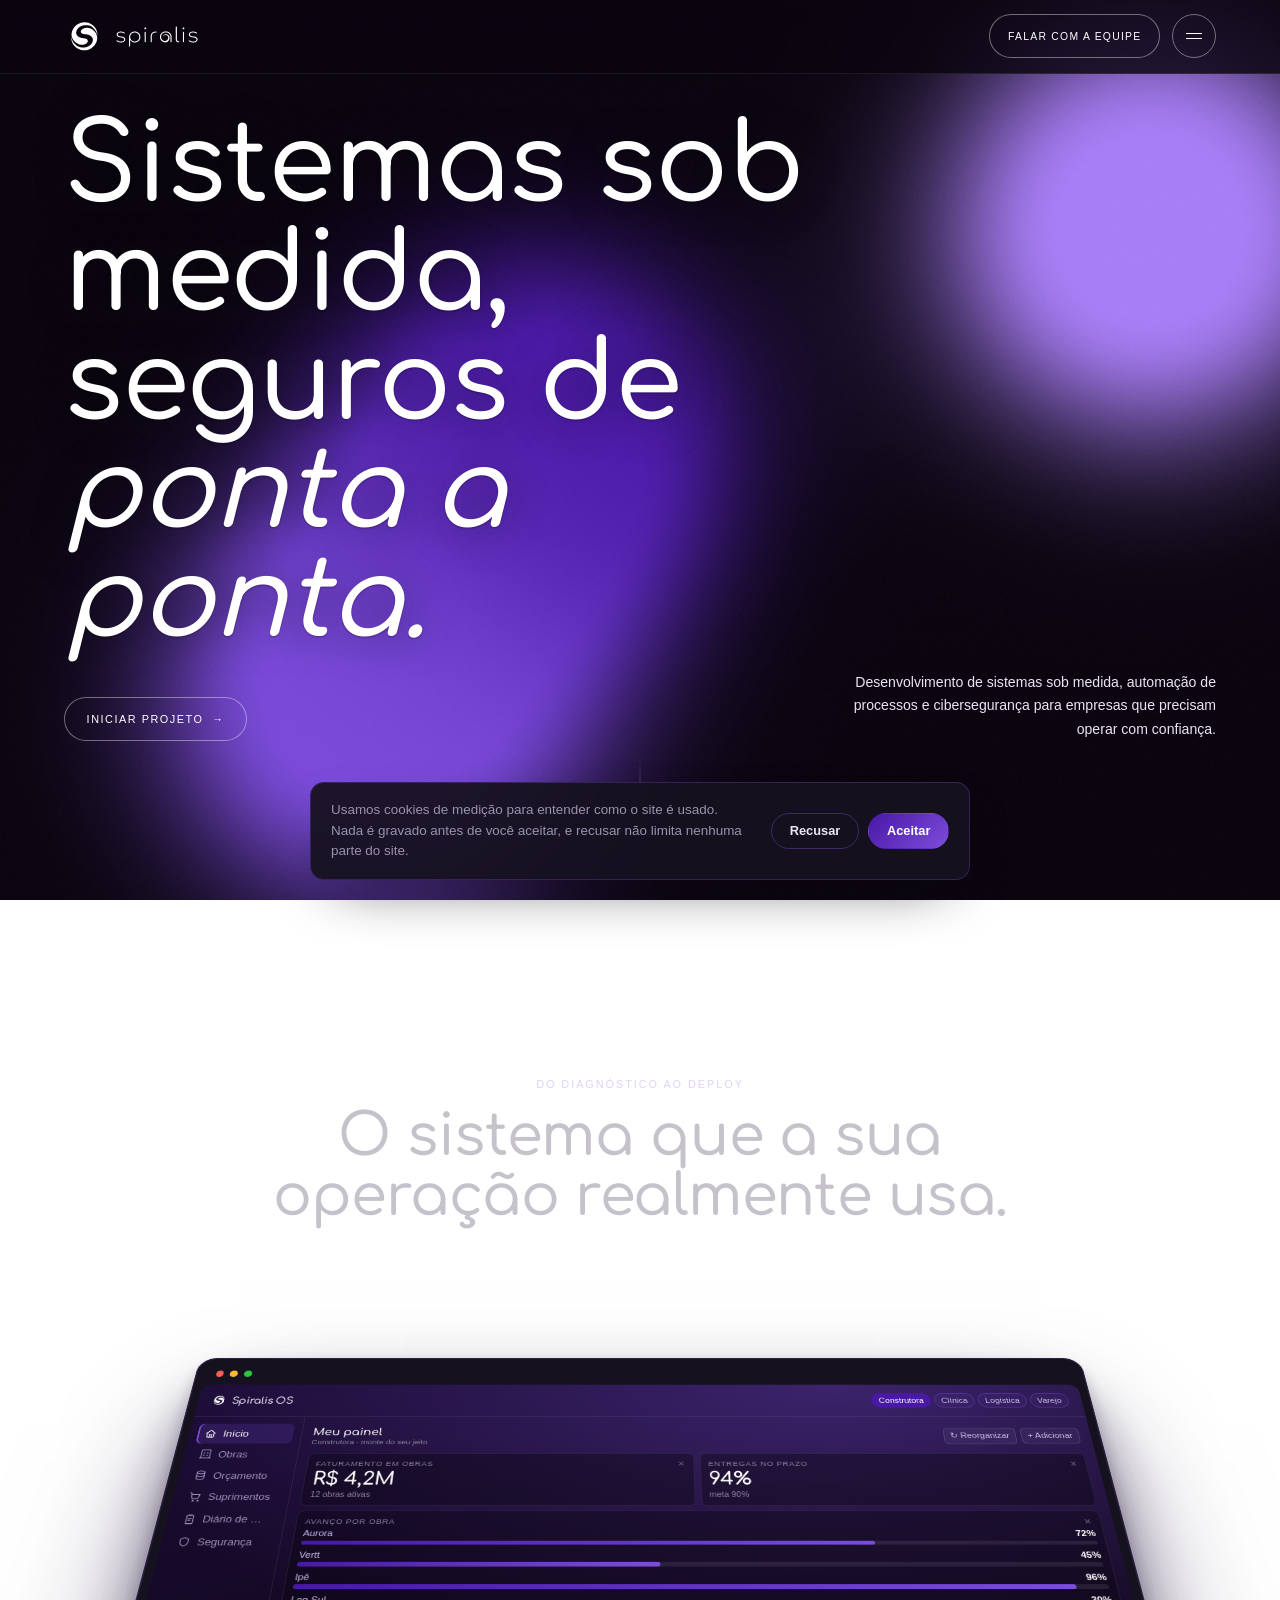
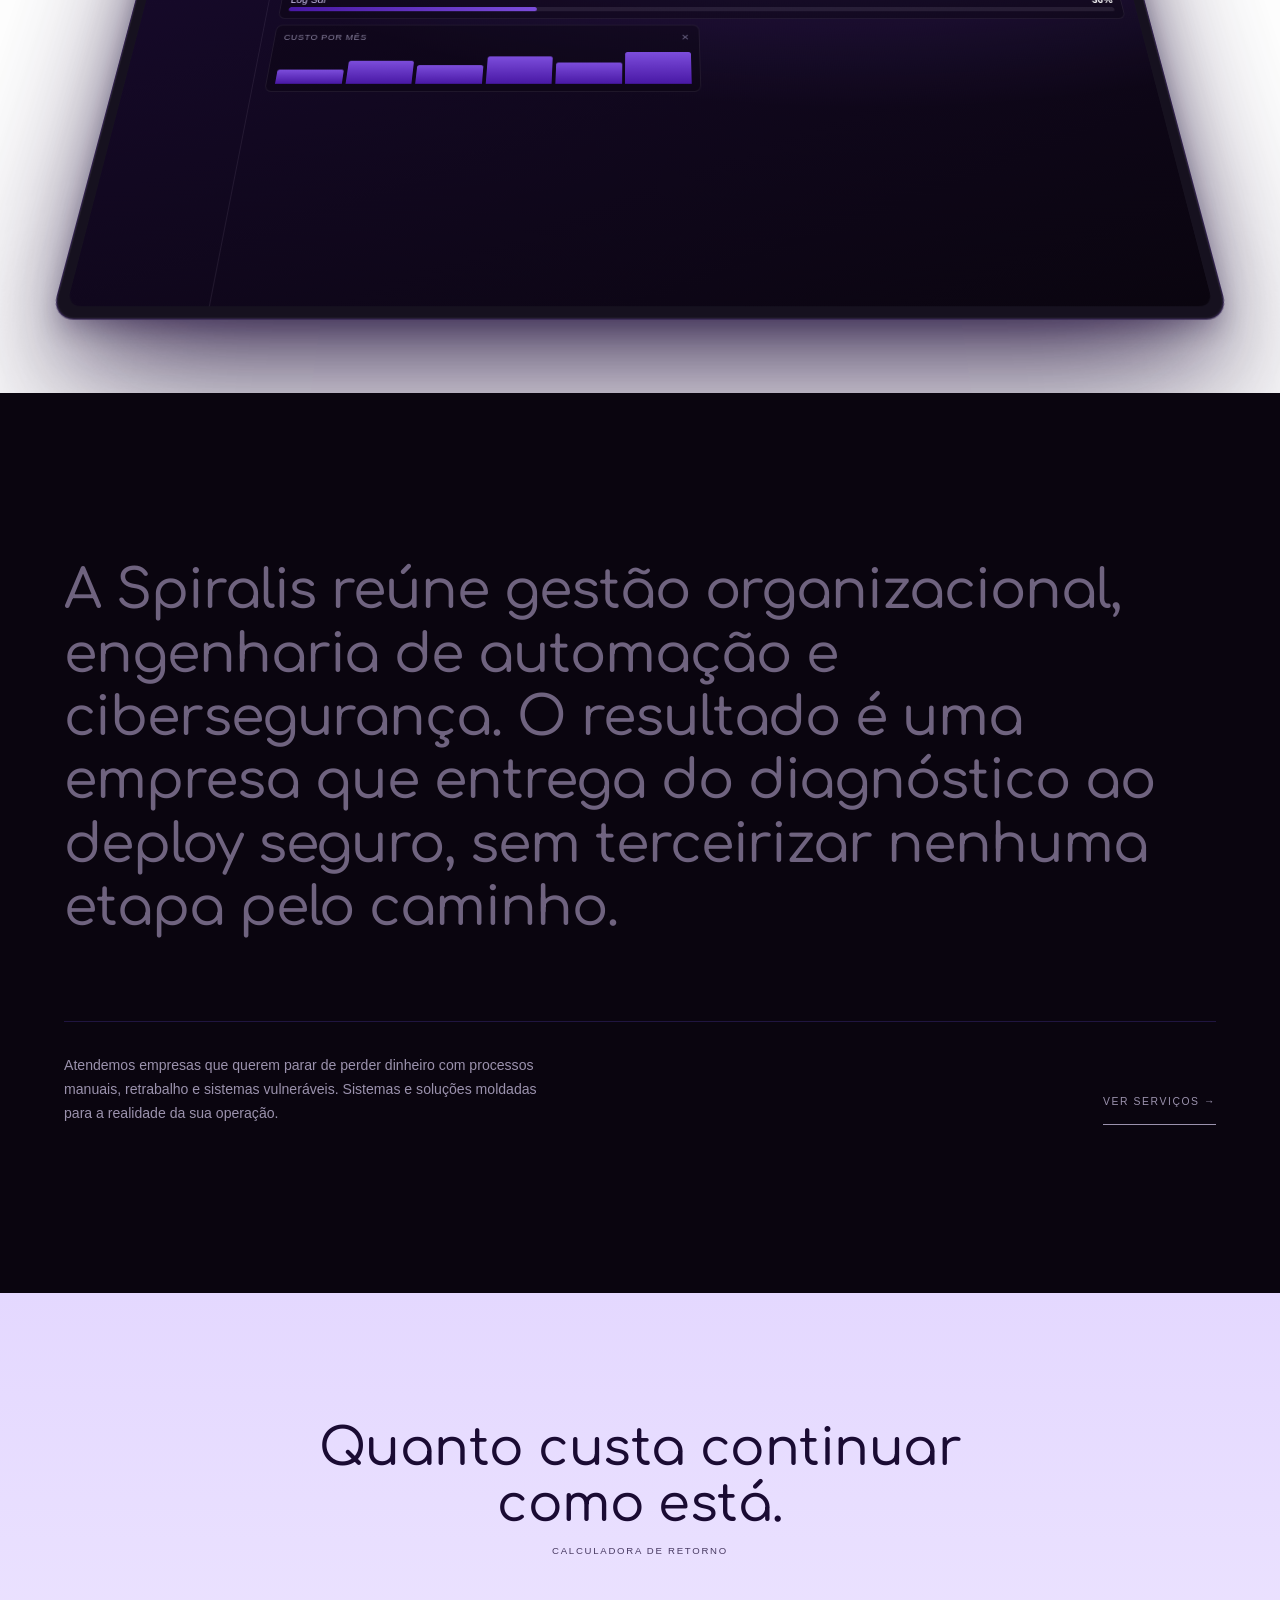
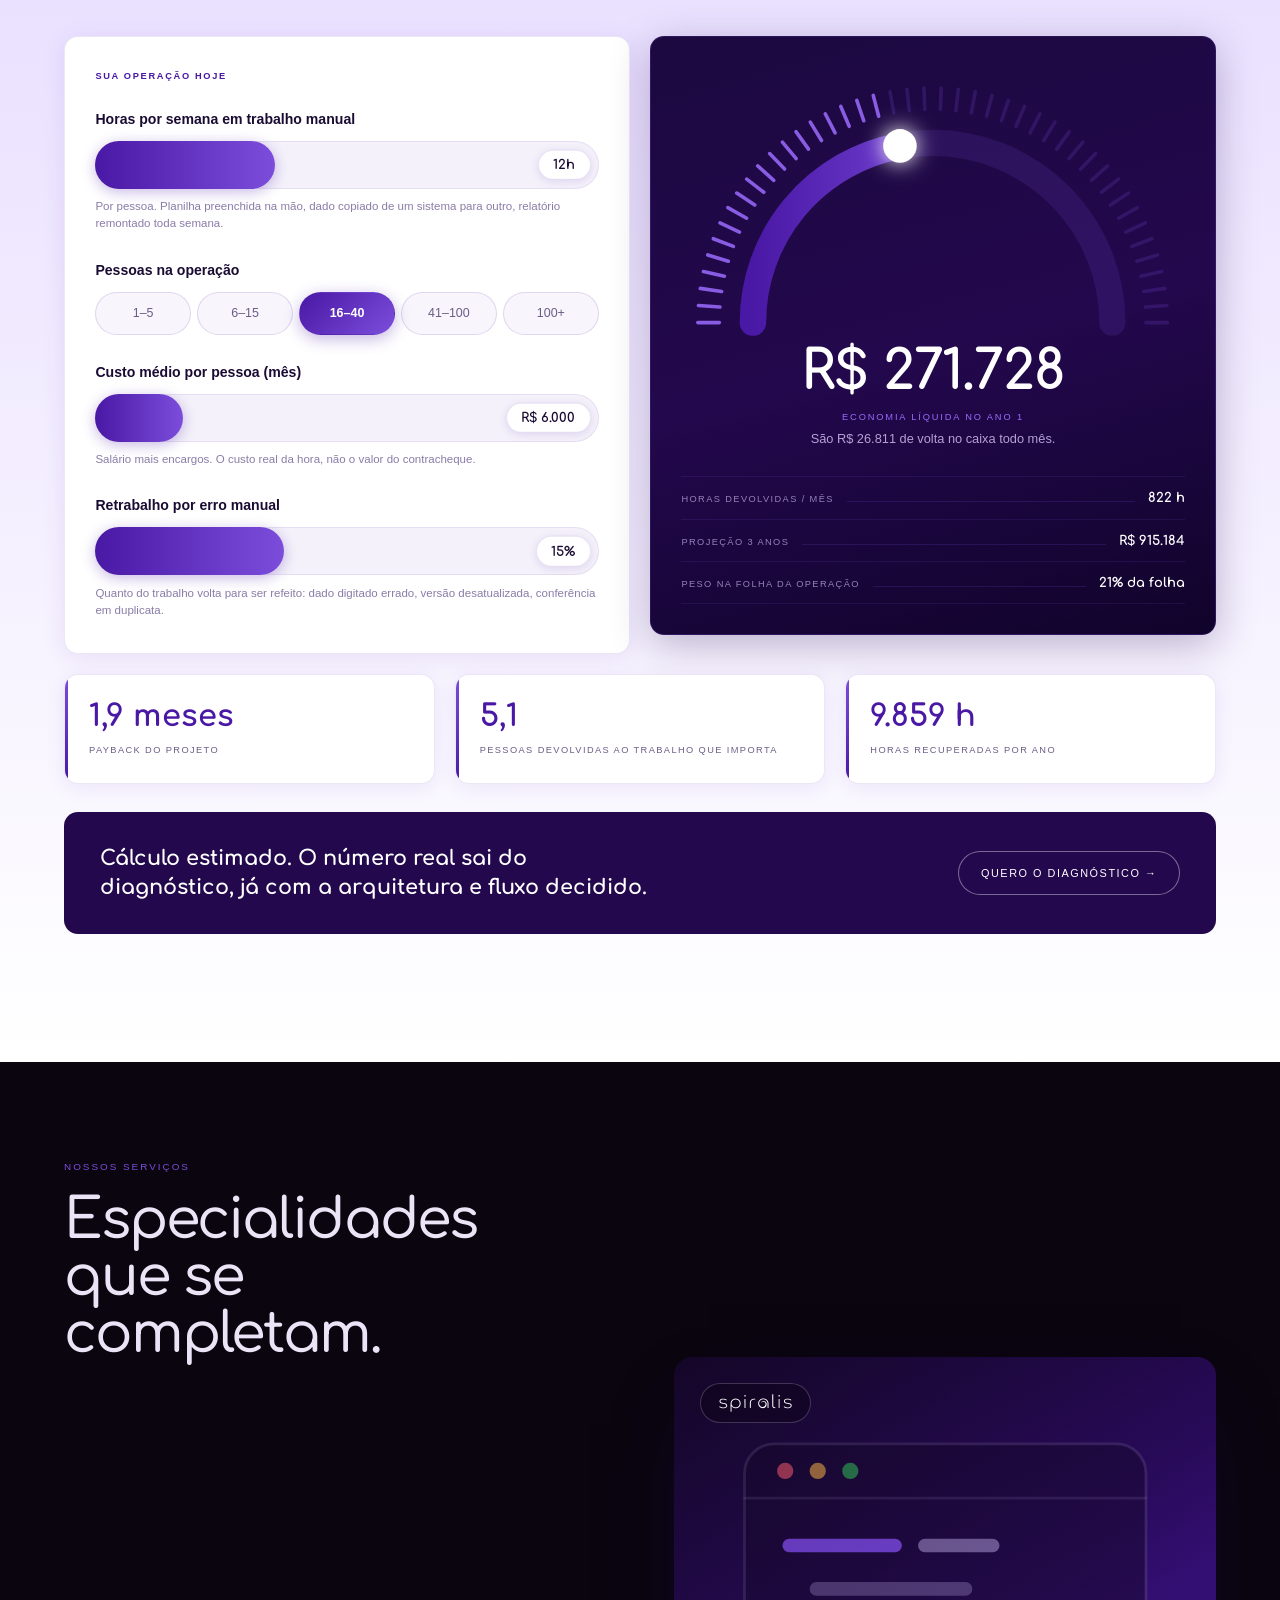
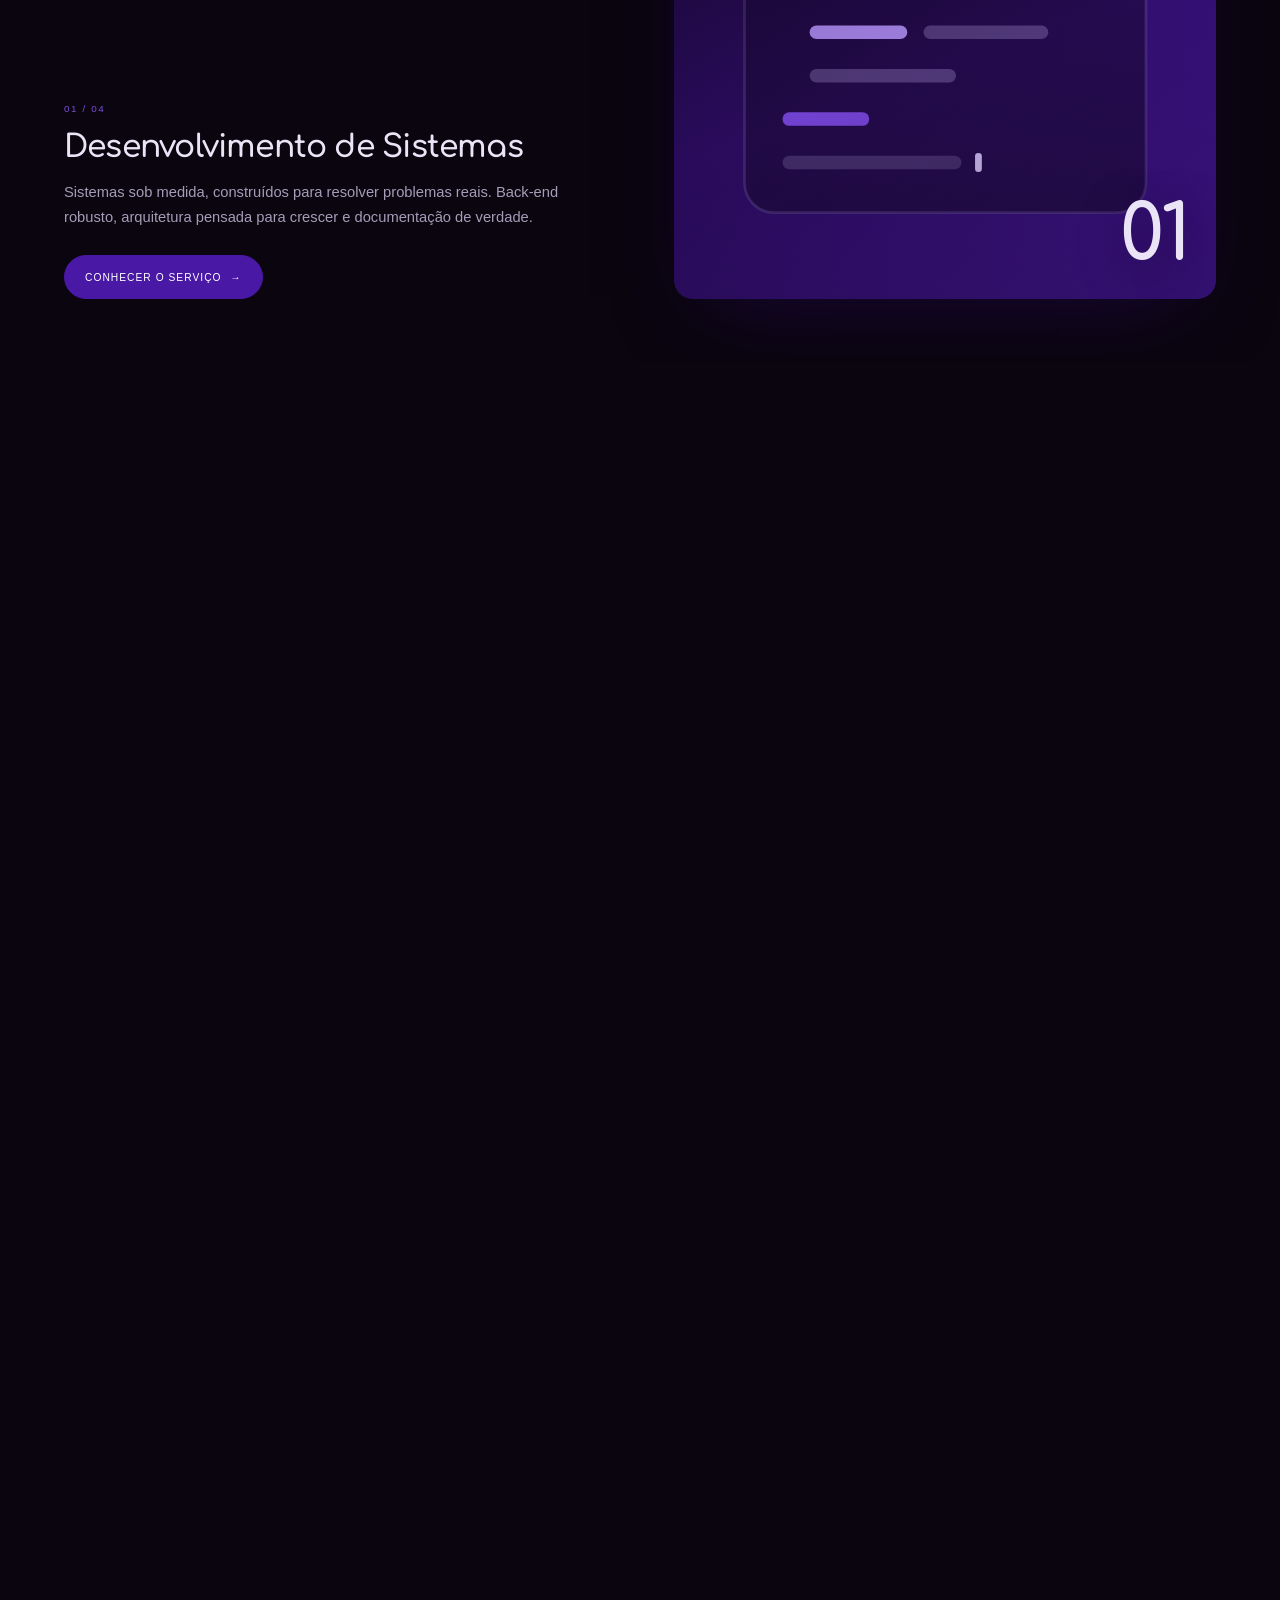
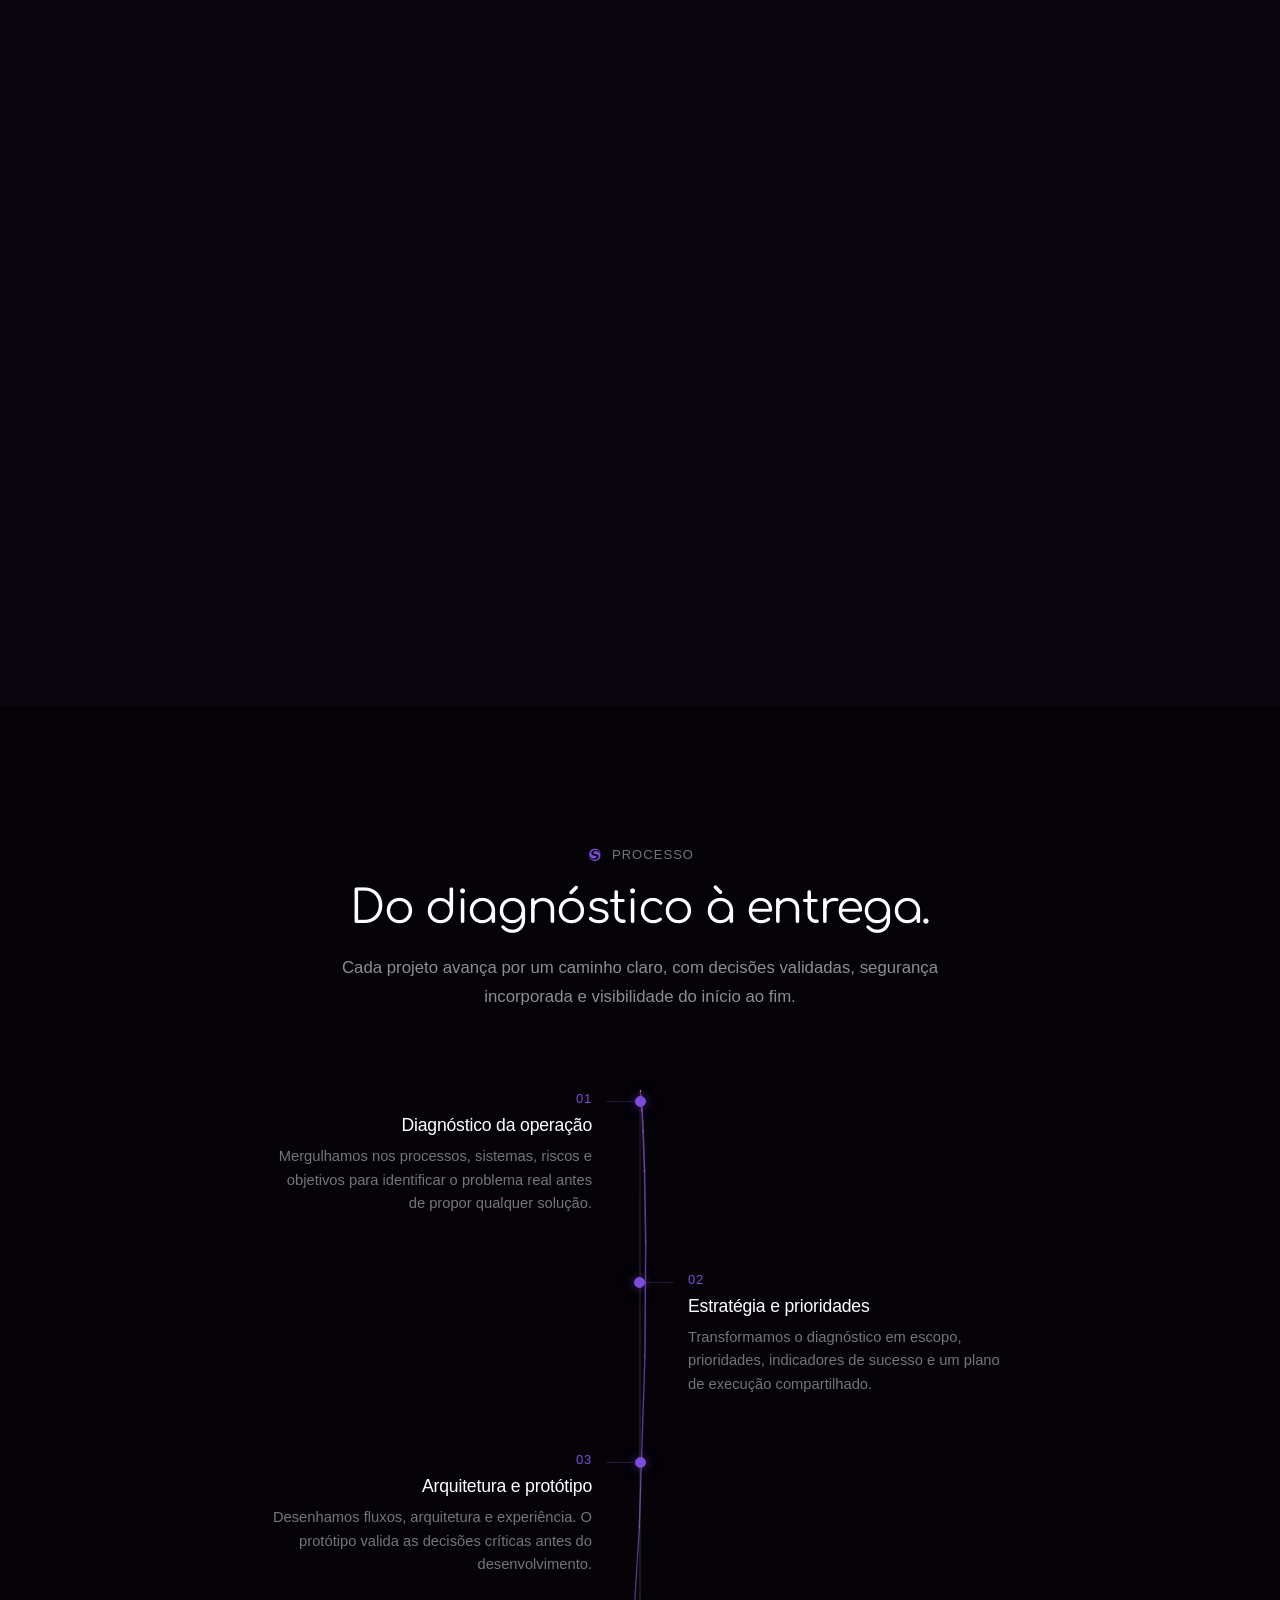
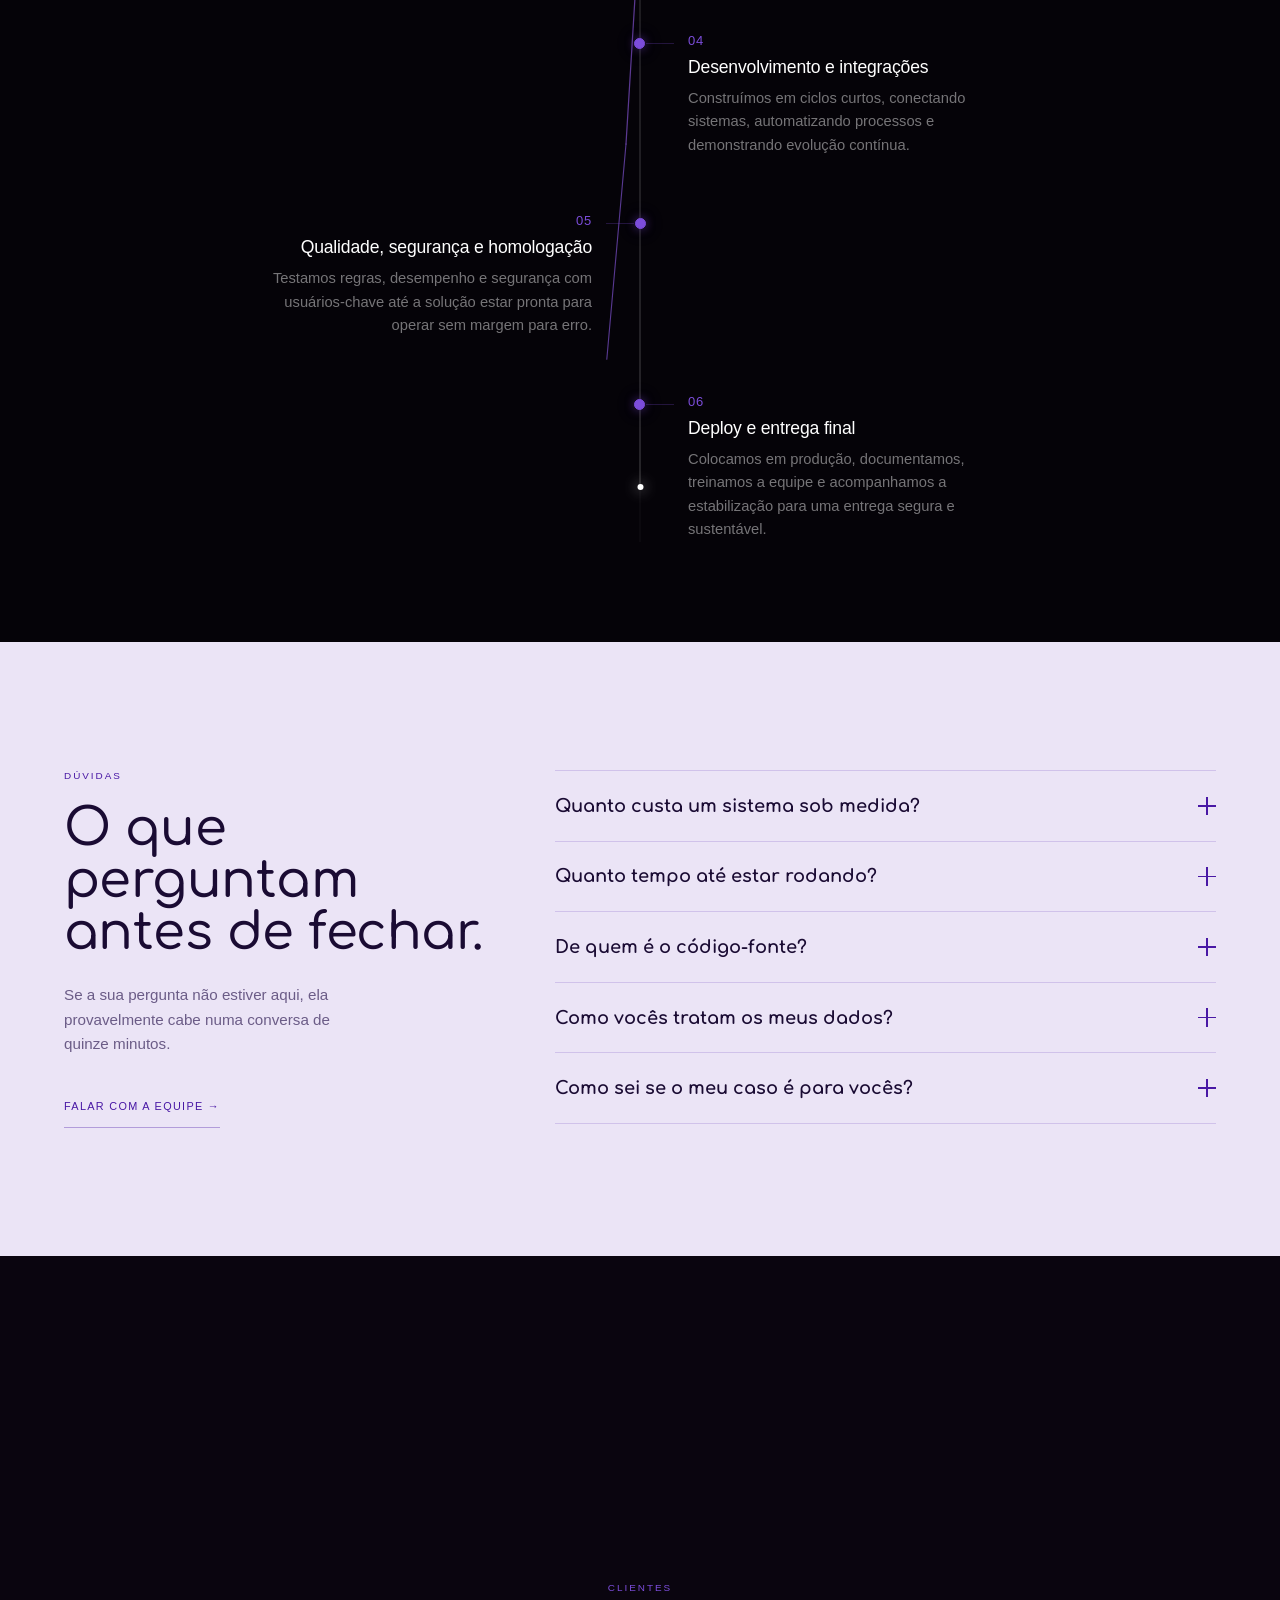
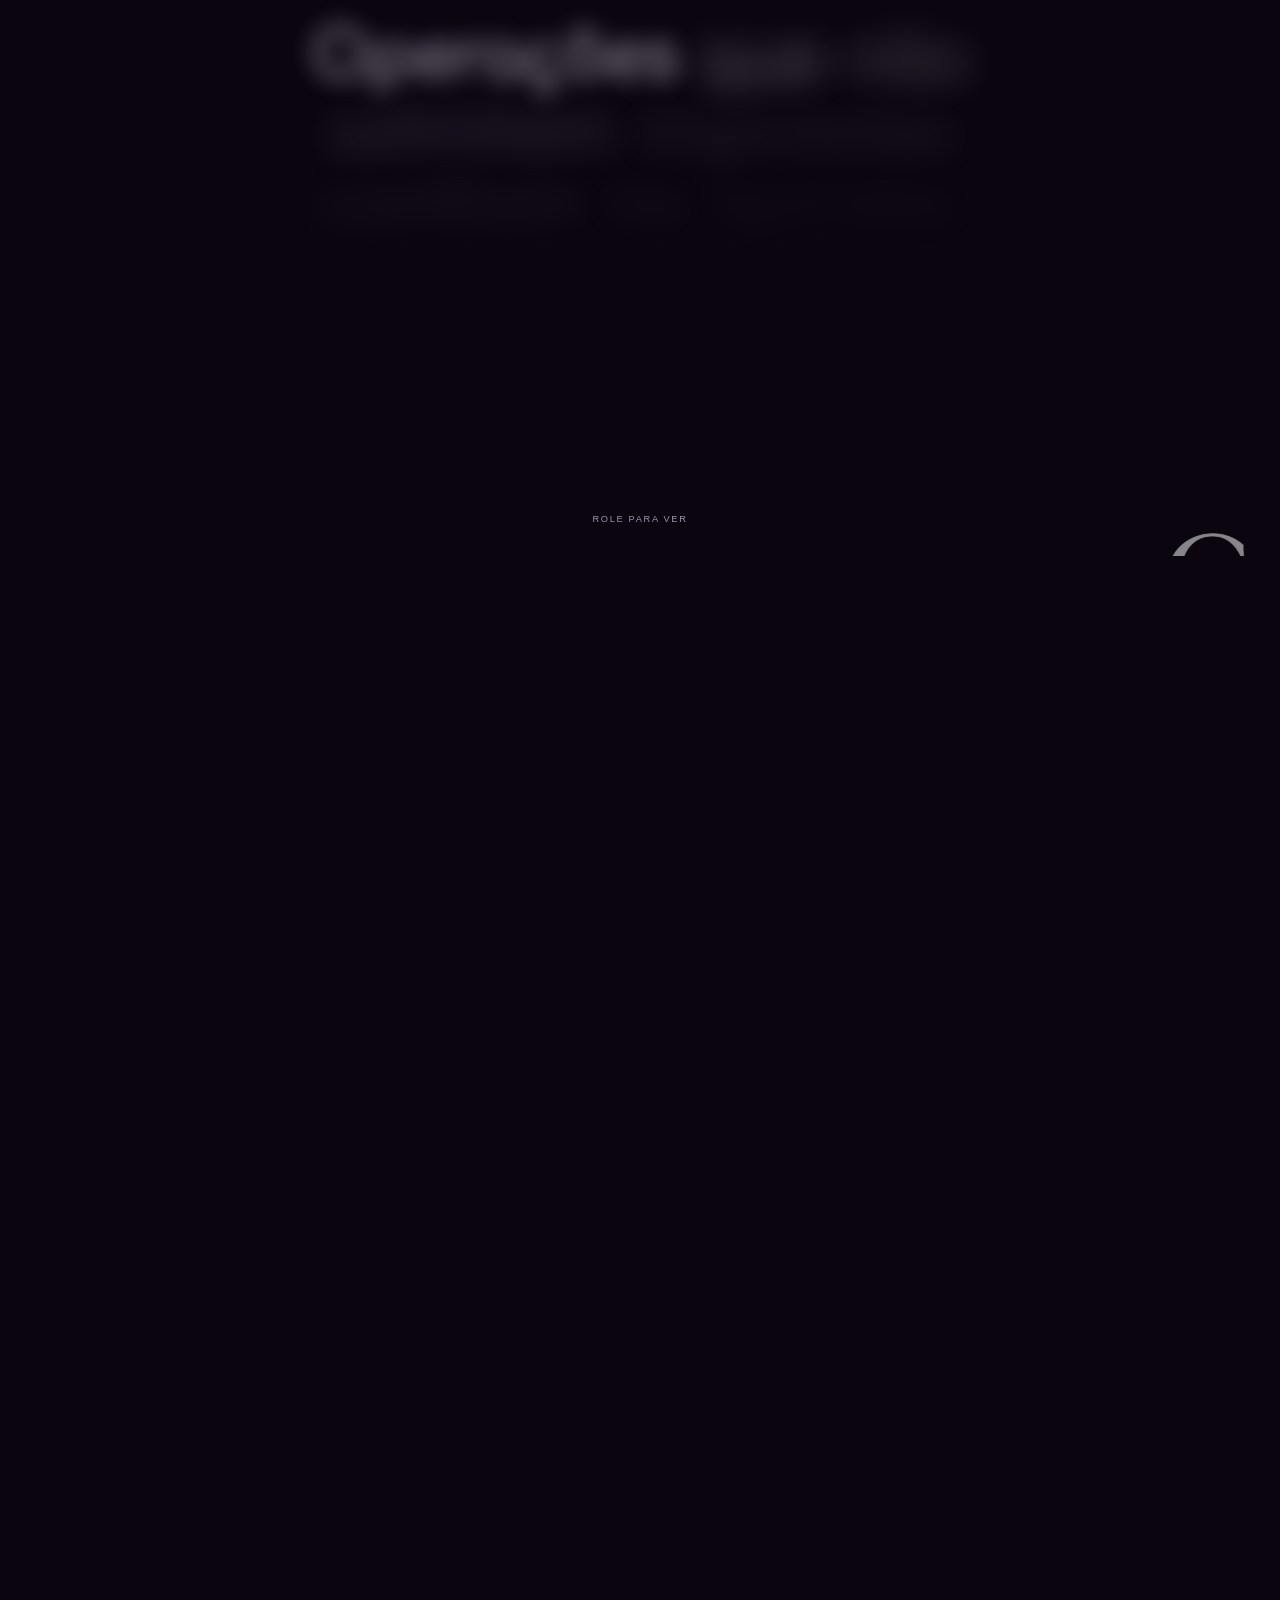
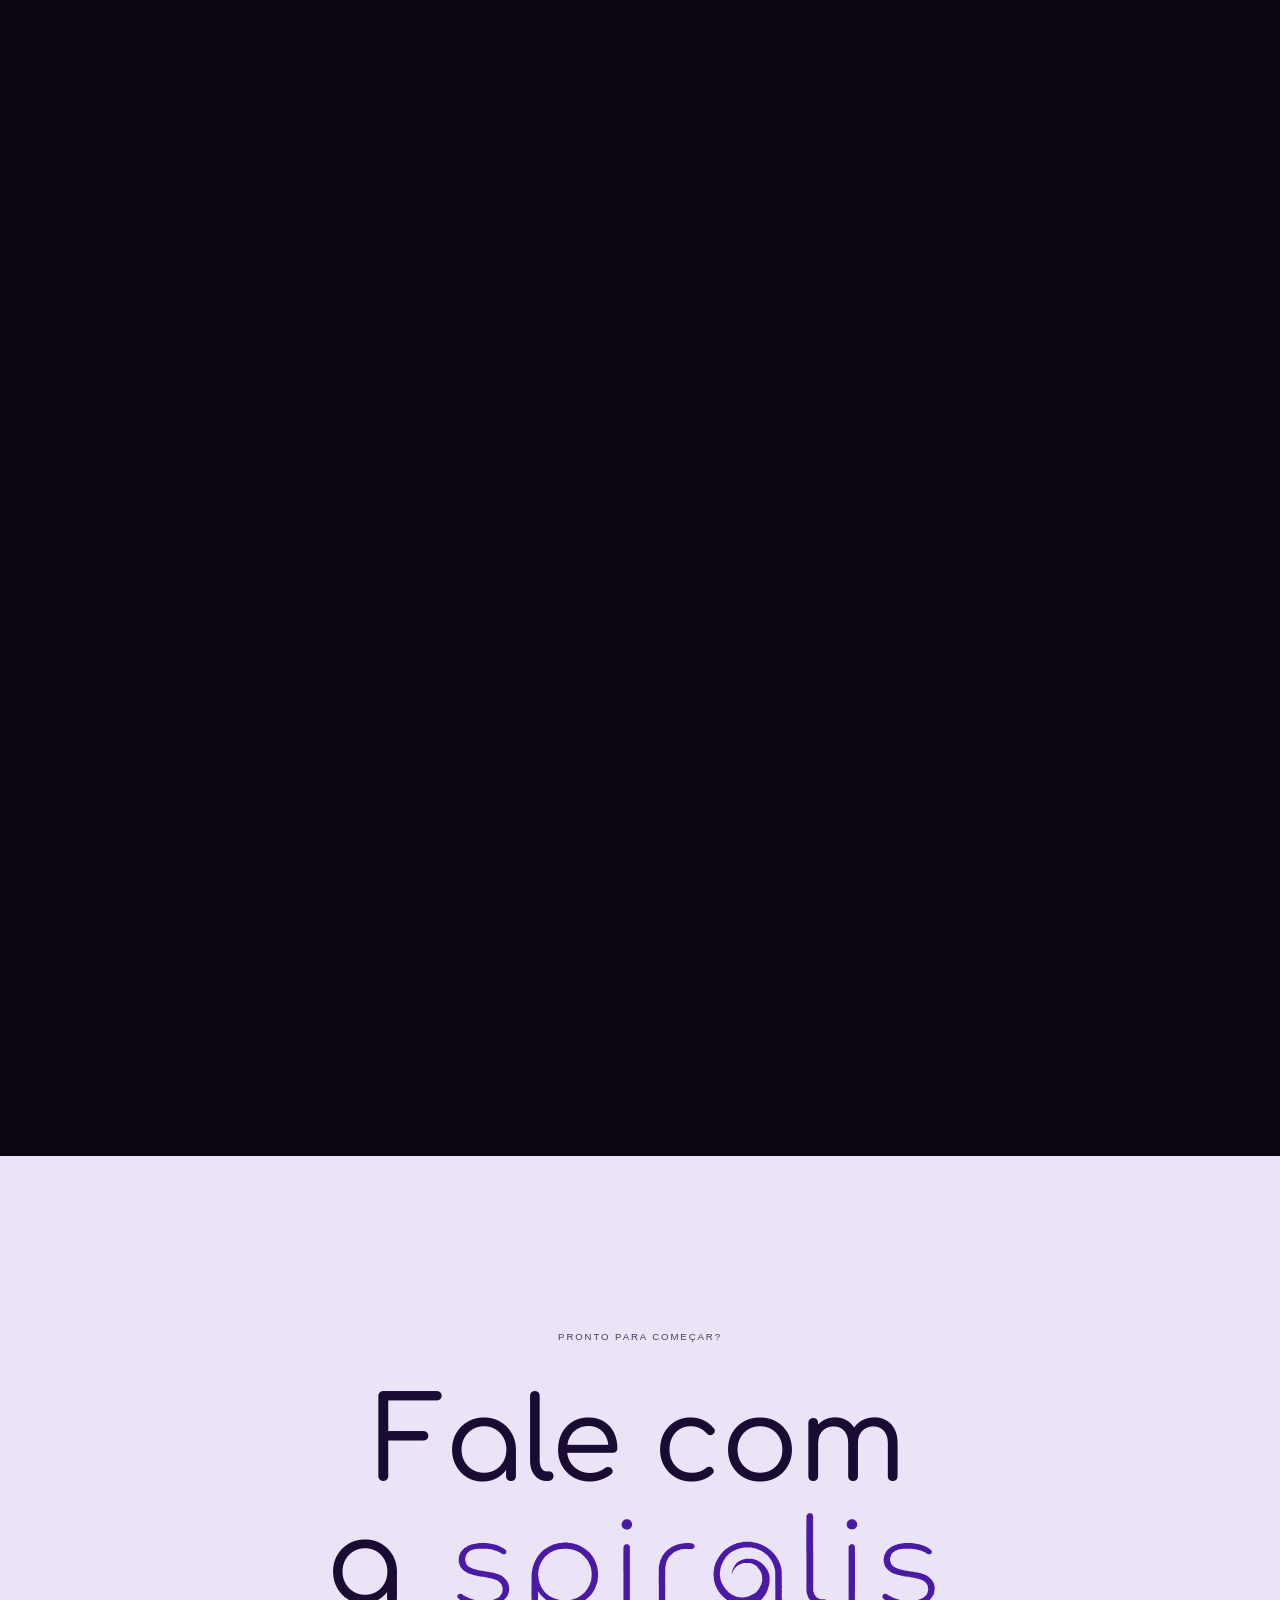
<file: index.html>
<!DOCTYPE html>
<!--
  data-motion controla se o site consulta "reduzir movimento" do sistema.

    completo  (atual) — anima sempre, ignorando a preferência do sistema
    sistema            — respeita a preferência, degradando para versões estáticas

  Está em "completo" por decisão do dono do site: no iOS a economia de bateria
  e o Reduzir Movimento ligam essa preferência sozinhos, e a página inteira
  virava um documento parado no celular. Trocar o valor abaixo é o único passo
  para voltar atrás — CSS e JS leem este mesmo atributo.
-->
<html lang="pt-BR" data-theme="dark" data-motion="completo">
<head>
  <meta charset="UTF-8">
  <meta name="viewport" content="width=device-width, initial-scale=1.0">
  <title>Spiralis — Sistemas, Automação e Cibersegurança</title>
  <meta name="description" content="Sistemas sob medida, automação de processos e cibersegurança para empresas que operam sem margem para erro.">
  <meta name="theme-color" content="#0A050F">
  <meta name="robots" content="index, follow">
  <!-- Endereço único da página. Sem isto o Google trata www e raiz como duas
       páginas idênticas e divide a força de ranqueamento entre as duas. O
       .htaccess redireciona de fato; esta tag declara qual é a boa. -->
  <link rel="canonical" href="https://spiraliscompany.com.br/">
  <meta property="og:type" content="website">
  <meta property="og:locale" content="pt_BR">
  <meta property="og:site_name" content="Spiralis">
  <meta property="og:url" content="https://spiraliscompany.com.br/">
  <meta property="og:title" content="Spiralis — Sistemas, Automação e Cibersegurança">
  <meta property="og:description" content="Do diagnóstico ao deploy: sistemas sob medida, automação e segurança incorporada em cada etapa.">
  <!-- Card de compartilhamento: a marca branca sobre o violeta da Spiralis.
       A URL precisa ser absoluta — WhatsApp, LinkedIn e Facebook não resolvem
       caminho relativo e mostram o card sem imagem. Gerado a partir de
       _og-card.html em 1200x630; para trocar, edita lá e rasteriza de novo. -->
  <meta property="og:image" content="https://spiraliscompany.com.br/og-spiralis.jpg">
  <meta property="og:image:type" content="image/jpeg">
  <meta property="og:image:width" content="1200">
  <meta property="og:image:height" content="630">
  <meta property="og:image:alt" content="Spiralis">
  <meta name="twitter:card" content="summary_large_image">
  <meta name="twitter:title" content="Spiralis — Sistemas, Automação e Cibersegurança">
  <meta name="twitter:description" content="Sistemas sob medida, automação de processos e cibersegurança ponta a ponta.">
  <meta name="twitter:image" content="https://spiraliscompany.com.br/og-spiralis.jpg">
  <meta name="twitter:image:alt" content="Spiralis">
  <link rel="icon" href="spiralis-simbolo-branco.svg" type="image/svg+xml">
  <!-- iOS ignora favicon SVG: precisa de PNG para o atalho na tela de início -->
  <link rel="apple-touch-icon" href="apple-touch-icon.png">
  <script>
    /* Fonte única sobre movimento, lida por todos os scripts abaixo. O CSS lê
       o mesmo data-motion do <html>, onde está a explicação da escolha. */
    window.movimentoReduzido = function () {
      return document.documentElement.dataset.motion === 'sistema'
        && window.matchMedia('(prefers-reduced-motion: reduce)').matches;
    };
  </script>

  <!-- ══════════════ MEDIÇÃO (GA4) ══════════════
       O GA4 grava cookie e envia dado pessoal para fora do país, então sob a
       LGPD ele só pode disparar depois do aceite. O Consent Mode v2 abaixo
       nega tudo ANTES do gtag carregar: sem aceite o Google recebe no máximo
       um ping sem cookie e sem identificador. O aceite fica no localStorage,
       e o banner só aparece para quem ainda não respondeu.

       Para ativar: troque GA_ID pelo ID da propriedade (Admin > Fluxos de
       dados > Web). Enquanto for o placeholder, nada é carregado. -->
  <script>
    window.GA_ID = 'G-4MDY5CN006';   // propriedade spiraliscompany.com.br

    window.dataLayer = window.dataLayer || [];
    function gtag(){ dataLayer.push(arguments); }
    window.gtag = gtag;

    (function () {
      var CHAVE = 'spiralis:consentimento';
      var salvo = null;
      try { salvo = localStorage.getItem(CHAVE); } catch (e) { /* modo privado */ }

      /* Negado por padrão: o default precisa ser registrado antes de qualquer
         evento, senão o primeiro hit sai antes da decisão do visitante. */
      gtag('consent', 'default', {
        ad_storage: 'denied',
        ad_user_data: 'denied',
        ad_personalization: 'denied',
        analytics_storage: salvo === 'aceito' ? 'granted' : 'denied',
        wait_for_update: 500
      });

      window.spiralisConsentimento = {
        chave: CHAVE,
        estado: salvo,
        /* 'aceito' libera o cookie de analytics; 'recusado' mantém negado e
           só encerra o banner. Nos dois casos a resposta é registrada para
           não perguntar de novo a cada visita. */
        responder: function (resposta) {
          this.estado = resposta;
          try { localStorage.setItem(CHAVE, resposta); } catch (e) {}
          gtag('consent', 'update', {
            analytics_storage: resposta === 'aceito' ? 'granted' : 'denied'
          });
        }
      };

      if (window.GA_ID.indexOf('XXXX') > -1) {
        console.warn('[Spiralis] GA4 ainda não configurado: troque GA_ID no index.html.');
        return;
      }

      var s = document.createElement('script');
      s.async = true;
      s.src = 'https://www.googletagmanager.com/gtag/js?id=' + window.GA_ID;
      document.head.appendChild(s);

      gtag('js', new Date());
      /* anonymize_ip corta o último octeto antes de gravar: reduz o dado
         pessoal que sai do país, que é o ponto sensível sob a LGPD. */
      gtag('config', window.GA_ID, { anonymize_ip: true });
    })();
  </script>
  <script type="application/ld+json">
    {
      "@context": "https://schema.org",
      "@type": "Organization",
      "name": "Spiralis",
      "description": "Sistemas sob medida, automação de processos e cibersegurança para empresas.",
      "email": "contato@spiraliscompany.com.br"
    }
  </script>
  <link rel="preconnect" href="https://fonts.googleapis.com">
  <link rel="preconnect" href="https://fonts.gstatic.com" crossorigin>
  <link rel="preconnect" href="https://images.unsplash.com">
  <link href="https://fonts.googleapis.com/css2?family=Comfortaa:wght@300;400;500;600;700&display=swap" rel="stylesheet">
  <link rel="stylesheet" href="menu.css">
  <script src="gsap.min.js"></script>
  <script src="ScrollTrigger.min.js"></script>
  <script src="ScrollToPlugin.min.js"></script>
  <!-- ══════════════ TRAVA DE ANIMAÇÃO ══════════════
       Decide o quanto o CSS pode esconder. Só as regras escritas sob
       html.js-anim deixam conteúdo em opacity 0 esperando o GSAP revelar, e
       a classe só entra se o GSAP e os dois plugins realmente carregaram.

       Sem esta trava um gsap.min.js que não chega — cache do Pages servindo
       resposta vazia, MIME errado barrado pelo nosniff, bloqueador de anúncio,
       rede que cai no meio — derruba a primeira linha do script principal em
       "gsap is not defined". Como a revelação do título do hero e da
       calculadora mora nesse mesmo script, os dois ficavam invisíveis para
       sempre: a página de pé, com a primeira seção sem texto e a calculadora
       sem aparecer. Animação é enfeite. Quando ela não pode rodar o conteúdo
       entra parado, nunca some. -->
  <script>
    (function () {
      var raiz = document.documentElement;
      if (window.gsap && window.ScrollTrigger && window.ScrollToPlugin) {
        raiz.classList.add('js-anim');
      }

      /* Rede de segurança para o outro caminho: o GSAP carregou, a classe
         entrou, e o script principal morreu no meio — depois de o próprio
         GSAP já ter escrito opacity:0 em estilo inline, que nenhuma regra de
         CSS desfaz. Tira a classe e limpa o inline do que carrega texto. */
      window.spiralisRevelar = function () {
        if (raiz.dataset.revelado === '1') return;
        raiz.dataset.revelado = '1';
        raiz.classList.remove('js-anim');
        var alvos = '.hero-heading .blur-word, .fade-in, .svc-copy, .svc-media,' +
                    '.journey-event-body, .clients-word, .about-text-large .char';
        Array.prototype.forEach.call(document.querySelectorAll(alvos), function (el) {
          el.style.opacity   = '1';
          el.style.filter    = 'none';
          el.style.transform = 'none';
          el.style.color     = '';
        });
        Array.prototype.forEach.call(
          document.querySelectorAll('.journey-event'),
          function (el) { el.classList.add('visible'); }
        );
      };

      /* O try do script principal não pega erro assíncrono — o que estoura
         dentro de um callback do ScrollTrigger ou de um requestAnimationFrame.
         Este ouvinte pega, mas só age se o título do hero ainda estiver
         invisível: é a prova de que a revelação não chegou a acontecer. Um
         erro depois disso, vindo do modal ou do popup, não mexe na página. */
      window.addEventListener('error', function () {
        var palavra = document.querySelector('.hero-heading .blur-word');
        if (palavra && parseFloat(getComputedStyle(palavra).opacity) < 0.05) {
          window.spiralisRevelar();
        }
      });
    })();
  </script>
  <style>
    *, *::before, *::after { box-sizing: border-box; margin: 0; padding: 0; }
    html { scroll-behavior: auto; scroll-padding-top: 5.5rem; }
    img, video { display: block; max-width: 100%; }
    a { text-decoration: none; color: inherit; }
    :focus-visible { outline: 2px solid var(--violet-400); outline-offset: 4px; }
    .skip-link {
      position: fixed; top: -100px; left: 1rem; z-index: 11000;
      padding: .75rem 1rem; border-radius: 4px;
      background: white; color: var(--ink-deep);
      font: 600 .85rem/1 var(--ff-body);
    }
    .skip-link:focus { top: 1rem; }

    :root {
      /* ── Spiralis brand palette ─────────────── */
      --bg:        #0A050F;   /* Midnight  */
      --ink:       #16111F;   /* Ink panel */
      --text:      #EBE4F6;   /* Mist      */
      --text-dim:  #9B92AD;   /* Slate     */
      --ink-deep:  #1A0B33;   /* deep violet text on light */

      --violet-900: #23084D;
      --violet-800: #330F6E;
      --violet:     #4918A5;  /* Spiralis Violet — primary */
      --violet-400: #7C4DDB;  /* bright violet  */
      --violet-100: #E4D8FF;
      --accent:     #7C4DDB;  /* bright violet accent */

      --gray:      var(--violet-400);
      --cream:     #EBE4F6;   /* Mist (light sections) */
      --paper:     #FFFFFF;

      /* Duas fontes da marca: Comfortaa (primária) · Helvetica (secundária) */
      --ff-head:    'Comfortaa', sans-serif;
      --ff-body:    'Helvetica Neue', Helvetica, Arial, sans-serif;
      --ff-mono:    'Helvetica Neue', Helvetica, Arial, sans-serif;
      --ff-display: 'Comfortaa', sans-serif;
      --ff-section: 'Comfortaa', sans-serif;

      --ease-soft: cubic-bezier(.22,1,.36,1);
      --ease-expo: cubic-bezier(.76,0,.24,1);
      --gutter: clamp(1.5rem, 5vw, 5rem);
    }

    body {
      font-family: var(--ff-body);
      background: var(--bg);
      color: var(--text);
      overflow-x: hidden;
    }

    /* ── LOADER ─────────────────────────────────── */
    #loader {
      position: fixed; inset: 0; z-index: 9999;
      display: flex; flex-direction: column;
      animation: loaderDone 0s 1.3s forwards;
    }
    @keyframes loaderDone { to { visibility: hidden; pointer-events: none; } }
    .loader-belt {
      flex: 1;
      background: linear-gradient(to bottom,
        var(--violet-900) 0%,
        var(--violet-800) 30%,
        var(--violet) 55%,
        var(--violet-400) 80%,
        var(--violet-800) 100%
      );
      background-attachment: fixed;
      background-size: 100vw 100vh;
      transform-origin: bottom;
      animation: beltCollapse 0.55s var(--ease-expo) forwards;
    }
    .loader-belt:nth-child(1) { animation-delay: 0.50s; }
    .loader-belt:nth-child(2) { animation-delay: 0.56s; }
    .loader-belt:nth-child(3) { animation-delay: 0.62s; }
    .loader-belt:nth-child(4) { animation-delay: 0.68s; }
    .loader-belt:nth-child(5) { animation-delay: 0.74s; }
    @keyframes beltCollapse { to { transform: scaleY(0); } }
    #loader-logo {
      position: fixed; top: 50%; left: 50%;
      transform: translate(-50%,-50%); z-index: 10000;
      display: flex; align-items: center; gap: .7rem;
      font-family: var(--ff-display); font-weight: 700;
      font-size: clamp(3.2rem, 8vw, 6rem);
      letter-spacing: -.02em; color: var(--paper);
      animation: lFade .3s ease 0s both, lOut .28s ease .5s forwards;
    }
    #loader-logo .mark { width: 1.05em; height: 1.05em; }
    #loader-counter {
      position: fixed; bottom: 3rem; left: 50%;
      transform: translateX(-50%); z-index: 10000;
      font-family: var(--ff-mono); font-size: .75rem;
      letter-spacing: .1em; color: var(--text-dim);
      animation: lFade .25s ease 0s both, lOut .28s ease .5s forwards;
    }
    @keyframes lFade { from { opacity: 0; } to { opacity: 1; } }
    @keyframes lOut  { to   { opacity: 0; } }

    /* ── NAV ─────────────────────────────────────── */
    nav {
      position: fixed; top: 0; left: 0; right: 0;
      z-index: 1000; display: grid;
      grid-template-columns: 1fr auto;
      align-items: center;
      min-height: 72px;
      padding: .9rem var(--gutter);
      color: white;
      background: rgba(10,5,15,.82);
      border-bottom: 1px solid rgba(255,255,255,.08);
      backdrop-filter: blur(14px) saturate(125%);
      -webkit-backdrop-filter: blur(14px) saturate(125%);
      transition: background-color .25s ease, border-color .25s ease;
    }
    /* ── BRAND MARK ──────────────────────────────── */
    .mark { display: inline-block; vertical-align: middle; }
    .brand-lockup { display: flex; align-items: center; gap: .55rem; }
    .wordmark { display: block; width: auto; }
    #loader-logo .wordmark { height: .82em; }
    .nav-logo .wordmark  { height: .9em; }
    .footer-logo .wordmark { height: .8em; }

    .nav-logo {
      font-family: var(--ff-display); font-weight: 700;
      font-size: 1.72rem; letter-spacing: -.01em; color: white;
      justify-self: start;
    }
    .nav-logo .mark { width: 1.5em; height: 1.5em; }
    .nav-right {
      display: flex; gap: .75rem; align-items: center;
      justify-self: end;
    }
    /* .nav-pill herda o botão padrão; o ajuste de escala fica junto
       do bloco base, para não depender da ordem das regras. */
    /* Botão e painel do menu: menu.css */
    nav.is-over-light {
      color: var(--ink-deep);
      background: rgba(255,255,255,.9);
      border-bottom-color: rgba(35,8,77,.12);
    }
    nav.is-over-light .nav-logo { color: var(--ink-deep); }
    nav.is-over-light #nav-menu-toggle { border-color: rgba(35,8,77,.28); }
    nav.is-over-light .wordmark { filter: invert(1) brightness(.16); }
    /* Sobre seção clara a pílula inverte pelos tokens. Definir color ou
       background aqui venceria o hover do botão padrão por especificidade
       e mataria o wipe, então o ajuste é só de token. */
    nav.is-over-light .nav-pill {
      --pill-line:      rgba(35,8,77,.28);
      --pill-text:      var(--ink-deep);
      --pill-fill:      var(--ink-deep);
      --pill-fill-text: #fff;
    }

    /* ── HERO ────────────────────────────────────── */
    #hero-section {
      position: relative; min-height: 100dvh;
      /* A espiral estática saiu: quem desenha o hero é o canvas WebGL da orbe.
         O gradiente abaixo só aparece quando o WebGL não sobe (aceleração de
         hardware desligada, GPU na blocklist), para o hero não virar um bloco
         chapado. Ele fica sob o canvas e nunca é visto no caminho feliz. */
      background:
        radial-gradient(58% 62% at 76% 55%, rgba(124,77,219,.42), rgba(124,77,219,0) 70%),
        var(--bg);
      display: flex; flex-direction: column;
      justify-content: space-between;
      padding: 7rem var(--gutter) 4rem;
      overflow: hidden;
    }
    #gradient-canvas {
      position: absolute; inset: 0;
      width: 100%; height: 100%;
      display: block; pointer-events: none;
      z-index: 0;
    }
    #hero-section::after {
      content: ''; position: absolute; inset: 0;
      background: var(--bg);
      z-index: 2; pointer-events: none;
      animation: heroReveal .8s var(--ease-soft) .85s forwards;
    }
    @keyframes heroReveal {
      from { opacity: 1; }
      to   { opacity: 0; }
    }
    #hero-section > * { position: relative; z-index: 3; }
    .hero-heading {
      font-family: var(--ff-section);
      font-size: clamp(3.2rem, 8.5vw, 8.5rem);
      font-weight: 500; line-height: 1.0;
      letter-spacing: -.01em; color: #ffffff;
      max-width: 65%;
      /* invisível no fundo escuro; garante legibilidade sobre a parte clara da orbe */
      text-shadow: 0 1px 2px rgba(10,5,15,.35), 0 4px 40px rgba(10,5,15,.45);
    }
    .hero-heading .blur-word { display: inline-block; }
    /* Escondido só quando há GSAP vivo para revelar (ver TRAVA DE ANIMAÇÃO). */
    html.js-anim .hero-heading .blur-word {
      opacity: 0; filter: blur(10px);
      transform: translateY(-24px);
      will-change: transform, filter, opacity;
    }
    .hero-heading em { display: inline; }
    /* acento distinguido só pelo itálico — branco, sempre legível sobre a orbe */
    .hero-blend { mix-blend-mode: normal; }
    .hero-heading em { font-style: italic; }
    @keyframes hReveal {
      from { opacity: 0; transform: translateY(28px); }
      to   { opacity: 1; transform: translateY(0); }
    }
    .hero-bottom {
      display: flex; justify-content: space-between; align-items: flex-end;
      opacity: 0;
      animation: hReveal .8s var(--ease-soft) 1.15s both;
    }
    /* ── BOTÃO PADRÃO ──────────────────────────────────────────────
       Pílula com preenchimento em wipe da esquerda para a direita.
       A mecânica mora só aqui; cada contexto ajusta as cores pelos
       tokens --pill-*. Para uma variante nova, redefina os tokens
       em vez de reescrever a regra.                                */
    .hero-cta-link,
    .nav-pill,
    .svc-link,
    .btn-fill,
    .btn-outline,
    .dx-go,
    .fm-go,
    .roi-close a {
      --pill-line:      rgba(255,255,255,.4);
      --pill-text:      #fff;
      --pill-fill:      #fff;
      --pill-fill-text: #000;

      display: inline-flex; align-items: center; justify-content: center;
      gap: .55rem; min-height: 44px;
      font-family: var(--ff-mono); font-size: .68rem;
      letter-spacing: .14em; text-transform: uppercase;
      color: var(--pill-text);
      background-color: transparent;
      background-image: linear-gradient(var(--pill-fill), var(--pill-fill));
      background-repeat: no-repeat;
      background-position: left center;
      background-size: 0 100%;
      border: 1px solid var(--pill-line);
      border-radius: 999px;
      padding: .7rem 1.35rem;
      white-space: nowrap;
      transition:
        background-size .45s var(--ease-expo),
        color .3s ease,
        border-color .3s ease;
    }
    .hero-cta-link:hover, .hero-cta-link:focus-visible,
    .nav-pill:hover,      .nav-pill:focus-visible,
    .svc-link:hover,      .svc-link:focus-visible,
    .btn-fill:hover,      .btn-fill:focus-visible,
    .btn-outline:hover,   .btn-outline:focus-visible,
    .dx-go:hover,         .dx-go:focus-visible,
    .fm-go:hover,         .fm-go:focus-visible,
    .roi-close a:hover,   .roi-close a:focus-visible {
      background-size: 100% 100%;
      color: var(--pill-fill-text);
      border-color: var(--pill-fill);
    }
    /* Variante preenchida: mesma mecânica, peso de ação principal */
    .svc-link,
    .btn-fill {
      --pill-line:      var(--violet);
      --pill-text:      #fff;
      --pill-fill:      var(--violet-900);
      --pill-fill-text: #fff;
      background-color: var(--violet);
    }
    /* Escala reduzida para caber na nav */
    .nav-pill {
      font-size: .65rem; letter-spacing: .12em;
      padding: .55rem 1.1rem;
    }
    .hero-cta-link .arr { display: inline-block; }
    .hero-info { text-align: right; max-width: 380px; }
    .hero-desc { font-size: clamp(.8rem,1.1vw,.95rem); line-height: 1.65; color: var(--text); }
    .hero-scroll {
      position: absolute; bottom: 0; left: 50%;
      transform: translateX(-50%);
      width: 1px; height: 80px;
      background: linear-gradient(to bottom, transparent, var(--text-dim));
      animation: lineGrow 1s var(--ease-soft) 3.1s both;
    }
    @keyframes lineGrow { from { height: 0; opacity: 0; } to { height: 80px; opacity: 1; } }

    /* ── HOME-ABOUT (char scrub) ─────────────────── */
    .home-about {
      position: relative; min-height: 100dvh;
      background: var(--bg);
      display: flex; flex-direction: column; justify-content: center;
      padding: 8rem var(--gutter); overflow: hidden;
    }
    .tr__container { max-width: 1400px; margin: 0 auto; width: 100%; }
    .about-text-large {
      font-family: var(--ff-head);
      font-size: clamp(2rem, 4.2vw, 5rem);
      font-weight: 500; line-height: 1.18;
      letter-spacing: -.02em;
    }
    .about-text-large .char { display: inline; }
    .about-bottom-row {
      display: flex; justify-content: space-between; align-items: flex-end;
      margin-top: 5rem; padding-top: 2rem;
      border-top: 1px solid #201540;
    }
    .about-sub {
      font-size: clamp(.8rem,1.1vw,.95rem); line-height: 1.7;
      color: var(--text-dim); max-width: 480px;
    }
    .about-link {
      display: inline-flex; align-items: center; min-height: 44px;
      font-family: var(--ff-mono); font-size: .65rem;
      letter-spacing: .15em; text-transform: uppercase;
      color: var(--text-dim);
      border-bottom: 1px solid var(--text-dim);
      padding-bottom: .2rem; white-space: nowrap;
    }

    /* ── KEYFACTS (light gradient) ───────────────── */
    #keyfacts-section {
      background: linear-gradient(0deg,#ffffff 0%,#E4D8FF 100%);
      padding: 8rem var(--gutter);
      position: relative; z-index: 20;
    }
    .kf-title { text-align: center; margin-bottom: 5rem; }
    .kf-title h2 {
      font-family: var(--ff-section);
      font-size: clamp(2rem,4vw,4.5rem);
      font-weight: 500; letter-spacing: -.01em;
      color: var(--ink-deep); line-height: 1.1;
    }
    .kf-label {
      margin-top: .75rem;
      font-family: var(--ff-mono); font-size: .6rem;
      letter-spacing: .18em; text-transform: uppercase; color: #493B63;
    }
    .carousel-hint {
      display: none;
      margin-top: 1rem;
      font-family: var(--ff-mono);
      font-size: .72rem;
      letter-spacing: .08em;
      text-transform: uppercase;
      color: #625676;
    }
    /* ── CALCULADORA DE RETORNO ───────────────── */
    .roi {
      max-width: 1160px; margin: 0 auto;
      display: grid;
      grid-template-columns: minmax(0,1fr) minmax(0,1fr);
      gap: 1.25rem; align-items: start;
    }
    .roi-card {
      background: #fff;
      border: 1px solid rgba(73,24,165,.10);
      border-radius: 14px;
      box-shadow: 0 4px 24px rgba(73,24,165,.09);
      padding: 2.1rem 1.9rem;
    }
    .roi-card-kicker {
      font-family: var(--ff-mono); font-size: .58rem;
      letter-spacing: .18em; text-transform: uppercase;
      color: var(--violet); font-weight: 700; margin-bottom: 1.8rem;
    }
    .roi-field { margin-bottom: 1.75rem; }
    .roi-field:last-child { margin-bottom: 0; }
    .roi-field-head { margin-bottom: .8rem; }
    .roi-label {
      font-family: var(--ff-body); font-size: .88rem;
      font-weight: 600; color: var(--ink-deep);
    }
    .roi-hint {
      font-family: var(--ff-body); font-size: .72rem;
      line-height: 1.5; color: #8A7CA8; margin-top: .6rem;
    }

    .roi-slider { position: relative; height: 3rem; }
    .roi-track {
      position: absolute; inset: 0; border-radius: 999px;
      background: rgba(73,24,165,.06);
      border: 1px solid rgba(73,24,165,.08);
    }
    .roi-fill {
      position: absolute; left: 0; top: 0; bottom: 0;
      min-width: 3rem; border-radius: 999px; pointer-events: none;
      background: linear-gradient(90deg, var(--violet), var(--violet-400));
      box-shadow: 0 3px 14px rgba(73,24,165,.30);
    }
    .roi-range {
      position: absolute; inset: 0; width: 100%; height: 100%;
      -webkit-appearance: none; appearance: none;
      background: transparent; cursor: pointer; margin: 0;
    }
    .roi-range:focus-visible {
      outline: 2px solid var(--violet-400);
      outline-offset: 3px; border-radius: 999px;
    }
    .roi-range::-webkit-slider-runnable-track { height: 3rem; background: transparent; }
    .roi-range::-webkit-slider-thumb {
      -webkit-appearance: none; appearance: none;
      width: 2.4rem; height: 3rem; background: transparent; border: none;
    }
    .roi-range::-moz-range-track { height: 3rem; background: transparent; border: none; }
    .roi-range::-moz-range-thumb {
      width: 2.4rem; height: 3rem; background: transparent;
      border: none; border-radius: 0;
    }
    .roi-chip {
      position: absolute; right: .5rem; top: 50%; transform: translateY(-50%);
      pointer-events: none;
      font-family: var(--ff-head); font-weight: 700; font-size: .82rem;
      color: var(--ink-deep); background: #fff;
      border: 1px solid rgba(73,24,165,.12);
      padding: .42rem .9rem; border-radius: 999px;
      font-variant-numeric: tabular-nums; white-space: nowrap;
      box-shadow: 0 2px 8px rgba(73,24,165,.12);
    }

    .roi-seg { display: grid; grid-template-columns: repeat(5,1fr); gap: .4rem; }
    .roi-seg button {
      font-family: var(--ff-body); font-size: .78rem; font-weight: 500;
      padding: .85rem .2rem; border-radius: 999px;
      border: 1px solid rgba(73,24,165,.14);
      background: rgba(73,24,165,.04); color: #6B5C86;
      cursor: pointer; white-space: nowrap;
      transition: background .22s var(--ease-soft), color .22s var(--ease-soft),
                  border-color .22s var(--ease-soft), box-shadow .22s var(--ease-soft);
    }
    .roi-seg button:hover { border-color: rgba(73,24,165,.34); color: var(--violet); }
    .roi-seg button[aria-pressed="true"] {
      background: linear-gradient(135deg, var(--violet), var(--violet-400));
      color: #fff; border-color: transparent; font-weight: 700;
      box-shadow: 0 4px 16px rgba(73,24,165,.32);
    }

    .roi-out {
      background: linear-gradient(165deg,#1C0940 0%, var(--violet-900) 52%, #10032A 100%);
      border: 1px solid rgba(124,77,219,.22);
      border-radius: 14px; padding: 2.1rem 1.9rem 1.9rem;
      box-shadow: 0 10px 40px rgba(35,8,77,.28);
    }
    .roi-gauge { width: 100%; display: block; margin-bottom: -.25rem; }
    .roi-big {
      font-family: var(--ff-head); font-weight: 700;
      font-size: clamp(2.2rem,4.6vw,3.4rem); line-height: 1;
      letter-spacing: -.02em; color: #fff; text-align: center;
      font-variant-numeric: tabular-nums;
    }
    /* Estado em que o projeto não se paga na escala informada */
    .roi-big.is-negativo {
      font-size: clamp(1.3rem,2.8vw,1.8rem);
      letter-spacing: 0; color: #C9B8EC;
    }
    .roi-big-label {
      margin-top: .8rem; text-align: center;
      font-family: var(--ff-mono); font-size: .58rem;
      letter-spacing: .2em; text-transform: uppercase; color: #9B6BFF;
    }
    .roi-big-sub {
      margin-top: .55rem; text-align: center;
      font-family: var(--ff-body); font-size: .8rem; color: #B4A2D6;
    }
    .roi-rows { margin-top: 1.9rem; }
    .roi-row {
      display: flex; align-items: baseline; gap: .8rem;
      padding: .82rem 0; border-top: 1px solid rgba(124,77,219,.14);
    }
    .roi-row:last-child { border-bottom: 1px solid rgba(124,77,219,.14); }
    .roi-row-k {
      font-family: var(--ff-mono); font-size: .58rem;
      letter-spacing: .15em; text-transform: uppercase; color: #9583B8;
    }
    .roi-row-line { flex: 1; height: 1px; background: rgba(124,77,219,.18); }
    .roi-row-v {
      font-family: var(--ff-head); font-weight: 700; font-size: .82rem;
      color: #fff; white-space: nowrap; font-variant-numeric: tabular-nums;
    }

    .roi-tiles {
      grid-column: 1 / -1;
      display: grid; grid-template-columns: repeat(3,1fr); gap: 1.25rem;
    }
    .roi-tile {
      background: #fff; border: 1px solid rgba(73,24,165,.10);
      border-radius: 14px; padding: 1.6rem 1.5rem;
      box-shadow: 0 4px 20px rgba(73,24,165,.08);
      position: relative; overflow: hidden;
    }
    .roi-tile::before {
      content: ''; position: absolute; left: 0; top: 0; bottom: 0; width: 3px;
      background: linear-gradient(to bottom, var(--violet-400), var(--violet));
    }
    .roi-tile-v {
      display: block; font-family: var(--ff-head); font-weight: 700;
      font-size: clamp(1.4rem,2.4vw,1.9rem); color: var(--violet);
      line-height: 1.1; font-variant-numeric: tabular-nums;
    }
    .roi-tile-k {
      display: block; margin-top: .6rem;
      font-family: var(--ff-mono); font-size: .58rem;
      letter-spacing: .15em; text-transform: uppercase; color: #6B5C86;
      line-height: 1.5;
    }

    .roi-close {
      grid-column: 1 / -1; margin-top: .5rem;
      background: var(--violet-900); border-radius: 14px;
      padding: 2rem 2.25rem;
      display: flex; align-items: center; justify-content: space-between;
      gap: 1.5rem; flex-wrap: wrap;
    }
    .roi-close p {
      font-family: var(--ff-head); font-weight: 700;
      font-size: clamp(1rem,1.9vw,1.3rem);
      color: #fff; line-height: 1.4; max-width: 46ch;
    }
    /* Herda o botão padrão; painel escuro, então mantém os tokens claros */

    @media (max-width: 980px) {
      .roi { grid-template-columns: 1fr; }
      .roi-tiles { grid-template-columns: 1fr; }
      .roi-close {
        flex-direction: column; align-items: flex-start;
        padding: 1.75rem; gap: 1.25rem;
      }
      .roi-close p { max-width: none; }
    }
    @media (max-width: 560px) {
      .roi-card, .roi-out { padding: 1.6rem 1.25rem; }
      .roi-seg { grid-template-columns: repeat(3,1fr); }
      .roi-chip { font-size: .74rem; padding: .35rem .7rem; }
    }

    /* ── SERVICES (pinned internal tracks) ───────── */
    #servicos {
      --svc-muted: #A59DB8;
      position: relative;
      background: var(--bg);
    }
    .svc-shell {
      --svc-gap: clamp(3rem,8.5vw,8rem);
      position: relative;
      width: 100%;
      height: 100svh;
      min-height: 680px;
      overflow: hidden;
      background: var(--bg);
    }
    .svc-intro-rail {
      position: absolute;
      inset: 0;
      z-index: 4;
      pointer-events: none;
      padding: clamp(6rem,11vh,8rem) var(--gutter) clamp(2.5rem,5vh,4rem);
    }
    .svc-intro {
      width: calc((100% - var(--svc-gap)) * .48);
      max-width: 620px;
    }
    .svc-kicker {
      font-family: var(--ff-mono);
      font-size: .62rem;
      letter-spacing: .2em;
      text-transform: uppercase;
      color: var(--accent);
      margin-bottom: 1.25rem;
    }
    .svc-heading {
      font-family: var(--ff-section);
      font-size: clamp(2.45rem,4.35vw,4.6rem);
      font-weight: 500;
      letter-spacing: -.035em;
      line-height: 1.02;
      color: var(--text);
      text-wrap: balance;
    }
    .svc-rows {
      position: absolute;
      inset: 0;
    }
    .svc-row {
      position: absolute;
      inset: 0;
      height: 100%;
      /* respiro maior embaixo: os dois blocos alinham pela base e não encostam
         na borda inferior do shell fixado */
      padding: clamp(6rem,11vh,8rem) var(--gutter) clamp(3.5rem,7vh,5.5rem);
      display: grid;
      grid-template-columns: minmax(0,.96fr) minmax(0,1.04fr);
      column-gap: var(--svc-gap);
      align-items: stretch;
      pointer-events: none;
    }
    .svc-copy {
      grid-column: 1;
      align-self: end;
      max-width: 590px;
      position: relative;
      z-index: 5;
      pointer-events: none;
      will-change: transform, opacity;
    }
    .svc-index {
      display: block;
      font-family: var(--ff-mono);
      font-size: .62rem;
      letter-spacing: .16em;
      color: var(--accent);
      margin-bottom: 1rem;
    }
    .svc-title {
      font-family: var(--ff-section);
      font-size: clamp(1.65rem,2.45vw,2.8rem);
      font-weight: 600;
      letter-spacing: -.025em;
      color: var(--text);
      line-height: 1.08;
      margin-bottom: 1rem;
    }
    .svc-desc {
      max-width: 590px;
      font-size: clamp(.92rem,1.1vw,1.05rem);
      line-height: 1.7;
      color: var(--svc-muted);
    }
    /* Herda o botão padrão na variante preenchida */
    .svc-link {
      margin-top: 1.6rem;
      font-size: .64rem; letter-spacing: .1em;
      padding: .82rem 1.25rem;
    }
    .svc-media {
      grid-column: 2;
      /* mesma base que .svc-copy */
      align-self: end;
      justify-self: end;
      width: min(100%,68svh);
      aspect-ratio: 1;
      position: relative;
      border-radius: clamp(14px,1.5vw,24px);
      overflow: hidden;
      background: var(--ink);
      box-shadow: 0 32px 80px -36px rgba(35,8,77,.72);
      pointer-events: none;
      will-change: transform, opacity;
    }
    .svc-row.is-active .svc-copy,
    .svc-row.is-active .svc-media { pointer-events: auto; }
    @media (min-width: 821px) {
      html.js-anim .svc-row:not(:first-child) .svc-copy,
      html.js-anim .svc-row:not(:first-child) .svc-media {
        opacity: 0;
      }
    }
    /* Degradação estática do empilhamento: só entra com data-motion="sistema". */
    @media (min-width: 821px) {
      html[data-motion="sistema"] .svc-shell {
        height: auto;
        min-height: 0;
        overflow: visible;
        padding: 7rem var(--gutter);
      }
      html[data-motion="sistema"] .svc-intro-rail {
        position: static;
        padding: 0;
        margin-bottom: 5rem;
      }
      html[data-motion="sistema"] .svc-intro { width: min(100%,620px); }
      html[data-motion="sistema"] .svc-rows { position: static; }
      html[data-motion="sistema"] .svc-row {
        position: static;
        height: auto;
        min-height: 560px;
        padding: 0;
        margin-bottom: 5rem;
        pointer-events: auto;
      }
      html[data-motion="sistema"] .svc-row:last-child { margin-bottom: 0; }
      html[data-motion="sistema"] .svc-copy,
      html[data-motion="sistema"] .svc-media {
        opacity: 1 !important;
        transform: none !important;
        pointer-events: auto;
      }
    }
    /* Mesma degradação estática quando não há GSAP para empilhar: as
       .svc-row são absolutas, uma por cima da outra, e revelar as quatro
       sem este layout deixaria os quatro serviços sobrepostos. */
    @media (min-width: 821px) {
      html:not(.js-anim) .svc-shell {
        height: auto;
        min-height: 0;
        overflow: visible;
        padding: 7rem var(--gutter);
      }
      html:not(.js-anim) .svc-intro-rail {
        position: static;
        padding: 0;
        margin-bottom: 5rem;
      }
      html:not(.js-anim) .svc-intro { width: min(100%,620px); }
      html:not(.js-anim) .svc-rows { position: static; }
      html:not(.js-anim) .svc-row {
        position: static;
        height: auto;
        min-height: 560px;
        padding: 0;
        margin-bottom: 5rem;
        pointer-events: auto;
      }
      html:not(.js-anim) .svc-row:last-child { margin-bottom: 0; }
      html:not(.js-anim) .svc-copy,
      html:not(.js-anim) .svc-media {
        opacity: 1 !important;
        transform: none !important;
        pointer-events: auto;
      }
    }
    .svc-img-bg {
      position: absolute;
      inset: 0;
      width: 100%;
      height: 100%;
    }
    /* ── ARTE PRÓPRIA DOS SERVIÇOS (sem stock) ───── */
    .svc-art { position: absolute; inset: 0; }
    .svc-art svg { display: block; width: 100%; height: 100%; }
    .svc-art .stroke { stroke-linecap: round; stroke-linejoin: round; fill: none; }
    .svc-art .lbl {
      font-family: var(--ff-mono); font-size: 8px;
      letter-spacing: .12em; fill: rgba(235,228,246,.62);
    }
    /* só anima o serviço em foco — economiza CPU */
    .svc-art * { animation-play-state: paused; }
    .svc-row.is-active .svc-art * { animation-play-state: running; }

    /* 01 · código sendo escrito */
    .svc-art .cl { transform-origin: left center; animation: artType 7s var(--ease-soft) infinite; }
    .svc-art .cl:nth-of-type(1) { animation-delay: .0s }
    .svc-art .cl:nth-of-type(2) { animation-delay: .5s }
    .svc-art .cl:nth-of-type(3) { animation-delay: .9s }
    .svc-art .cl:nth-of-type(4) { animation-delay: 1.3s }
    .svc-art .cl:nth-of-type(5) { animation-delay: 1.6s }
    .svc-art .cl:nth-of-type(6) { animation-delay: 2s }
    .svc-art .cl:nth-of-type(7) { animation-delay: 2.4s }
    .svc-art .cl:nth-of-type(8) { animation-delay: 2.8s }
    @keyframes artType {
      0%, 4%   { transform: scaleX(0); opacity: 0; }
      12%, 88% { transform: scaleX(1); opacity: 1; }
      97%,100% { transform: scaleX(1); opacity: 0; }
    }
    .svc-art .caret { animation: artBlink 1.05s steps(1) infinite; }
    @keyframes artBlink { 0%,49% { opacity: 1 } 50%,100% { opacity: 0 } }

    /* 02 · 03 — dado percorrendo o fluxo */
    .svc-art .flow {
      stroke-dasharray: 14 86;
      animation: artFlow 2.6s linear infinite;
    }
    .svc-art .flow.b { animation-delay: 1.3s }
    .svc-art .flow.c { animation-delay: .65s }
    .svc-art .flow.d { animation-delay: 1.95s }
    @keyframes artFlow { to { stroke-dashoffset: -100; } }
    .svc-art .node { animation: artNode 3.2s var(--ease-soft) infinite; }
    .svc-art .node.b { animation-delay: .9s }
    .svc-art .node.c { animation-delay: 1.8s }
    .svc-art .node.d { animation-delay: 2.4s }
    @keyframes artNode { 0%,100% { opacity: .5 } 45% { opacity: 1 } }
    .svc-art .dot { animation: artDot 1.4s ease-in-out infinite; }
    .svc-art .dot:nth-of-type(2) { animation-delay: .18s }
    .svc-art .dot:nth-of-type(3) { animation-delay: .36s }
    @keyframes artDot { 0%,60%,100% { opacity: .28 } 30% { opacity: 1 } }
    .svc-art .hub { transform-origin: 100px 100px; animation: artHub 3.4s var(--ease-soft) infinite; }
    @keyframes artHub { 0%,100% { transform: scale(1); opacity: .55 } 50% { transform: scale(1.13); opacity: 0 } }

    /* 04 · varredura de segurança */
    .svc-art .scan { animation: artScan 3.6s var(--ease-soft) infinite; }
    @keyframes artScan {
      0%       { transform: translateY(-52px); opacity: 0 }
      12%, 82% { opacity: 1 }
      100%     { transform: translateY(56px); opacity: 0 }
    }
    /* pathLength="100" no SVG: o traço fecha inteiro mesmo se o path mudar.
       O check desenha depois que a varredura passa e some antes de o ciclo
       reiniciar, para não haver salto de "riscado" para "apagado".        */
    .svc-art .tick { stroke-dasharray: 100; stroke-dashoffset: 100; animation: artTick 3.6s var(--ease-soft) infinite; }
    @keyframes artTick {
      0%, 55%   { stroke-dashoffset: 100; opacity: 1 }
      75%, 88%  { stroke-dashoffset: 0;   opacity: 1 }
      97%, 100% { stroke-dashoffset: 0;   opacity: 0 }
    }
    html[data-motion="sistema"] .svc-art * { animation: none !important; }
    html[data-motion="sistema"] .svc-art .cl { opacity: 1; transform: none; }
    html[data-motion="sistema"] .svc-art .tick { stroke-dashoffset: 0; }
    .svc-tint {
      position: absolute; inset: 0; pointer-events: none;
      background: linear-gradient(160deg, rgba(35,8,77,.4), rgba(73,24,165,.22) 55%, rgba(10,5,15,.35));
    }
    .svc-card-overlay {
      position: absolute; inset: 0; pointer-events: none;
      padding: clamp(1rem,2vw,1.7rem);
      display: flex; flex-direction: column; justify-content: space-between;
    }
    .svc-card-tag {
      align-self: flex-start;
      height: auto; width: auto;
      background: rgba(10,5,15,.35);
      border: 1px solid rgba(228,216,255,.22);
      padding: .5rem 1rem; border-radius: 100px;
      backdrop-filter: blur(4px);
    }
    img.svc-card-wm {
      display: block; height: 22px;
      aspect-ratio: 1416 / 406;
    }
    .svc-card-num {
      align-self: flex-end;
      font-family: var(--ff-section);
      font-size: clamp(3rem,6vw,5.5rem); font-weight: 600;
      line-height: 1; color: var(--text);
      text-shadow: 0 12px 40px rgba(35,8,77,.9);
    }
    .svc-img-bg.s1 { background: linear-gradient(145deg,#0A050F,#23084D,#4918A5); }
    .svc-img-bg.s2 { background: linear-gradient(145deg,#16111F,#330F6E,#7C4DDB); }
    .svc-img-bg.s3 { background: linear-gradient(145deg,#0A050F,#330F6E,#4918A5); }
    .svc-img-bg.s4 { background: linear-gradient(145deg,#23084D,#4918A5,#7C4DDB); }

    @media (max-width: 820px) {
      #servicos { padding: 5rem var(--gutter) 4rem; }
      .svc-shell {
        height: auto;
        min-height: 0;
        overflow: visible;
      }
      .svc-intro-rail {
        position: static;
        padding: 0;
        margin-bottom: 3rem;
      }
      .svc-intro { width: 100%; max-width: 680px; }
      .svc-heading { font-size: clamp(2.2rem,10vw,3.8rem); }
      .svc-rows { position: static; flex: none; }
      .svc-row {
        position: static;
        inset: auto;
        height: auto;
        min-height: 0;
        padding: 0;
        display: flex;
        flex-direction: column;
        margin-bottom: clamp(4.5rem,14vw,7rem);
        pointer-events: auto;
      }
      .svc-copy,
      .svc-media { pointer-events: auto; }
      .svc-media {
        order: 1;
        width: 100%;
        aspect-ratio: 4 / 3;
        border-radius: 16px;
      }
      .svc-copy {
        order: 2;
        max-width: 680px;
        padding: 1.75rem 0 0;
      }
      .svc-desc { max-width: 620px; }
    }

    /* ── PROCESS JOURNEY ─────────────────────────── */
    .journey-section {
      --journey-accent: var(--violet-400);
      position: relative;
      z-index: 9;
      padding: 140px 0 100px;
      background: #050308;
      color: #fff;
      overflow: hidden;
    }
    .journey-header {
      max-width: 760px;
      margin: 0 auto 80px;
      padding: 0 24px;
      text-align: center;
    }
    .journey-eyebrow {
      display: inline-flex;
      align-items: center;
      gap: 8px;
      margin-bottom: 20px;
      font-family: var(--ff-mono);
      font-size: 13px;
      font-weight: 400;
      line-height: 1.1;
      letter-spacing: .08em;
      text-transform: uppercase;
      color: rgba(255,255,255,.45);
    }
    .journey-eyebrow .journey-mark {
      display: block;
      width: 18px;
      height: 18px;
      flex-shrink: 0;
      object-fit: contain;
      filter: brightness(0) saturate(100%) invert(31%) sepia(95%) saturate(2733%) hue-rotate(245deg) brightness(91%) contrast(88%);
    }
    .journey-title {
      margin: 0 0 20px;
      font-family: var(--ff-section);
      font-size: clamp(2rem,1.648rem + 1.5vw,3rem);
      font-weight: 400;
      line-height: 1.1;
      letter-spacing: -.03em;
      color: #fff;
    }
    .journey-desc {
      max-width: 600px;
      margin: 0;
      font-size: 1.05rem;
      line-height: 1.7;
      color: rgba(255,255,255,.55);
    }
    .journey-header .journey-desc { margin-inline: auto; }
    .journey-timeline {
      position: relative;
      max-width: 880px;
      margin: 0 auto;
      padding: 0 24px;
    }
    .journey-ink {
      position: absolute;
      top: 0;
      left: 0;
      z-index: 0;
      width: 100%;
      height: 100%;
      overflow: visible;
      pointer-events: none;
    }
    .journey-track {
      position: absolute;
      top: 0;
      bottom: 0;
      left: 50%;
      width: 1px;
      background: rgba(255,255,255,.06);
      transform: translateX(-50%);
    }
    .journey-track-fill {
      position: absolute;
      top: 0;
      left: 0;
      width: 100%;
      height: 0;
      background: linear-gradient(to bottom,rgba(255,255,255,.08),rgba(255,255,255,.22));
    }
    .journey-track-dot {
      position: absolute;
      top: 0;
      left: 50%;
      width: 6px;
      height: 6px;
      border-radius: 50%;
      background: #fff;
      box-shadow: 0 0 14px rgba(255,255,255,.8),0 0 36px rgba(255,255,255,.25);
      opacity: 0;
      transform: translate(-50%,-50%);
      transition: opacity .3s;
    }
    .journey-track-dot.on { opacity: 1; }
    .journey-event {
      position: relative;
      z-index: 1;
      padding-bottom: 56px;
    }
    .journey-event:last-child { padding-bottom: 0; }
    .journey-event.left {
      width: 50%;
      padding-right: 48px;
      text-align: right;
    }
    .journey-event.right {
      width: 50%;
      margin-left: 50%;
      padding-left: 48px;
    }
    .journey-event::before {
      content: "";
      position: absolute;
      top: 5px;
      z-index: 2;
      width: 11px;
      height: 11px;
      border: 1.5px solid rgba(255,255,255,.1);
      border-radius: 50%;
      background: #050308;
      transition:
        border-color .5s cubic-bezier(.22,1,.36,1),
        background .5s cubic-bezier(.22,1,.36,1),
        box-shadow .5s cubic-bezier(.22,1,.36,1);
    }
    .journey-event.left::before { right: -6px; }
    .journey-event.right::before { left: -6px; }
    .journey-event::after {
      content: "";
      position: absolute;
      top: 10px;
      width: 28px;
      height: 1px;
      background: rgba(255,255,255,.04);
      transition: background .5s;
    }
    .journey-event.left::after { right: 6px; }
    .journey-event.right::after { left: 6px; }
    .journey-event.visible::before {
      border-color: var(--journey-accent);
      background: var(--journey-accent);
      box-shadow:
        0 0 10px rgba(124,77,219,.5),
        0 0 28px rgba(124,77,219,.15);
      animation: journeyNodePulse .8s cubic-bezier(.22,1,.36,1);
    }
    .journey-event.visible::after { background: rgba(124,77,219,.25); }
    @keyframes journeyNodePulse {
      from {
        box-shadow:
          0 0 0 0 rgba(124,77,219,.6),
          0 0 10px rgba(124,77,219,.5);
      }
      to {
        box-shadow:
          0 0 0 18px rgba(124,77,219,0),
          0 0 10px rgba(124,77,219,.5);
      }
    }
    .journey-event-body {
      transition:
        opacity .7s cubic-bezier(.22,1,.36,1),
        transform .7s cubic-bezier(.22,1,.36,1);
    }
    html.js-anim .journey-event-body { opacity: 0; }
    .journey-event.left .journey-event-body { transform: translateX(-20px); }
    .journey-event.right .journey-event-body { transform: translateX(20px); }
    .journey-event.visible .journey-event-body {
      opacity: 1;
      transform: translateX(0);
    }
    .journey-step {
      display: block;
      margin-bottom: 8px;
      font-family: var(--ff-mono);
      font-size: 13px;
      font-weight: 500;
      letter-spacing: .06em;
      color: rgba(255,255,255,.2);
      transition: color .5s;
    }
    .journey-event.visible .journey-step { color: var(--journey-accent); }
    .journey-event-title {
      margin: 0 0 8px;
      font-family: var(--ff-body);
      font-size: 1.1rem;
      font-weight: 500;
      line-height: 1.3;
      letter-spacing: -.01em;
      color: #fff;
    }
    .journey-event-desc {
      max-width: 320px;
      margin: 0;
      font-size: .92rem;
      line-height: 1.6;
      color: rgba(255,255,255,.45);
    }
    .journey-event.left .journey-event-desc { margin-left: auto; }

    @media (max-width: 767px) {
      .journey-section { padding: 80px 0 60px; }
      .journey-header { margin-bottom: 48px; }
      .journey-title { font-size: clamp(1.5rem,1.2rem + 1.5vw,2rem); }
      .journey-desc { font-size: .95rem; }
      .journey-track {
        left: 20px;
        transform: none;
      }
      .journey-event.left,
      .journey-event.right {
        width: 100%;
        margin-left: 0;
        padding: 0 20px 48px 48px;
        text-align: left;
      }
      .journey-event.left::before,
      .journey-event.right::before {
        right: auto;
        left: 15px;
      }
      .journey-event.left::after,
      .journey-event.right::after {
        right: auto;
        left: 27px;
        width: 12px;
      }
      .journey-event.left .journey-event-body { transform: translateX(20px); }
      .journey-event.left .journey-event-desc { margin-left: 0; }
    }

    /* ── DÚVIDAS (FAQ) ────────────────────────────── */
    /* Duas colunas no amplo: título à esquerda, lista à direita, para não
       virar uma pilha centralizada de perguntas. O acordeão é <details>,
       então abre e fecha sem JS e já vem acessível pelo teclado. A altura
       não é animada de propósito (isso causa reflow a cada quadro); só o
       conteúdo entra em fade. */
    #duvidas {
      background: var(--cream);
      position: relative; z-index: 10;
      padding: clamp(5rem,10vw,9rem) var(--gutter);
    }
    .faq-wrap {
      display: grid;
      grid-template-columns: minmax(250px, 1fr) minmax(0, 1.55fr);
      gap: clamp(2.5rem,5vw,5rem);
      align-items: start;
      max-width: 1180px; margin: 0 auto;
    }
    .faq-aside { position: sticky; top: 7rem; }
    .faq-kicker {
      font-family: var(--ff-mono); font-size: .62rem;
      letter-spacing: .2em; text-transform: uppercase;
      color: var(--violet); margin-bottom: 1.35rem;
    }
    .faq-heading {
      font-family: var(--ff-section);
      font-size: clamp(2rem,4vw,4rem);
      font-weight: 500; letter-spacing: -.01em;
      line-height: 1.02; color: var(--ink-deep);
    }
    .faq-sub {
      margin-top: 1.5rem; max-width: 34ch;
      font-family: var(--ff-body); font-size: .95rem;
      line-height: 1.6; color: #6B5C87;
    }
    .faq-cta {
      display: inline-flex; align-items: center; min-height: 44px;
      margin-top: 1.75rem;
      font-family: var(--ff-mono); font-size: .68rem;
      letter-spacing: .12em; text-transform: uppercase;
      color: var(--violet);
      border-bottom: 1px solid rgba(73,24,165,.35);
      transition: border-color .25s;
    }
    .faq-cta:hover { border-bottom-color: var(--violet); }
    .faq-list { border-top: 1px solid rgba(73,24,165,.16); }
    .faq-item { border-bottom: 1px solid rgba(73,24,165,.16); }
    .faq-item summary {
      list-style: none; cursor: pointer;
      display: flex; align-items: center; gap: 1.25rem;
      padding: 1.55rem 0;
      font-family: var(--ff-head);
      font-size: clamp(1rem,1.4vw,1.18rem);
      font-weight: 700; color: var(--ink-deep);
      transition: color .25s;
    }
    .faq-item summary::-webkit-details-marker { display: none; }
    .faq-item summary:hover { color: var(--violet); }
    /* o sinal é um "+" desenhado em duas barras; ao abrir gira 135° e vira × */
    .faq-sinal {
      flex-shrink: 0; margin-left: auto;
      width: 1.15rem; height: 1.15rem; position: relative;
      transition: transform .3s var(--ease-soft);
    }
    .faq-sinal::before, .faq-sinal::after {
      content: ''; position: absolute; inset: 0; margin: auto;
      background: var(--violet);
    }
    .faq-sinal::before { width: 100%; height: 1.5px; }
    .faq-sinal::after  { width: 1.5px; height: 100%; }
    .faq-item[open] .faq-sinal { transform: rotate(135deg); }
    .faq-resposta {
      padding: 0 3rem 1.85rem 0;
      font-family: var(--ff-body); font-size: .95rem;
      line-height: 1.65; color: #55496F; max-width: 64ch;
      animation: faqEntra .35s var(--ease-soft);
    }
    @keyframes faqEntra {
      from { opacity: 0; transform: translateY(-6px); }
      to   { opacity: 1; transform: none; }
    }
    html[data-motion="sistema"] .faq-resposta { animation: none; }
    html[data-motion="sistema"] .faq-sinal { transition: none; }
    @media (max-width: 900px) {
      .faq-wrap { grid-template-columns: 1fr; }
      .faq-aside { position: static; }
      .faq-resposta { padding-right: 1rem; }
    }

    /* ── TESTIMONIALS ────────────────────────────── */
    /* ── CLIENTES — flythrough com perspectiva ────────
       Trilho alto + palco sticky: as marcas nascem no centro e voam
       para fora passando NA FRENTE do título (z 15 sobre z 10).      */
    .clients {
      position: relative;
      height: 700vh;
      background: var(--bg);
    }
    .clients-stage {
      position: sticky; top: 0;
      height: 100svh; min-height: 560px;
      overflow: hidden;
      background: var(--bg);
      perspective: 1600px;
    }
    .clients-heading {
      position: absolute; inset: 0; z-index: 10;
      display: flex; flex-direction: column;
      align-items: center; justify-content: center;
      padding: 0 var(--gutter); text-align: center;
      pointer-events: none; user-select: none;
    }
    .clients-label {
      font-family: var(--ff-mono); font-size: .62rem;
      letter-spacing: .2em; text-transform: uppercase;
      color: var(--accent); margin-bottom: 1.35rem;
    }
    .clients-heading h2 {
      font-family: var(--ff-section);
      font-size: clamp(2rem,5.2vw,4.6rem);
      font-weight: 700; letter-spacing: -.03em;
      line-height: 1.08; color: var(--text);
    }
    .clients-line { display: block; }
    /* cada palavra revela sozinha: blur → nítido */
    .clients-word {
      display: inline-block;
      will-change: filter, opacity, transform;
    }
    /* as marcas voam num trilho fechado em volta do título. Tamanho e
       ancoragem no centro do palco são escritos pelo JS, porque o trilho
       é medido em px de um palco de 1440 e reescalado junto. O z-index
       também é do JS: no miolo do voo a marca passa ATRÁS do texto. */
    .client-item {
      position: absolute;
      display: flex; align-items: center; justify-content: center;
      opacity: 0;
      will-change: transform, opacity;
      pointer-events: none;
    }
    .client-item span {
      font-family: var(--ff-head);
      font-size: 1.2rem; font-weight: 700;
      letter-spacing: -.01em; color: #fff;
      white-space: nowrap;
      text-shadow: 0 4px 24px rgba(10,5,15,.85);
    }
    .client-item img {
      width: 100%; height: 100%;
      object-fit: contain; display: block;
    }
    .clients-hint {
      position: absolute; z-index: 25;
      bottom: 2rem; left: 50%; transform: translateX(-50%);
      font-family: var(--ff-mono); font-size: .58rem;
      letter-spacing: .18em; text-transform: uppercase;
      color: var(--text-dim); pointer-events: none;
    }
    /* fallback: sem pin, sem voo — grade estática legível */
    .clients-fallback { display: none; }
    .clients-fallback-grid {
      display: flex; flex-wrap: wrap;
      gap: 1rem; justify-content: center;
      margin-top: 3rem;
    }
    .clients-fallback-grid span {
      display: inline-flex; align-items: center; justify-content: center;
      font-family: var(--ff-head); font-weight: 700;
      font-size: 1rem; color: var(--text);
      border: 1px solid rgba(124,77,219,.28);
      border-radius: 999px; padding: .7rem 1.4rem;
    }
    /* O fallback nasceu só com o nome em texto. Reduzir movimento tira o voo,
       não as marcas: a logo entra aqui no lugar do rótulo. */
    .clients-fallback-grid img {
      display: block; height: 2rem; width: auto;
      max-width: 9.5rem; object-fit: contain;
    }
    /* O voo roda em qualquer largura: o palco é sticky, não pinado por JS,
       e o trilho já é reescalado por viewport. O que derruba para a grade
       estática é só o pedido de movimento reduzido, não o tamanho da tela. */
    html[data-motion="sistema"] .clients { height: auto; }
    html[data-motion="sistema"] .clients-stage {
      position: static; height: auto; min-height: 0;
      padding: 5.5rem var(--gutter);
      perspective: none;
    }
    html[data-motion="sistema"] .clients-heading {
      position: static; inset: auto;
      padding: 0; display: block; text-align: center;
    }
    html[data-motion="sistema"] .client-item,
    html[data-motion="sistema"] .clients-hint { display: none; }
    html[data-motion="sistema"] .clients-fallback { display: block; }
    /* Mesmo layout sem GSAP: o voo é todo escrito em JS, e sem ele a seção
       ficava com 700vh de rolagem vazia e nenhuma marca na tela. */
    html:not(.js-anim) .clients { height: auto; }
    html:not(.js-anim) .clients-stage {
      position: static; height: auto; min-height: 0;
      padding: 5.5rem var(--gutter);
      perspective: none;
    }
    html:not(.js-anim) .clients-heading {
      position: static; inset: auto;
      padding: 0; display: block; text-align: center;
    }
    html:not(.js-anim) .client-item,
    html:not(.js-anim) .clients-hint { display: none; }
    html:not(.js-anim) .clients-fallback { display: block; }
    /* No celular o mesmo voo cabe em menos scroll: o dedo percorre mais
       tela por gesto, e 700vh viraria uma travessia longa demais. */
    @media (max-width: 820px) {
      .clients { height: 450vh; }
      .clients-stage { perspective: 900px; }
    }

    /* ── CTA ──────────────────────────────────────── */
    /* fecha no mesmo Mist das outras seções claras (#duvidas, keyfacts) */
    #contato {
      background: var(--cream); min-height: 85dvh;
      display: flex; flex-direction: column;
      justify-content: center; align-items: center;
      padding: 8rem var(--gutter); text-align: center;
      position: relative; overflow: hidden;
    }
    /* brilho violeta subindo dos dois cantos de baixo, bem diluído */
    #contato::after {
      content: ''; position: absolute; inset: 0; z-index: 0;
      pointer-events: none;
      background:
        radial-gradient(48% 44% at 0% 108%, rgba(73,24,165,.30), transparent 70%),
        radial-gradient(48% 44% at 100% 108%, rgba(124,77,219,.32), transparent 70%);
    }
    #contato > * { position: relative; z-index: 1; }
    .cta-label-text {
      font-family: var(--ff-mono); font-size: .6rem;
      letter-spacing: .2em; text-transform: uppercase;
      color: #493B63; margin-bottom: 3rem;
    }
    .cta-heading {
      font-family: var(--ff-section);
      font-size: clamp(3.5rem,9vw,10rem);
      font-weight: 500; letter-spacing: -.01em;
      color: var(--ink-deep); line-height: .95;
      margin-bottom: 3.5rem;
    }
    .cta-heading em { font-style: italic; }
    /* A wordmark é lida como uma palavra da frase, então é dimensionada
       pelo DESENHO, não pela caixa do SVG (que tem folga em cima e embaixo).
       1.26em deixa o traço com a mesma altura que "spiralis" teria se fosse
       digitada em Comfortaa neste corpo; o recuo põe a base da palavra na
       mesma linha de base de "Fale com". */
    .cta-wordmark {
      display: inline-block;
      height: 1.26em; width: auto;
      aspect-ratio: 1416 / 406;
      vertical-align: -0.355em;
      margin: 0 .04em 0 .06em;
    }
    .cta-acts { display: flex; gap: 1.25rem; align-items: center; flex-wrap: wrap; justify-content: center; }
    /* Ícone dentro da pílula: herda a cor do texto, então acompanha o wipe
       do hover sem regra extra. Traço vazado, sem preenchimento. */
    .btn-ico { width: 1.15em; height: 1.15em; flex: none; }
    /* Herda o botão padrão na variante preenchida */
    .btn-fill { padding: 1rem 2.5rem; }
    /* Variante de contorno, para seção clara: mesma mecânica de wipe do
       botão padrão, só com os tokens virados para o violeta profundo.
       Fica ao lado da pílula cheia do WhatsApp sem competir com ela.  */
    .btn-outline {
      --pill-line:      rgba(35,8,77,.3);
      --pill-text:      var(--ink-deep);
      --pill-fill:      var(--ink-deep);
      --pill-fill-text: #fff;
      padding: 1rem 2.5rem; cursor: pointer;
    }

    /* ── POPUP DE DIAGNÓSTICO ──────────────────────
       Card flutuante, não modal. Quem chega aqui já está na frente do
       botão de conversa: cobrir a tela com um overlay atrapalharia
       justamente quem decidiu clicar. Ele entra pelo canto, some com
       Esc ou com o X, e não volta por 14 dias.
       Pilha: fica sob a nav (1000) e sob o menu mobile (999), para não
       tapar a navegação enquanto está aberto.                        */
    .dx-pop {
      position: fixed; z-index: 990;
      right: clamp(1rem, 2.5vw, 2.25rem);
      bottom: clamp(1rem, 2.5vw, 2.25rem);
      width: min(24.5rem, calc(100vw - 2rem));
      padding: 2.1rem 1.9rem 1.6rem;
      border-radius: 26px;
      border: 1px solid rgba(228,216,255,.16);
      background: linear-gradient(165deg,#1C0940 0%, var(--violet-900) 54%, #10032A 100%);
      box-shadow: 0 30px 70px -28px rgba(8,3,20,.85);
      color: var(--text);
      opacity: 0; visibility: hidden;
      transform: translateY(14px) scale(.985);
      transition: opacity .4s ease,
                  transform .55s var(--ease-soft),
                  visibility .4s;
    }
    .dx-pop.is-open { opacity: 1; visibility: visible; transform: none; }
    .dx-close {
      position: absolute; top: .6rem; right: .6rem;
      width: 44px; height: 44px;
      display: grid; place-items: center;
      background: none; border: 0; cursor: pointer;
      color: rgba(235,228,246,.6);
      transition: color .2s ease;
    }
    .dx-close:hover { color: var(--text); }
    .dx-close svg { width: 14px; height: 14px; }
    .dx-mark { display: block; width: 30px; height: 30px; margin-bottom: 1.15rem; }
    .dx-title {
      font-family: var(--ff-head); font-weight: 500;
      font-size: 1.5rem; line-height: 1.15; letter-spacing: -.01em;
      color: #fff; margin-bottom: .7rem; text-wrap: balance;
    }
    .dx-desc {
      font-size: .92rem; line-height: 1.6;
      color: rgba(235,228,246,.8);
      margin-bottom: 1.6rem; text-wrap: pretty;
    }
    /* Herda a mecânica de wipe do botão padrão; só troca os tokens.
       Preenche com o violeta claro porque o card já é escuro.       */
    .dx-go {
      --pill-line:      var(--violet-400);
      --pill-text:      #fff;
      --pill-fill:      var(--violet-100);
      --pill-fill-text: var(--violet-900);
      width: 100%; background-color: var(--violet);
    }
    .dx-later {
      display: block; width: 100%; min-height: 44px; margin-top: .5rem;
      background: none; border: 0; cursor: pointer;
      font-family: var(--ff-mono); font-size: .64rem;
      letter-spacing: .12em; text-transform: uppercase;
      color: rgba(235,228,246,.58);
      transition: color .2s ease;
    }
    .dx-later:hover { color: rgba(235,228,246,.9); }
    @media (max-width: 640px) {
      .dx-pop {
        left: .75rem; right: .75rem; bottom: .75rem;
        width: auto; border-radius: 22px;
        padding: 1.7rem 1.35rem 1.25rem;
        max-height: 80dvh; overflow-y: auto;
      }
      .dx-title { font-size: 1.35rem; }
    }
    html[data-motion="sistema"] .dx-pop { transform: none; transition: opacity .2s linear, visibility .2s; }
    html[data-theme="light"] .dx-pop { box-shadow: 0 30px 70px -30px rgba(26,11,51,.4); }

    /* ── MODAL DE MENSAGEM ─────────────────────────
       Este é aberto pelo visitante, ao contrário do popup de diagnóstico,
       então aqui o modal com fundo escurecido é o formato certo: prende o
       foco e o formulário pede atenção. Mesma família visual do card de
       diagnóstico para os dois lerem como a mesma coisa.              */
    .fm-shell {
      position: fixed; inset: 0; z-index: 1100;
      display: grid; place-items: center;
      padding: clamp(1rem, 4vw, 2.5rem);
      opacity: 0; visibility: hidden;
      /* visibility comuta em 0s, atrasada no fechamento para o fade ainda
         acontecer. Não depender da transição de visibility para ficar
         visível evita o card abrir invisível se a página estiver com os
         quadros suspensos (aba em segundo plano, por exemplo). */
      transition: opacity .3s ease, visibility 0s linear .3s;
    }
    .fm-shell.is-open {
      opacity: 1; visibility: visible;
      transition: opacity .3s ease, visibility 0s linear 0s;
    }
    .fm-backdrop {
      position: absolute; inset: 0;
      background: rgba(8,3,20,.72);
      backdrop-filter: blur(6px);
    }
    .fm-card {
      position: relative;
      width: min(30rem, 100%);
      max-height: 88dvh; overflow-y: auto;
      padding: 2.4rem 2.1rem 1.9rem;
      border-radius: 26px;
      border: 1px solid rgba(228,216,255,.16);
      background: linear-gradient(165deg,#1C0940 0%, var(--violet-900) 54%, #10032A 100%);
      box-shadow: 0 40px 90px -30px rgba(8,3,20,.9);
      color: var(--text);
      transform: translateY(16px) scale(.98);
      transition: transform .45s var(--ease-soft);
    }
    .fm-shell.is-open .fm-card { transform: none; }
    .fm-close {
      position: absolute; top: .6rem; right: .6rem;
      width: 44px; height: 44px; display: grid; place-items: center;
      background: none; border: 0; cursor: pointer;
      color: rgba(235,228,246,.6); transition: color .2s ease;
    }
    .fm-close:hover { color: var(--text); }
    .fm-close svg { width: 14px; height: 14px; }
    .fm-title {
      font-family: var(--ff-head); font-weight: 500;
      font-size: 1.5rem; line-height: 1.15; letter-spacing: -.01em;
      color: #fff; margin-bottom: .55rem; text-wrap: balance;
    }
    .fm-sub {
      font-size: .9rem; line-height: 1.55;
      color: rgba(235,228,246,.78); margin-bottom: 1.6rem;
    }
    .fm-grid { display: grid; gap: 1rem; }
    @media (min-width: 480px) { .fm-dupla { grid-template-columns: 1fr 1fr; } }
    .fm-campo { display: grid; gap: .4rem; }
    .fm-campo label {
      font-family: var(--ff-mono); font-size: .6rem;
      letter-spacing: .14em; text-transform: uppercase;
      color: rgba(235,228,246,.68);
    }
    .fm-campo input,
    .fm-campo textarea {
      width: 100%; min-height: 44px;
      padding: .7rem .9rem;
      font-family: var(--ff-body); font-size: .92rem;
      color: var(--text);
      background: rgba(255,255,255,.05);
      border: 1px solid rgba(228,216,255,.18);
      border-radius: 12px;
      transition: border-color .2s ease, background .2s ease;
    }
    .fm-campo textarea { resize: vertical; min-height: 104px; line-height: 1.5; }
    .fm-campo input:focus,
    .fm-campo textarea:focus {
      outline: none;
      border-color: var(--violet-400);
      background: rgba(255,255,255,.08);
    }
    .fm-campo input:focus-visible,
    .fm-campo textarea:focus-visible { outline: 2px solid var(--violet-400); outline-offset: 2px; }
    .fm-go { width: 100%; margin-top: 1.4rem; }
    .fm-go[disabled] { opacity: .6; pointer-events: none; }
    .fm-erro {
      margin-top: 1rem; padding: .7rem .9rem;
      font-size: .82rem; line-height: 1.45;
      color: #FFD9D9;
      background: rgba(180,40,60,.18);
      border: 1px solid rgba(255,120,140,.35);
      border-radius: 12px;
    }
    .fm-nota {
      margin-top: 1rem; font-size: .72rem; line-height: 1.5;
      color: rgba(235,228,246,.55); text-align: center;
    }
    /* estado de sucesso: o card vira recibo, sem trocar de página */
    .fm-ok { text-align: center; padding: 1.5rem 0 .5rem; }
    .fm-ok-mark {
      width: 46px; height: 46px; margin: 0 auto 1.2rem;
      display: grid; place-items: center;
      border-radius: 50%; border: 1px solid var(--violet-400);
      color: var(--violet-100);
    }
    .fm-ok-mark svg { width: 20px; height: 20px; }
    html[data-motion="sistema"] .fm-shell,
    html[data-motion="sistema"] .fm-card { transition: opacity .2s linear, visibility .2s; }
    html[data-motion="sistema"] .fm-card { transform: none; }

    /* ── AVISO DE COOKIES ──────────────────────────
       Barra baixa em vez de modal: a decisão é do visitante, mas ela não pode
       sequestrar a primeira dobra nem bloquear a leitura. Some assim que ele
       responde e não volta mais — a resposta fica no localStorage. */
    .ck-bar {
      position: fixed; z-index: 10500;
      left: 50%; bottom: 1.25rem;
      transform: translateX(-50%) translateY(1rem);
      width: min(100% - 2rem, 660px);
      display: none; align-items: center; gap: 1rem 1.25rem;
      flex-wrap: wrap;
      padding: 1.05rem 1.25rem;
      border: 1px solid rgba(124,77,219,.3);
      border-radius: 14px;
      background: rgba(22,17,31,.94);
      backdrop-filter: blur(12px);
      box-shadow: 0 24px 60px -28px rgba(10,5,15,.9);
      opacity: 0;
      transition: opacity .4s var(--ease-soft), transform .4s var(--ease-soft);
    }
    .ck-bar.is-shown { display: flex; }
    .ck-bar.is-open { opacity: 1; transform: translateX(-50%) translateY(0); }
    .ck-text {
      flex: 1 1 300px;
      font-size: .84rem; line-height: 1.55;
      color: var(--text-dim);
    }
    .ck-text a { color: var(--violet-100); text-decoration: underline; }
    .ck-acts { display: flex; gap: .6rem; flex: 0 0 auto; }
    .ck-btn {
      font-family: var(--ff-body); font-size: .8rem; font-weight: 600;
      padding: .6rem 1.1rem; border-radius: 999px;
      border: 1px solid rgba(124,77,219,.4);
      background: transparent; color: var(--text);
      cursor: pointer;
      transition: background .3s, border-color .3s;
    }
    .ck-btn:hover { border-color: var(--violet-400); background: rgba(124,77,219,.14); }
    .ck-btn.ck-sim {
      border-color: transparent;
      background: linear-gradient(135deg, var(--violet), var(--violet-400));
      color: #fff;
    }
    @media (max-width: 560px) {
      .ck-bar { bottom: .75rem; padding: .95rem 1rem; }
      .ck-acts { width: 100%; }
      .ck-btn { flex: 1; }
    }
    html[data-motion="sistema"] .ck-bar { transition: opacity .2s linear; transform: translateX(-50%); }
    html[data-theme="light"] .ck-bar { background: rgba(255,255,255,.96); }
    html[data-theme="light"] .ck-text { color: var(--ink-deep); }
    html[data-theme="light"] .ck-text a { color: var(--violet); }

    /* ── FOOTER ───────────────────────────────────── */
    /* Fecha no mesmo claro da CTA, sem fio separando: as duas leem como
       um bloco só. O que fazia isto parecer cabeçalho não era o arranjo,
       era o conteúdo: uma marca e quatro links são o conteúdo de uma
       barra de navegação. Rodapé pede massa e grupos rotulados, então
       aqui vão colunas com título, um bloco de marca com descrição e uma
       barra legal isolada embaixo. */
    footer {
      background: var(--cream);
      position: relative; overflow: hidden;
      padding: 7rem var(--gutter) 2.5rem;
    }
    /* Continuação do brilho da CTA. Cada caixa pinta o próprio degradê, e
       eles só emendam sem degrau se tiverem a mesma opacidade na fronteira:
       a CTA chega na borda de baixo com alfa .222, então o raio vertical
       daqui (400%) e a parada (96%) são escolhidos para o topo do rodapé
       começar nesse mesmo valor e subir até o pico nos cantos. */
    footer::before {
      content: ''; position: absolute; inset: 0; z-index: 0;
      pointer-events: none;
      background:
        radial-gradient(35% 400% at 0% 100%, rgba(73,24,165,.30), transparent 96%),
        radial-gradient(35% 400% at 100% 100%, rgba(124,77,219,.32), transparent 96%);
    }
    footer > * { position: relative; z-index: 1; }
    /* A coluna da marca é mais larga que as de links: é o desequilíbrio
       entre elas que faz o bloco ler como rodapé e não como grade. */
    .footer-main {
      display: grid;
      grid-template-columns: minmax(240px, 1.6fr) repeat(3, minmax(150px, 1fr));
      gap: 3rem 2.5rem;
      align-items: start;
    }
    .footer-brand { max-width: 32ch; }
    .footer-logo {
      font-family: var(--ff-display); font-weight: 700;
      font-size: 2rem; letter-spacing: -.01em; color: var(--violet);
    }
    .footer-logo .mark { width: 1.3em; height: 1.3em; }
    .footer-tagline {
      margin-top: 1.35rem;
      font-family: var(--ff-body); font-size: .92rem;
      line-height: 1.55; color: #6B5C87;
    }
    .footer-col-title {
      font-family: var(--ff-mono); font-size: .6rem; font-weight: 600;
      letter-spacing: .2em; text-transform: uppercase;
      color: var(--violet); margin-bottom: 1rem;
    }
    .footer-col ul { list-style: none; }
    .footer-col a {
      display: inline-flex; align-items: center; min-height: 34px;
      font-family: var(--ff-body); font-size: .88rem;
      color: #4A3D68; transition: color .25s;
    }
    .footer-col a:hover { color: var(--violet); }
    .footer-bottom {
      margin-top: 5rem; padding-top: 1.5rem;
      border-top: 1px solid rgba(73,24,165,.16);
      display: flex; justify-content: space-between;
      align-items: center; flex-wrap: wrap; gap: 1rem;
    }
    .footer-copy {
      font-family: var(--ff-mono); font-size: .72rem;
      letter-spacing: .05em; color: #6B5C87;
    }
    .footer-topo {
      font-family: var(--ff-mono); font-size: .68rem;
      letter-spacing: .12em; text-transform: uppercase;
      color: #6B5C87; transition: color .25s;
      display: inline-flex; align-items: center; gap: .5rem; min-height: 34px;
    }
    .footer-topo:hover { color: var(--violet); }

    @media (max-width: 900px) {
      .footer-main { grid-template-columns: 1fr 1fr; }
      .footer-brand { grid-column: 1 / -1; max-width: 46ch; }
    }
    @media (max-width: 520px) {
      .footer-main { grid-template-columns: 1fr; gap: 2.25rem; }
    }

    /* ── UTILS ────────────────────────────────────── */
    html.js-anim .fade-in { opacity: 0; }

    /* ── THEME TRANSITION ────────────────────────── */
    *, *::before, *::after {
      transition:
        background-color .4s cubic-bezier(.22,1,.36,1),
        border-color .4s cubic-bezier(.22,1,.36,1),
        color .4s cubic-bezier(.22,1,.36,1);
    }
    /* don't animate things that shouldn't transition */
    .loader-belt, #loader, [style*="animation"], canvas {
      transition: none !important;
    }

    /* ── THEME TOGGLE BUTTON ─────────────────────── */
    #theme-toggle {
      display: flex; align-items: center; justify-content: center;
      width: 2.2rem; height: 2.2rem;
      border-radius: 50%;
      border: 1px solid rgba(255,255,255,.4);
      background: none;
      color: white;
      flex-shrink: 0;
      transition: background .25s, border-color .25s, color .25s !important;
      position: relative;
    }
    #theme-toggle:hover { background: rgba(255,255,255,.12); }
    .theme-toggle-icon {
      width: 1rem; height: 1rem; display: block;
      position: absolute;
      transition: opacity .35s ease, transform .35s ease !important;
    }
    #icon-moon  { opacity: 1;  transform: rotate(0deg) scale(1); }
    #icon-sun   { opacity: 0;  transform: rotate(-90deg) scale(0.5); }
    html[data-theme="light"] #icon-moon { opacity: 0;  transform: rotate(90deg) scale(0.5); }
    html[data-theme="light"] #icon-sun  { opacity: 1;  transform: rotate(0deg) scale(1); }

    /* ── LIGHT THEME ─────────────────────────────── */
    html[data-theme="light"] {
      --bg:        #FFFFFF;
      --ink:       #F0EBFB;
      --text:      #1A0B33;
      --text-dim:  #7B6A9B;
      --cream:     #EDE8F8;
      color-scheme: light;
    }
    html[data-theme="light"] body { background: var(--bg); color: var(--text); }
    html[data-theme="light"] .about-bottom-row { border-top-color: #D4CBE8; }
    html[data-theme="light"] .clients,
    html[data-theme="light"] .clients-stage { background: var(--bg); }
    html[data-theme="light"] .client-item span { color: var(--text); text-shadow: none; }
    html[data-theme="light"] #keyfacts-section { background: linear-gradient(0deg,#EDE8F8 0%,#D8CCFA 100%); }
    html[data-theme="light"] #duvidas { background: var(--cream); }
    html[data-theme="light"] .faq-heading { color: var(--text); }
    html[data-theme="light"] .kf-title h2 { color: var(--text); }
    html[data-theme="light"] .roi-label { color: var(--text); }
    html[data-theme="light"] .clients-heading h2 { color: var(--text); }
    html[data-theme="light"] nav {
      border-bottom: 1px solid rgba(73,24,165,.12);
    }
    html[data-theme="light"] .nav-logo { color: var(--text); }
    html[data-theme="light"] .nav-pill {
      --pill-line:      rgba(26,11,51,.3);
      --pill-text:      var(--text);
      --pill-fill:      var(--text);
      --pill-fill-text: #fff;
    }
    html[data-theme="light"] #theme-toggle {
      border-color: rgba(26,11,51,.3);
      color: var(--text);
    }
    html[data-theme="light"] #theme-toggle:hover { background: rgba(26,11,51,.08); }
    html[data-theme="light"] .hero-cta-link {
      --pill-line:      rgba(26,11,51,.3);
      --pill-text:      var(--text);
      --pill-fill:      var(--text);
      --pill-fill-text: #fff;
    }
    html[data-theme="light"] .hero-desc { color: var(--text); }
    html[data-theme="light"] .svc-img-bg.s1 { background: linear-gradient(145deg,#D8CCFA,#A07AE8,#6B3FC0); }
    html[data-theme="light"] .svc-img-bg.s2 { background: linear-gradient(145deg,#EDE8F8,#B89AF0,#7C4DDB); }
    html[data-theme="light"] .svc-img-bg.s3 { background: linear-gradient(145deg,#D8CCFA,#9870E0,#5A2DB0); }
    html[data-theme="light"] .svc-img-bg.s4 { background: linear-gradient(145deg,#C8BAF5,#A07AE8,#7C4DDB); }
    html[data-theme="light"] #servicos { --svc-muted: var(--text-dim); }
    html[data-theme="light"] .hero-scroll { background: linear-gradient(to bottom, transparent, var(--text-dim)); }

    /* ── SHOWCASE (container scroll) ─────────────── */
    #showcase {
      padding: clamp(4rem,10vw,9rem) var(--gutter) clamp(3rem,7vw,6rem);
      background: var(--paper);
      overflow: hidden;
    }
    .cs-perspective { perspective: 1100px; max-width: 1120px; margin: 0 auto; }
    .cs-head {
      text-align: center; margin-bottom: clamp(2rem,5vw,3.5rem);
      will-change: transform, opacity;
    }
    .cs-kicker {
      font-family: var(--ff-mono); font-size: .68rem;
      letter-spacing: .18em; text-transform: uppercase;
      color: var(--violet-400); margin-bottom: 1rem;
    }
    .cs-title {
      font-family: var(--ff-section); font-weight: 500;
      font-size: clamp(2rem,5vw,3.6rem); line-height: 1.05;
      letter-spacing: -.01em; color: var(--ink-deep);
    }
    .cs-card {
      transform-style: preserve-3d;
      border-radius: 22px;
      border: 1px solid rgba(124,77,219,.25);
      background: var(--ink);
      padding: .7rem;
      box-shadow: 0 70px 150px -30px rgba(23,4,50,.72), 0 35px 70px -25px rgba(23,4,50,.55), 0 12px 28px -10px rgba(23,4,50,.4), inset 0 0 0 1px rgba(255,255,255,.05);
      will-change: transform;
    }
    .cs-chrome {
      display: flex; align-items: center; gap: .5rem;
      padding: .5rem .85rem .75rem;
    }
    .cs-dot { width: .6rem; height: .6rem; border-radius: 50%; background: rgba(235,228,246,.18); }
    .cs-dot:nth-child(1) { background: #FF5F57; }
    .cs-dot:nth-child(2) { background: #FEBC2E; }
    .cs-dot:nth-child(3) { background: #28C840; }
    .cs-screen {
      position: relative;
      aspect-ratio: 16 / 9;
      border-radius: 13px;
      overflow: hidden;
      background:
        radial-gradient(130% 110% at 72% 0%, rgba(124,77,219,.38), transparent 62%),
        linear-gradient(160deg, #1A0B33, #0A050F);
      display: grid; place-items: center;
    }
    .cs-screen > img { width: 100%; height: 100%; object-fit: cover; }

    /* ── SISTEMA INTERATIVO (dentro da telinha) ──── */
    .sys {
      position: absolute; inset: 0;
      display: flex; flex-direction: column;
      font-family: var(--ff-body); color: #EBE4F6;
      font-size: clamp(9px, 1.02vw, 13px);
    }
    .sys-topbar {
      display: flex; align-items: center; justify-content: space-between; gap: .6rem;
      padding: clamp(.5rem,1.2vw,.85rem) clamp(.6rem,1.4vw,1rem);
      border-bottom: 1px solid rgba(235,228,246,.08); flex-shrink: 0;
    }
    .sys-brand { display: flex; align-items: center; gap: .45em; font-family: var(--ff-head); font-weight: 600; }
    .sys-brand img { width: 1.5em; height: 1.5em; }
    .sys-brand span { font-size: 1.05em; letter-spacing: -.01em; }
    .sys-sectors { display: flex; gap: .3em; flex-wrap: wrap; justify-content: flex-end; }
    .sys-sector {
      font: inherit; font-size: .82em; padding: .35em .75em; border-radius: 999px;
      border: 1px solid rgba(124,77,219,.35); color: #C9BEEA;
      background: rgba(124,77,219,.08); cursor: pointer; white-space: nowrap;
      transition: background .2s, border-color .2s, color .2s;
    }
    .sys-sector:hover { border-color: rgba(124,77,219,.75); color: #fff; }
    .sys-sector.on { background: var(--violet); border-color: var(--violet); color: #fff; }

    .sys-body { flex: 1; display: flex; min-height: 0; }
    .sys-side {
      width: clamp(7.5em, 24%, 10.5em); flex-shrink: 0;
      border-right: 1px solid rgba(235,228,246,.08);
      padding: clamp(.4rem,1vw,.6rem); display: flex; flex-direction: column; gap: .1em; overflow: hidden;
    }
    .sys-nav {
      font: inherit; display: flex; align-items: center; gap: .6em; width: 100%;
      padding: .5em .6em; border-radius: .5em; border: none; background: none;
      color: #9A90B8; cursor: pointer; text-align: left; white-space: nowrap;
      transition: background .15s, color .15s;
    }
    .sys-nav svg { width: 1.2em; height: 1.2em; flex-shrink: 0; stroke: currentColor; }
    .sys-nav span { overflow: hidden; text-overflow: ellipsis; }
    .sys-nav:hover { background: rgba(235,228,246,.05); color: #EBE4F6; }
    .sys-nav.on { background: rgba(124,77,219,.18); color: #fff; box-shadow: inset 2px 0 0 var(--violet-400); }

    .sys-main { flex: 1; min-width: 0; display: flex; flex-direction: column;
      padding: clamp(.5rem,1.2vw,.85rem); gap: clamp(.45rem,1vw,.7rem); overflow: hidden; }
    .sys-head { display: flex; align-items: baseline; justify-content: space-between; gap: .6em; }
    .sys-head h4 { font-family: var(--ff-head); font-weight: 600; font-size: 1.15em; color: #fff; }
    .sys-head em { font-style: normal; font-size: .78em; color: #8A83A0; white-space: nowrap; }

    .sys-kpis { display: grid; grid-template-columns: repeat(3,1fr); gap: .5em; }
    .sys-kpi { background: rgba(235,228,246,.05); border: 1px solid rgba(235,228,246,.08); border-radius: .55em; padding: .55em .65em; }
    .sys-kpi b { display: block; font-family: var(--ff-head); font-weight: 600; font-size: 1.45em; line-height: 1; color: #fff; }
    .sys-kpi span { font-size: .8em; color: #8A83A0; }

    .sys-grid { flex: 1; display: grid; grid-template-columns: 1.7fr 1fr; gap: .55em; min-height: 0; }
    .sys-panel { background: rgba(10,5,15,.4); border: 1px solid rgba(235,228,246,.08); border-radius: .55em; padding: .6em .7em; overflow: hidden; display: flex; flex-direction: column; min-height: 0; }
    .sys-panel-h { font-size: .78em; color: #8A83A0; margin-bottom: .5em; text-transform: uppercase; letter-spacing: .09em; }
    .sys-tbl { width: 100%; border-collapse: collapse; font-size: .9em; }
    .sys-tbl th { text-align: left; font-weight: 500; color: #6E6788; font-size: .85em; padding: .28em .4em; border-bottom: 1px solid rgba(235,228,246,.08); }
    .sys-tbl td { padding: .38em .4em; border-bottom: 1px solid rgba(235,228,246,.05); color: #D8CFEC; white-space: nowrap; }
    .sys-tbl tr:last-child td { border-bottom: none; }
    .sys-badge { font-size: .85em; padding: .16em .55em; border-radius: 999px; white-space: nowrap; }
    .sys-badge.g { background: rgba(40,200,64,.16);  color: #6BE486; }
    .sys-badge.a { background: rgba(254,188,46,.16);  color: #FFCE6A; }
    .sys-badge.r { background: rgba(255,95,87,.16);   color: #FF8F8A; }
    .sys-badge.n { background: rgba(124,77,219,.18);  color: #B79CF0; }

    .sys-prog { display: flex; flex-direction: column; gap: .55em; }
    .sys-prog-top { display: flex; justify-content: space-between; margin-bottom: .28em; font-size: .88em; color: #C9BEEA; }
    .sys-prog-top b { font-weight: 600; color: #fff; }
    .sys-track { height: .42em; border-radius: 999px; background: rgba(235,228,246,.09); overflow: hidden; }
    .sys-fill { height: 100%; border-radius: 999px; background: linear-gradient(90deg, var(--violet), var(--violet-400)); width: 0; transition: width .55s var(--ease-soft); }

    .sys-fade { animation: sysFade .35s ease; }
    @keyframes sysFade { from { opacity: 0; transform: translateY(5px); } to { opacity: 1; transform: none; } }

    /* ── HOME / WIDGETS PERSONALIZÁVEIS ──────────── */
    .sys-home-bar { display: flex; align-items: center; justify-content: space-between; gap: .5em; }
    .sys-home-bar h4 { font-family: var(--ff-head); font-weight: 600; font-size: 1.1em; color: #fff; }
    .sys-home-bar em { font-style: normal; font-size: .76em; color: #8A83A0; display: block; margin-top: .1em; }
    .sys-home-actions { display: flex; gap: .4em; flex-shrink: 0; }
    .sys-add-wrap { position: relative; }
    .sys-btn {
      font: inherit; font-size: .84em; padding: .4em .7em; border-radius: .5em;
      border: 1px solid rgba(235,228,246,.14); background: rgba(235,228,246,.05);
      color: #C9BEEA; cursor: pointer; white-space: nowrap; transition: background .15s, border-color .15s, color .15s;
    }
    .sys-btn:hover { background: rgba(124,77,219,.22); color: #fff; border-color: rgba(124,77,219,.5); }
    .sys-add-menu {
      display: none; position: absolute; top: 118%; right: 0; z-index: 6;
      background: #160E24; border: 1px solid rgba(235,228,246,.14); border-radius: .6em;
      padding: .3em; min-width: 12em; box-shadow: 0 14px 34px rgba(0,0,0,.55);
    }
    .sys-add-menu.open { display: block; }
    .sys-add-item {
      font: inherit; font-size: .84em; width: 100%; text-align: left; padding: .45em .6em;
      border-radius: .4em; background: none; border: none; color: #D8CFEC; cursor: pointer;
    }
    .sys-add-item:hover { background: rgba(124,77,219,.2); color: #fff; }
    .sys-add-empty { font-size: .8em; color: #8A83A0; padding: .5em .6em; }
    .sys-widgets { flex: 1; display: grid; grid-template-columns: repeat(2,1fr); gap: .5em; align-content: start; overflow: auto; min-height: 0; }
    .sys-w { position: relative; background: rgba(10,5,15,.4); border: 1px solid rgba(235,228,246,.08); border-radius: .55em; padding: .6em .7em; }
    .sys-w.span2 { grid-column: span 2; }
    .sys-w-h { font-size: .74em; color: #8A83A0; margin-bottom: .45em; text-transform: uppercase; letter-spacing: .08em; padding-right: 1.3em; }
    .sys-w-x {
      position: absolute; top: .35em; right: .4em; width: 1.35em; height: 1.35em;
      border: none; background: none; color: #6E6788; cursor: pointer; font-size: 1.05em;
      line-height: 1; border-radius: .35em; transition: color .15s, background .15s;
    }
    .sys-w-x:hover { color: #FF8F8A; background: rgba(255,95,87,.14); }
    .sys-w-stat b { display: block; font-family: var(--ff-head); font-weight: 600; font-size: 1.9em; line-height: 1; color: #fff; }
    .sys-w-stat span { font-size: .8em; color: #8A83A0; }
    .sys-wlist { display: flex; flex-direction: column; gap: .35em; font-size: .9em; }
    .sys-wlist-row { display: flex; align-items: center; justify-content: space-between; gap: .5em; }
    .sys-wlist-row > span:first-child { color: #D8CFEC; overflow: hidden; text-overflow: ellipsis; white-space: nowrap; }
    .sys-bars { display: flex; align-items: flex-end; gap: .3em; height: 3.4em; padding-top: .3em; }
    .sys-bar { flex: 1; background: linear-gradient(to top, var(--violet), var(--violet-400)); border-radius: .2em .2em 0 0; min-height: 6%; height: 0; transition: height .55s var(--ease-soft); }

    @media (max-width: 960px) {
    }

    @media (max-width: 480px) {
      nav {
        min-height: 68px;
        padding: .75rem var(--gutter);
      }
      .nav-logo { font-size: 1.45rem; }
      .nav-logo .wordmark { height: .78em; }
      .nav-right { gap: .5rem; }
      .nav-pill {
        padding: .5rem .8rem;
        font-size: .58rem;
        letter-spacing: .1em;
        line-height: 1.15;
        text-align: center;
      }

      #hero-section {
        min-height: 100dvh;
        padding: 6.5rem var(--gutter) 3.5rem;
      }
      .hero-heading {
        max-width: 100%;
        font-size: clamp(3rem,15vw,4.25rem);
        line-height: .98;
      }
      .hero-bottom {
        flex-direction: column;
        align-items: flex-start;
        gap: 1.5rem;
        margin-top: 2.5rem;
      }
      .hero-info {
        order: 1;
        max-width: none;
        text-align: left;
      }
      .hero-cta-link { order: 2; min-height: 48px; }
      .hero-scroll { display: none; }

      .home-about {
        min-height: 0;
        padding: 6rem var(--gutter);
      }
      .about-text-large {
        font-size: clamp(2rem,9vw,2.75rem);
        line-height: 1.16;
      }
      .about-bottom-row {
        flex-direction: column;
        align-items: flex-start;
        gap: 1.25rem;
        margin-top: 3rem;
      }
      .about-sub { max-width: none; }

      #keyfacts-section { padding: 5.5rem var(--gutter); }
      .kf-title { margin-bottom: 3.5rem; }
      .carousel-hint { display: block; }

      #servicos { padding-top: 5.5rem; padding-bottom: 1rem; }
      .svc-heading { font-size: clamp(2.25rem,10vw,3.25rem); }
      .svc-row { margin-bottom: 4.75rem; }
      .svc-copy { padding-top: 1.5rem; }
      .svc-title { font-size: 1.65rem; }
      .svc-desc { font-size: .95rem; line-height: 1.6; }

      #contato {
        min-height: 72dvh;
        padding: 6rem var(--gutter);
      }
      .cta-label-text { margin-bottom: 2rem; }
      .cta-heading {
        font-size: clamp(3rem,15vw,4.5rem);
        margin-bottom: 2.5rem;
      }
      .cta-acts { flex-direction: column; gap: .5rem; }

      footer { padding: 4rem var(--gutter) 2rem; }
      .footer-bottom { margin-top: 3rem; }
    }

    @media (max-width: 360px) {
      .nav-logo .wordmark { display: none; }
    }

    @media (max-width: 720px) {
      .sys-widgets { grid-template-columns: 1fr; }
      .sys-w.span2 { grid-column: span 1; }
      .sys-home-bar { flex-wrap: wrap; }
      .cs-card { padding: .45rem; border-radius: 15px; }
      .cs-perspective { perspective: 800px; }
      .cs-screen { aspect-ratio: 3 / 4; }
      .sys { font-size: 10px; }
      /* O painel já foi inerte no celular (pointer-events: none) para o dedo
         rolar por cima dele. O demo não tem handler de arraste, então o toque
         nunca competia com o scroll: o único efeito era transformar o
         dashboard inteiro numa imagem. Fica igual ao desktop. */
      .sys-side { width: 2.9em; }
      .sys-nav { justify-content: center; padding: .55em; }
      .sys-nav span { display: none; }
      .sys-brand span { display: none; }
      .sys-grid { grid-template-columns: 1fr; }
      .sys-panel.sys-aside { display: none; }
    }

    html[data-motion="sistema"] *,
    html[data-motion="sistema"] *::before,
    html[data-motion="sistema"] *::after {
      animation-duration: .01ms !important;
      animation-iteration-count: 1 !important;
      transition-duration: .01ms !important;
      scroll-behavior: auto !important;
    }
    html[data-motion="sistema"] .fade-in,
    html[data-motion="sistema"] .hero-heading .blur-word,
    html[data-motion="sistema"] .hero-bottom,
    html[data-motion="sistema"] .journey-event-body {
      opacity: 1 !important;
      filter: none !important;
      transform: none !important;
    }
    html[data-motion="sistema"] #loader { display: none !important; }
  </style>
</head>
<body>
<a class="skip-link" href="#conteudo">Pular para o conteúdo</a>

<!-- LOADER -->
<div id="loader">
  <div class="loader-belt"></div>
  <div class="loader-belt"></div>
  <div class="loader-belt"></div>
  <div class="loader-belt"></div>
  <div class="loader-belt"></div>
  <div id="loader-logo">
    <svg class="mark" viewBox="0 0 1000 1000" fill="none" aria-hidden="true">
      <path fill="currentColor" fill-rule="evenodd" d="M472.18 153.42 L470.59 155.01 L446.74 156.60 L445.15 158.19 L438.79 158.19 L437.20 159.78 L430.84 159.78 L429.25 161.37 L411.76 164.55 L410.17 166.14 L407.00 166.14 L400.64 169.32 L395.87 169.32 L391.10 172.50 L383.15 174.09 L370.43 180.45 L367.25 180.45 L329.09 201.11 L303.66 218.60 L284.58 236.09 L282.99 236.09 L263.12 255.96 L263.12 257.55 L251.99 268.68 L251.99 270.27 L236.09 289.35 L231.32 298.89 L220.19 314.79 L205.88 343.40 L205.88 346.58 L202.70 351.35 L202.70 354.53 L199.52 359.30 L199.52 362.48 L193.16 378.38 L193.16 383.15 L191.57 384.74 L191.57 389.51 L188.39 397.46 L188.39 403.82 L186.80 405.41 L186.80 411.76 L185.21 413.35 L185.21 422.89 L183.62 424.48 L183.62 438.79 L182.03 440.38 L183.62 478.54 L185.21 480.13 L185.21 488.08 L186.80 489.67 L186.80 494.44 L188.39 496.03 L188.39 500.79 L189.98 502.38 L189.98 507.15 L191.57 508.74 L194.75 521.46 L205.88 543.72 L205.88 546.90 L210.65 553.26 L218.60 569.16 L247.22 607.31 L270.27 630.37 L271.86 630.37 L287.76 644.67 L324.32 668.52 L333.86 673.29 L337.04 673.29 L340.22 676.47 L343.40 676.47 L348.17 679.65 L351.35 679.65 L356.12 682.83 L359.30 682.83 L375.20 689.19 L379.97 689.19 L387.92 692.37 L394.28 692.37 L395.87 693.96 L403.82 693.96 L405.41 695.55 L418.12 695.55 L419.71 697.14 L451.51 697.14 L453.10 695.55 L475.36 693.96 L476.95 692.37 L488.08 690.78 L489.67 689.19 L507.15 684.42 L529.41 673.29 L543.72 663.75 L568.36 637.52 L576.31 618.44 L577.90 602.54 L576.31 600.95 L574.72 586.65 L571.54 580.29 L568.36 575.52 L548.49 557.23 L535.77 550.87 L532.59 550.87 L521.46 546.10 L510.33 544.52 L508.74 542.93 L486.49 541.34 L484.90 539.75 L473.77 539.75 L472.18 538.16 L462.64 538.16 L461.05 536.57 L443.56 534.98 L441.97 533.39 L435.61 533.39 L427.66 530.21 L421.30 530.21 L414.94 527.03 L410.17 527.03 L408.59 525.44 L399.05 523.85 L389.51 519.08 L381.56 517.49 L373.61 512.72 L370.43 512.72 L360.89 507.95 L337.04 492.05 L320.35 475.36 L309.22 459.46 L301.27 443.56 L298.09 427.66 L296.50 426.07 L296.50 418.12 L294.91 416.53 L294.91 392.69 L296.50 391.10 L296.50 381.56 L298.09 379.97 L298.09 373.61 L302.86 362.48 L302.86 357.71 L315.58 330.68 L334.66 303.66 L359.30 279.01 L386.33 259.94 L407.00 248.81 L410.17 248.81 L421.30 242.45 L429.25 240.86 L434.02 237.68 L437.20 237.68 L443.56 234.50 L448.33 234.50 L454.69 231.32 L459.46 231.32 L467.41 228.14 L473.77 228.14 L475.36 226.55 L494.44 224.96 L496.03 223.37 L508.74 223.37 L510.33 221.78 L559.62 221.78 L561.21 223.37 L572.34 223.37 L573.93 224.96 L583.47 224.96 L585.06 226.55 L591.41 226.55 L593.00 228.14 L604.13 229.73 L605.72 231.32 L615.26 232.91 L624.80 237.68 L632.75 239.27 L667.73 256.76 L686.80 269.48 L693.16 275.83 L702.70 282.19 L743.24 324.32 L771.86 367.25 L787.76 400.64 L787.76 403.82 L790.94 408.59 L790.94 411.76 L798.89 432.43 L798.89 437.20 L802.07 443.56 L802.07 449.92 L803.66 451.51 L805.25 465.82 L806.84 467.41 L806.84 475.36 L808.43 475.36 L808.43 462.64 L810.02 461.05 L810.02 449.92 L808.43 448.33 L808.43 424.48 L806.84 422.89 L805.25 403.82 L803.66 402.23 L803.66 395.87 L802.07 394.28 L798.89 376.79 L795.71 370.43 L795.71 365.66 L792.53 360.89 L786.17 340.22 L771.86 311.61 L751.19 279.81 L740.06 267.09 L740.06 265.50 L730.52 255.96 L730.52 254.37 L709.06 232.91 L707.47 232.91 L697.93 223.37 L667.73 201.11 L662.96 199.52 L651.83 191.57 L626.39 178.86 L623.21 178.86 L620.03 175.68 L615.26 175.68 L610.49 172.50 L607.31 172.50 L586.65 164.55 L581.88 164.55 L580.29 162.96 L575.52 162.96 L567.57 159.78 L561.21 159.78 L559.62 158.19 L553.26 158.19 L551.67 156.60 L543.72 156.60 L542.13 155.01 L527.82 155.01 L526.23 153.42 L473.77 153.42 Z M542.13 285.37 L540.54 286.96 L516.69 288.55 L515.10 290.14 L497.62 293.32 L496.03 294.91 L483.31 298.09 L478.54 301.27 L475.36 301.27 L448.33 315.58 L435.61 325.12 L417.33 344.99 L415.74 349.76 L410.97 356.12 L410.97 359.30 L407.79 365.66 L407.79 375.20 L406.20 376.79 L406.20 379.97 L407.79 381.56 L407.79 389.51 L414.15 403.82 L422.89 414.15 L434.02 422.10 L446.74 428.46 L449.92 428.46 L454.69 431.64 L459.46 431.64 L465.82 434.82 L481.72 436.41 L483.31 438.00 L492.85 438.00 L494.44 439.59 L508.74 439.59 L510.33 441.18 L521.46 441.18 L523.05 442.77 L543.72 444.36 L545.31 445.95 L551.67 445.95 L553.26 447.54 L559.62 447.54 L561.21 449.13 L567.57 449.13 L569.16 450.72 L580.29 452.31 L586.65 455.48 L591.41 455.48 L593.00 457.07 L605.72 460.25 L621.62 468.20 L624.80 468.20 L627.98 471.38 L635.93 474.56 L639.11 477.74 L648.65 482.51 L674.88 507.15 L682.83 518.28 L686.01 526.23 L689.19 529.41 L689.19 532.59 L695.55 545.31 L697.14 558.03 L698.73 559.62 L698.73 596.18 L697.14 597.77 L697.14 604.13 L695.55 605.72 L692.37 621.62 L689.19 626.39 L687.60 634.34 L674.88 658.19 L657.39 682.03 L637.52 701.91 L605.72 725.76 L578.70 740.06 L575.52 740.06 L567.57 744.83 L564.39 744.83 L538.95 754.37 L526.23 755.96 L518.28 759.14 L500.79 760.73 L499.21 762.32 L484.90 762.32 L483.31 763.91 L443.56 763.91 L441.97 762.32 L416.53 760.73 L414.94 759.14 L400.64 757.55 L399.05 755.96 L387.92 754.37 L381.56 751.19 L376.79 751.19 L359.30 743.24 L356.12 743.24 L348.17 738.47 L344.99 738.47 L335.45 733.70 L332.27 730.52 L321.14 725.76 L282.99 698.73 L247.22 662.96 L247.22 661.37 L234.50 647.06 L213.83 615.26 L197.93 583.47 L196.34 575.52 L193.16 570.75 L193.16 567.57 L189.98 561.21 L189.98 556.44 L186.80 551.67 L186.80 546.90 L185.21 545.31 L185.21 540.54 L182.03 532.59 L182.03 526.23 L180.45 524.64 L178.86 507.15 L177.27 507.15 L177.27 511.92 L175.68 513.51 L175.68 542.13 L177.27 543.72 L177.27 561.21 L178.86 562.80 L178.86 572.34 L180.45 573.93 L182.03 589.83 L183.62 591.41 L186.80 607.31 L191.57 618.44 L191.57 623.21 L194.75 627.98 L197.93 639.11 L213.83 670.91 L231.32 697.93 L248.81 718.60 L248.81 720.19 L292.53 762.32 L340.22 794.12 L356.12 802.07 L359.30 802.07 L370.43 808.43 L373.61 808.43 L378.38 811.61 L386.33 813.20 L395.87 817.97 L400.64 817.97 L407.00 821.14 L411.76 821.14 L413.35 822.73 L418.12 822.73 L426.07 825.91 L432.43 825.91 L434.02 827.50 L441.97 827.50 L443.56 829.09 L451.51 829.09 L453.10 830.68 L469.00 830.68 L470.59 832.27 L513.51 832.27 L515.10 830.68 L529.41 830.68 L531.00 829.09 L540.54 829.09 L542.13 827.50 L556.44 825.91 L564.39 822.73 L570.75 822.73 L572.34 821.14 L604.13 811.61 L640.70 794.12 L643.88 790.94 L648.65 789.35 L651.83 786.17 L656.60 784.58 L670.91 775.04 L689.98 759.14 L691.57 759.14 L705.88 744.83 L707.47 744.83 L733.70 717.01 L733.70 715.42 L746.42 701.11 L767.09 669.32 L789.35 621.62 L790.94 612.08 L795.71 600.95 L798.89 583.47 L800.48 581.88 L800.48 573.93 L802.07 572.34 L802.07 564.39 L803.66 562.80 L803.66 510.33 L802.07 508.74 L802.07 499.21 L798.89 491.26 L798.89 484.90 L797.30 483.31 L797.30 478.54 L795.71 476.95 L790.94 459.46 L787.76 454.69 L784.58 443.56 L765.50 408.59 L736.88 370.43 L715.42 348.97 L713.83 348.97 L691.57 329.89 L677.27 320.35 L672.50 318.76 L669.32 315.58 L647.06 304.45 L643.88 304.45 L639.11 301.27 L631.16 299.68 L621.62 294.91 L616.85 294.91 L615.26 293.32 L610.49 293.32 L602.54 290.14 L596.18 290.14 L594.59 288.55 L570.75 286.96 L569.16 285.37 L543.72 285.37 Z"/>
    </svg>
    <img class="wordmark" src="spiralis-wordmark.svg" alt="Spiralis">
  </div>
  <div id="loader-counter">000</div>
</div>

<!-- NAV -->
<nav id="nav">
  <a href="#hero-section" class="nav-logo brand-lockup" aria-label="Spiralis — início">
    <svg class="mark" viewBox="0 0 1000 1000" fill="none" aria-hidden="true">
      <path fill="currentColor" fill-rule="evenodd" d="M472.18 153.42 L470.59 155.01 L446.74 156.60 L445.15 158.19 L438.79 158.19 L437.20 159.78 L430.84 159.78 L429.25 161.37 L411.76 164.55 L410.17 166.14 L407.00 166.14 L400.64 169.32 L395.87 169.32 L391.10 172.50 L383.15 174.09 L370.43 180.45 L367.25 180.45 L329.09 201.11 L303.66 218.60 L284.58 236.09 L282.99 236.09 L263.12 255.96 L263.12 257.55 L251.99 268.68 L251.99 270.27 L236.09 289.35 L231.32 298.89 L220.19 314.79 L205.88 343.40 L205.88 346.58 L202.70 351.35 L202.70 354.53 L199.52 359.30 L199.52 362.48 L193.16 378.38 L193.16 383.15 L191.57 384.74 L191.57 389.51 L188.39 397.46 L188.39 403.82 L186.80 405.41 L186.80 411.76 L185.21 413.35 L185.21 422.89 L183.62 424.48 L183.62 438.79 L182.03 440.38 L183.62 478.54 L185.21 480.13 L185.21 488.08 L186.80 489.67 L186.80 494.44 L188.39 496.03 L188.39 500.79 L189.98 502.38 L189.98 507.15 L191.57 508.74 L194.75 521.46 L205.88 543.72 L205.88 546.90 L210.65 553.26 L218.60 569.16 L247.22 607.31 L270.27 630.37 L271.86 630.37 L287.76 644.67 L324.32 668.52 L333.86 673.29 L337.04 673.29 L340.22 676.47 L343.40 676.47 L348.17 679.65 L351.35 679.65 L356.12 682.83 L359.30 682.83 L375.20 689.19 L379.97 689.19 L387.92 692.37 L394.28 692.37 L395.87 693.96 L403.82 693.96 L405.41 695.55 L418.12 695.55 L419.71 697.14 L451.51 697.14 L453.10 695.55 L475.36 693.96 L476.95 692.37 L488.08 690.78 L489.67 689.19 L507.15 684.42 L529.41 673.29 L543.72 663.75 L568.36 637.52 L576.31 618.44 L577.90 602.54 L576.31 600.95 L574.72 586.65 L571.54 580.29 L568.36 575.52 L548.49 557.23 L535.77 550.87 L532.59 550.87 L521.46 546.10 L510.33 544.52 L508.74 542.93 L486.49 541.34 L484.90 539.75 L473.77 539.75 L472.18 538.16 L462.64 538.16 L461.05 536.57 L443.56 534.98 L441.97 533.39 L435.61 533.39 L427.66 530.21 L421.30 530.21 L414.94 527.03 L410.17 527.03 L408.59 525.44 L399.05 523.85 L389.51 519.08 L381.56 517.49 L373.61 512.72 L370.43 512.72 L360.89 507.95 L337.04 492.05 L320.35 475.36 L309.22 459.46 L301.27 443.56 L298.09 427.66 L296.50 426.07 L296.50 418.12 L294.91 416.53 L294.91 392.69 L296.50 391.10 L296.50 381.56 L298.09 379.97 L298.09 373.61 L302.86 362.48 L302.86 357.71 L315.58 330.68 L334.66 303.66 L359.30 279.01 L386.33 259.94 L407.00 248.81 L410.17 248.81 L421.30 242.45 L429.25 240.86 L434.02 237.68 L437.20 237.68 L443.56 234.50 L448.33 234.50 L454.69 231.32 L459.46 231.32 L467.41 228.14 L473.77 228.14 L475.36 226.55 L494.44 224.96 L496.03 223.37 L508.74 223.37 L510.33 221.78 L559.62 221.78 L561.21 223.37 L572.34 223.37 L573.93 224.96 L583.47 224.96 L585.06 226.55 L591.41 226.55 L593.00 228.14 L604.13 229.73 L605.72 231.32 L615.26 232.91 L624.80 237.68 L632.75 239.27 L667.73 256.76 L686.80 269.48 L693.16 275.83 L702.70 282.19 L743.24 324.32 L771.86 367.25 L787.76 400.64 L787.76 403.82 L790.94 408.59 L790.94 411.76 L798.89 432.43 L798.89 437.20 L802.07 443.56 L802.07 449.92 L803.66 451.51 L805.25 465.82 L806.84 467.41 L806.84 475.36 L808.43 475.36 L808.43 462.64 L810.02 461.05 L810.02 449.92 L808.43 448.33 L808.43 424.48 L806.84 422.89 L805.25 403.82 L803.66 402.23 L803.66 395.87 L802.07 394.28 L798.89 376.79 L795.71 370.43 L795.71 365.66 L792.53 360.89 L786.17 340.22 L771.86 311.61 L751.19 279.81 L740.06 267.09 L740.06 265.50 L730.52 255.96 L730.52 254.37 L709.06 232.91 L707.47 232.91 L697.93 223.37 L667.73 201.11 L662.96 199.52 L651.83 191.57 L626.39 178.86 L623.21 178.86 L620.03 175.68 L615.26 175.68 L610.49 172.50 L607.31 172.50 L586.65 164.55 L581.88 164.55 L580.29 162.96 L575.52 162.96 L567.57 159.78 L561.21 159.78 L559.62 158.19 L553.26 158.19 L551.67 156.60 L543.72 156.60 L542.13 155.01 L527.82 155.01 L526.23 153.42 L473.77 153.42 Z M542.13 285.37 L540.54 286.96 L516.69 288.55 L515.10 290.14 L497.62 293.32 L496.03 294.91 L483.31 298.09 L478.54 301.27 L475.36 301.27 L448.33 315.58 L435.61 325.12 L417.33 344.99 L415.74 349.76 L410.97 356.12 L410.97 359.30 L407.79 365.66 L407.79 375.20 L406.20 376.79 L406.20 379.97 L407.79 381.56 L407.79 389.51 L414.15 403.82 L422.89 414.15 L434.02 422.10 L446.74 428.46 L449.92 428.46 L454.69 431.64 L459.46 431.64 L465.82 434.82 L481.72 436.41 L483.31 438.00 L492.85 438.00 L494.44 439.59 L508.74 439.59 L510.33 441.18 L521.46 441.18 L523.05 442.77 L543.72 444.36 L545.31 445.95 L551.67 445.95 L553.26 447.54 L559.62 447.54 L561.21 449.13 L567.57 449.13 L569.16 450.72 L580.29 452.31 L586.65 455.48 L591.41 455.48 L593.00 457.07 L605.72 460.25 L621.62 468.20 L624.80 468.20 L627.98 471.38 L635.93 474.56 L639.11 477.74 L648.65 482.51 L674.88 507.15 L682.83 518.28 L686.01 526.23 L689.19 529.41 L689.19 532.59 L695.55 545.31 L697.14 558.03 L698.73 559.62 L698.73 596.18 L697.14 597.77 L697.14 604.13 L695.55 605.72 L692.37 621.62 L689.19 626.39 L687.60 634.34 L674.88 658.19 L657.39 682.03 L637.52 701.91 L605.72 725.76 L578.70 740.06 L575.52 740.06 L567.57 744.83 L564.39 744.83 L538.95 754.37 L526.23 755.96 L518.28 759.14 L500.79 760.73 L499.21 762.32 L484.90 762.32 L483.31 763.91 L443.56 763.91 L441.97 762.32 L416.53 760.73 L414.94 759.14 L400.64 757.55 L399.05 755.96 L387.92 754.37 L381.56 751.19 L376.79 751.19 L359.30 743.24 L356.12 743.24 L348.17 738.47 L344.99 738.47 L335.45 733.70 L332.27 730.52 L321.14 725.76 L282.99 698.73 L247.22 662.96 L247.22 661.37 L234.50 647.06 L213.83 615.26 L197.93 583.47 L196.34 575.52 L193.16 570.75 L193.16 567.57 L189.98 561.21 L189.98 556.44 L186.80 551.67 L186.80 546.90 L185.21 545.31 L185.21 540.54 L182.03 532.59 L182.03 526.23 L180.45 524.64 L178.86 507.15 L177.27 507.15 L177.27 511.92 L175.68 513.51 L175.68 542.13 L177.27 543.72 L177.27 561.21 L178.86 562.80 L178.86 572.34 L180.45 573.93 L182.03 589.83 L183.62 591.41 L186.80 607.31 L191.57 618.44 L191.57 623.21 L194.75 627.98 L197.93 639.11 L213.83 670.91 L231.32 697.93 L248.81 718.60 L248.81 720.19 L292.53 762.32 L340.22 794.12 L356.12 802.07 L359.30 802.07 L370.43 808.43 L373.61 808.43 L378.38 811.61 L386.33 813.20 L395.87 817.97 L400.64 817.97 L407.00 821.14 L411.76 821.14 L413.35 822.73 L418.12 822.73 L426.07 825.91 L432.43 825.91 L434.02 827.50 L441.97 827.50 L443.56 829.09 L451.51 829.09 L453.10 830.68 L469.00 830.68 L470.59 832.27 L513.51 832.27 L515.10 830.68 L529.41 830.68 L531.00 829.09 L540.54 829.09 L542.13 827.50 L556.44 825.91 L564.39 822.73 L570.75 822.73 L572.34 821.14 L604.13 811.61 L640.70 794.12 L643.88 790.94 L648.65 789.35 L651.83 786.17 L656.60 784.58 L670.91 775.04 L689.98 759.14 L691.57 759.14 L705.88 744.83 L707.47 744.83 L733.70 717.01 L733.70 715.42 L746.42 701.11 L767.09 669.32 L789.35 621.62 L790.94 612.08 L795.71 600.95 L798.89 583.47 L800.48 581.88 L800.48 573.93 L802.07 572.34 L802.07 564.39 L803.66 562.80 L803.66 510.33 L802.07 508.74 L802.07 499.21 L798.89 491.26 L798.89 484.90 L797.30 483.31 L797.30 478.54 L795.71 476.95 L790.94 459.46 L787.76 454.69 L784.58 443.56 L765.50 408.59 L736.88 370.43 L715.42 348.97 L713.83 348.97 L691.57 329.89 L677.27 320.35 L672.50 318.76 L669.32 315.58 L647.06 304.45 L643.88 304.45 L639.11 301.27 L631.16 299.68 L621.62 294.91 L616.85 294.91 L615.26 293.32 L610.49 293.32 L602.54 290.14 L596.18 290.14 L594.59 288.55 L570.75 286.96 L569.16 285.37 L543.72 285.37 Z"/>
    </svg>
    <img class="wordmark" src="spiralis-wordmark.svg" alt="Spiralis">
  </a>
  <div class="nav-right">
    <a href="#contato" class="nav-pill nav-cta">Falar com a equipe</a>
    <button id="nav-menu-toggle" type="button" aria-expanded="false" aria-controls="site-menu" aria-label="Abrir menu">
      <span></span>
      <span></span>
    </button>
  </div>
</nav>
<div class="site-menu" id="site-menu" aria-hidden="true" inert>
  <div class="sm-grid">
    <div class="sm-col" role="navigation" aria-label="Navegação do site">
      <p class="sm-label sm-in">Navegação</p>
      <ul class="sm-list">
        <li class="sm-in"><a class="sm-link" href="#hero-section"><span class="sm-txt" data-chars>Início</span><span class="sm-arr" aria-hidden="true">→</span></a></li>
        <li class="sm-in"><a class="sm-link" href="#sobre"><span class="sm-txt" data-chars>Sobre</span><span class="sm-arr" aria-hidden="true">→</span></a></li>
        <li class="sm-in"><a class="sm-link" href="#processo"><span class="sm-txt" data-chars>Processo</span><span class="sm-arr" aria-hidden="true">→</span></a></li>
        <li class="sm-in"><a class="sm-link" href="#duvidas"><span class="sm-txt" data-chars>Dúvidas</span><span class="sm-arr" aria-hidden="true">→</span></a></li>
        <li class="sm-in"><a class="sm-link" href="#contato"><span class="sm-txt" data-chars>Contato</span><span class="sm-arr" aria-hidden="true">→</span></a></li>
      </ul>
    </div>
    <div class="sm-col" role="navigation" aria-label="Serviços">
      <p class="sm-label sm-in">Serviços</p>
      <ul class="sm-list">
        <li class="sm-in"><a class="sm-link" href="/servicos/desenvolvimento-de-sistemas/"><span class="sm-num" aria-hidden="true">01</span><span class="sm-txt" data-chars>Desenvolvimento de Sistemas</span><span class="sm-arr" aria-hidden="true">→</span></a></li>
        <li class="sm-in"><a class="sm-link" href="/servicos/automacoes-e-chatbots/"><span class="sm-num" aria-hidden="true">02</span><span class="sm-txt" data-chars>Automações e Chatbots</span><span class="sm-arr" aria-hidden="true">→</span></a></li>
        <li class="sm-in"><a class="sm-link" href="/servicos/integracao-de-sistemas/"><span class="sm-num" aria-hidden="true">03</span><span class="sm-txt" data-chars>Integração de Sistemas</span><span class="sm-arr" aria-hidden="true">→</span></a></li>
        <li class="sm-in"><a class="sm-link" href="/servicos/ciberseguranca/"><span class="sm-num" aria-hidden="true">04</span><span class="sm-txt" data-chars>Cibersegurança</span><span class="sm-arr" aria-hidden="true">→</span></a></li>
      </ul>
    </div>
  </div>
  <div class="sm-foot sm-in">
    <a href="mailto:contato@spiraliscompany.com.br">contato@spiraliscompany.com.br</a>
    <a href="https://wa.me/5548991800311?text=Ol%C3%A1%2C%20vim%20pelo%20site%20da%20Spiralis%20e%20gostaria%20de%20conversar%20sobre%20um%20projeto." target="_blank" rel="noopener noreferrer">WhatsApp (48) 99180-0311</a>
  </div>
</div>

<main id="conteudo">
<!-- ══════════════ HERO ══════════════ -->
<div id="hero-section">
  <canvas id="gradient-canvas" style="position:absolute;inset:0;width:100%;height:100%;display:block;pointer-events:none;z-index:0;"></canvas>
  <div class="hero-blend">
    <h1 class="hero-heading">
      <span class="blur-word">Sistemas</span> <span class="blur-word">sob</span> <span class="blur-word">medida,</span><br>
      <span class="blur-word">seguros</span> <span class="blur-word">de</span> <em><span class="blur-word">ponta</span> <span class="blur-word">a</span> <span class="blur-word">ponta.</span></em>
    </h1>
  </div>
  <div class="hero-bottom">
    <a href="#contato" class="hero-cta-link">
      Iniciar projeto <span class="arr">→</span>
    </a>
    <div class="hero-info">
      <p class="hero-desc">Desenvolvimento de sistemas sob medida, automação de processos e cibersegurança para empresas que precisam operar com confiança.</p>
    </div>
  </div>
  <div class="hero-scroll"></div>
</div>

<!-- ══════════════ SHOWCASE (container scroll) ══════════════ -->
<section id="showcase">
  <div class="cs-perspective">
    <div class="cs-head">
      <p class="cs-kicker">Do diagnóstico ao deploy</p>
      <h2 class="cs-title">O sistema que a sua<br>operação realmente usa.</h2>
    </div>
    <div class="cs-card" id="cs-card">
      <div class="cs-chrome">
        <span class="cs-dot"></span><span class="cs-dot"></span><span class="cs-dot"></span>
      </div>
      <div class="cs-screen">
        <div class="sys" id="sys"></div>
      </div>
    </div>
  </div>
</section>

<!-- ══════════════ ABOUT ══════════════ -->
<section class="home-about" id="sobre">
  <div class="tr__container">
    <p class="about-text-large" id="about-text">
      A Spiralis reúne gestão organizacional, engenharia de automação e cibersegurança. O resultado é uma empresa que entrega do diagnóstico ao deploy seguro, sem terceirizar nenhuma etapa pelo caminho.
    </p>
    <div class="about-bottom-row">
      <p class="about-sub">Atendemos empresas que querem parar de perder dinheiro com processos manuais, retrabalho e sistemas vulneráveis. Sistemas e soluções moldadas para a realidade da sua operação.</p>
      <a href="#servicos" class="about-link">Ver serviços →</a>
    </div>
  </div>
</section>


<!-- ══════════════ KEYFACTS ══════════════ -->
<section id="keyfacts-section">
  <div class="tr__container">
    <div class="kf-title">
      <h2 class="fade-in">Quanto custa continuar<br>como está.</h2>
      <p class="kf-label">Calculadora de retorno</p>
    </div>

    <div class="roi fade-in">

      <!-- ── Entradas ── -->
      <div class="roi-card">
        <p class="roi-card-kicker">Sua operação hoje</p>

        <div class="roi-field">
          <div class="roi-field-head">
            <span class="roi-label">Horas por semana em trabalho manual</span>
          </div>
          <div class="roi-slider">
            <div class="roi-track"></div>
            <div class="roi-fill" id="fill-horas"></div>
            <input class="roi-range" id="in-horas" type="range"
                   min="2" max="30" step="1" value="12"
                   aria-label="Horas por semana em trabalho manual, por pessoa">
            <span class="roi-chip" id="chip-horas">12h</span>
          </div>
          <p class="roi-hint">Por pessoa. Planilha preenchida na mão, dado copiado de um sistema para outro, relatório remontado toda semana.</p>
        </div>

        <div class="roi-field">
          <div class="roi-field-head">
            <span class="roi-label">Pessoas na operação</span>
          </div>
          <div class="roi-seg" id="seg-pessoas" role="group" aria-label="Pessoas na operação"></div>
        </div>

        <div class="roi-field">
          <div class="roi-field-head">
            <span class="roi-label">Custo médio por pessoa (mês)</span>
          </div>
          <div class="roi-slider">
            <div class="roi-track"></div>
            <div class="roi-fill" id="fill-custo"></div>
            <input class="roi-range" id="in-custo" type="range"
                   min="2000" max="25000" step="500" value="6000"
                   aria-label="Custo médio por pessoa por mês">
            <span class="roi-chip" id="chip-custo">R$ 6.000</span>
          </div>
          <p class="roi-hint">Salário mais encargos. O custo real da hora, não o valor do contracheque.</p>
        </div>

        <div class="roi-field">
          <div class="roi-field-head">
            <span class="roi-label">Retrabalho por erro manual</span>
          </div>
          <div class="roi-slider">
            <div class="roi-track"></div>
            <div class="roi-fill" id="fill-retrab"></div>
            <input class="roi-range" id="in-retrab" type="range"
                   min="0" max="40" step="1" value="15"
                   aria-label="Percentual de retrabalho por erro manual">
            <span class="roi-chip" id="chip-retrab">15%</span>
          </div>
          <p class="roi-hint">Quanto do trabalho volta para ser refeito: dado digitado errado, versão desatualizada, conferência em duplicata.</p>
        </div>
      </div>

      <!-- ── Resultado ── -->
      <div class="roi-out">
        <svg class="roi-gauge" viewBox="0 0 420 232" role="img"
             aria-label="Indicador visual do retorno estimado">
          <defs>
            <linearGradient id="roiGaugeGrad" x1="0" y1="0" x2="1" y2="0">
              <stop offset="0%" stop-color="#4918A5"/>
              <stop offset="100%" stop-color="#9B6BFF"/>
            </linearGradient>
            <filter id="roiDotGlow" x="-150%" y="-150%" width="400%" height="400%">
              <feGaussianBlur stdDeviation="9" result="blur"/>
              <feMerge>
                <feMergeNode in="blur"/>
                <feMergeNode in="SourceGraphic"/>
              </feMerge>
            </filter>
          </defs>
          <g id="roi-ticks"></g>
          <path d="M 60 210 A 150 150 0 0 1 360 210" fill="none"
                stroke="rgba(124,77,219,.15)" stroke-width="22" stroke-linecap="round"/>
          <path id="roi-arc" d="M 60 210 A 150 150 0 0 1 360 210" fill="none"
                stroke="url(#roiGaugeGrad)" stroke-width="22" stroke-linecap="round"/>
          <circle id="roi-dot" cx="60" cy="210" r="14" fill="#fff" filter="url(#roiDotGlow)"/>
        </svg>

        <p class="roi-big" id="out-ano1">R$ 0</p>
        <p class="roi-big-label">Economia líquida no ano 1</p>
        <p class="roi-big-sub" id="out-mes">—</p>

        <div class="roi-rows">
          <div class="roi-row">
            <span class="roi-row-k">Horas devolvidas / mês</span>
            <span class="roi-row-line"></span>
            <span class="roi-row-v" id="out-horas">—</span>
          </div>
          <div class="roi-row">
            <span class="roi-row-k">Projeção 3 anos</span>
            <span class="roi-row-line"></span>
            <span class="roi-row-v" id="out-3anos">—</span>
          </div>
          <div class="roi-row">
            <span class="roi-row-k">Peso na folha da operação</span>
            <span class="roi-row-line"></span>
            <span class="roi-row-v" id="out-folha">—</span>
          </div>
        </div>
      </div>

      <!-- ── Destaques ── -->
      <div class="roi-tiles">
        <div class="roi-tile">
          <span class="roi-tile-v" id="out-payback">—</span>
          <span class="roi-tile-k">Payback do projeto</span>
        </div>
        <div class="roi-tile">
          <span class="roi-tile-v" id="out-realoc">—</span>
          <span class="roi-tile-k">Pessoas devolvidas ao trabalho que importa</span>
        </div>
        <div class="roi-tile">
          <span class="roi-tile-v" id="out-horasano">—</span>
          <span class="roi-tile-k">Horas recuperadas por ano</span>
        </div>
      </div>

      <div class="roi-close">
        <p>Cálculo estimado. O número real sai do diagnóstico, já com a arquitetura e fluxo decidido.</p>
        <a href="https://wa.me/5548991800311?text=Ol%C3%A1%2C%20vim%20pelo%20site%20da%20Spiralis%20e%20quero%20agendar%20o%20diagn%C3%B3stico%20gratuito."
           target="_blank" rel="noopener noreferrer"
           aria-label="Agendar o diagnóstico pelo WhatsApp (abre em nova aba)">Quero o diagnóstico →</a>
      </div>
    </div>
  </div>
</section>

<!-- ══════════════ SERVICES (sticky editorial) ══════════════ -->
<section id="servicos">
  <div class="svc-shell">
    <div class="svc-intro-rail">
      <header class="svc-intro">
        <p class="svc-kicker">Nossos serviços</p>
        <h2 class="svc-heading">Especialidades que se completam.</h2>
      </header>
    </div>

    <div class="svc-rows">
      <article class="svc-row">
        <div class="svc-copy">
          <span class="svc-index">01 / 04</span>
          <h3 class="svc-title">Desenvolvimento de Sistemas</h3>
          <p class="svc-desc">Sistemas sob medida, construídos para resolver problemas reais. Back-end robusto, arquitetura pensada para crescer e documentação de verdade.</p>
          <a href="/servicos/desenvolvimento-de-sistemas/" class="svc-link">Conhecer o serviço <span aria-hidden="true">→</span></a>
        </div>
        <figure class="svc-media" aria-label="Desenvolvimento de Sistemas">
          <div class="svc-img-bg s1"></div>
          <div class="svc-art">
            <svg viewBox="0 0 200 200" fill="none" aria-hidden="true">
              <rect x="26" y="32" width="148" height="136" rx="11" fill="rgba(10,5,15,.5)" stroke="rgba(228,216,255,.16)"/>
              <path class="stroke" d="M26 52h148" stroke="rgba(228,216,255,.13)"/>
              <circle cx="41" cy="42" r="3" fill="#FF5F57" opacity=".75"/>
              <circle cx="53" cy="42" r="3" fill="#FEBC2E" opacity=".75"/>
              <circle cx="65" cy="42" r="3" fill="#28C840" opacity=".75"/>
              <rect class="cl" x="40" y="67" width="44" height="5" rx="2.5" fill="#7C4DDB"/>
              <rect class="cl" x="90" y="67" width="30" height="5" rx="2.5" fill="rgba(228,216,255,.5)"/>
              <rect class="cl" x="50" y="83" width="60" height="5" rx="2.5" fill="rgba(228,216,255,.3)"/>
              <rect class="cl" x="50" y="99" width="36" height="5" rx="2.5" fill="#B79CF0"/>
              <rect class="cl" x="92" y="99" width="46" height="5" rx="2.5" fill="rgba(228,216,255,.28)"/>
              <rect class="cl" x="50" y="115" width="54" height="5" rx="2.5" fill="rgba(228,216,255,.28)"/>
              <rect class="cl" x="40" y="131" width="32" height="5" rx="2.5" fill="#7C4DDB"/>
              <rect class="cl" x="40" y="147" width="66" height="5" rx="2.5" fill="rgba(228,216,255,.2)"/>
              <rect class="caret" x="111" y="146" width="2.5" height="7" rx="1.2" fill="#E4D8FF"/>
            </svg>
          </div>
          <div class="svc-tint"></div>
          <figcaption class="svc-card-overlay">
            <span class="svc-card-tag"><img src="spiralis-wordmark-branco.svg" alt="Spiralis" class="svc-card-wm" width="77" height="22"></span>
            <span class="svc-card-num">01</span>
          </figcaption>
        </figure>
      </article>

      <article class="svc-row">
        <div class="svc-copy">
          <span class="svc-index">02 / 04</span>
          <h3 class="svc-title">Automações e Chatbots</h3>
          <p class="svc-desc">Fluxos automatizados, chatbots com IA e atendimento que funciona 24/7. Menos retrabalho, resposta imediata e sua equipe focada no que importa.</p>
          <a href="/servicos/automacoes-e-chatbots/" class="svc-link">Conhecer o serviço <span aria-hidden="true">→</span></a>
        </div>
        <figure class="svc-media" aria-label="Automações e Chatbots">
          <div class="svc-img-bg s2"></div>
          <div class="svc-art">
            <svg viewBox="0 0 200 200" fill="none" aria-hidden="true">
              <path class="stroke" d="M67 70V103h37" stroke="rgba(228,216,255,.18)" stroke-width="1.5"/>
              <path class="stroke" d="M133 116v33H96" stroke="rgba(228,216,255,.18)" stroke-width="1.5"/>
              <path class="stroke flow" pathLength="100" d="M67 70V103h37" stroke="#7C4DDB" stroke-width="2.2"/>
              <path class="stroke flow b" pathLength="100" d="M133 116v33H96" stroke="#7C4DDB" stroke-width="2.2"/>
              <g class="node">
                <rect x="38" y="44" width="58" height="26" rx="8" fill="rgba(10,5,15,.55)" stroke="#7C4DDB" stroke-width="1.3"/>
                <text class="lbl" x="67" y="61" text-anchor="middle">GATILHO</text>
              </g>
              <g class="node b">
                <rect x="104" y="90" width="58" height="26" rx="8" fill="rgba(10,5,15,.55)" stroke="#7C4DDB" stroke-width="1.3"/>
                <text class="lbl" x="133" y="107" text-anchor="middle">REGRA</text>
              </g>
              <g class="node c">
                <path d="M46 130h50a8 8 0 0 1 8 8v14a8 8 0 0 1-8 8H62l-9 9v-9h-7a8 8 0 0 1-8-8v-14a8 8 0 0 1 8-8z" fill="rgba(10,5,15,.6)" stroke="#B79CF0" stroke-width="1.3"/>
              </g>
              <circle class="dot" cx="58" cy="145" r="3" fill="#E4D8FF"/>
              <circle class="dot" cx="70" cy="145" r="3" fill="#E4D8FF"/>
              <circle class="dot" cx="82" cy="145" r="3" fill="#E4D8FF"/>
            </svg>
          </div>
          <div class="svc-tint"></div>
          <figcaption class="svc-card-overlay">
            <span class="svc-card-tag"><img src="spiralis-wordmark-branco.svg" alt="Spiralis" class="svc-card-wm" width="77" height="22"></span>
            <span class="svc-card-num">02</span>
          </figcaption>
        </figure>
      </article>

      <article class="svc-row">
        <div class="svc-copy">
          <span class="svc-index">03 / 04</span>
          <h3 class="svc-title">Integração de Sistemas</h3>
          <p class="svc-desc">ERP, CRM, APIs externas e internas: conectamos tudo. Nenhum dado perdido entre sistemas, nenhum processo manual de sincronização.</p>
          <a href="/servicos/integracao-de-sistemas/" class="svc-link">Conhecer o serviço <span aria-hidden="true">→</span></a>
        </div>
        <figure class="svc-media" aria-label="Integração de Sistemas">
          <div class="svc-img-bg s3"></div>
          <div class="svc-art">
            <svg viewBox="0 0 200 200" fill="none" aria-hidden="true">
              <g stroke="rgba(228,216,255,.16)" stroke-width="1.5" class="stroke">
                <path d="M100 50V83"/><path d="M58 100h25"/>
                <path d="M142 100h-25"/><path d="M100 150v-33"/>
              </g>
              <g class="stroke" stroke="#7C4DDB" stroke-width="2.2">
                <path class="flow"   pathLength="100" d="M100 50V83"/>
                <path class="flow b" pathLength="100" d="M58 100h25"/>
                <path class="flow c" pathLength="100" d="M142 100h-25"/>
                <path class="flow d" pathLength="100" d="M100 150v-33"/>
              </g>
              <circle class="hub" cx="100" cy="100" r="17" fill="none" stroke="#7C4DDB" stroke-width="1.6"/>
              <circle cx="100" cy="100" r="17" fill="rgba(10,5,15,.75)" stroke="#B79CF0" stroke-width="1.4"/>
              <image href="spiralis-simbolo-branco.svg" x="89" y="89" width="22" height="22" opacity=".92"/>
              <g class="node">
                <rect x="78" y="28" width="44" height="22" rx="7" fill="rgba(10,5,15,.55)" stroke="rgba(228,216,255,.3)" stroke-width="1.2"/>
                <text class="lbl" x="100" y="43" text-anchor="middle">ERP</text>
              </g>
              <g class="node b">
                <rect x="14" y="89" width="44" height="22" rx="7" fill="rgba(10,5,15,.55)" stroke="rgba(228,216,255,.3)" stroke-width="1.2"/>
                <text class="lbl" x="36" y="104" text-anchor="middle">CRM</text>
              </g>
              <g class="node c">
                <rect x="142" y="89" width="44" height="22" rx="7" fill="rgba(10,5,15,.55)" stroke="rgba(228,216,255,.3)" stroke-width="1.2"/>
                <text class="lbl" x="164" y="104" text-anchor="middle">API</text>
              </g>
              <g class="node d">
                <rect x="78" y="150" width="44" height="22" rx="7" fill="rgba(10,5,15,.55)" stroke="rgba(228,216,255,.3)" stroke-width="1.2"/>
                <text class="lbl" x="100" y="165" text-anchor="middle">DADOS</text>
              </g>
            </svg>
          </div>
          <div class="svc-tint"></div>
          <figcaption class="svc-card-overlay">
            <span class="svc-card-tag"><img src="spiralis-wordmark-branco.svg" alt="Spiralis" class="svc-card-wm" width="77" height="22"></span>
            <span class="svc-card-num">03</span>
          </figcaption>
        </figure>
      </article>

      <article class="svc-row">
        <div class="svc-copy">
          <span class="svc-index">04 / 04</span>
          <h3 class="svc-title">Cibersegurança</h3>
          <p class="svc-desc">Hardening de servidores, firewall e VPN, resposta a incidentes e backup com recuperação testada. Segurança não é feature opcional. É a fundação de toda entrega Spiralis.</p>
          <a href="/servicos/ciberseguranca/" class="svc-link">Conhecer o serviço <span aria-hidden="true">→</span></a>
        </div>
        <figure class="svc-media" aria-label="Cibersegurança">
          <div class="svc-img-bg s4"></div>
          <div class="svc-art">
            <svg viewBox="0 0 200 200" fill="none" aria-hidden="true">
              <defs>
                <clipPath id="shieldClip">
                  <path d="M100 44 143 61v43c0 27-21 44-43 52-22-8-43-25-43-52V61z"/>
                </clipPath>
                <linearGradient id="scanGrad" x1="0" y1="0" x2="0" y2="1">
                  <stop offset="0" stop-color="#7C4DDB" stop-opacity="0"/>
                  <stop offset=".55" stop-color="#B79CF0" stop-opacity=".55"/>
                  <stop offset="1" stop-color="#E4D8FF" stop-opacity="0"/>
                </linearGradient>
              </defs>
              <path d="M100 44 143 61v43c0 27-21 44-43 52-22-8-43-25-43-52V61z" fill="rgba(10,5,15,.5)"/>
              <g clip-path="url(#shieldClip)">
                <g stroke="rgba(228,216,255,.1)" stroke-width="1">
                  <path d="M57 74h86M57 92h86M57 110h86M57 128h86"/>
                  <path d="M78 44v112M100 44v112M122 44v112"/>
                </g>
                <rect class="scan" x="52" y="96" width="96" height="26" fill="url(#scanGrad)"/>
              </g>
              <path class="stroke" d="M100 44 143 61v43c0 27-21 44-43 52-22-8-43-25-43-52V61z" stroke="#7C4DDB" stroke-width="1.8"/>
              <path class="stroke tick" pathLength="100" d="M84 100l11 11 22-24" stroke="#E4D8FF" stroke-width="3"/>
            </svg>
          </div>
          <div class="svc-tint"></div>
          <figcaption class="svc-card-overlay">
            <span class="svc-card-tag"><img src="spiralis-wordmark-branco.svg" alt="Spiralis" class="svc-card-wm" width="77" height="22"></span>
            <span class="svc-card-num">04</span>
          </figcaption>
        </figure>
      </article>
    </div>
  </div>
</section>

<!-- ══════════════ PROCESS JOURNEY ══════════════ -->
<section class="journey-section" id="processo">
  <header class="journey-header">
    <span class="journey-eyebrow">
      <img src="spiralis-simbolo-branco.svg" class="journey-mark" alt="" aria-hidden="true">
      Processo
    </span>
    <h2 class="journey-title">Do diagnóstico à entrega.</h2>
    <p class="journey-desc">Cada projeto avança por um caminho claro, com decisões validadas, segurança incorporada e visibilidade do início ao fim.</p>
  </header>

  <div class="journey-timeline" id="journey-timeline">
    <svg class="journey-ink" id="journey-ink" fill="none" stroke-linecap="round" aria-hidden="true"></svg>
    <div class="journey-track" aria-hidden="true">
      <div class="journey-track-fill" id="journey-fill"></div>
      <div class="journey-track-dot" id="journey-dot"></div>
    </div>

    <article class="journey-event left">
      <div class="journey-event-body">
        <span class="journey-step">01</span>
        <h3 class="journey-event-title">Diagnóstico da operação</h3>
        <p class="journey-event-desc">Mergulhamos nos processos, sistemas, riscos e objetivos para identificar o problema real antes de propor qualquer solução.</p>
      </div>
    </article>

    <article class="journey-event right">
      <div class="journey-event-body">
        <span class="journey-step">02</span>
        <h3 class="journey-event-title">Estratégia e prioridades</h3>
        <p class="journey-event-desc">Transformamos o diagnóstico em escopo, prioridades, indicadores de sucesso e um plano de execução compartilhado.</p>
      </div>
    </article>

    <article class="journey-event left">
      <div class="journey-event-body">
        <span class="journey-step">03</span>
        <h3 class="journey-event-title">Arquitetura e protótipo</h3>
        <p class="journey-event-desc">Desenhamos fluxos, arquitetura e experiência. O protótipo valida as decisões críticas antes do desenvolvimento.</p>
      </div>
    </article>

    <article class="journey-event right">
      <div class="journey-event-body">
        <span class="journey-step">04</span>
        <h3 class="journey-event-title">Desenvolvimento e integrações</h3>
        <p class="journey-event-desc">Construímos em ciclos curtos, conectando sistemas, automatizando processos e demonstrando evolução contínua.</p>
      </div>
    </article>

    <article class="journey-event left">
      <div class="journey-event-body">
        <span class="journey-step">05</span>
        <h3 class="journey-event-title">Qualidade, segurança e homologação</h3>
        <p class="journey-event-desc">Testamos regras, desempenho e segurança com usuários-chave até a solução estar pronta para operar sem margem para erro.</p>
      </div>
    </article>

    <article class="journey-event right">
      <div class="journey-event-body">
        <span class="journey-step">06</span>
        <h3 class="journey-event-title">Deploy e entrega final</h3>
        <p class="journey-event-desc">Colocamos em produção, documentamos, treinamos a equipe e acompanhamos a estabilização para uma entrega segura e sustentável.</p>
      </div>
    </article>
  </div>
</section>

<!-- ══════════════ DÚVIDAS (FAQ) ══════════════ -->
<section id="duvidas">
  <div class="faq-wrap">
    <div class="faq-aside">
      <p class="faq-kicker">Dúvidas</p>
      <h2 class="faq-heading">O que perguntam<br>antes de fechar.</h2>
      <p class="faq-sub">Se a sua pergunta não estiver aqui, ela provavelmente cabe numa conversa de quinze minutos.</p>
      <a href="#contato" class="faq-cta">Falar com a equipe →</a>
    </div>

    <div class="faq-list">
      <details class="faq-item">
        <summary>Quanto custa um sistema sob medida?<span class="faq-sinal" aria-hidden="true"></span></summary>
        <div class="faq-resposta">Não temos tabela de preço, porque não trabalhamos com template. O valor sai do diagnóstico: mapeamos a operação, fechamos o escopo e apresentamos uma proposta fechada antes da primeira linha de código. Você aprova sabendo exatamente o que está comprando.</div>
      </details>

      <details class="faq-item">
        <summary>Quanto tempo até estar rodando?<span class="faq-sinal" aria-hidden="true"></span></summary>
        <div class="faq-resposta">Depende do escopo, e o escopo sai do diagnóstico. O que é fixo é o método: seis etapas, do diagnóstico ao deploy, com prazo acordado antes do início. Você não descobre a data no meio do projeto.</div>
      </details>

      <details class="faq-item">
        <summary>De quem é o código-fonte?<span class="faq-sinal" aria-hidden="true"></span></summary>
        <div class="faq-resposta">Fica decidido em contrato, antes da primeira linha de código. Em alguns projetos ele nasce exclusivo seu; em outros, parte da base é nossa e você recebe licença de uso, o que costuma reduzir o custo. Os dois caminhos entram na proposta e a escolha é sua. Em qualquer um deles a entrega é a mesma: documentação e credenciais na sua mão, sem prisão em licença, plataforma ou fornecedor.</div>
      </details>

      <details class="faq-item">
        <summary>Como vocês tratam os meus dados?<span class="faq-sinal" aria-hidden="true"></span></summary>
        <div class="faq-resposta">Segurança não é a última etapa do projeto. Hardening de infraestrutura, revisão de código e teste de intrusão fazem parte da entrega, não de um pacote vendido à parte. Trabalhamos com acesso mínimo necessário e em conformidade com a LGPD.</div>
      </details>

      <details class="faq-item">
        <summary>Como sei se o meu caso é para vocês?<span class="faq-sinal" aria-hidden="true"></span></summary>
        <div class="faq-resposta">O que define não é o tamanho da empresa, é o problema. Se tem processo manual consumindo hora de gente qualificada, retrabalho que volta todo mês ou sistema que ninguém garante estar seguro, é o nosso caso. O diagnóstico existe justamente para responder isso antes de qualquer proposta.</div>
      </details>
    </div>
  </div>
</section>

<!-- ══════════════ CLIENTES (flythrough) ══════════════ -->
<section class="clients" id="clientes" aria-label="Clientes da Spiralis">
  <div class="clients-stage" id="clients-stage">
    <!-- marcas voando são injetadas aqui pelo JS (z 15, na frente do título) -->
    <div class="clients-heading" id="clients-heading">
      <p class="clients-label">Clientes</p>
      <h2>
        <span class="clients-line">
          <span class="clients-word">Operações</span> <span class="clients-word">que</span> <span class="clients-word">não</span>
        </span>
        <span class="clients-line">
          <span class="clients-word">admitem</span> <span class="clients-word">improviso</span>
        </span>
        <span class="clients-line">
          <span class="clients-word">confiam</span> <span class="clients-word">na</span> <span class="clients-word">Spiralis.</span>
        </span>
      </h2>
    </div>
    <span class="clients-hint" aria-hidden="true">Role para ver</span>

    <!-- Fallback estático: movimento reduzido, e também o caso de o GSAP não
         carregar. As marcas vêm escritas aqui, não injetadas pelo JS, porque
         era o JS que sumia junto com o voo e deixava a seção vazia. -->
    <div class="clients-fallback">
      <div class="clients-fallback-grid" id="clients-fallback-grid">
        <span><img src="clientes/graziano-adm.png" alt="Graziano Adm" loading="lazy" decoding="async"></span>
        <span><img src="clientes/fiscalwatch.png" alt="FiscalWatch" loading="lazy" decoding="async"></span>
        <span><img src="clientes/kimura-control.png" alt="Kimura Control" loading="lazy" decoding="async"></span>
      </div>
    </div>
  </div>
</section>

<!-- ══════════════ CTA ══════════════ -->
<section id="contato">
  <div class="cta-label-text">Pronto para começar?</div>
  <h2 class="cta-heading">
    Fale com<br>a <img src="spiralis-wordmark-violet.svg" alt="Spiralis" class="cta-wordmark">
  </h2>
  <div class="cta-acts">
    <!-- WhatsApp (48) 99180-0311 em formato internacional: 55 + DDD + número,
         só dígitos, sem +, espaço ou traço. -->
    <a href="https://wa.me/5548991800311?text=Ol%C3%A1%2C%20vim%20pelo%20site%20da%20Spiralis%20e%20gostaria%20de%20conversar%20sobre%20um%20projeto."
       class="btn-fill" target="_blank" rel="noopener noreferrer"
       aria-label="Chamar a equipe no WhatsApp (abre em nova aba)">Chamar no WhatsApp<svg
         class="btn-ico" viewBox="0 0 24 24" fill="none" stroke="currentColor" stroke-width="1.7"
         stroke-linecap="round" stroke-linejoin="round" aria-hidden="true" focusable="false">
        <path d="M3.4 20.6l1.4-4.2a8.6 8.6 0 1 1 3.3 3.2l-4.7 1z"/>
        <path d="M9.2 8.5c.2-.5.4-.5.6-.5h.5c.2 0 .4 0 .6.4l.7 1.6c.1.2 0 .4-.1.5l-.4.5c-.1.2-.2.3-.1.5.3.6 1.4 1.9 2.6 2.4.2.1.4.1.5-.1l.5-.5c.2-.2.4-.2.6-.1l1.5.8c.3.2.4.3.4.5v.5c0 .3-.3.9-.9 1.1-.5.2-1.3.3-2.6-.2-2-.8-3.7-2.6-4.4-4.6-.4-1.2-.3-2 0-2.5z"/>
      </svg></a>
    <button type="button" class="btn-outline" id="fm-abrir">Enviar mensagem pelo site</button>
  </div>
</section>

<!-- ══════════════ MODAL DE MENSAGEM ══════════════
     Substitui o mailto:, que não leva a lugar nenhum para quem usa
     webmail e não tem cliente de e-mail configurado na máquina. -->
<div class="fm-shell" id="fm-shell" aria-hidden="true" inert>
  <div class="fm-backdrop" data-fm-fechar></div>
  <div class="fm-card" role="dialog" aria-modal="true" aria-labelledby="fm-title">
    <button class="fm-close" type="button" aria-label="Fechar" data-fm-fechar>
      <svg viewBox="0 0 14 14" fill="none" stroke="currentColor" stroke-width="1.4"
           stroke-linecap="round" aria-hidden="true"><path d="M3 3l8 8M11 3l-8 8"/></svg>
    </button>

    <div id="fm-conteudo">
      <h2 class="fm-title" id="fm-title">Conte o que está travando.</h2>
      <p class="fm-sub">Escreva o problema com as suas palavras. Lemos tudo e respondemos em até 1 dia útil.</p>

      <form id="fm-form" novalidate>
        <div class="fm-grid">
          <div class="fm-grid fm-dupla">
            <div class="fm-campo">
              <label for="fm-nome">Nome</label>
              <input id="fm-nome" name="nome" type="text" required autocomplete="name">
            </div>
            <div class="fm-campo">
              <label for="fm-email">E-mail</label>
              <input id="fm-email" name="email" type="email" required autocomplete="email">
            </div>
          </div>
          <div class="fm-grid fm-dupla">
            <div class="fm-campo">
              <label for="fm-empresa">Empresa</label>
              <input id="fm-empresa" name="empresa" type="text" autocomplete="organization">
            </div>
            <div class="fm-campo">
              <label for="fm-fone">WhatsApp (opcional)</label>
              <input id="fm-fone" name="whatsapp" type="tel" autocomplete="tel">
            </div>
          </div>
          <div class="fm-campo">
            <label for="fm-msg">Mensagem</label>
            <textarea id="fm-msg" name="mensagem" required></textarea>
          </div>
        </div>

        <!-- armadilha de robô: humano nunca preenche um campo escondido -->
        <input type="text" name="_gotcha" tabindex="-1" autocomplete="off" hidden aria-hidden="true">
        <input type="hidden" name="_subject" value="Contato pelo site da Spiralis">

        <button type="submit" class="fm-go" id="fm-enviar">Enviar mensagem</button>
        <div class="fm-erro" id="fm-erro" role="alert" hidden></div>
        <p class="fm-nota">Os dados vão direto para a caixa de entrada da Spiralis, pelo Formspree. Não entram em lista de disparo.</p>
      </form>
    </div>

    <div class="fm-ok" id="fm-ok" hidden>
      <div class="fm-ok-mark">
        <svg viewBox="0 0 20 20" fill="none" stroke="currentColor" stroke-width="1.8"
             stroke-linecap="round" stroke-linejoin="round" aria-hidden="true"><path d="M4 10.5l4 4 8-9"/></svg>
      </div>
      <h2 class="fm-title" id="fm-ok-titulo" tabindex="-1">Mensagem recebida.</h2>
      <p class="fm-sub">Respondemos em até 1 dia útil, no e-mail que você deixou. Se for urgente, o WhatsApp é mais rápido.</p>
    </div>
  </div>
</div>

<!-- ══════════════ POPUP DE DIAGNÓSTICO ══════════════
     Fica logo depois da CTA para cair na ordem de tabulação certa:
     quem navega por teclado chega nele depois dos dois contatos, não
     antes. As regras de quando ele aparece estão no script no fim. -->
<aside class="dx-pop" id="dx-pop" role="dialog" aria-modal="false"
       aria-labelledby="dx-title" aria-hidden="true" inert>
  <button class="dx-close" id="dx-close" type="button" aria-label="Fechar">
    <svg viewBox="0 0 14 14" fill="none" stroke="currentColor" stroke-width="1.4"
         stroke-linecap="round" aria-hidden="true"><path d="M3 3l8 8M11 3l-8 8"/></svg>
  </button>
  <img src="spiralis-simbolo-branco.svg" class="dx-mark" alt="" aria-hidden="true" width="30" height="30">
  <h2 class="dx-title" id="dx-title">Comece pelo diagnóstico.</h2>
  <p class="dx-desc">Trinta minutos sobre a sua operação. Você sai com o mapa do que dá para automatizar, do que precisa de segurança e de por onde começar. Sem custo e sem compromisso.</p>
  <a class="dx-go" id="dx-go" target="_blank" rel="noopener noreferrer"
     href="https://wa.me/5548991800311?text=Ol%C3%A1%2C%20vim%20pelo%20site%20da%20Spiralis%20e%20quero%20agendar%20o%20diagn%C3%B3stico%20gratuito."
     aria-label="Agendar o diagnóstico pelo WhatsApp (abre em nova aba)">Quero o diagnóstico</a>
  <button class="dx-later" id="dx-later" type="button">Agora não</button>
</aside>
</main>

<!-- FOOTER -->
<footer>
  <div class="footer-main">
    <div class="footer-brand">
      <div class="footer-logo brand-lockup">
    <svg class="mark" viewBox="0 0 1000 1000" fill="none" aria-hidden="true">
      <path fill="currentColor" fill-rule="evenodd" d="M472.18 153.42 L470.59 155.01 L446.74 156.60 L445.15 158.19 L438.79 158.19 L437.20 159.78 L430.84 159.78 L429.25 161.37 L411.76 164.55 L410.17 166.14 L407.00 166.14 L400.64 169.32 L395.87 169.32 L391.10 172.50 L383.15 174.09 L370.43 180.45 L367.25 180.45 L329.09 201.11 L303.66 218.60 L284.58 236.09 L282.99 236.09 L263.12 255.96 L263.12 257.55 L251.99 268.68 L251.99 270.27 L236.09 289.35 L231.32 298.89 L220.19 314.79 L205.88 343.40 L205.88 346.58 L202.70 351.35 L202.70 354.53 L199.52 359.30 L199.52 362.48 L193.16 378.38 L193.16 383.15 L191.57 384.74 L191.57 389.51 L188.39 397.46 L188.39 403.82 L186.80 405.41 L186.80 411.76 L185.21 413.35 L185.21 422.89 L183.62 424.48 L183.62 438.79 L182.03 440.38 L183.62 478.54 L185.21 480.13 L185.21 488.08 L186.80 489.67 L186.80 494.44 L188.39 496.03 L188.39 500.79 L189.98 502.38 L189.98 507.15 L191.57 508.74 L194.75 521.46 L205.88 543.72 L205.88 546.90 L210.65 553.26 L218.60 569.16 L247.22 607.31 L270.27 630.37 L271.86 630.37 L287.76 644.67 L324.32 668.52 L333.86 673.29 L337.04 673.29 L340.22 676.47 L343.40 676.47 L348.17 679.65 L351.35 679.65 L356.12 682.83 L359.30 682.83 L375.20 689.19 L379.97 689.19 L387.92 692.37 L394.28 692.37 L395.87 693.96 L403.82 693.96 L405.41 695.55 L418.12 695.55 L419.71 697.14 L451.51 697.14 L453.10 695.55 L475.36 693.96 L476.95 692.37 L488.08 690.78 L489.67 689.19 L507.15 684.42 L529.41 673.29 L543.72 663.75 L568.36 637.52 L576.31 618.44 L577.90 602.54 L576.31 600.95 L574.72 586.65 L571.54 580.29 L568.36 575.52 L548.49 557.23 L535.77 550.87 L532.59 550.87 L521.46 546.10 L510.33 544.52 L508.74 542.93 L486.49 541.34 L484.90 539.75 L473.77 539.75 L472.18 538.16 L462.64 538.16 L461.05 536.57 L443.56 534.98 L441.97 533.39 L435.61 533.39 L427.66 530.21 L421.30 530.21 L414.94 527.03 L410.17 527.03 L408.59 525.44 L399.05 523.85 L389.51 519.08 L381.56 517.49 L373.61 512.72 L370.43 512.72 L360.89 507.95 L337.04 492.05 L320.35 475.36 L309.22 459.46 L301.27 443.56 L298.09 427.66 L296.50 426.07 L296.50 418.12 L294.91 416.53 L294.91 392.69 L296.50 391.10 L296.50 381.56 L298.09 379.97 L298.09 373.61 L302.86 362.48 L302.86 357.71 L315.58 330.68 L334.66 303.66 L359.30 279.01 L386.33 259.94 L407.00 248.81 L410.17 248.81 L421.30 242.45 L429.25 240.86 L434.02 237.68 L437.20 237.68 L443.56 234.50 L448.33 234.50 L454.69 231.32 L459.46 231.32 L467.41 228.14 L473.77 228.14 L475.36 226.55 L494.44 224.96 L496.03 223.37 L508.74 223.37 L510.33 221.78 L559.62 221.78 L561.21 223.37 L572.34 223.37 L573.93 224.96 L583.47 224.96 L585.06 226.55 L591.41 226.55 L593.00 228.14 L604.13 229.73 L605.72 231.32 L615.26 232.91 L624.80 237.68 L632.75 239.27 L667.73 256.76 L686.80 269.48 L693.16 275.83 L702.70 282.19 L743.24 324.32 L771.86 367.25 L787.76 400.64 L787.76 403.82 L790.94 408.59 L790.94 411.76 L798.89 432.43 L798.89 437.20 L802.07 443.56 L802.07 449.92 L803.66 451.51 L805.25 465.82 L806.84 467.41 L806.84 475.36 L808.43 475.36 L808.43 462.64 L810.02 461.05 L810.02 449.92 L808.43 448.33 L808.43 424.48 L806.84 422.89 L805.25 403.82 L803.66 402.23 L803.66 395.87 L802.07 394.28 L798.89 376.79 L795.71 370.43 L795.71 365.66 L792.53 360.89 L786.17 340.22 L771.86 311.61 L751.19 279.81 L740.06 267.09 L740.06 265.50 L730.52 255.96 L730.52 254.37 L709.06 232.91 L707.47 232.91 L697.93 223.37 L667.73 201.11 L662.96 199.52 L651.83 191.57 L626.39 178.86 L623.21 178.86 L620.03 175.68 L615.26 175.68 L610.49 172.50 L607.31 172.50 L586.65 164.55 L581.88 164.55 L580.29 162.96 L575.52 162.96 L567.57 159.78 L561.21 159.78 L559.62 158.19 L553.26 158.19 L551.67 156.60 L543.72 156.60 L542.13 155.01 L527.82 155.01 L526.23 153.42 L473.77 153.42 Z M542.13 285.37 L540.54 286.96 L516.69 288.55 L515.10 290.14 L497.62 293.32 L496.03 294.91 L483.31 298.09 L478.54 301.27 L475.36 301.27 L448.33 315.58 L435.61 325.12 L417.33 344.99 L415.74 349.76 L410.97 356.12 L410.97 359.30 L407.79 365.66 L407.79 375.20 L406.20 376.79 L406.20 379.97 L407.79 381.56 L407.79 389.51 L414.15 403.82 L422.89 414.15 L434.02 422.10 L446.74 428.46 L449.92 428.46 L454.69 431.64 L459.46 431.64 L465.82 434.82 L481.72 436.41 L483.31 438.00 L492.85 438.00 L494.44 439.59 L508.74 439.59 L510.33 441.18 L521.46 441.18 L523.05 442.77 L543.72 444.36 L545.31 445.95 L551.67 445.95 L553.26 447.54 L559.62 447.54 L561.21 449.13 L567.57 449.13 L569.16 450.72 L580.29 452.31 L586.65 455.48 L591.41 455.48 L593.00 457.07 L605.72 460.25 L621.62 468.20 L624.80 468.20 L627.98 471.38 L635.93 474.56 L639.11 477.74 L648.65 482.51 L674.88 507.15 L682.83 518.28 L686.01 526.23 L689.19 529.41 L689.19 532.59 L695.55 545.31 L697.14 558.03 L698.73 559.62 L698.73 596.18 L697.14 597.77 L697.14 604.13 L695.55 605.72 L692.37 621.62 L689.19 626.39 L687.60 634.34 L674.88 658.19 L657.39 682.03 L637.52 701.91 L605.72 725.76 L578.70 740.06 L575.52 740.06 L567.57 744.83 L564.39 744.83 L538.95 754.37 L526.23 755.96 L518.28 759.14 L500.79 760.73 L499.21 762.32 L484.90 762.32 L483.31 763.91 L443.56 763.91 L441.97 762.32 L416.53 760.73 L414.94 759.14 L400.64 757.55 L399.05 755.96 L387.92 754.37 L381.56 751.19 L376.79 751.19 L359.30 743.24 L356.12 743.24 L348.17 738.47 L344.99 738.47 L335.45 733.70 L332.27 730.52 L321.14 725.76 L282.99 698.73 L247.22 662.96 L247.22 661.37 L234.50 647.06 L213.83 615.26 L197.93 583.47 L196.34 575.52 L193.16 570.75 L193.16 567.57 L189.98 561.21 L189.98 556.44 L186.80 551.67 L186.80 546.90 L185.21 545.31 L185.21 540.54 L182.03 532.59 L182.03 526.23 L180.45 524.64 L178.86 507.15 L177.27 507.15 L177.27 511.92 L175.68 513.51 L175.68 542.13 L177.27 543.72 L177.27 561.21 L178.86 562.80 L178.86 572.34 L180.45 573.93 L182.03 589.83 L183.62 591.41 L186.80 607.31 L191.57 618.44 L191.57 623.21 L194.75 627.98 L197.93 639.11 L213.83 670.91 L231.32 697.93 L248.81 718.60 L248.81 720.19 L292.53 762.32 L340.22 794.12 L356.12 802.07 L359.30 802.07 L370.43 808.43 L373.61 808.43 L378.38 811.61 L386.33 813.20 L395.87 817.97 L400.64 817.97 L407.00 821.14 L411.76 821.14 L413.35 822.73 L418.12 822.73 L426.07 825.91 L432.43 825.91 L434.02 827.50 L441.97 827.50 L443.56 829.09 L451.51 829.09 L453.10 830.68 L469.00 830.68 L470.59 832.27 L513.51 832.27 L515.10 830.68 L529.41 830.68 L531.00 829.09 L540.54 829.09 L542.13 827.50 L556.44 825.91 L564.39 822.73 L570.75 822.73 L572.34 821.14 L604.13 811.61 L640.70 794.12 L643.88 790.94 L648.65 789.35 L651.83 786.17 L656.60 784.58 L670.91 775.04 L689.98 759.14 L691.57 759.14 L705.88 744.83 L707.47 744.83 L733.70 717.01 L733.70 715.42 L746.42 701.11 L767.09 669.32 L789.35 621.62 L790.94 612.08 L795.71 600.95 L798.89 583.47 L800.48 581.88 L800.48 573.93 L802.07 572.34 L802.07 564.39 L803.66 562.80 L803.66 510.33 L802.07 508.74 L802.07 499.21 L798.89 491.26 L798.89 484.90 L797.30 483.31 L797.30 478.54 L795.71 476.95 L790.94 459.46 L787.76 454.69 L784.58 443.56 L765.50 408.59 L736.88 370.43 L715.42 348.97 L713.83 348.97 L691.57 329.89 L677.27 320.35 L672.50 318.76 L669.32 315.58 L647.06 304.45 L643.88 304.45 L639.11 301.27 L631.16 299.68 L621.62 294.91 L616.85 294.91 L615.26 293.32 L610.49 293.32 L602.54 290.14 L596.18 290.14 L594.59 288.55 L570.75 286.96 L569.16 285.37 L543.72 285.37 Z"/>
    </svg>
    <img class="wordmark" src="spiralis-wordmark-violet.svg" alt="Spiralis">
      </div>
      <p class="footer-tagline">Do diagnóstico ao deploy: sistemas sob medida, automação e segurança incorporada em cada etapa.</p>
    </div>

    <div class="footer-col">
      <h2 class="footer-col-title">Navegação</h2>
      <ul>
        <li><a href="#sobre">Sobre</a></li>
        <li><a href="#servicos">Serviços</a></li>
        <li><a href="#processo">Processo</a></li>
        <li><a href="#duvidas">Dúvidas</a></li>
      </ul>
    </div>

    <div class="footer-col">
      <h2 class="footer-col-title">Serviços</h2>
      <ul>
        <li><a href="/servicos/desenvolvimento-de-sistemas/">Desenvolvimento de Sistemas</a></li>
        <li><a href="/servicos/automacoes-e-chatbots/">Automações e Chatbots</a></li>
        <li><a href="/servicos/integracao-de-sistemas/">Integração de Sistemas</a></li>
        <li><a href="/servicos/ciberseguranca/">Cibersegurança</a></li>
      </ul>
    </div>

    <div class="footer-col">
      <h2 class="footer-col-title">Contato</h2>
      <ul>
        <li><a href="mailto:contato@spiraliscompany.com.br">contato@spiraliscompany.com.br</a></li>
        <li><a href="https://wa.me/5548991800311?text=Ol%C3%A1%2C%20vim%20pelo%20site%20da%20Spiralis%20e%20gostaria%20de%20conversar%20sobre%20um%20projeto."
               target="_blank" rel="noopener noreferrer">WhatsApp (48) 99180-0311</a></li>
      </ul>
    </div>
  </div>

  <div class="footer-bottom">
    <div class="footer-copy">© 2026 Spiralis. Todos os direitos reservados.</div>
    <a href="#hero-section" class="footer-topo">Voltar ao topo <span aria-hidden="true">↑</span></a>
  </div>
</footer>

<script>
/* Um só bloco de 600 linhas move o site inteiro, e a revelação do título do
   hero e da calculadora mora perto do fim dele. Sem este try qualquer erro
   nas linhas de cima — um seletor que deixou de existir, um plugin que não
   registrou — para a execução antes da revelação e o conteúdo fica em
   opacity 0. Com ele o site perde a animação e mantém o texto. */
try {
  gsap.registerPlugin(ScrollTrigger, ScrollToPlugin);

  /* ── LOADER COUNTER ─────────────────────── */
  (function(){
    const c = document.getElementById('loader-counter');
    if(!c) return;
    const s = Date.now(), d = 550;
    (function t(){
      const p = Math.min((Date.now()-s)/d, 1);
      c.textContent = String(Math.round(p*p*100)).padStart(3,'0');
      p < 1 ? requestAnimationFrame(t) : (c.textContent = '100');
    })();
  })();

  /* ── CHAR SPLIT ─────────────────────────── */
  function splitChars(el) {
    const txt = el.innerText.trim();
    el.innerHTML = '';
    const chars = [];
    txt.split(/(\s+)/).forEach(tok => {
      if(/^\s+$/.test(tok)) {
        el.appendChild(Object.assign(document.createElement('span'), {textContent:' ', style:'display:inline'}));
      } else {
        const w = Object.assign(document.createElement('span'), {style:'display:inline-block;white-space:nowrap'});
        tok.split('').forEach(ch => {
          const s = Object.assign(document.createElement('span'),{className:'char',style:'display:inline'});
          s.textContent = ch; chars.push(s); w.appendChild(s);
        });
        el.appendChild(w);
      }
    });
    return chars;
  }

  /* ── ABOUT TEXT CHAR SCRUB ──────────────── */
  const aboutEl = document.getElementById('about-text');
  if(aboutEl){
    if(window.movimentoReduzido()){
      gsap.set(aboutEl, {color:'#EBE4F6'});
    } else {
      const chars = splitChars(aboutEl);
      gsap.set(chars, {color:'#6F637F'});
      gsap.to(chars, {
        color:'#EBE4F6',
        stagger:{each:.04, from:'start'},
        ease:'none',
        scrollTrigger:{
          trigger: aboutEl,
          start:'top 75%', end:'bottom 30%',
          scrub:1.5, invalidateOnRefresh:true
        }
      });
    }
  }

  /* ── SERVICES PINNED INTERNAL TRACKS ─────── */
  const svcRows = gsap.utils.toArray('.svc-row');
  const noMotion = window.movimentoReduzido();
  let activeSvc = 0;

  /* a arte de cada serviço é SVG próprio: animação roda só no card ativo,
     via .is-active (ver .svc-art no CSS) — sem vídeo, sem request externo */
  const setActiveSvc = index => {
    activeSvc = Math.max(0, Math.min(index, svcRows.length - 1));
    svcRows.forEach((row, i) => row.classList.toggle('is-active', i === activeSvc));
  };

  if (svcRows.length) {
    const svcMatch = gsap.matchMedia();

    svcMatch.add('(min-width: 821px)', () => {
      if (noMotion) return;
      const copies = svcRows.map(row => row.querySelector('.svc-copy'));
      const media = svcRows.map(row => row.querySelector('.svc-media'));

      svcRows.forEach((row, i) => {
        row.style.zIndex = String(i + 1);
        gsap.set([copies[i], media[i]], {
          yPercent: i === 0 ? 0 : 112,
          opacity: i === 0 ? 1 : 0
        });
      });
      setActiveSvc(0);

      const svcTimeline = gsap.timeline({
        defaults: {ease: 'power1.inOut'},
        scrollTrigger: {
          trigger: '#servicos',
          start: 'top top',
          end: () => '+=' + (window.innerHeight * .72 * (svcRows.length - 1)),
          pin: '.svc-shell',
          scrub: .7,
          anticipatePin: 1,
          invalidateOnRefresh: true,
          onUpdate(self) {
            setActiveSvc(Math.round(self.progress * (svcRows.length - 1)));
          },
          onToggle(self) {
            if (self.isActive) setActiveSvc(activeSvc);
          }
        }
      });

      for (let i = 1; i < svcRows.length; i++) {
        const at = i - 1;
        svcTimeline
          .to([copies[i - 1], media[i - 1]], {
            yPercent: -82,
            opacity: 0,
            duration: .5
          }, at)
          .fromTo([copies[i], media[i]], {
            yPercent: 82,
            opacity: 0
          }, {
            yPercent: 0,
            opacity: 1,
            duration: .55
          }, at + .05);
      }

      return () => {
        svcTimeline.scrollTrigger?.kill();
        svcTimeline.kill();
        gsap.set([...copies, ...media], {clearProps: 'transform,opacity'});
        svcRows.forEach(row => {
          row.style.zIndex = '';
          row.classList.remove('is-active');
        });
      };
    });

    svcMatch.add('(max-width: 820px)', () => {
      const mobileMedia = svcRows.map(row => row.querySelector('.svc-media'));
      gsap.set(svcRows.flatMap(row => [
        row.querySelector('.svc-copy'),
        row.querySelector('.svc-media')
      ]), {clearProps: 'transform,opacity'});
      svcRows.forEach(row => row.classList.add('is-active'));

      const mobileVideoObserver = new IntersectionObserver(entries => {
        entries.forEach(entry => {
          if (!entry.isIntersecting || entry.intersectionRatio < .5) return;
          const index = mobileMedia.indexOf(entry.target);
          if (index >= 0) setActiveSvc(index);
        });
      }, {threshold: [.5]});
      mobileMedia.forEach(item => mobileVideoObserver.observe(item));

      /* No desktop as linhas se empilham com pin. No celular esse mesmo pin
         viraria uma travessia longa e sequestraria o gesto, então a seção
         ficava completamente estática: nenhuma entrada, nada acontecendo ao
         rolar. A entrada por scroll dá o mesmo ritmo sem prender o dedo. */
      if (!noMotion) {
        svcRows.forEach(row => {
          const alvos = [
            row.querySelector('.svc-copy'),
            row.querySelector('.svc-media')
          ].filter(Boolean);
          gsap.fromTo(alvos,
            {opacity: 0, y: 30},
            {
              opacity: 1, y: 0,
              duration: .7, ease: 'power3.out', stagger: .1,
              scrollTrigger: {
                trigger: row,
                start: 'top 85%',
                toggleActions: 'play none none none'
              }
            }
          );
        });
      }

      return () => mobileVideoObserver.disconnect();
    });
  }

  /* ── PROCESS JOURNEY (reference-matched) ─── */
  const journeyTimeline = document.getElementById('journey-timeline');
  const journeyFill = document.getElementById('journey-fill');
  const journeyDot = document.getElementById('journey-dot');
  const journeyEvents = journeyTimeline
    ? [...journeyTimeline.querySelectorAll('.journey-event')]
    : [];
  const journeyInk = document.getElementById('journey-ink');
  const journeyTrack = journeyTimeline
    ? journeyTimeline.querySelector('.journey-track')
    : null;

  if (journeyTimeline && journeyInk && !noMotion) {
    /* O eixo do rastro é lido do trilho, não escrito aqui: no celular o CSS
       move .journey-track para 20px da borda e um valor fixo no JS sairia do
       lugar no instante em que o layout mudasse. offsetLeft já é relativo ao
       mesmo padding box que ancora o SVG, então as duas medidas coincidem. */
    const eixoTrilho = () => journeyTrack
      ? journeyTrack.offsetLeft + journeyTrack.offsetWidth / 2
      : journeyTimeline.offsetWidth / 2;

    const trailLength = 80;
    const trailPaths = [];
    const trailPoints = [];
    /* semeia os pontos NO eixo: seguir o centro do palco fazia o rastro
       nascer no meio da tela e ser chicoteado até o trilho na entrada. */
    const trailTarget = {x: eixoTrilho(), y: 0};

    for (let i = 0; i < trailLength; i++) {
      const path = document.createElementNS('http://www.w3.org/2000/svg', 'path');
      path.setAttribute(
        'stroke',
        `hsla(${(260 + i * 1.25).toFixed(0)}, 80%, 65%, 0.6)`
      );
      journeyInk.appendChild(path);
      trailPaths.push(path);
      trailPoints.push({x: trailTarget.x, y: 0});
    }

    const trailDistance = index => {
      const half = trailLength / 2;
      const wrapped = index % trailLength;
      return wrapped <= half ? wrapped : trailLength - wrapped;
    };

    let journeyFrame = 0;
    const updateJourney = () => {
      const rect = journeyTimeline.getBoundingClientRect();
      const viewportHeight = window.innerHeight;

      if (!(rect.top > viewportHeight || rect.bottom < 0)) {
        const travel = viewportHeight - rect.top;
        /* distância maior que o original: o traço demora bem mais para
           completar, e o ponto ativo termina no meio da tela em vez de
           ficar sempre grudado na parte de baixo do viewport */
        const distance = rect.height + viewportHeight * .6;
        const progress = Math.max(0, Math.min(1, travel / distance));

        if (journeyFill) journeyFill.style.height = `${(progress * 100).toFixed(1)}%`;
        if (journeyDot) {
          journeyDot.style.top = `${(progress * 100).toFixed(1)}%`;
          journeyDot.classList.toggle('on', progress > .01);
        }

        journeyEvents.forEach(event => {
          event.classList.toggle(
            'visible',
            event.getBoundingClientRect().top < viewportHeight * .78
          );
        });

        /* A amplitude é o menor lado livre, não um número por breakpoint: com
           o eixo a 20px da borda, oscilar 21px jogava metade da volta para
           fora da tela. No desktop as duas folgas são largas e o laço mantém
           os mesmos 52px de antes. */
        const trackX = eixoTrilho();
        const folga = 6;
        const sway = Math.max(8, Math.min(
          52,
          trackX - folga,
          journeyTimeline.offsetWidth - trackX - folga
        ));
        trailTarget.x = trackX + Math.sin(progress * Math.PI * 2 * 6) * sway;
        trailTarget.y = progress * journeyTimeline.offsetHeight;

        let targetX = trailTarget.x;
        let targetY = trailTarget.y;

        for (let i = 0; i < trailLength; i++) {
          trailPoints[i].x += (targetX - trailPoints[i].x) / 4;
          trailPoints[i].y += (targetY - trailPoints[i].y) / 4;

          if (i > 0) {
            const previousX = trailPoints[i - 1].x;
            const previousY = trailPoints[i - 1].y;
            const deltaX = previousX - trailPoints[i].x;
            const deltaY = previousY - trailPoints[i].y;
            const segmentLength = Math.sqrt(deltaX * deltaX + deltaY * deltaY);
            /* piso mínimo: sem isso, quando o scroll para (ou é lento) os pontos
               convergem, o segmento encolhe a ~0 e o traço literalmente some.
               Com o piso, o rastro fica sempre visível, só afina quando parado. */
            const strokeWidth =
              (1 + trailDistance(i) * 5 / (trailLength / 2)) *
              Math.max(0.22, Math.min(1, segmentLength / 8));

            trailPaths[i].setAttribute(
              'd',
              `M${previousX.toFixed(1)},${previousY.toFixed(1)} ` +
              `L${trailPoints[i].x.toFixed(1)},${trailPoints[i].y.toFixed(1)}`
            );
            trailPaths[i].setAttribute('stroke-width', strokeWidth.toFixed(2));
          }

          targetX = trailPoints[i].x;
          targetY = trailPoints[i].y;
        }
      }

      journeyFrame = requestAnimationFrame(updateJourney);
    };

    const journeyObserver = new IntersectionObserver(entries => {
      const shouldAnimate = entries[0].isIntersecting;
      if (shouldAnimate && !journeyFrame) {
        journeyFrame = requestAnimationFrame(updateJourney);
      } else if (!shouldAnimate && journeyFrame) {
        cancelAnimationFrame(journeyFrame);
        journeyFrame = 0;
      }
    }, {rootMargin: '200px 0px'});
    journeyObserver.observe(journeyTimeline);
  } else if (journeyTimeline) {
    /* O reveal dos passos mora dentro do bloco animado acima. Sem este ramo,
       quem navega com "reduzir movimento" ligado (o modo de economia de
       bateria do Android liga sozinho) recebe a seção inteira em opacity 0:
       reduzir movimento tira a animação, nunca o conteúdo. */
    journeyEvents.forEach(event => event.classList.add('visible'));
    if (journeyFill) journeyFill.style.height = '100%';

    /* O rastro em espiral também só existia dentro do bloco animado, então a
       seção perdia o traço inteiro. Aqui a mesma curva é desenhada uma única
       vez, parada: sem requestAnimationFrame e sem depender do scroll. */
    if (journeyInk) {
      const desenharRastro = () => {
        journeyInk.textContent = '';
        const eixo = journeyTrack
          ? journeyTrack.offsetLeft + journeyTrack.offsetWidth / 2
          : journeyTimeline.offsetWidth / 2;
        const altura = journeyTimeline.offsetHeight;
        const folga = 6;
        /* mesma amplitude do voo animado: o menor lado livre, nunca um valor
           fixo, senão metade da volta sai da tela no celular. */
        const sway = Math.max(8, Math.min(
          52,
          eixo - folga,
          journeyTimeline.offsetWidth - eixo - folga
        ));
        const pontos = [];
        for (let i = 0; i <= 160; i++) {
          const t = i / 160;
          pontos.push(
            `${(eixo + Math.sin(t * Math.PI * 2 * 6) * sway).toFixed(1)},` +
            `${(t * altura).toFixed(1)}`
          );
        }
        const traco = document.createElementNS('http://www.w3.org/2000/svg', 'path');
        traco.setAttribute('d', 'M' + pontos.join(' L'));
        traco.setAttribute('stroke', 'hsla(272, 80%, 66%, .5)');
        traco.setAttribute('stroke-width', '2');
        traco.setAttribute('fill', 'none');
        journeyInk.appendChild(traco);
      };
      desenharRastro();
      window.addEventListener('resize', desenharRastro);
    }
  }

  /* ── HERO BLUR-IN (word by word) ────────── */
  const heroWords = document.querySelectorAll('.hero-heading .blur-word');
  if (heroWords.length) {
    const reduce = window.movimentoReduzido();
    if (reduce) {
      gsap.set(heroWords, {opacity:1, filter:'blur(0px)', y:0});
    } else {
      gsap.to(heroWords, {
        opacity:1, filter:'blur(0px)', y:0,
        duration:.6, ease:'power3.out',
        stagger:.06, delay:.95
      });
    }
  }

  /* ── FADE IN ON SCROLL ──────────────────── */
  if (noMotion) {
    gsap.set('.fade-in', {opacity:1, y:0});
  } else {
    document.querySelectorAll('.fade-in').forEach(el => {
      gsap.fromTo(el,
        {opacity:0, y:32},
        {opacity:1, y:0, duration:.9, ease:'power3.out',
          scrollTrigger:{trigger:el, start:'top 88%', toggleActions:'play none none none'}}
      );
    });
  }

  /* ── MAGNETIC BUTTONS ─────────────────────
     Só nos CTAs de conteúdo. A pílula da nav fica parada de propósito:
     é âncora fixa do cabeçalho e o ímã atrapalhava o clique.          */
  document.querySelectorAll('.btn-fill').forEach(btn => {
    btn.addEventListener('mousemove', e => {
      const r = btn.getBoundingClientRect();
      gsap.to(btn, {
        x:(e.clientX - r.left - r.width/2)*0.22,
        y:(e.clientY - r.top  - r.height/2)*0.22,
        duration:.3, ease:'power2.out'
      });
    });
    btn.addEventListener('mouseleave', () => {
      gsap.to(btn, {x:0,y:0, duration:.5, ease:'elastic.out(1,.5)'});
    });
  });

  /* ── CLIENTES: flythrough com perspectiva ─────────
     Cada marca tem um alvo radial fixo; a posição na tela é
     alvo × escala, com a escala crescendo conforme o scroll.
     É isso que dá a sensação de passar pela câmera.
     Para trocar a lista, basta editar CLIENTES abaixo.       */
  /* logo: caminho do arquivo. Sem logo, cai no wordmark em texto. */
  const CLIENTES = [
    {nome: 'Graziano Adm',   logo: 'clientes/graziano-adm.png'},
    {nome: 'FiscalWatch',    logo: 'clientes/fiscalwatch.png'},
    {nome: 'Kimura Control', logo: 'clientes/kimura-control.png'}
  ];

  const clientsStage = document.getElementById('clients-stage');
  const clientsFallback = document.getElementById('clients-fallback-grid');

  /* A grade já vem pronta do HTML; só preenche se alguém a esvaziar. */
  if (clientsFallback && !clientsFallback.children.length) {
    CLIENTES.forEach(c => {
      const s = document.createElement('span');
      const img = document.createElement('img');
      img.src = c.logo;
      img.alt = c.nome;
      img.loading = 'lazy';
      img.decoding = 'async';
      s.appendChild(img);
      clientsFallback.appendChild(s);
    });
  }

  if (clientsStage) {
    const cMatch = gsap.matchMedia();

    /* palavras do título: quando cada uma revela e de que opacidade parte */
    const PALAVRAS = [
      {revealAt: 0,   op0: .45}, {revealAt: .05, op0: .38},
      {revealAt: .1,  op0: .28}, {revealAt: .16, op0: .18},
      {revealAt: .23, op0: .12}, {revealAt: .3,  op0: .09},
      {revealAt: .36, op0: .07}, {revealAt: .42, op0: .05}
    ];

    cMatch.add('all', () => {
      if (window.movimentoReduzido()) return;
      const heading = document.getElementById('clients-heading');
      const words = [...clientsStage.querySelectorAll('.clients-word')];

      /* Trilho do voo: 12 pontos por canal, amostrados com Catmull-Rom.
         X e Y estão em px de um palco de 1440 e são reescalados por VP.
         O trilho é aberto e dá a volta em torno do título: a marca entra
         embaixo à direita, sobe pela esquerda, cruza o topo, desce pela
         direita e sai embaixo à esquerda.                              */
      const TRK_X = [960, 400, -250, -500, -380,    5,  390,  560,  270, -580, -580, -960];
      const TRK_Y = [540, 500,  270,   30, -190, -270, -190,   10,  255,  520,  580,  780];
      const TRK_S = [.28, .75,  .83,  .84,   .8,  .75,   .8,  .84,  .88,  .62,  .35,  .28];
      const TRK_O = [  0,  .8,  .86,   .9,   .8,  .72,   .8,   .9,  .88,  .58,  .22,    0];

      /* Catmull-Rom uniforme: a curva passa por todos os pontos e a
         tangente em cada um vem dos vizinhos, então não há canto. */
      const spline = (k, t) => {
        const n = k.length, d = t * (n - 1), c = Math.min(Math.floor(d), n - 2);
        const p0 = k[Math.max(0, c - 1)], p1 = k[c],
              p2 = k[Math.min(n - 1, c + 1)], p3 = k[Math.min(n - 1, c + 2)];
        const u = d - c, u2 = u * u;
        return .5 * (2 * p1 + (-p0 + p2) * u + (2 * p0 - 5 * p1 + 4 * p2 - p3) * u2
                     + u2 * u * (-p0 + 3 * p1 - 3 * p2 + p3));
      };

      /* cada marca percorre o mesmo trilho, defasada. O atraso espalha as
         marcas igualmente ao longo da curva e a velocidade é o que faz a
         última encerrar o voo exatamente no fim da seção. */
      const N = CLIENTES.length;
      const ATRASO = 1 / N;
      const FIM = .88;                    // p vai de .03 (topo) a .88 (base)
      const VELOC = (1 + ATRASO * (N - 1)) / FIM;

      // mesma escada de viewport da referência: abaixo de 1440 tudo encolhe junto
      const vpEscala = () => {
        const w = innerWidth;
        return w < 640 ? .33 : w < 768 ? .46 : w < 1024 ? .58 : Math.min(1, w / 1440);
      };
      const LARG = 280, ALT = 187;
      let VP = vpEscala();

      const itens = CLIENTES.map((marca, i) => {
        const el = document.createElement('div');
        el.className = 'client-item';
        el.setAttribute('aria-hidden', 'true');
        if (marca.logo) {
          const img = document.createElement('img');
          img.src = marca.logo;
          img.alt = '';
          // sem lazy: o item é animado dentro da seção fixada e precisa
          // estar decodificado antes de entrar em cena
          img.decoding = 'sync';
          // se o arquivo faltar, volta para o wordmark em texto
          img.onerror = () => {
            img.remove();
            const s = document.createElement('span');
            s.textContent = marca.nome;
            el.appendChild(s);
          };
          el.appendChild(img);
        } else {
          const span = document.createElement('span');
          span.textContent = marca.nome;
          el.appendChild(span);
        }
        clientsStage.insertBefore(el, clientsStage.firstChild);
        return {el, i};
      });

      /* o item é ancorado no centro do palco e sai de lá pelo transform,
         então o trilho pode ser escrito em coordenadas centradas */
      const dimensionar = () => {
        VP = vpEscala();
        const w = Math.round(LARG * VP), h = Math.round(ALT * VP);
        itens.forEach(({el}) => {
          el.style.width = w + 'px';
          el.style.height = h + 'px';
          el.style.left = 'calc(50% - ' + (w / 2) + 'px)';
          el.style.top = 'calc(50% - ' + (h / 2) + 'px)';
        });
      };
      dimensionar();

      const aplicar = p => {
        itens.forEach(({el, i}) => {
          const u = Math.max(0, Math.min(1, VELOC * p - ATRASO * i));
          gsap.set(el, {
            x: spline(TRK_X, u) * VP,
            y: spline(TRK_Y, u) * VP,
            scale: Math.max(.1, spline(TRK_S, u)),
            opacity: Math.max(0, Math.min(1, spline(TRK_O, u))),
            // no miolo do voo a marca mergulha ATRÁS do título (que é z 10)
            zIndex: u > .32 && u < .59 ? 5 : 15
          });
        });

        // palavras: blur → nítido, uma a uma
        words.forEach((w, i) => {
          const def = PALAVRAS[i] || PALAVRAS[PALAVRAS.length - 1];
          const ini = def.revealAt, fim = Math.min(1, ini + .09);
          const t = Math.max(0, Math.min(1, (p - ini) / (fim - ini)));
          const b = 18 * (1 - t);
          w.style.opacity = String(def.op0 + (1 - def.op0) * t);
          w.style.filter = b > .05 ? 'blur(' + b.toFixed(1) + 'px)' : 'none';
          w.style.transform = 'translateY(' + (10 * (1 - t)).toFixed(2) + 'px)';
        });

        // saída do bloco inteiro: desfoca, sobe e some
        const s = Math.max(0, Math.min(1, (p - .62) / (.88 - .62)));
        const bOut = 14 * s;
        heading.style.opacity = String(1 - s);
        heading.style.filter = bOut > .05 ? 'blur(' + bOut.toFixed(1) + 'px)' : 'none';
        heading.style.transform = 'translateY(' + (-50 * s).toFixed(2) + 'px)';
      };

      /* O scroll não move as marcas direto: move o ALVO de uma mola, e o
         que é desenhado é a posição da mola. É daí que vem a inércia — a
         marca ainda completa um pedaço do voo depois que o scroll para, e
         não gruda no dedo. Ganhos da referência: levemente super-
         amortecida, então atrasa sem quicar. */
      const RIGIDEZ = 90, AMORT = 22;
      const inicial = p => .03 + .85 * p;
      let alvo = inicial(0), pos = alvo, vel = 0, dormindo = true;

      const passo = (t, dt) => {
        const h = Math.min(dt, 33) / 1000;
        vel += (-RIGIDEZ * (pos - alvo) - AMORT * vel) * h;
        pos += vel * h;
        if (Math.abs(pos - alvo) < .001 && Math.abs(vel) < .001) {
          pos = alvo; vel = 0; dormindo = true;
          gsap.ticker.remove(passo);
        }
        aplicar(pos);
      };
      // a mola só ocupa o ticker enquanto está longe do alvo
      const acordar = () => {
        if (dormindo) { dormindo = false; gsap.ticker.add(passo); }
      };

      const st = ScrollTrigger.create({
        trigger: '.clients',
        start: 'top top',
        end: 'bottom bottom',
        onUpdate: self => { alvo = inicial(self.progress); acordar(); },
        onRefresh: self => {
          alvo = pos = inicial(self.progress); vel = 0;
          dimensionar(); aplicar(pos);
        }
      });
      aplicar(pos);

      return () => {
        gsap.ticker.remove(passo);
        st.kill();
        itens.forEach(it => { gsap.killTweensOf(it.el); it.el.remove(); });
        words.forEach(w => w.removeAttribute('style'));
        heading.removeAttribute('style');
      };
    });
  }

  /* ── CTA ANIMATIONS ─────────────────────── */
  gsap.fromTo('.cta-heading',
    {opacity:0, y:50},
    {opacity:1, y:0, duration:1.2, ease:'expo.out',
      scrollTrigger:{trigger:'.cta-heading', start:'top 85%'}}
  );
  gsap.fromTo('.cta-label-text,.cta-acts',
    {opacity:0, y:20},
    {opacity:1, y:0, duration:.8, ease:'power3.out', stagger:.15,
      scrollTrigger:{trigger:'#contato', start:'top 80%'}}
  );

  /* ── SMOOTH ANCHOR ──────────────────────── */
  document.querySelectorAll('a[href^="#"]').forEach(a => {
    a.addEventListener('click', e => {
      const id = a.getAttribute('href');
      if(id==='#') return;
      const t = document.querySelector(id);
      if(t){ e.preventDefault(); gsap.to(window,{duration:1.2, scrollTo:{y:t,offsetY:80}, ease:'expo.inOut'}); }
    });
  });

  /* ── NAV BLEND ──────────────────────────── */
  const nav = document.getElementById('nav');
  const lightSections = ['#showcase','#keyfacts-section','#duvidas','#contato','footer'];
  function syncNavContrast(){
    let onLight = false;
    lightSections.forEach(s=>{
      const el=document.querySelector(s);
      if(!el)return;
      const r=el.getBoundingClientRect();
      if(r.top<=80&&r.bottom>=0) onLight=true;
    });
    nav.classList.toggle('is-over-light', onLight);
  }
  window.addEventListener('scroll',syncNavContrast,{passive:true});
  syncNavContrast();
} catch (erro) {
  if (window.spiralisRevelar) window.spiralisRevelar();
  if (window.console && console.error) {
    console.error('[spiralis] animação interrompida, conteúdo revelado parado:', erro);
  }
}
</script>

<!-- Showcase — container scroll (rotateX flatten on scroll) -->
<script>
(function(){
  var card = document.getElementById('cs-card');
  var head = document.querySelector('#showcase .cs-head');
  if(!card || !window.gsap || !window.ScrollTrigger) return;
  gsap.registerPlugin(ScrollTrigger);
  if(window.movimentoReduzido()){
    gsap.set(card, {rotateX:0, scale:1});
    return;
  }
  gsap.timeline({
    scrollTrigger: { trigger:'#showcase', start:'top 62%', end:'top 8%', scrub:.6 }
  })
  .fromTo(card, {rotateX:32, scale:.90, y:30}, {rotateX:0, scale:1, y:0, ease:'none'}, 0)
  .fromTo(head, {y:50, opacity:.25}, {y:0, opacity:1, ease:'none'}, 0);
})();
</script>

<!-- Sistema interativo (telinha do showcase) -->
<script>
(function(){
  var mount = document.getElementById('sys');
  if(!mount) return;
  var MARK = 'spiralis-simbolo-branco.svg';

  var ICON = {
    home:'<path d="M4 11l8-7 8 7"/><path d="M6 10v9a1 1 0 0 0 1 1h10a1 1 0 0 0 1-1v-9"/><path d="M10 20v-6h4v6"/>',
    building:'<path d="M4 21V4a1 1 0 0 1 1-1h14a1 1 0 0 1 1 1v17"/><path d="M2 21h20"/><path d="M8.5 8h1M8.5 12h1M8.5 16h1M14.5 8h1M14.5 12h1M14.5 16h1"/>',
    coins:'<ellipse cx="12" cy="6" rx="7" ry="3"/><path d="M5 6v6c0 1.7 3.1 3 7 3s7-1.3 7-3V6"/><path d="M5 12v6c0 1.7 3.1 3 7 3s7-1.3 7-3v-6"/>',
    cart:'<circle cx="9" cy="20" r="1"/><circle cx="18" cy="20" r="1"/><path d="M2 3h2.2l2.3 12.2a1 1 0 0 0 1 .8h8.6a1 1 0 0 0 1-.8L20 7H6.2"/>',
    clipboard:'<rect x="6" y="4" width="12" height="17" rx="1.5"/><path d="M9 4V3h6v1"/><path d="M9 10h6M9 14h4"/>',
    shield:'<path d="M12 3l7 3v5c0 4.5-3 7.6-7 9-4-1.4-7-4.5-7-9V6z"/>',
    calendar:'<rect x="4" y="5" width="16" height="16" rx="1.5"/><path d="M8 3v4M16 3v4M4 10h16"/>',
    heart:'<path d="M12 20s-7-4.4-7-10a4 4 0 0 1 7-2.6A4 4 0 0 1 19 10c0 5.6-7 10-7 10z"/>',
    box:'<path d="M3 8l9-5 9 5v8l-9 5-9-5z"/><path d="M3 8l9 5 9-5M12 13v8"/>',
    video:'<rect x="3" y="6" width="12" height="12" rx="2"/><path d="M15 10l6-3v10l-6-3z"/>',
    users:'<circle cx="9" cy="8" r="3"/><path d="M3 20c0-3.3 2.7-5 6-5s6 1.7 6 5"/><path d="M16 6a3 3 0 0 1 0 6M21 20c0-2.5-1.5-4.2-3.6-4.8"/>',
    truck:'<rect x="2" y="7" width="12" height="9" rx="1"/><path d="M14 10h4l3 3v3h-7z"/><circle cx="7" cy="18" r="1.6"/><circle cx="17" cy="18" r="1.6"/>',
    route:'<circle cx="6" cy="6" r="2"/><circle cx="18" cy="18" r="2"/><path d="M8 6h7a3 3 0 0 1 0 6H9a3 3 0 0 0 0 6h7"/>',
    map:'<path d="M9 4L3 6v14l6-2 6 2 6-2V4l-6 2z"/><path d="M9 4v14M15 6v14"/>',
    store:'<path d="M4 9l1.2-5h13.6L20 9"/><path d="M4 9v11h16V9"/><path d="M4 9a2.4 2.4 0 0 0 4.8 0 2.4 2.4 0 0 0 4.8 0 2.4 2.4 0 0 0 4.8 0"/><path d="M9 20v-5h6v5"/>',
    globe:'<circle cx="12" cy="12" r="9"/><path d="M3 12h18M12 3c3 3.4 3 14.6 0 18M12 3c-3 3.4-3 14.6 0 18"/>',
    chart:'<path d="M4 4v16h16"/><rect x="7" y="12" width="3" height="5"/><rect x="12" y="8" width="3" height="9"/><rect x="17" y="14" width="3" height="3"/>'
  };
  function icon(n){ return '<svg viewBox="0 0 24 24" fill="none" stroke-width="1.7" stroke-linecap="round" stroke-linejoin="round">'+(ICON[n]||'')+'</svg>'; }

  var DATA = {
    construtora: { label:'Construtora', modules:[
      { ic:'building', name:'Obras', kpis:[{v:'12',l:'Obras ativas'},{v:'68%',l:'Avanço médio'},{v:'+4d',l:'Desvio de prazo'}],
        cols:['Obra','Etapa','Físico','Financ.','Status'], rows:[
          ['Residencial Aurora','Estrutura','72%','65%','Em dia'],
          ['Corporativo Vertt','Fundação','45%','48%','Em dia'],
          ['Condomínio Ipê','Acabamento','96%','92%','Em dia'],
          ['Galpão Log Sul','Alvenaria','30%','41%','Atrasado'],
          ['Loteamento Vale','Terraplen.','18%','22%','Em dia'] ],
        aside:{ h:'Avanço por frente', items:[['Estrutura',72],['Instalações',40],['Acabamento',25],['Fachada',12]] } },
      { ic:'coins', name:'Orçamento', kpis:[{v:'R$ 18,4M',l:'Orçado'},{v:'R$ 12,1M',l:'Realizado'},{v:'+3,2%',l:'Desvio'}],
        cols:['Insumo','Previsto','Realizado','Desvio','Status'], rows:[
          ['Concreto','R$ 1,2M','R$ 1,28M','+6,7%','Atenção'],
          ['Aço CA-50','R$ 890k','R$ 860k','-3,4%','Ok'],
          ['Mão de obra','R$ 4,1M','R$ 4,3M','+4,9%','Atenção'],
          ['Alvenaria','R$ 610k','R$ 590k','-3,3%','Ok'],
          ['Instalações','R$ 1,5M','R$ 1,44M','-4,0%','Ok'] ],
        aside:{ h:'Composição do custo', items:[['Material',46],['Mão de obra',32],['Equipamento',14],['Indireto',8]] } },
      { ic:'cart', name:'Suprimentos', kpis:[{v:'23',l:'Pedidos abertos'},{v:'8',l:'Cotações'},{v:'6,4%',l:'Economia'}],
        cols:['Pedido','Fornecedor','Item','Valor','Status'], rows:[
          ['#PC-1042','Votorantim','Cimento CP-II','R$ 84k','Aprovado'],
          ['#PC-1043','Gerdau','Vergalhão','R$ 61k','Cotação'],
          ['#PC-1044','Tigre','Tubos PVC','R$ 12k','Recebido'],
          ['#PC-1045','Deca','Louças','R$ 28k','Pendente'],
          ['#PC-1046','Sika','Impermeab.','R$ 9k','Aprovado'] ],
        aside:{ h:'Compras por categoria', items:[['Estrutural',52],['Hidráulica',20],['Elétrica',16],['Acabamento',12]] } },
      { ic:'clipboard', name:'Diário de Obra', kpis:[{v:'26',l:'RDOs no mês'},{v:'148',l:'Efetivo hoje'},{v:'Parcial',l:'Clima'}],
        cols:['Data','Obra','Efetivo','Ocorrência','Status'], rows:[
          ['12/07','Aurora','52','Concretagem laje','Ok'],
          ['12/07','Vertt','38','Chuva 2h','Atenção'],
          ['11/07','Ipê','24','Sem ocorrências','Ok'],
          ['11/07','Log Sul','34','Falta de material','Atraso'],
          ['10/07','Aurora','50','Montagem de forma','Ok'] ],
        aside:{ h:'Efetivo por função', items:[['Pedreiro',38],['Servente',30],['Carpinteiro',18],['Eletricista',14]] } },
      { ic:'shield', name:'Segurança', kpis:[{v:'214',l:'Dias sem acidente'},{v:'3',l:'ASOs vencendo'},{v:'97%',l:'Conformidade NR'}],
        cols:['Item','Obra','Tipo','Vencim.','Status'], rows:[
          ['EPIs — inspeção','Aurora','Inspeção','20/07','Ok'],
          ['ASO (3 colab.)','Vertt','Exame','18/07','Vencendo'],
          ['Treino NR-35','Ipê','Capacitação','25/07','Agendado'],
          ['Extintores','Log Sul','Manutenção','30/07','Ok'],
          ['CIPA — reunião','Aurora','Reunião','22/07','Agendado'] ],
        aside:{ h:'Conformidade por NR', items:[['NR-18',98],['NR-35',95],['NR-06',99],['NR-12',92]] } }
    ]},
    clinica: { label:'Clínica', modules:[
      { ic:'calendar', name:'Agenda', kpis:[{v:'37',l:'Consultas hoje'},{v:'8 min',l:'Espera média'},{v:'6%',l:'No-show'}],
        cols:['Paciente','Profissional','Horário','Sala','Status'], rows:[
          ['Ana Prado','Dra. Reis','09:00','02','Confirmado'],
          ['João Mota','Dr. Salles','09:30','01','Aguardando'],
          ['Rita Gomes','Dra. Reis','10:15','02','Confirmado'],
          ['Luís Faria','Dr. Kim','11:00','03','Cancelado'],
          ['Ivo Nunes','Dra. Sá','11:30','01','Confirmado'] ],
        aside:{ h:'Ocupação por sala', items:[['Sala 01',82],['Sala 02',74],['Sala 03',60],['Telemedicina',45]] } },
      { ic:'heart', name:'Prontuário', kpis:[{v:'1.284',l:'Pacientes ativos'},{v:'312',l:'Atend. no mês'},{v:'4,8★',l:'Satisfação'}],
        cols:['Paciente','Idade','Última visita','CID','Status'], rows:[
          ['Ana Prado','34','Hoje','J06','Em atend.'],
          ['Marcos Vila','58','03/07','I10','Retorno'],
          ['Bia Rocha','27','28/06','—','Alta'],
          ['Caio Melo','45','15/06','E11','Acomp.'],
          ['Sofia Dias','9','Hoje','J45','Em atend.'] ],
        aside:{ h:'Atendimentos por especialidade', items:[['Clínica geral',40],['Cardiologia',22],['Pediatria',20],['Dermato',18]] } },
      { ic:'coins', name:'Faturamento', kpis:[{v:'R$ 214k',l:'Faturado no mês'},{v:'R$ 38k',l:'Glosas'},{v:'22',l:'Guias pendentes'}],
        cols:['Guia','Convênio','Procedimento','Valor','Status'], rows:[
          ['#TISS-8841','Unimed','Consulta','R$ 220','Faturado'],
          ['#TISS-8842','Bradesco','Ultrassom','R$ 340','Glosado'],
          ['#TISS-8843','SulAmérica','Exame lab.','R$ 180','Enviado'],
          ['#TISS-8844','Amil','Retorno','R$ 0','Isento'],
          ['#TISS-8845','Particular','Consulta','R$ 260','Pago'] ],
        aside:{ h:'Faturamento por convênio', items:[['Unimed',44],['Bradesco',24],['SulAmérica',18],['Particular',14]] } },
      { ic:'box', name:'Farmácia', kpis:[{v:'96%',l:'Nível de estoque'},{v:'5',l:'Itens em falta'},{v:'12',l:'Vencendo (30d)'}],
        cols:['Item','Lote','Qtd','Validade','Status'], rows:[
          ['Luvas nitrílicas','L-2231','1.200','04/27','Ok'],
          ['Dipirona 500mg','L-1180','640','11/26','Ok'],
          ['Álcool 70%','L-0934','83','02/27','Baixo'],
          ['Máscaras N95','L-4410','25','—','Repor'],
          ['Amoxicilina','L-7702','8','08/26','Vencendo'] ],
        aside:{ h:'Estoque por categoria', items:[['Medicamentos',52],['Descartáveis',28],['Insumos',12],['EPIs',8]] } },
      { ic:'video', name:'Telemedicina', kpis:[{v:'58',l:'Teleconsultas/sem'},{v:'11 min',l:'Duração média'},{v:'98%',l:'Conexão ok'}],
        cols:['Paciente','Profissional','Início','Tipo','Status'], rows:[
          ['Rui Barros','Dr. Kim','14:00','Retorno','Em call'],
          ['Lia Souza','Dra. Reis','14:20','1ª consulta','Sala espera'],
          ['Tom Alves','Dra. Sá','14:40','Retorno','Agendado'],
          ['Nina Paz','Dr. Salles','15:00','Laudo','Concluído'] ],
        aside:{ h:'Canais de acesso', items:[['App',54],['Web',30],['WhatsApp',16]] } }
    ]},
    logistica: { label:'Logística', modules:[
      { ic:'route', name:'Torre de Controle', kpis:[{v:'318',l:'Entregas hoje'},{v:'96%',l:'No prazo'},{v:'12',l:'Em exceção'}],
        cols:['Pedido','Rota','ETA','Motorista','Status'], rows:[
          ['#48213','SP → Campinas','16:20','C. Dias','Em rota'],
          ['#48219','SP → Santos','18:05','R. Teles','Coletado'],
          ['#48224','RJ → Niterói','—','M. Rocha','Entregue'],
          ['#48231','SP → Sorocaba','atrasado','A. Souza','Exceção'],
          ['#48237','SP → Jundiaí','15:10','P. Lima','Em rota'] ],
        aside:{ h:'Status da operação', items:[['Em rota',48],['Entregue',34],['Coletado',12],['Exceção',6]] } },
      { ic:'map', name:'Roteirização', kpis:[{v:'1.240',l:'Km planejados'},{v:'14%',l:'Redução de km'},{v:'42',l:'Rotas hoje'}],
        cols:['Rota','Paradas','Km','Veículo','Status'], rows:[
          ['R-01 Zona Sul','18','86','VUC','Otimizada'],
          ['R-02 ABC','22','104','Truck','Otimizada'],
          ['R-03 Interior','9','210','Van','Revisar'],
          ['R-04 Capital','27','64','VUC','Otimizada'],
          ['R-05 Litoral','12','168','Truck','Pendente'] ],
        aside:{ h:'Aproveitamento de carga', items:[['R-01',92],['R-02',88],['R-03',64],['R-04',95]] } },
      { ic:'truck', name:'Frota', kpis:[{v:'42',l:'Veículos'},{v:'88%',l:'Disponibilidade'},{v:'3',l:'Em manutenção'}],
        cols:['Veículo','Placa','Motorista','Km/L','Status'], rows:[
          ['Truck VW','QXR-2210','C. Dias','3,2','Em rota'],
          ['Van Sprinter','LMB-0932','R. Teles','8,1','Disponível'],
          ['Truck Volvo','JPA-7781','—','2,9','Manutenção'],
          ['VUC 3/4','KTR-3390','A. Souza','6,4','Em rota'],
          ['Bitrem','GHT-1120','P. Lima','1,8','Disponível'] ],
        aside:{ h:'Manutenção preventiva', items:[['Em dia',78],['Próx. 7 dias',14],['Atrasada',8]] } },
      { ic:'coins', name:'Fretes & CTe', kpis:[{v:'R$ 402k',l:'Faturado no mês'},{v:'1.940',l:'CTes emitidos'},{v:'R$ 216',l:'Frete médio'}],
        cols:['Cliente','CTes','Valor','Prazo','Status'], rows:[
          ['Distrib. Norte','128','R$ 84.200','30d','Faturado'],
          ['AgroSul','76','R$ 51.900','à vista','Pago'],
          ['TechStore','54','R$ 33.400','28d','Pendente'],
          ['MegaVarejo','203','R$ 132.700','30d','Faturado'],
          ['FarmaBem','61','R$ 40.100','15d','Enviado'] ],
        aside:{ h:'Receita por região', items:[['Sudeste',56],['Sul',22],['Nordeste',14],['Centro-Oeste',8]] } },
      { ic:'box', name:'Armazém (WMS)', kpis:[{v:'98%',l:'Acuracidade'},{v:'7.4k',l:'Posições'},{v:'1,2h',l:'Tempo de picking'}],
        cols:['SKU','Descrição','Posição','Saldo','Status'], rows:[
          ['SKU-4021','Cx papelão G','A-12-03','1.240','Ok'],
          ['SKU-4088','Pallet PBR','D-04-01','86','Baixo'],
          ['SKU-4102','Filme stretch','B-08-05','320','Ok'],
          ['SKU-4150','Etiqueta térmica','C-01-02','40','Repor'],
          ['SKU-4200','Fita adesiva','A-03-04','610','Ok'] ],
        aside:{ h:'Ocupação por rua', items:[['Rua A',82],['Rua B',74],['Rua C',59],['Rua D',88]] } }
    ]},
    varejo: { label:'Varejo', modules:[
      { ic:'store', name:'PDV & Vendas', kpis:[{v:'R$ 92k',l:'Vendas hoje'},{v:'1.940',l:'Pedidos no mês'},{v:'R$ 168',l:'Ticket médio'}],
        cols:['Pedido','Canal','Itens','Valor','Status'], rows:[
          ['#9921','Loja física','3','R$ 340','Pago'],
          ['#9922','E-commerce','1','R$ 128','Enviado'],
          ['#9923','Marketplace','5','R$ 512','Separando'],
          ['#9924','E-commerce','2','R$ 89','Cancelado'],
          ['#9925','Loja física','4','R$ 274','Pago'] ],
        aside:{ h:'Vendas por canal', items:[['Loja física',44],['E-commerce',32],['Marketplace',24]] } },
      { ic:'box', name:'Estoque', kpis:[{v:'12.4k',l:'SKUs ativos'},{v:'96',l:'Itens em ruptura'},{v:'R$ 1,8M',l:'Valor em estoque'}],
        cols:['Produto','SKU','Qtd','Curva','Status'], rows:[
          ['Tênis Runner','TR-401','230','A','Ok'],
          ['Camiseta Basic','CB-118','40','A','Baixo'],
          ['Jaqueta Wind','JW-905','12','B','Repor'],
          ['Boné Trail','BT-220','560','C','Ok'],
          ['Meia Sport','MS-330','0','B','Ruptura'] ],
        aside:{ h:'Estoque por curva ABC', items:[['Curva A',58],['Curva B',28],['Curva C',14]] } },
      { ic:'globe', name:'E-commerce', kpis:[{v:'24.1k',l:'Sessões/dia'},{v:'2,8%',l:'Conversão'},{v:'R$ 214',l:'Ticket online'}],
        cols:['Pedido','Marketplace','Valor','SLA','Status'], rows:[
          ['#ML-7781','Mercado Livre','R$ 259','no prazo','Enviado'],
          ['#SH-2210','Shopee','R$ 88','no prazo','Separando'],
          ['#AMZ-114','Amazon','R$ 412','atrasado','Atraso'],
          ['#VT-9902','Loja própria','R$ 176','no prazo','Faturado'],
          ['#ML-7788','Mercado Livre','R$ 134','no prazo','Entregue'] ],
        aside:{ h:'Receita por marketplace', items:[['Mercado Livre',42],['Loja própria',26],['Shopee',18],['Amazon',14]] } },
      { ic:'users', name:'CRM & Fidelidade', kpis:[{v:'38k',l:'Clientes na base'},{v:'24%',l:'Recompra'},{v:'9,1k',l:'Membros do clube'}],
        cols:['Cliente','Pedidos','LTV','Segmento','Status'], rows:[
          ['Marina C.','24','R$ 5.040','Fiel','VIP'],
          ['Bruno L.','9','R$ 1.305','Ativo','Ativo'],
          ['Célia R.','2','R$ 176','Novo','Novo'],
          ['Diego P.','41','R$ 13.120','Fiel','VIP'],
          ['Eva M.','0','R$ 0','Inativo','Risco'] ],
        aside:{ h:'Base por segmento', items:[['Ativos',54],['Novos',20],['VIP',16],['Em risco',10]] } },
      { ic:'clipboard', name:'Fiscal (NFe)', kpis:[{v:'1.940',l:'NFes no mês'},{v:'0,4%',l:'Rejeições'},{v:'R$ 42k',l:'Impostos'}],
        cols:['Documento','Tipo','Valor','Emissão','Status'], rows:[
          ['NFe 44.021','Venda','R$ 512','Hoje','Autorizada'],
          ['NFCe 88.114','PDV','R$ 340','Hoje','Autorizada'],
          ['NFe 44.019','Devolução','R$ 128','Ontem','Autorizada'],
          ['NFe 44.018','Venda','R$ 89','Ontem','Rejeitada'],
          ['NFe 44.020','Transferência','R$ 1.240','Hoje','Pendente'] ],
        aside:{ h:'Documentos por tipo', items:[['Venda',62],['PDV',24],['Devolução',8],['Transf.',6]] } }
    ]}
  };

  var HOME = {
    construtora: [
      { id:'fat',    def:true,  title:'Faturamento em obras', type:'stat',     data:{v:'R$ 4,2M', l:'12 obras ativas'} },
      { id:'prazo',  def:true,  title:'Entregas no prazo',    type:'stat',     data:{v:'94%', l:'meta 90%'} },
      { id:'avanco', def:true,  title:'Avanço por obra',      type:'progress', span:true, data:[['Aurora',72],['Vertt',45],['Ipê',96],['Log Sul',30]] },
      { id:'custo',  def:true,  title:'Custo por mês',        type:'bars',     data:[40,65,52,78,60,90] },
      { id:'alertas',def:false, title:'Alertas',              type:'list',     data:[['Galpão Log Sul','atrasado'],['ASO — 3 colab.','vencendo'],['PC-1045','pendente']] },
      { id:'suprim', def:false, title:'Compras por categoria',type:'progress', data:[['Estrutural',52],['Hidráulica',20],['Elétrica',16],['Acabamento',12]] }
    ],
    clinica: [
      { id:'cons',   def:true,  title:'Consultas hoje',        type:'stat',     data:{v:'37', l:'8 min de espera'} },
      { id:'satisf', def:true,  title:'Satisfação',            type:'stat',     data:{v:'4,8★', l:'312 no mês'} },
      { id:'salas',  def:true,  title:'Ocupação por sala',     type:'progress', span:true, data:[['Sala 01',82],['Sala 02',74],['Sala 03',60],['Telemedicina',45]] },
      { id:'faturc', def:true,  title:'Faturamento por mês',   type:'bars',     data:[55,60,48,72,80,68] },
      { id:'proxag', def:false, title:'Próximos da agenda',    type:'list',     data:[['Ana Prado · 09:00','confirmado'],['João Mota · 09:30','aguardando'],['Rita Gomes · 10:15','confirmado']] },
      { id:'estc',   def:false, title:'Estoque por categoria', type:'progress', data:[['Medicamentos',52],['Descartáveis',28],['Insumos',12],['EPIs',8]] }
    ],
    logistica: [
      { id:'entr',   def:true,  title:'Entregas hoje',         type:'stat',     data:{v:'318', l:'96% no prazo'} },
      { id:'disp',   def:true,  title:'Disponibilidade',       type:'stat',     data:{v:'88%', l:'42 veículos'} },
      { id:'oper',   def:true,  title:'Status da operação',    type:'progress', span:true, data:[['Em rota',48],['Entregue',34],['Coletado',12],['Exceção',6]] },
      { id:'vol',    def:true,  title:'Volume por mês',        type:'bars',     data:[70,64,82,58,90,76] },
      { id:'exc',    def:false, title:'Exceções',              type:'list',     data:[['#48231 Sorocaba','atrasado'],['Truck Volvo','manutenção'],['TechStore','pendente']] },
      { id:'reg',    def:false, title:'Receita por região',    type:'progress', data:[['Sudeste',56],['Sul',22],['Nordeste',14],['Centro-Oeste',8]] }
    ],
    varejo: [
      { id:'vend',   def:true,  title:'Vendas hoje',           type:'stat',     data:{v:'R$ 92k', l:'1.940 pedidos'} },
      { id:'tick',   def:true,  title:'Ticket médio',          type:'stat',     data:{v:'R$ 168', l:'+8% vs. mês'} },
      { id:'canais', def:true,  title:'Vendas por canal',      type:'progress', span:true, data:[['Loja física',44],['E-commerce',32],['Marketplace',24]] },
      { id:'rec',    def:true,  title:'Receita por mês',       type:'bars',     data:[60,72,55,80,68,88] },
      { id:'rupt',   def:false, title:'Rupturas',              type:'list',     data:[['Meia Sport','ruptura'],['Camiseta Basic','baixo'],['Jaqueta Wind','repor']] },
      { id:'seg',    def:false, title:'Clientes por segmento', type:'progress', data:[['Ativos',54],['Novos',20],['VIP',16],['Em risco',10]] }
    ]
  };

  var order = ['construtora','clinica','logistica','varejo'];
  var state = { sec:'construtora', view:'home', mod:0 };
  var homeState = {};
  function ensureHome(sec){
    if(!homeState[sec]) homeState[sec] = HOME[sec].filter(function(w){return w.def;}).map(function(w){return w.id;});
    return homeState[sec];
  }
  function shuffle(a){
    if(a.length<2) return a;
    var before = a.join('|');
    do { for(var i=a.length-1;i>0;i--){ var j=Math.floor(Math.random()*(i+1)); var t=a[i]; a[i]=a[j]; a[j]=t; } }
    while(a.join('|')===before);
    return a;
  }

  function badge(t){
    var s = (t||'').toLowerCase();
    if(/atrasad|atraso|cancelad|repor|glosad|exce[çc]|ruptura|rejeit|risco/.test(s)) return 'r';
    if(/aten[çc]|pendente|cota[çc]|aguard|vencendo|agendad|baixo|em atend|retorno|acomp|enviado|coletad|em rota|em call|espera|separ|revisar|manuten|novo/.test(s)) return 'a';
    if(/em dia|\bok\b|aprovad|recebid|confirm|otimiz|dispon|pago|faturad|autoriz|entreg|\balta\b|conclu|vip|\bativo\b/.test(s)) return 'g';
    return 'n';
  }
  function el(tag, cls, html){ var e=document.createElement(tag); if(cls)e.className=cls; if(html!=null)e.innerHTML=html; return e; }

  function progHTML(items){
    return '<div class="sys-prog">'+items.map(function(it){
      return '<div><div class="sys-prog-top"><span>'+it[0]+'</span><b>'+it[1]+'%</b></div>'
        + '<div class="sys-track"><div class="sys-fill" data-w="'+it[1]+'"></div></div></div>';
    }).join('')+'</div>';
  }
  function barsHTML(vals){
    return '<div class="sys-bars">'+vals.map(function(v){return '<div class="sys-bar" data-h="'+v+'"></div>';}).join('')+'</div>';
  }
  function animate(root){
    requestAnimationFrame(function(){
      [].forEach.call(root.querySelectorAll('.sys-fill'), function(f){ f.style.width = f.getAttribute('data-w')+'%'; });
      [].forEach.call(root.querySelectorAll('.sys-bar'), function(b){ b.style.height = b.getAttribute('data-h')+'%'; });
    });
  }
  function fade(node){ node.classList.remove('sys-fade'); void node.offsetWidth; node.classList.add('sys-fade'); }

  function renderModule(){
    var s = DATA[state.sec], m = s.modules[state.view];
    var main = document.getElementById('sysMain');
    if(!main || !m) return;
    main.innerHTML = '';
    main.appendChild(el('div','sys-head','<h4>'+m.name+'</h4><em>'+s.label+' · tempo real</em>'));

    var kpis = el('div','sys-kpis');
    m.kpis.forEach(function(k){ kpis.appendChild(el('div','sys-kpi','<b>'+k.v+'</b><span>'+k.l+'</span>')); });
    main.appendChild(kpis);

    var grid = el('div','sys-grid');
    var tp = el('div','sys-panel');
    tp.appendChild(el('div','sys-panel-h', m.name));
    var tbl = el('table','sys-tbl');
    tbl.innerHTML = '<thead><tr>'+m.cols.map(function(x){return '<th>'+x+'</th>';}).join('')+'</tr></thead><tbody>'
      + m.rows.map(function(r){ return '<tr>'+r.map(function(cell,i){
          return i===r.length-1
            ? '<td><span class="sys-badge '+badge(cell)+'">'+cell+'</span></td>'
            : '<td>'+cell+'</td>';
        }).join('')+'</tr>'; }).join('')+'</tbody>';
    tp.appendChild(tbl); grid.appendChild(tp);

    var ap = el('div','sys-panel sys-aside');
    ap.appendChild(el('div','sys-panel-h', m.aside.h));
    ap.insertAdjacentHTML('beforeend', progHTML(m.aside.items));
    grid.appendChild(ap);
    main.appendChild(grid);

    animate(main); fade(main);
  }

  function widgetHTML(w){
    var body = '';
    if(w.type==='stat') body = '<div class="sys-w-stat"><b>'+w.data.v+'</b><span>'+w.data.l+'</span></div>';
    else if(w.type==='progress') body = progHTML(w.data);
    else if(w.type==='bars') body = barsHTML(w.data);
    else if(w.type==='list') body = '<div class="sys-wlist">'+w.data.map(function(r){
        return '<div class="sys-wlist-row"><span>'+r[0]+'</span><span class="sys-badge '+badge(r[1])+'">'+r[1]+'</span></div>';
      }).join('')+'</div>';
    return '<div class="sys-w'+(w.span?' span2':'')+'">'
      + '<button class="sys-w-x" data-id="'+w.id+'" title="Remover" aria-label="Remover widget">&times;</button>'
      + '<div class="sys-w-h">'+w.title+'</div>'+body+'</div>';
  }

  function renderHome(){
    var main = document.getElementById('sysMain');
    if(!main) return;
    var cat = HOME[state.sec];
    var active = ensureHome(state.sec);

    main.innerHTML = '';
    var bar = el('div','sys-home-bar');
    bar.appendChild(el('div',null,'<h4>Meu painel</h4><em>'+DATA[state.sec].label+' · monte do seu jeito</em>'));
    var acts = el('div','sys-home-actions');
    var reorg = el('button','sys-btn','↻ Reorganizar'); reorg.type='button';
    reorg.addEventListener('click', function(e){ e.stopPropagation(); shuffle(active); renderHome(); });
    var addWrap = el('div','sys-add-wrap');
    var addBtn = el('button','sys-btn','+ Adicionar'); addBtn.type='button';
    var menu = el('div','sys-add-menu');
    var inactive = cat.filter(function(w){ return active.indexOf(w.id)<0; });
    if(inactive.length){
      inactive.forEach(function(w){
        var it = el('button','sys-add-item','+ '+w.title); it.type='button';
        it.addEventListener('click', function(e){ e.stopPropagation(); active.push(w.id); renderHome(); });
        menu.appendChild(it);
      });
    } else {
      menu.appendChild(el('div','sys-add-empty','Todos os widgets já estão no painel'));
    }
    addBtn.addEventListener('click', function(e){ e.stopPropagation(); menu.classList.toggle('open'); });
    addWrap.appendChild(addBtn); addWrap.appendChild(menu);
    acts.appendChild(reorg); acts.appendChild(addWrap);
    bar.appendChild(acts);
    main.appendChild(bar);

    var grid = el('div','sys-widgets');
    grid.innerHTML = active.map(function(id){
      var w = cat.filter(function(x){return x.id===id;})[0];
      return w ? widgetHTML(w) : '';
    }).join('');
    main.appendChild(grid);

    [].forEach.call(grid.querySelectorAll('.sys-w-x'), function(x){
      x.addEventListener('click', function(){
        var i = active.indexOf(x.getAttribute('data-id'));
        if(i>=0){ active.splice(i,1); renderHome(); }
      });
    });
    animate(grid); fade(grid);
  }

  function renderView(){
    var side = mount.querySelector('.sys-side');
    if(side){
      for(var i=0;i<side.children.length;i++){
        var on = (i===0) ? state.view==='home' : (i-1)===state.view;
        side.children[i].classList.toggle('on', on);
      }
    }
    if(state.view==='home') renderHome(); else renderModule();
  }

  function render(){
    var s = DATA[state.sec];
    if(typeof state.view==='number' && state.view>=s.modules.length) state.view='home';
    if(!render._bound){
      render._bound = true;
      document.addEventListener('click', function(){
        var m = mount.querySelector('.sys-add-menu.open'); if(m) m.classList.remove('open');
      });
    }
    mount.innerHTML = '';

    var top = el('div','sys-topbar');
    top.appendChild(el('div','sys-brand','<img src="'+MARK+'" alt=""><span>Spiralis OS</span>'));
    var secs = el('div','sys-sectors');
    order.forEach(function(k){
      var b = el('button','sys-sector'+(k===state.sec?' on':''), DATA[k].label);
      b.type='button';
      b.addEventListener('click', function(){ state.sec=k; state.view='home'; render(); });
      secs.appendChild(b);
    });
    top.appendChild(secs);
    mount.appendChild(top);

    var body = el('div','sys-body');
    var side = el('div','sys-side');
    var homeBtn = el('button','sys-nav'+(state.view==='home'?' on':''), icon('home')+'<span>Início</span>');
    homeBtn.type='button';
    homeBtn.setAttribute('aria-label','Início');
    homeBtn.addEventListener('click', function(){ state.view='home'; renderView(); });
    side.appendChild(homeBtn);
    s.modules.forEach(function(m,i){
      var b = el('button','sys-nav'+(i===state.view?' on':''), icon(m.ic)+'<span>'+m.name+'</span>');
      b.type='button';
      b.setAttribute('aria-label',m.name);
      b.addEventListener('click', function(){ state.view=i; renderView(); });
      side.appendChild(b);
    });
    body.appendChild(side);
    var main = el('div','sys-main'); main.id = 'sysMain';
    body.appendChild(main);
    mount.appendChild(body);

    renderView();
  }

  render();

  /* O demo era marcado inert + aria-hidden abaixo de 720px, o que o reduzia a
     enfeite: os botões continuavam pintados, mas nenhum toque chegava neles.
     inert remove o subtree inteiro do hit-test, e nenhum ajuste de
     pointer-events reverte isso — só a chamada programática de click() ainda
     passava. No celular o dashboard é justamente o que se quer explorar, então
     ele fica interativo em qualquer largura. */
  mount.inert = false;
  mount.removeAttribute('aria-hidden');
})();
</script>

<!-- Menu (botão, painel e efeitos): menu.js -->
<script src="menu.js"></script>

<!-- ══════════════ CALCULADORA DE RETORNO ══════════════ -->
<script>
(function(){
  var seg = document.getElementById('seg-pessoas');
  if(!seg) return;

  // Faixas de porte. "fator" escala o investimento de deploy conforme a
  // complexidade da operação (mais gente = mais integrações e mais fluxos).
  var FAIXAS = [
    { label: '1–5',    pessoas: 3,   fator: 1  },
    { label: '6–15',   pessoas: 10,  fator: 2.5 },
    { label: '16–40',  pessoas: 25,  fator: 5  },
    { label: '41–100', pessoas: 65,  fator: 9  },
    { label: '100+',        pessoas: 150, fator: 14 }
  ];

  var SEMANAS_MES     = 4.33;
  var HORAS_UTEIS_MES = 160;
  var TAXA_AUTOMACAO  = 0.55;    // parcela do trabalho manual que a automação absorve
  var DEPLOY_BASE     = 10000;   // ticket mínimo de deploy
  var RECORRENTE_PCT  = 0.08;    // manutenção + monitoramento mensal sobre o deploy
  var ESCALA_GAUGE    = 1200000; // referência de fim de escala do medidor

  var faixa = 2;

  var fmtBRL = new Intl.NumberFormat('pt-BR', {
    style: 'currency', currency: 'BRL', maximumFractionDigits: 0
  });
  var fmtNum = new Intl.NumberFormat('pt-BR', { maximumFractionDigits: 0 });
  function brl(n){ return fmtBRL.format(Math.max(0, Math.round(n))); }
  function num(n){ return fmtNum.format(Math.max(0, Math.round(n))); }
  function decimal(n){ return n.toFixed(1).replace('.', ','); }
  function el(id){ return document.getElementById(id); }

  // ── Botões de faixa de porte ──
  FAIXAS.forEach(function(f, i){
    var b = document.createElement('button');
    b.type = 'button';
    b.textContent = f.label;
    b.setAttribute('aria-pressed', i === faixa ? 'true' : 'false');
    b.addEventListener('click', function(){
      faixa = i;
      Array.prototype.forEach.call(seg.children, function(node, j){
        node.setAttribute('aria-pressed', j === i ? 'true' : 'false');
      });
      calcular();
    });
    seg.appendChild(b);
  });

  // ── Marcações do medidor ──
  var ticksGroup = el('roi-ticks');
  var N_TICKS = 44;
  var ticks = [];
  for(var i = 0; i < N_TICKS; i++){
    var t   = i / (N_TICKS - 1);
    var rad = (180 - t * 180) * Math.PI / 180;
    var ln  = document.createElementNS('http://www.w3.org/2000/svg', 'line');
    ln.setAttribute('x1', (210 + 178 * Math.cos(rad)).toFixed(2));
    ln.setAttribute('y1', (210 - 178 * Math.sin(rad)).toFixed(2));
    ln.setAttribute('x2', (210 + 196 * Math.cos(rad)).toFixed(2));
    ln.setAttribute('y2', (210 - 196 * Math.sin(rad)).toFixed(2));
    ln.setAttribute('stroke-width', '3');
    ln.setAttribute('stroke-linecap', 'round');
    ticksGroup.appendChild(ln);
    ticks.push({ el: ln, t: t });
  }

  var arc = el('roi-arc');
  var dot = el('roi-dot');
  var ARC_LEN = Math.PI * 150;
  arc.style.strokeDasharray = ARC_LEN;

  var inHoras  = el('in-horas');
  var inCusto  = el('in-custo');
  var inRetrab = el('in-retrab');

  function pintar(input, fill, chip, texto){
    var pct = (input.value - input.min) / (input.max - input.min);
    fill.style.width = (pct * 100).toFixed(2) + '%';
    chip.textContent = texto;
  }

  function calcular(){
    var f      = FAIXAS[faixa];
    var horas  = +inHoras.value;
    var custo  = +inCusto.value;
    var retrab = +inRetrab.value / 100;

    pintar(inHoras,  el('fill-horas'),  el('chip-horas'),  horas + 'h');
    pintar(inCusto,  el('fill-custo'),  el('chip-custo'),  brl(custo));
    pintar(inRetrab, el('fill-retrab'), el('chip-retrab'), inRetrab.value + '%');

    var custoHora        = custo / HORAS_UTEIS_MES;
    var horasManuaisMes  = f.pessoas * horas * SEMANAS_MES;
    var horasPerdidasMes = horasManuaisMes * (1 + retrab);
    var horasRecupMes    = horasPerdidasMes * TAXA_AUTOMACAO;

    var economiaMes   = horasRecupMes * custoHora;
    var deploy        = DEPLOY_BASE * f.fator;
    var recorrenteMes = deploy * RECORRENTE_PCT;
    var liquidoMes    = economiaMes - recorrenteMes;

    var ano1     = liquidoMes * 12 - deploy;
    var tresAnos = liquidoMes * 36 - deploy;
    var folhaMes = f.pessoas * custo;
    var payback  = liquidoMes > 0 ? deploy / liquidoMes : Infinity;

    // Abaixo de certa escala a automação não se paga. Dizer isso é mais
    // honesto — e mais útil — do que exibir um zero sem explicação.
    var compensa = liquidoMes > 0;
    var elAno1 = el('out-ano1');
    elAno1.classList.toggle('is-negativo', !compensa);

    if(compensa){
      elAno1.textContent          = brl(ano1);
      el('out-mes').textContent   = 'São ' + brl(liquidoMes) + ' de volta no caixa todo mês.';
      el('out-3anos').textContent = brl(tresAnos);
      el('out-payback').textContent = payback < 1
        ? 'menos de 1 mês'
        : decimal(payback) + ' meses';
    } else {
      elAno1.textContent          = 'Ainda não compensa';
      el('out-mes').textContent   = 'Nessa escala, manter a automação custa mais do que ela devolve. Vale conversar antes de investir.';
      el('out-3anos').textContent = '—';
      el('out-payback').textContent = 'não se paga';
    }

    el('out-horas').textContent    = num(horasRecupMes) + ' h';
    el('out-folha').textContent    = Math.round(economiaMes / folhaMes * 100) + '% da folha';
    el('out-realoc').textContent   = decimal(horasRecupMes / HORAS_UTEIS_MES);
    el('out-horasano').textContent = num(horasRecupMes * 12) + ' h';

    // Medidor: curva de potência para que operações típicas ocupem o meio da escala
    var t = Math.pow(Math.min(Math.max(ano1, 0) / ESCALA_GAUGE, 1), 0.55);
    t = Math.min(0.98, Math.max(0.04, t));

    arc.style.strokeDashoffset = ARC_LEN * (1 - t);
    var rad = (180 - t * 180) * Math.PI / 180;
    dot.setAttribute('cx', (210 + 150 * Math.cos(rad)).toFixed(2));
    dot.setAttribute('cy', (210 - 150 * Math.sin(rad)).toFixed(2));
    ticks.forEach(function(k){
      k.el.setAttribute('stroke', k.t <= t ? 'rgba(155,107,255,.85)' : 'rgba(124,77,219,.20)');
    });
  }

  [inHoras, inCusto, inRetrab].forEach(function(input){
    input.addEventListener('input', calcular);
  });
  calcular();
})();
</script>

<!-- ══════════════ POPUP DE DIAGNÓSTICO ══════════════
     Só aparece para quem chegou na CTA rolando a página. Duas guardas,
     porque uma sozinha não basta:

     1. Clique em âncora que leva ao fim. As âncoras do site são
        animadas por 1,2s (SMOOTH ANCHOR acima), então o scroll passa
        por todas as seções e cruzaria o gatilho sem o leitor ter lido
        nada. Um clique em algo que aponta para #contato desarma o
        popup de vez nesta visita.
     2. Distância percorrida de verdade. Só conta o scroll fora das
        janelas de animação de âncora; é preciso ter percorrido 55% da
        página no braço para o popup armar.

     Fechado, fica 14 dias fora do ar (localStorage). Quem clica em
     "quero o diagnóstico" ou já iniciou conversa também não vê mais. -->
<script>
(function(){
  var pop = document.getElementById('dx-pop');
  var cta = document.getElementById('contato');
  if(!pop || !cta) return;

  var CHAVE = 'spiralis:diagnostico', PRAZO = 14*24*60*60*1000;
  function jaVisto(){
    try {
      var t = +localStorage.getItem(CHAVE);
      return t && (Date.now() - t) < PRAZO;
    } catch(e){ return false; }
  }
  function registrar(){
    try { localStorage.setItem(CHAVE, Date.now()); } catch(e){}
  }
  if(jaVisto()) return;

  var desarmado  = location.hash === '#contato',
      ateQuando  = 0,      // enquanto Date.now() < isto, o scroll é da âncora
      percorrido = 0,
      ultimoY    = window.scrollY,
      aberto     = false,
      resolvido  = false;

  function meta(){
    var total = document.documentElement.scrollHeight - window.innerHeight;
    return Math.max(0, total) * 0.55;
  }

  /* "Chegou" e não "está vendo": quem rola até o rodapé passa da CTA, e
     uma condição de visibilidade deixaria o popup preso justamente no
     leitor mais engajado. Uma vez que o topo da CTA entrou na tela,
     continua valendo daí para baixo.                                  */
  function chegouNaCTA(){
    return cta.getBoundingClientRect().top < window.innerHeight * 0.55;
  }

  /* Captura na fase de captura para rodar antes do handler de âncora. */
  document.addEventListener('click', function(e){
    var a = e.target.closest ? e.target.closest('a') : null;
    if(!a) return;
    var href = a.getAttribute('href') || '';
    if(href.indexOf('wa.me') > -1 || href.indexOf('mailto:') === 0){
      desarmado = true;               // já foi falar com a equipe
      return;
    }
    if(href.charAt(0) !== '#' || href === '#') return;
    if(href === '#contato') desarmado = true;
    ateQuando = Date.now() + 1500;    // 1,2s do tween mais folga
  }, true);

  window.addEventListener('scroll', function(){
    var y = window.scrollY;
    if(Date.now() > ateQuando) percorrido += Math.abs(y - ultimoY);
    ultimoY = y;
    tentar();
  }, {passive:true});

  function tentar(){
    if(resolvido || aberto || desarmado) return;
    if(Date.now() < ateQuando) return;
    if(!chegouNaCTA()) return;
    if(percorrido < meta()) return;
    resolvido = true;
    setTimeout(function(){
      if(!desarmado && chegouNaCTA()) abrir(); else resolvido = false;
    }, 900);
  }

  function abrir(){
    aberto = true;
    pop.removeAttribute('inert');
    pop.setAttribute('aria-hidden','false');
    pop.classList.add('is-open');
  }
  function fechar(){
    if(!aberto) return;
    aberto = false;
    pop.classList.remove('is-open');
    pop.setAttribute('aria-hidden','true');
    pop.setAttribute('inert','');
    registrar();
  }

  document.getElementById('dx-close').addEventListener('click', fechar);
  document.getElementById('dx-later').addEventListener('click', fechar);
  document.getElementById('dx-go').addEventListener('click', function(){
    registrar();
    aberto = false;
    pop.classList.remove('is-open');
    pop.setAttribute('aria-hidden','true');
    pop.setAttribute('inert','');
  });
  document.addEventListener('keydown', function(e){
    if(e.key === 'Escape' && aberto) fechar();
  });
})();
</script>

<!-- ══════════════ MODAL DE MENSAGEM ══════════════
     Envio por Formspree: POST com Accept: application/json, então a
     página não é trocada e o card vira recibo no lugar.

     ENDPOINT é o formulário da Spiralis no formspree.io. Se um dia ele
     voltar a ser um valor de exemplo, o envio falha de propósito e o
     visitante é mandado para o WhatsApp, em vez de a mensagem sumir
     no silêncio.                                                     -->
<script>
(function(){
  var ENDPOINT = 'https://formspree.io/f/xnpazryz';

  var shell = document.getElementById('fm-shell');
  var abrirBtn = document.getElementById('fm-abrir');
  if(!shell || !abrirBtn) return;

  var card     = shell.querySelector('.fm-card');
  var form     = document.getElementById('fm-form');
  var conteudo = document.getElementById('fm-conteudo');
  var sucesso  = document.getElementById('fm-ok');
  var erroBox  = document.getElementById('fm-erro');
  var enviar   = document.getElementById('fm-enviar');
  var aberto   = false, ultimoFoco = null;

  var FOCAVEIS = 'a[href],button:not([disabled]),input,textarea,select,[tabindex]:not([tabindex="-1"])';

  function abrir(){
    if(aberto) return;
    aberto = true;
    ultimoFoco = document.activeElement;
    shell.removeAttribute('inert');
    shell.setAttribute('aria-hidden','false');
    shell.classList.add('is-open');
    travarFundo(true);
    /* leitura forçada para o estilo ser recalculado antes do foco: o
       navegador não dá foco a elemento ainda marcado como invisível, e
       esperar um quadro falharia com a aba em segundo plano. */
    void shell.offsetHeight;
    var alvo = sucesso.hidden ? document.getElementById('fm-nome')
                              : document.getElementById('fm-ok-titulo');
    if(alvo) alvo.focus({preventScroll:true});
  }

  function fechar(){
    if(!aberto) return;
    aberto = false;
    shell.classList.remove('is-open');
    shell.setAttribute('aria-hidden','true');
    shell.setAttribute('inert','');
    travarFundo(false);
    /* volta para quem abriu. Se o foco tinha ficado no body (clique de
       mouse em alguns navegadores), cai no próprio botão, senão ficaria
       preso dentro do modal já marcado como inert. */
    var voltar = (ultimoFoco && ultimoFoco.focus && ultimoFoco !== document.body)
      ? ultimoFoco : abrirBtn;
    voltar.focus({preventScroll:true});
  }

  /* O fundo trava com overflow no html. A compensação de padding evita o
     pulo de ~15px que aparece quando a barra de rolagem some; a nav é
     fixa em relação à viewport, então não precisa de ajuste. */
  function travarFundo(travar){
    var doc = document.documentElement;
    if(travar){
      var barra = window.innerWidth - doc.clientWidth;
      doc.style.overflow = 'hidden';
      if(barra > 0) doc.style.paddingRight = barra + 'px';
    } else {
      doc.style.overflow = '';
      doc.style.paddingRight = '';
    }
  }

  abrirBtn.addEventListener('click', abrir);
  [].forEach.call(shell.querySelectorAll('[data-fm-fechar]'), function(el){
    el.addEventListener('click', fechar);
  });

  document.addEventListener('keydown', function(e){
    if(!aberto) return;
    if(e.key === 'Escape'){ fechar(); return; }
    if(e.key !== 'Tab') return;
    var itens = [].filter.call(card.querySelectorAll(FOCAVEIS), function(el){
      return el.offsetParent !== null || el === document.activeElement;
    });
    if(!itens.length) return;
    var primeiro = itens[0], ultimo = itens[itens.length - 1];
    if(e.shiftKey && document.activeElement === primeiro){ e.preventDefault(); ultimo.focus(); }
    else if(!e.shiftKey && document.activeElement === ultimo){ e.preventDefault(); primeiro.focus(); }
  });

  function mostrarErro(msg){
    erroBox.textContent = msg;
    erroBox.hidden = false;
  }

  form.addEventListener('submit', function(e){
    e.preventDefault();
    erroBox.hidden = true;

    // validação nativa: mensagens do próprio navegador, no idioma dele
    if(!form.checkValidity()){ form.reportValidity(); return; }

    if(ENDPOINT.indexOf('SEU_ID_AQUI') > -1){
      console.warn('[Spiralis] Formspree ainda não configurado: troque ENDPOINT no index.html.');
      mostrarErro('O envio ainda não está ativo neste site. Fale com a gente pelo WhatsApp (48) 99180-0311 enquanto isso.');
      return;
    }

    var original = enviar.textContent;
    enviar.disabled = true;
    enviar.textContent = 'Enviando...';

    fetch(ENDPOINT, {
      method: 'POST',
      headers: {'Accept': 'application/json'},
      body: new FormData(form)
    }).then(function(r){
      if(r.ok) return null;
      return r.json().then(function(d){
        throw new Error((d.errors || []).map(function(x){ return x.message; }).join(' ')
                        || 'Não foi possível enviar agora.');
      });
    }).then(function(){
      conteudo.hidden = true;
      sucesso.hidden = false;
      document.getElementById('fm-ok-titulo').focus({preventScroll:true});
    }).catch(function(err){
      mostrarErro(err.message === 'Failed to fetch'
        ? 'Sem conexão com o servidor. Tente de novo ou chame no WhatsApp (48) 99180-0311.'
        : err.message);
    }).then(function(){
      enviar.disabled = false;
      enviar.textContent = original;
    });
  });
})();
</script>

<!-- Gradient WebGL -->
<script src="orb-engine.js"></script>
<script>
(function(){
  var cv = document.getElementById('gradient-canvas');
  var pe = document.querySelector('#nav .mark path');
  if(!cv || !pe || !window.OrbEngine) return;
  var reduceMotion = window.movimentoReduzido();
  var hero = document.getElementById('hero-section');

  var engine = OrbEngine.create(cv, {
    logoPathD: pe.getAttribute('d'),
    speed:2.34, mouseAmt:1.00, orbSize:0.43, orbBlend:1.15, orbGrain:0.19,
    orbBreath:3.00, logoBreath:3.02, logoIntensity:0.50, logoWobble:0.003, logoPulse:0.08, logoBlend:0.11, logoGrain:0.41,
    transitionMode:2, // Espiral
    logoPos:[.75,.55], logoScale:1.01,
    logoHold:5600, morphDur:4200,
    theme: document.documentElement.getAttribute('data-theme') || 'dark'
  });
  if(!engine) return;
  window.__orbEngine = engine;
  /* controles de debug/ajuste legados: .hold() congela na logo, .play() dispara o morph,
     .reset() reinicia, .pin(0..1) congela o morph num ponto, .unpin() libera */
  window.__logoOrb = engine.controls;

  /* posição/escala da logo-orb por breakpoint (lado direito em telas largas) */
  function layout(){
    engine.resize();
    var w = hero.offsetWidth, h = hero.offsetHeight;
    if(w/h>1.05){ engine.transform.pos[0]=.75; engine.transform.pos[1]=.55; engine.transform.scale=1.01; }
    else{ engine.transform.pos[0]=.50; engine.transform.pos[1]=.50; engine.transform.scale=.70; }
  }
  window.addEventListener('resize', layout);
  layout();
  if(reduceMotion){
    /* Com "reduzir movimento" o orbe fica parado, não ausente: sair pelo return
       deixava o canvas em branco e o hero parecia quebrado. Congela o morph e
       pinta um único quadro. */
    engine.controls.pin(1);
    engine.renderOnce();
  } else {
    engine.start();
  }
})();
</script>

<!-- ══════════════ AVISO DE COOKIES ══════════════ -->
<aside class="ck-bar" id="ck-bar" role="dialog" aria-live="polite"
       aria-label="Aviso sobre cookies" hidden>
  <p class="ck-text" id="ck-text">
    Usamos cookies de medição para entender como o site é usado. Nada é gravado
    antes de você aceitar, e recusar não limita nenhuma parte do site.
  </p>
  <div class="ck-acts">
    <button type="button" class="ck-btn" id="ck-nao">Recusar</button>
    <button type="button" class="ck-btn ck-sim" id="ck-sim">Aceitar</button>
  </div>
</aside>

<script>
/* ── CONSENTIMENTO + EVENTOS DE CONVERSÃO ─────────
   O banner só existe para quem ainda não respondeu. O Consent Mode já foi
   configurado como negado no <head>: aqui só registramos a resposta.       */
(function(){
  var consent = window.spiralisConsentimento;
  var barra = document.getElementById('ck-bar');
  if(!consent || !barra) return;

  if(!consent.estado){
    barra.hidden = false;
    barra.classList.add('is-shown');
    // um quadro entre exibir e animar, senão a transição não tem estado inicial
    requestAnimationFrame(function(){
      requestAnimationFrame(function(){ barra.classList.add('is-open'); });
    });
  }

  function responder(resposta){
    consent.responder(resposta);
    barra.classList.remove('is-open');
    setTimeout(function(){
      barra.hidden = true;
      barra.classList.remove('is-shown');
    }, 400);
  }

  document.getElementById('ck-sim').addEventListener('click', function(){ responder('aceito'); });
  document.getElementById('ck-nao').addEventListener('click', function(){ responder('recusado'); });
})();

/* Conversões. Sem isto o GA4 conta visita e nada mais: o que interessa é
   quantos chamaram no WhatsApp e quantos mandaram mensagem, não quantos
   passaram por aqui.                                                      */
(function(){
  function evento(nome, dados){
    if(typeof window.gtag === 'function') window.gtag('event', nome, dados || {});
  }
  window.spiralisEvento = evento;

  /* De onde saiu o clique importa mais que o total: diz qual seção convence.
     A captura é delegada porque o popup de diagnóstico nasce depois do load. */
  var ORIGENS = [
    {sel: '#hero-section',  nome: 'hero'},
    {sel: '#contato',       nome: 'cta'},
    {sel: '#dx-pop',        nome: 'popup_diagnostico'},
    {sel: 'footer',         nome: 'rodape'},
    {sel: '#nav',           nome: 'menu'}
  ];

  function origemDe(el){
    for(var i = 0; i < ORIGENS.length; i++){
      if(el.closest(ORIGENS[i].sel)) return ORIGENS[i].nome;
    }
    return 'outro';
  }

  document.addEventListener('click', function(e){
    var a = e.target.closest ? e.target.closest('a') : null;
    if(!a) return;
    var href = a.getAttribute('href') || '';
    if(href.indexOf('wa.me') > -1){
      evento('contato_whatsapp', {origem: origemDe(a)});
    } else if(href.indexOf('mailto:') === 0){
      evento('contato_email', {origem: origemDe(a)});
    }
  });

  /* O formulário só conta quando o Formspree responde ok: o painel de sucesso
     sair do hidden é o único sinal confiável de envio aceito. */
  var sucesso = document.getElementById('fm-ok');
  if(sucesso && window.MutationObserver){
    new MutationObserver(function(muts){
      for(var i = 0; i < muts.length; i++){
        if(!sucesso.hidden){
          evento('formulario_enviado', {});
          return;
        }
      }
    }).observe(sucesso, {attributes: true, attributeFilter: ['hidden']});
  }

  var pop = document.getElementById('dx-pop');
  if(pop && window.MutationObserver){
    new MutationObserver(function(){
      if(pop.getAttribute('aria-hidden') === 'false'){
        evento('diagnostico_exibido', {});
      }
    }).observe(pop, {attributes: true, attributeFilter: ['aria-hidden']});
  }
})();

/* ── CORE WEB VITALS ──────────────────────────────
   PerformanceObserver nativo em vez da biblioteca web-vitals: são três
   métricas e o site já auto-hospeda tudo. Manda para o GA4 como evento
   próprio, porque o GA4 não coleta LCP, CLS nem INP sozinho.

   Neste site importa mais que a média: o pin de 700vh, o flythrough e o
   canvas WebGL são exatamente o tipo de coisa que estraga INP e CLS.      */
(function(){
  if(!window.PerformanceObserver) return;

  function reportar(metrica, valor){
    if(typeof window.spiralisEvento !== 'function') return;
    window.spiralisEvento('web_vitals', {
      metrica: metrica,
      // GA4 não guarda decimal em métrica: CLS vai multiplicado por 1000
      valor: Math.round(metrica === 'CLS' ? valor * 1000 : valor)
    });
  }

  function observar(tipo, fn, opcoes){
    try {
      var po = new PerformanceObserver(fn);
      po.observe(Object.assign({type: tipo, buffered: true}, opcoes || {}));
      return po;
    } catch(e){ return null; }   // navegador sem suporte a este tipo
  }

  var lcp = 0;
  observar('largest-contentful-paint', function(l){
    var e = l.getEntries();
    lcp = e[e.length - 1].startTime;
  });

  /* CLS é a maior janela de 5s, não a soma total: é assim que o Google
     pontua desde 2021. */
  var cls = 0, janela = 0, primeira = 0, ultima = 0;
  observar('layout-shift', function(l){
    l.getEntries().forEach(function(entrada){
      if(entrada.hadRecentInput) return;   // deslocamento que o usuário causou não conta
      if(janela && entrada.startTime - ultima < 1000 && entrada.startTime - primeira < 5000){
        janela += entrada.value;
      } else {
        janela = entrada.value;
        primeira = entrada.startTime;
      }
      ultima = entrada.startTime;
      if(janela > cls) cls = janela;
    });
  });

  var inp = 0;
  observar('event', function(l){
    l.getEntries().forEach(function(entrada){
      if(entrada.duration > inp) inp = entrada.duration;
    });
  }, {durationThreshold: 40});

  /* Envia uma vez, quando a aba sai de cena. visibilitychange é o único
     gancho confiável no celular: pagehide e unload não disparam sempre. */
  var enviado = false;
  function fechar(){
    if(enviado || document.visibilityState !== 'hidden') return;
    enviado = true;
    if(lcp) reportar('LCP', lcp);
    if(inp) reportar('INP', inp);
    reportar('CLS', cls);
  }
  document.addEventListener('visibilitychange', fechar);
})();
</script>
</body>
</html>
</file>
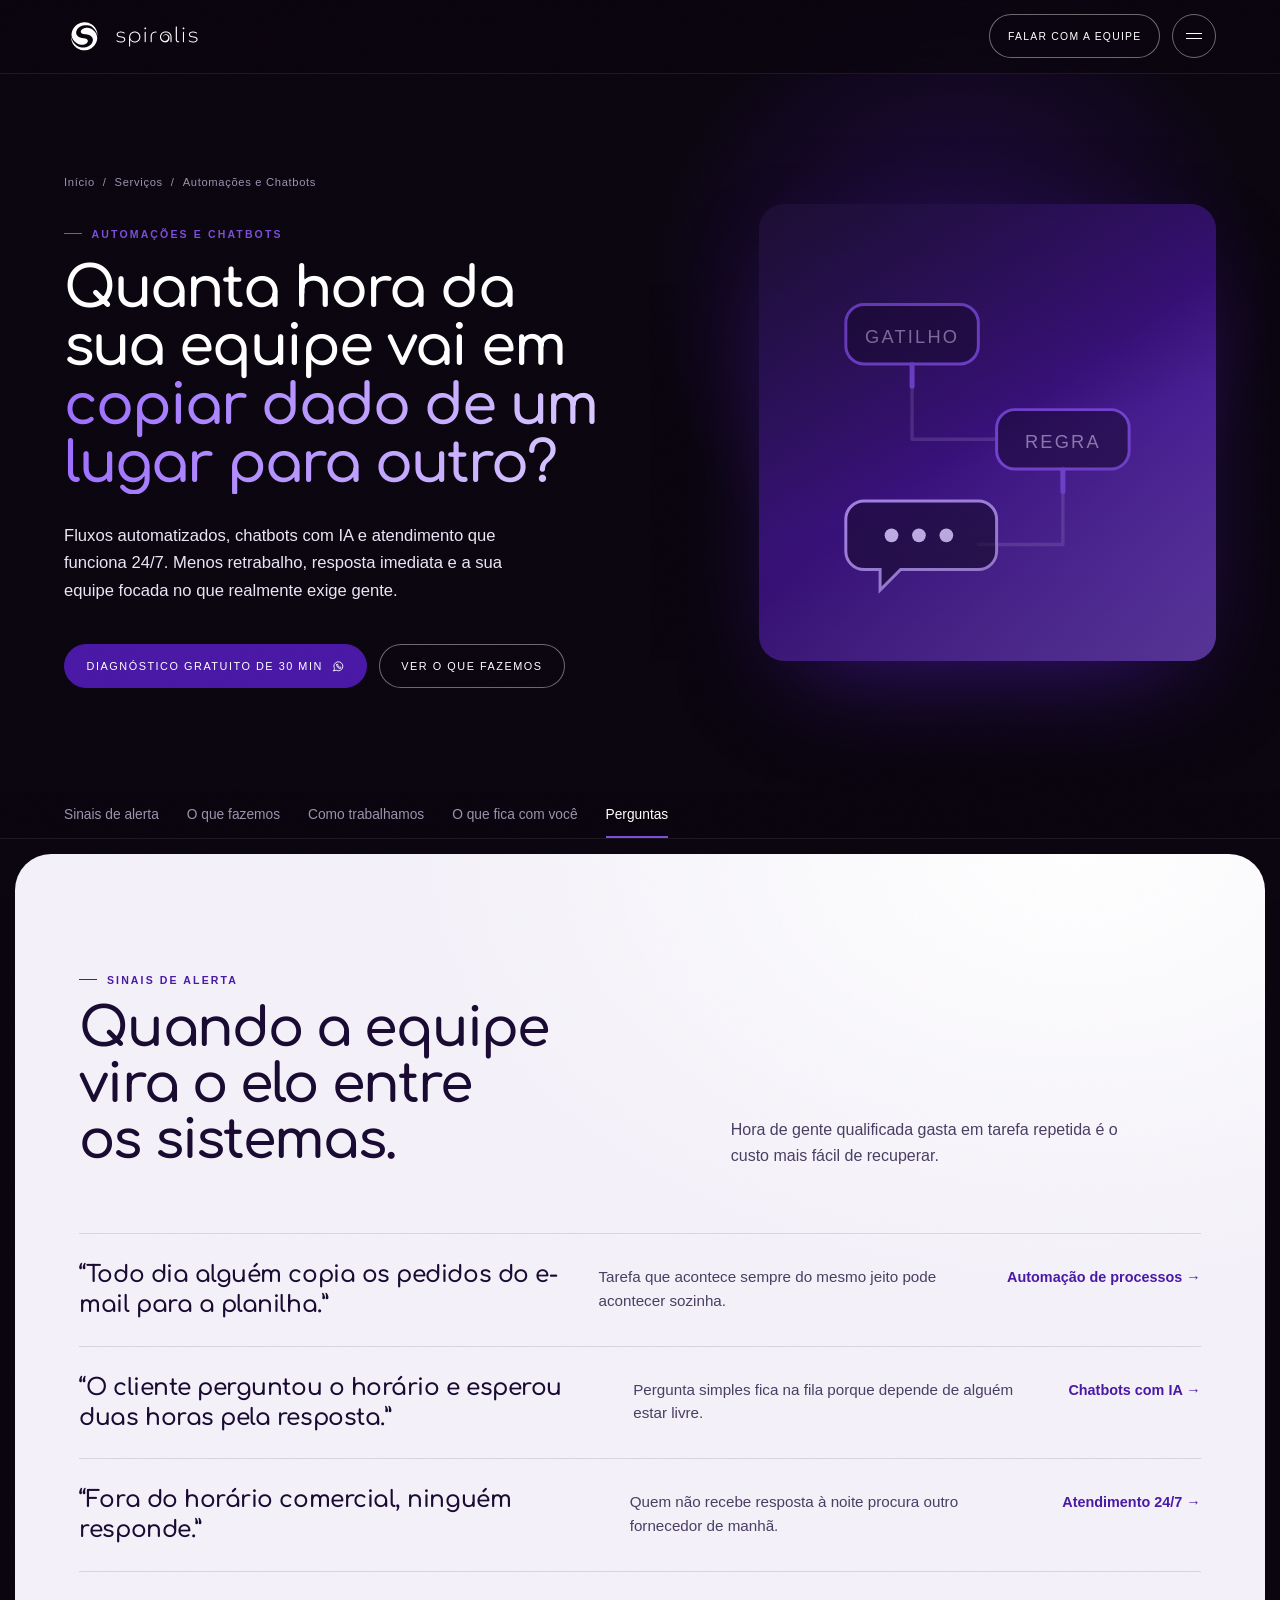
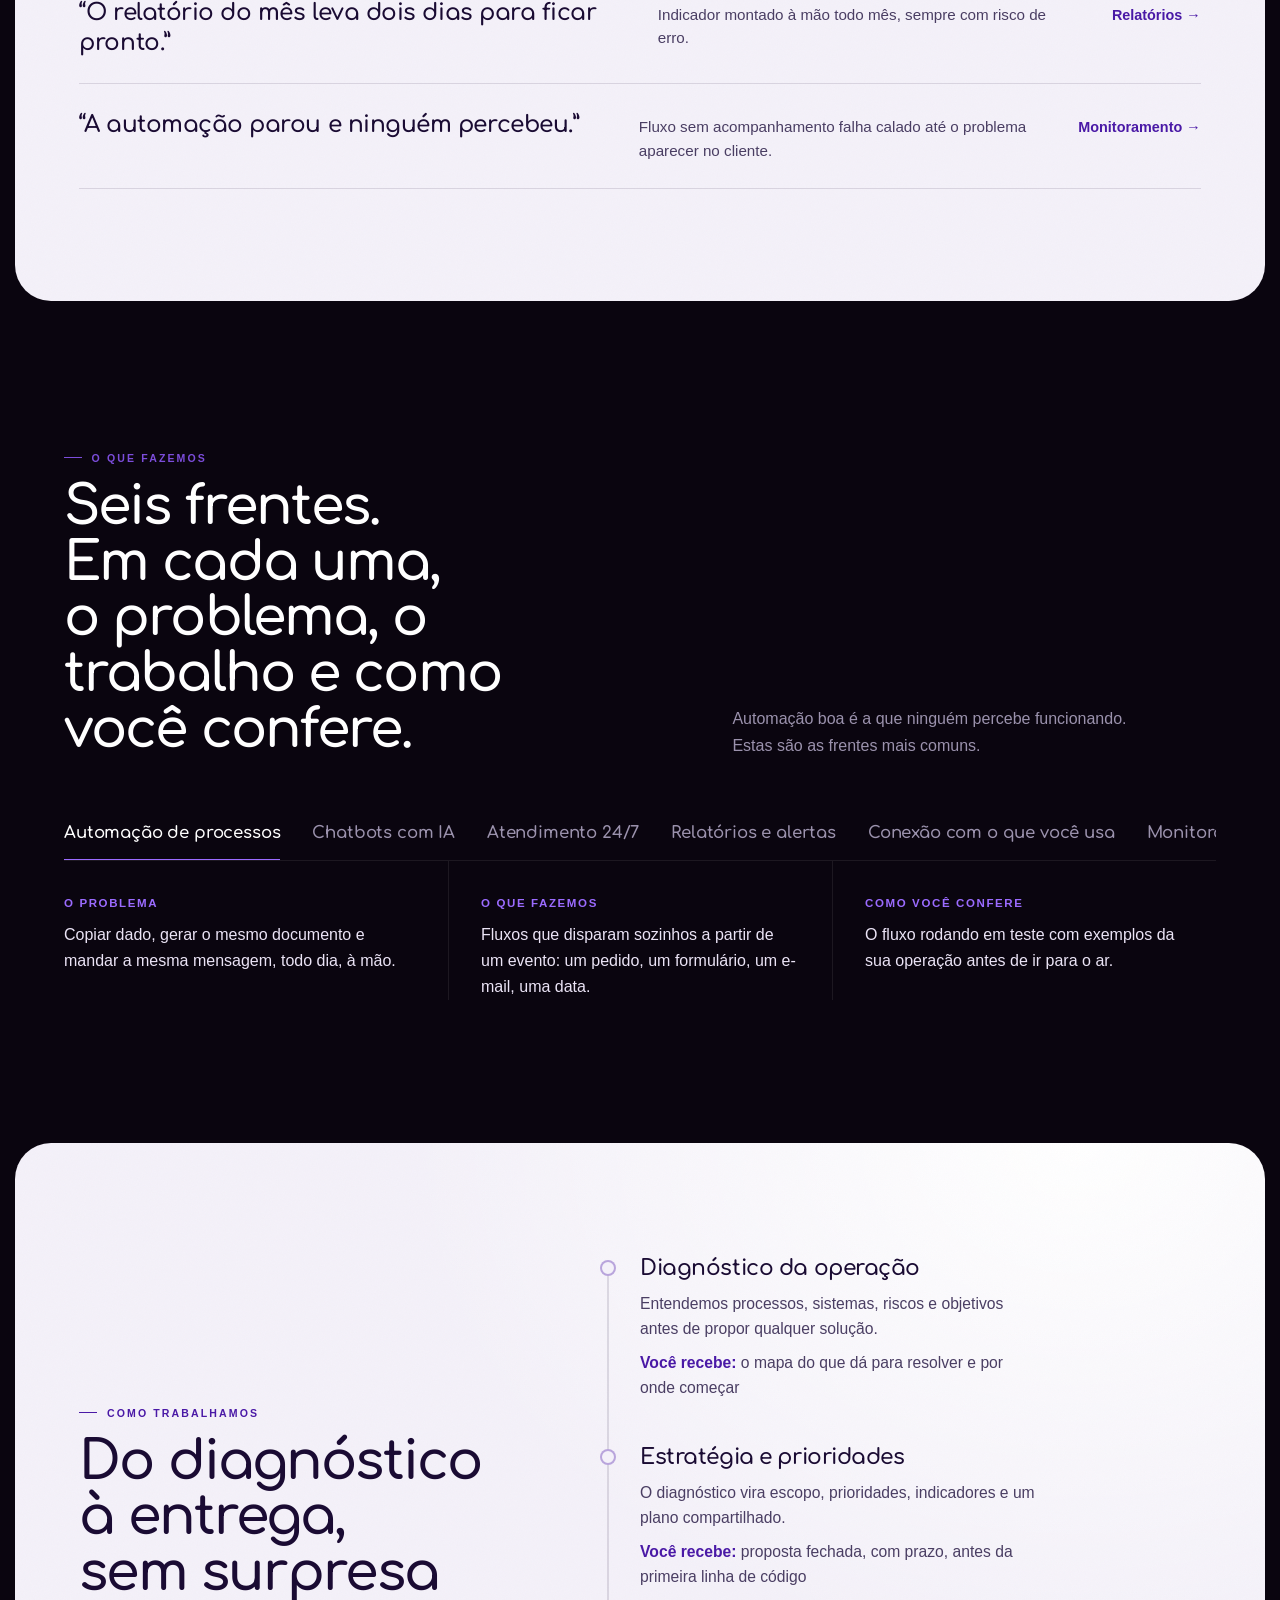
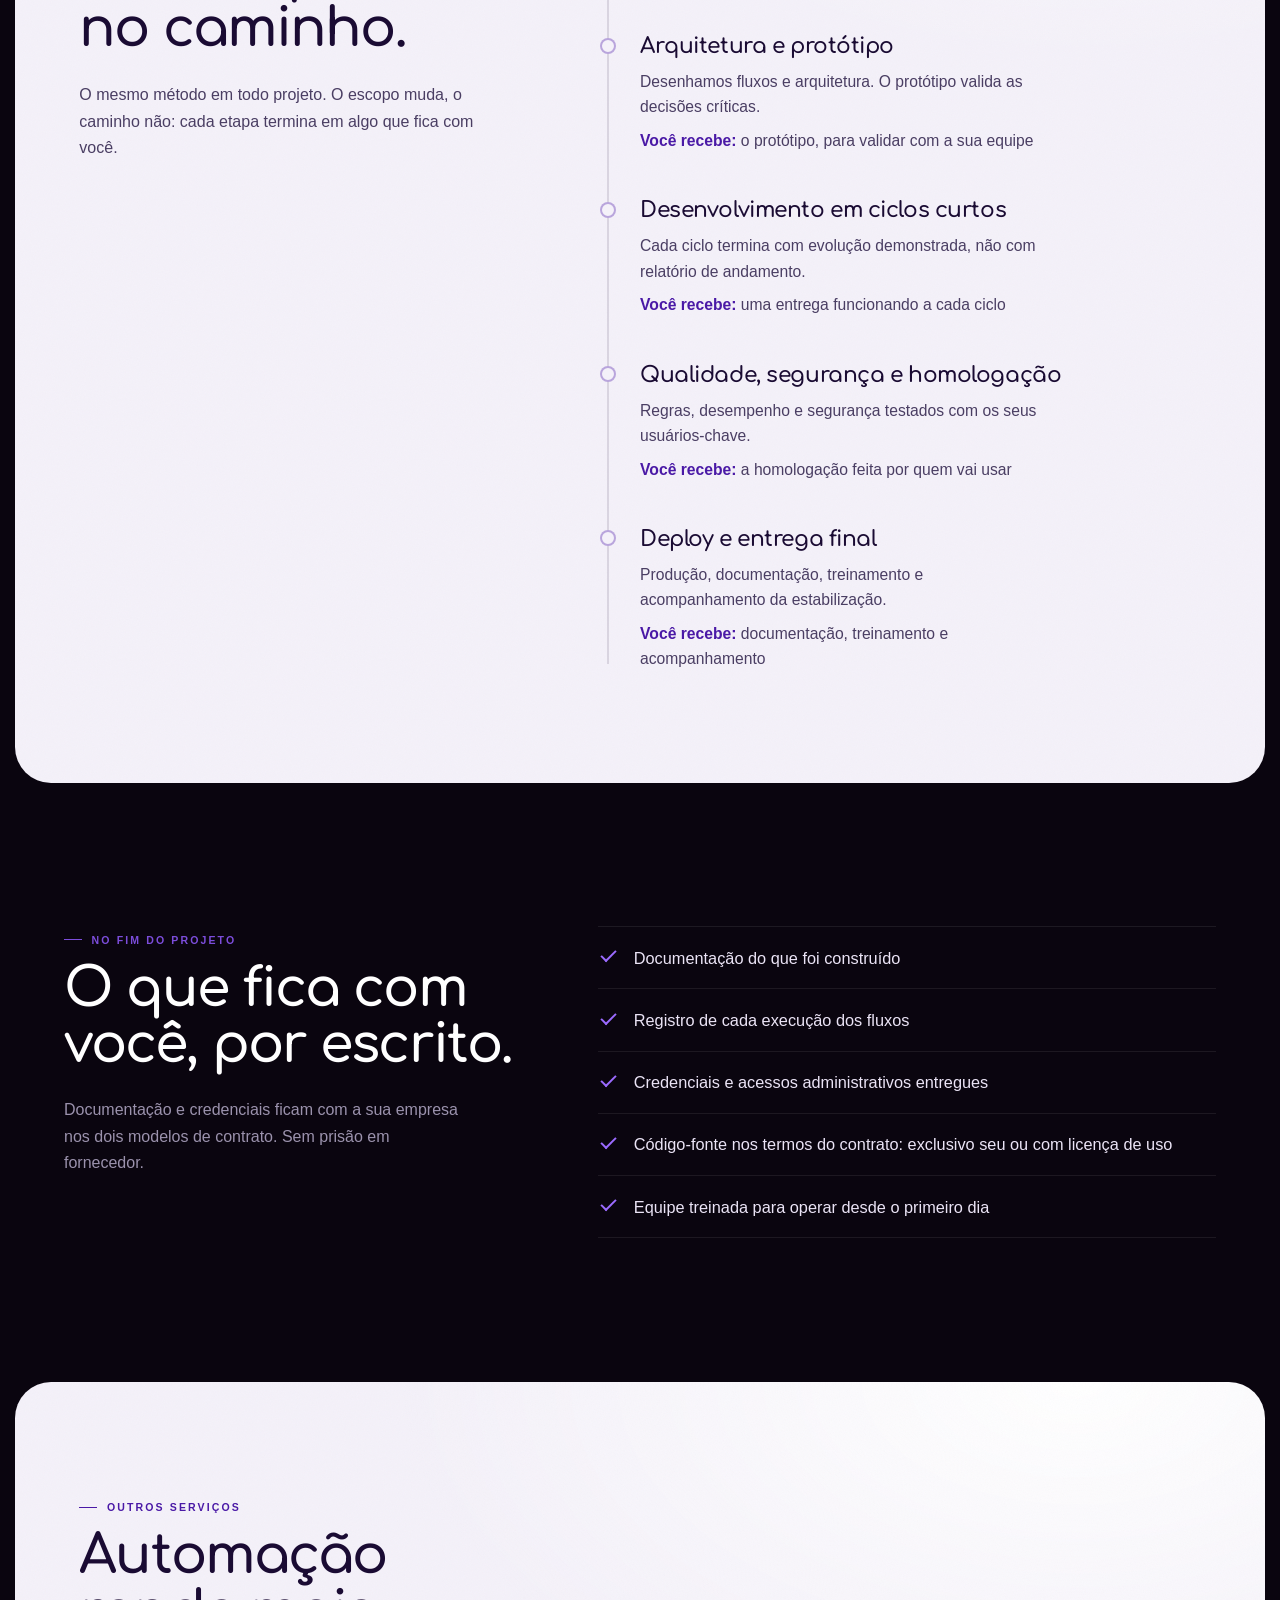
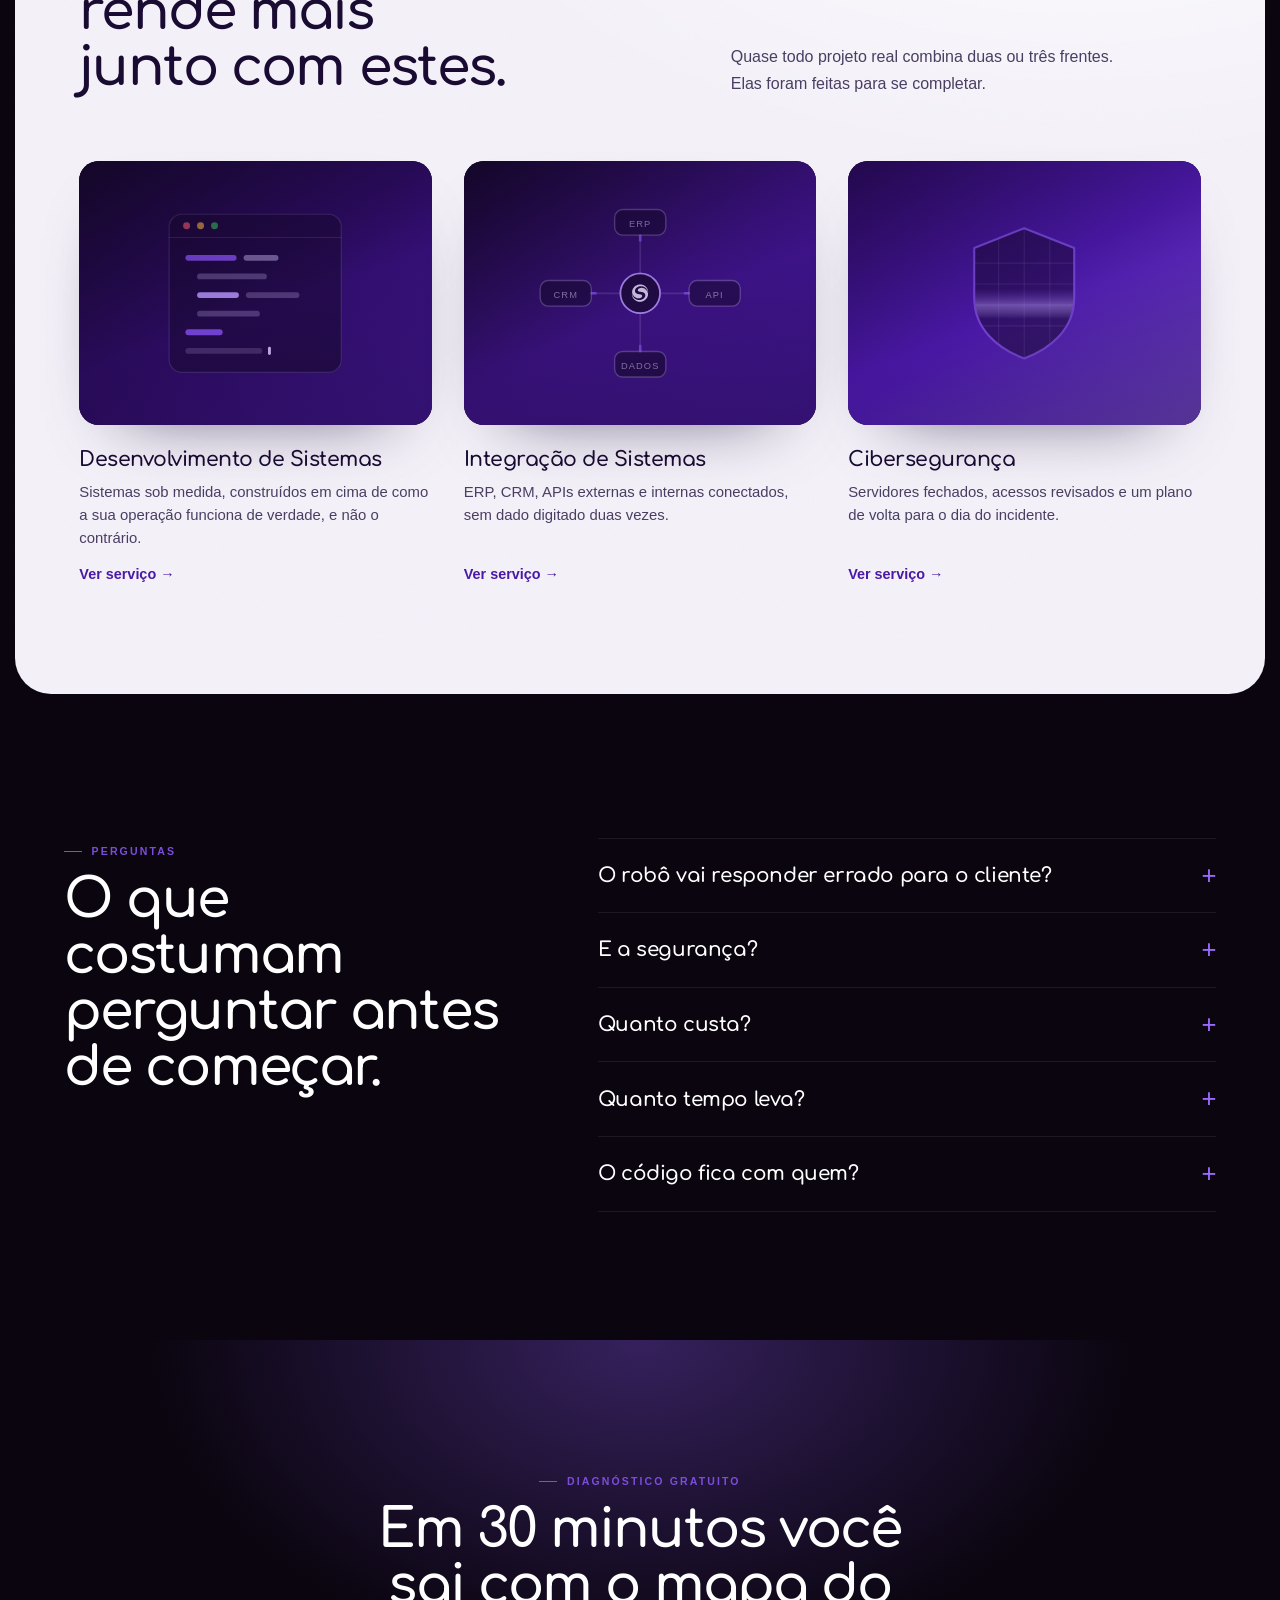
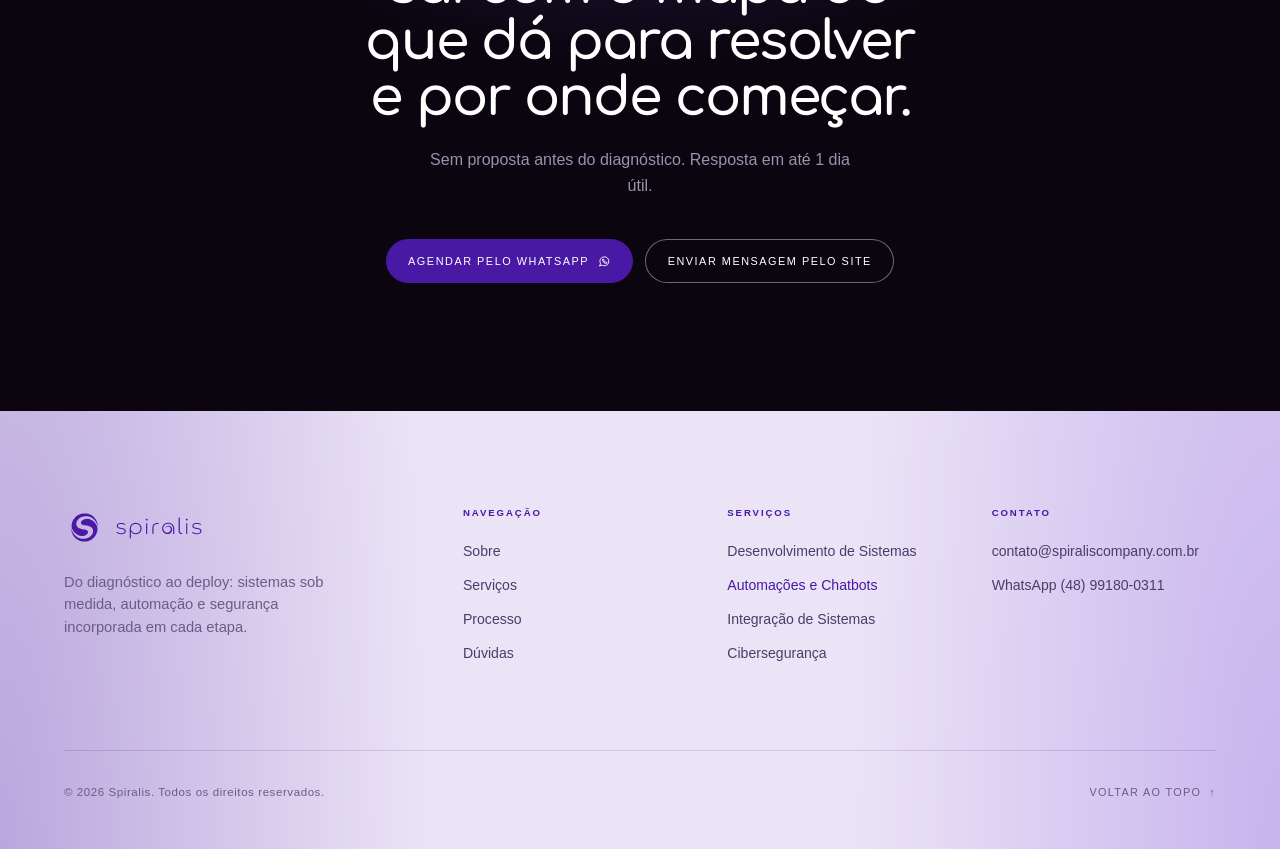
<file: servicos/automacoes-e-chatbots/index.html>
<!DOCTYPE html>
<!-- Gerada junto com as outras três páginas de /servicos/: mesma estrutura,
     conteúdo próprio. Menu em /menu.css e /menu.js, compartilhados com a home. -->
<html lang="pt-BR" data-theme="dark" data-motion="completo">
<head>
  <meta charset="UTF-8">
  <meta name="viewport" content="width=device-width, initial-scale=1.0">
  <title>Automações e Chatbots — Spiralis</title>
  <meta name="description" content="Fluxos automatizados, chatbots com IA e atendimento 24/7 para reduzir retrabalho e liberar a sua equipe para o que exige gente.">
  <meta name="theme-color" content="#0A050F">
  <meta name="robots" content="index, follow">
  <link rel="canonical" href="https://spiraliscompany.com.br/servicos/automacoes-e-chatbots/">
  <meta property="og:type" content="website">
  <meta property="og:locale" content="pt_BR">
  <meta property="og:site_name" content="Spiralis">
  <meta property="og:url" content="https://spiraliscompany.com.br/servicos/automacoes-e-chatbots/">
  <meta property="og:title" content="Automações e Chatbots — Spiralis">
  <meta property="og:description" content="Fluxos automatizados, chatbots com IA e atendimento 24/7 para reduzir retrabalho e liberar a sua equipe para o que exige gente.">
  <meta property="og:image" content="https://spiraliscompany.com.br/og-spiralis.jpg">
  <meta property="og:image:width" content="1200">
  <meta property="og:image:height" content="630">
  <meta name="twitter:card" content="summary_large_image">
  <meta name="twitter:image" content="https://spiraliscompany.com.br/og-spiralis.jpg">
  <link rel="icon" href="/spiralis-simbolo-branco.svg" type="image/svg+xml">
  <link rel="apple-touch-icon" href="/apple-touch-icon.png">
  <script type="application/ld+json">
    {
      "@context": "https://schema.org",
      "@type": "Service",
      "name": "Automações e Chatbots",
      "description": "Fluxos automatizados, chatbots com IA e atendimento 24/7 para reduzir retrabalho e liberar a sua equipe para o que exige gente.",
      "url": "https://spiraliscompany.com.br/servicos/automacoes-e-chatbots/",
      "provider": { "@type": "Organization", "name": "Spiralis", "url": "https://spiraliscompany.com.br/", "email": "contato@spiraliscompany.com.br" },
      "areaServed": "BR"
    }
  </script>
  <link rel="preconnect" href="https://fonts.googleapis.com">
  <link rel="preconnect" href="https://fonts.gstatic.com" crossorigin>
  <link href="https://fonts.googleapis.com/css2?family=Comfortaa:wght@300;400;500;600;700&display=swap" rel="stylesheet">
  <link rel="stylesheet" href="/servicos/servicos.css">
  <link rel="stylesheet" href="/menu.css">
</head>
<body>
<a href="#conteudo" class="skip-link">Pular para o conteúdo</a>

<nav id="nav">
  <a href="/" class="nav-logo brand-lockup" aria-label="Spiralis — início">
    <svg class="mark" viewBox="0 0 1000 1000" fill="none" aria-hidden="true">
      <path fill="currentColor" fill-rule="evenodd" d="M472.18 153.42 L470.59 155.01 L446.74 156.60 L445.15 158.19 L438.79 158.19 L437.20 159.78 L430.84 159.78 L429.25 161.37 L411.76 164.55 L410.17 166.14 L407.00 166.14 L400.64 169.32 L395.87 169.32 L391.10 172.50 L383.15 174.09 L370.43 180.45 L367.25 180.45 L329.09 201.11 L303.66 218.60 L284.58 236.09 L282.99 236.09 L263.12 255.96 L263.12 257.55 L251.99 268.68 L251.99 270.27 L236.09 289.35 L231.32 298.89 L220.19 314.79 L205.88 343.40 L205.88 346.58 L202.70 351.35 L202.70 354.53 L199.52 359.30 L199.52 362.48 L193.16 378.38 L193.16 383.15 L191.57 384.74 L191.57 389.51 L188.39 397.46 L188.39 403.82 L186.80 405.41 L186.80 411.76 L185.21 413.35 L185.21 422.89 L183.62 424.48 L183.62 438.79 L182.03 440.38 L183.62 478.54 L185.21 480.13 L185.21 488.08 L186.80 489.67 L186.80 494.44 L188.39 496.03 L188.39 500.79 L189.98 502.38 L189.98 507.15 L191.57 508.74 L194.75 521.46 L205.88 543.72 L205.88 546.90 L210.65 553.26 L218.60 569.16 L247.22 607.31 L270.27 630.37 L271.86 630.37 L287.76 644.67 L324.32 668.52 L333.86 673.29 L337.04 673.29 L340.22 676.47 L343.40 676.47 L348.17 679.65 L351.35 679.65 L356.12 682.83 L359.30 682.83 L375.20 689.19 L379.97 689.19 L387.92 692.37 L394.28 692.37 L395.87 693.96 L403.82 693.96 L405.41 695.55 L418.12 695.55 L419.71 697.14 L451.51 697.14 L453.10 695.55 L475.36 693.96 L476.95 692.37 L488.08 690.78 L489.67 689.19 L507.15 684.42 L529.41 673.29 L543.72 663.75 L568.36 637.52 L576.31 618.44 L577.90 602.54 L576.31 600.95 L574.72 586.65 L571.54 580.29 L568.36 575.52 L548.49 557.23 L535.77 550.87 L532.59 550.87 L521.46 546.10 L510.33 544.52 L508.74 542.93 L486.49 541.34 L484.90 539.75 L473.77 539.75 L472.18 538.16 L462.64 538.16 L461.05 536.57 L443.56 534.98 L441.97 533.39 L435.61 533.39 L427.66 530.21 L421.30 530.21 L414.94 527.03 L410.17 527.03 L408.59 525.44 L399.05 523.85 L389.51 519.08 L381.56 517.49 L373.61 512.72 L370.43 512.72 L360.89 507.95 L337.04 492.05 L320.35 475.36 L309.22 459.46 L301.27 443.56 L298.09 427.66 L296.50 426.07 L296.50 418.12 L294.91 416.53 L294.91 392.69 L296.50 391.10 L296.50 381.56 L298.09 379.97 L298.09 373.61 L302.86 362.48 L302.86 357.71 L315.58 330.68 L334.66 303.66 L359.30 279.01 L386.33 259.94 L407.00 248.81 L410.17 248.81 L421.30 242.45 L429.25 240.86 L434.02 237.68 L437.20 237.68 L443.56 234.50 L448.33 234.50 L454.69 231.32 L459.46 231.32 L467.41 228.14 L473.77 228.14 L475.36 226.55 L494.44 224.96 L496.03 223.37 L508.74 223.37 L510.33 221.78 L559.62 221.78 L561.21 223.37 L572.34 223.37 L573.93 224.96 L583.47 224.96 L585.06 226.55 L591.41 226.55 L593.00 228.14 L604.13 229.73 L605.72 231.32 L615.26 232.91 L624.80 237.68 L632.75 239.27 L667.73 256.76 L686.80 269.48 L693.16 275.83 L702.70 282.19 L743.24 324.32 L771.86 367.25 L787.76 400.64 L787.76 403.82 L790.94 408.59 L790.94 411.76 L798.89 432.43 L798.89 437.20 L802.07 443.56 L802.07 449.92 L803.66 451.51 L805.25 465.82 L806.84 467.41 L806.84 475.36 L808.43 475.36 L808.43 462.64 L810.02 461.05 L810.02 449.92 L808.43 448.33 L808.43 424.48 L806.84 422.89 L805.25 403.82 L803.66 402.23 L803.66 395.87 L802.07 394.28 L798.89 376.79 L795.71 370.43 L795.71 365.66 L792.53 360.89 L786.17 340.22 L771.86 311.61 L751.19 279.81 L740.06 267.09 L740.06 265.50 L730.52 255.96 L730.52 254.37 L709.06 232.91 L707.47 232.91 L697.93 223.37 L667.73 201.11 L662.96 199.52 L651.83 191.57 L626.39 178.86 L623.21 178.86 L620.03 175.68 L615.26 175.68 L610.49 172.50 L607.31 172.50 L586.65 164.55 L581.88 164.55 L580.29 162.96 L575.52 162.96 L567.57 159.78 L561.21 159.78 L559.62 158.19 L553.26 158.19 L551.67 156.60 L543.72 156.60 L542.13 155.01 L527.82 155.01 L526.23 153.42 L473.77 153.42 Z M542.13 285.37 L540.54 286.96 L516.69 288.55 L515.10 290.14 L497.62 293.32 L496.03 294.91 L483.31 298.09 L478.54 301.27 L475.36 301.27 L448.33 315.58 L435.61 325.12 L417.33 344.99 L415.74 349.76 L410.97 356.12 L410.97 359.30 L407.79 365.66 L407.79 375.20 L406.20 376.79 L406.20 379.97 L407.79 381.56 L407.79 389.51 L414.15 403.82 L422.89 414.15 L434.02 422.10 L446.74 428.46 L449.92 428.46 L454.69 431.64 L459.46 431.64 L465.82 434.82 L481.72 436.41 L483.31 438.00 L492.85 438.00 L494.44 439.59 L508.74 439.59 L510.33 441.18 L521.46 441.18 L523.05 442.77 L543.72 444.36 L545.31 445.95 L551.67 445.95 L553.26 447.54 L559.62 447.54 L561.21 449.13 L567.57 449.13 L569.16 450.72 L580.29 452.31 L586.65 455.48 L591.41 455.48 L593.00 457.07 L605.72 460.25 L621.62 468.20 L624.80 468.20 L627.98 471.38 L635.93 474.56 L639.11 477.74 L648.65 482.51 L674.88 507.15 L682.83 518.28 L686.01 526.23 L689.19 529.41 L689.19 532.59 L695.55 545.31 L697.14 558.03 L698.73 559.62 L698.73 596.18 L697.14 597.77 L697.14 604.13 L695.55 605.72 L692.37 621.62 L689.19 626.39 L687.60 634.34 L674.88 658.19 L657.39 682.03 L637.52 701.91 L605.72 725.76 L578.70 740.06 L575.52 740.06 L567.57 744.83 L564.39 744.83 L538.95 754.37 L526.23 755.96 L518.28 759.14 L500.79 760.73 L499.21 762.32 L484.90 762.32 L483.31 763.91 L443.56 763.91 L441.97 762.32 L416.53 760.73 L414.94 759.14 L400.64 757.55 L399.05 755.96 L387.92 754.37 L381.56 751.19 L376.79 751.19 L359.30 743.24 L356.12 743.24 L348.17 738.47 L344.99 738.47 L335.45 733.70 L332.27 730.52 L321.14 725.76 L282.99 698.73 L247.22 662.96 L247.22 661.37 L234.50 647.06 L213.83 615.26 L197.93 583.47 L196.34 575.52 L193.16 570.75 L193.16 567.57 L189.98 561.21 L189.98 556.44 L186.80 551.67 L186.80 546.90 L185.21 545.31 L185.21 540.54 L182.03 532.59 L182.03 526.23 L180.45 524.64 L178.86 507.15 L177.27 507.15 L177.27 511.92 L175.68 513.51 L175.68 542.13 L177.27 543.72 L177.27 561.21 L178.86 562.80 L178.86 572.34 L180.45 573.93 L182.03 589.83 L183.62 591.41 L186.80 607.31 L191.57 618.44 L191.57 623.21 L194.75 627.98 L197.93 639.11 L213.83 670.91 L231.32 697.93 L248.81 718.60 L248.81 720.19 L292.53 762.32 L340.22 794.12 L356.12 802.07 L359.30 802.07 L370.43 808.43 L373.61 808.43 L378.38 811.61 L386.33 813.20 L395.87 817.97 L400.64 817.97 L407.00 821.14 L411.76 821.14 L413.35 822.73 L418.12 822.73 L426.07 825.91 L432.43 825.91 L434.02 827.50 L441.97 827.50 L443.56 829.09 L451.51 829.09 L453.10 830.68 L469.00 830.68 L470.59 832.27 L513.51 832.27 L515.10 830.68 L529.41 830.68 L531.00 829.09 L540.54 829.09 L542.13 827.50 L556.44 825.91 L564.39 822.73 L570.75 822.73 L572.34 821.14 L604.13 811.61 L640.70 794.12 L643.88 790.94 L648.65 789.35 L651.83 786.17 L656.60 784.58 L670.91 775.04 L689.98 759.14 L691.57 759.14 L705.88 744.83 L707.47 744.83 L733.70 717.01 L733.70 715.42 L746.42 701.11 L767.09 669.32 L789.35 621.62 L790.94 612.08 L795.71 600.95 L798.89 583.47 L800.48 581.88 L800.48 573.93 L802.07 572.34 L802.07 564.39 L803.66 562.80 L803.66 510.33 L802.07 508.74 L802.07 499.21 L798.89 491.26 L798.89 484.90 L797.30 483.31 L797.30 478.54 L795.71 476.95 L790.94 459.46 L787.76 454.69 L784.58 443.56 L765.50 408.59 L736.88 370.43 L715.42 348.97 L713.83 348.97 L691.57 329.89 L677.27 320.35 L672.50 318.76 L669.32 315.58 L647.06 304.45 L643.88 304.45 L639.11 301.27 L631.16 299.68 L621.62 294.91 L616.85 294.91 L615.26 293.32 L610.49 293.32 L602.54 290.14 L596.18 290.14 L594.59 288.55 L570.75 286.96 L569.16 285.37 L543.72 285.37 Z"/>
    </svg>
    <img class="wordmark" src="/spiralis-wordmark.svg" alt="Spiralis">
  </a>
  <div class="nav-right">
    <a href="/#contato" class="nav-pill nav-cta">Falar com a equipe</a>
    <button id="nav-menu-toggle" type="button" aria-expanded="false" aria-controls="site-menu" aria-label="Abrir menu">
      <span></span>
      <span></span>
    </button>
  </div>
</nav>
<div class="site-menu" id="site-menu" aria-hidden="true" inert>
  <div class="sm-grid">
    <div class="sm-col" role="navigation" aria-label="Navegação do site">
      <p class="sm-label sm-in">Navegação</p>
      <ul class="sm-list">
        <li class="sm-in"><a class="sm-link" href="/"><span class="sm-txt" data-chars>Início</span><span class="sm-arr" aria-hidden="true">→</span></a></li>
        <li class="sm-in"><a class="sm-link" href="/#sobre"><span class="sm-txt" data-chars>Sobre</span><span class="sm-arr" aria-hidden="true">→</span></a></li>
        <li class="sm-in"><a class="sm-link" href="/#processo"><span class="sm-txt" data-chars>Processo</span><span class="sm-arr" aria-hidden="true">→</span></a></li>
        <li class="sm-in"><a class="sm-link" href="/#duvidas"><span class="sm-txt" data-chars>Dúvidas</span><span class="sm-arr" aria-hidden="true">→</span></a></li>
        <li class="sm-in"><a class="sm-link" href="/#contato"><span class="sm-txt" data-chars>Contato</span><span class="sm-arr" aria-hidden="true">→</span></a></li>
      </ul>
    </div>
    <div class="sm-col" role="navigation" aria-label="Serviços">
      <p class="sm-label sm-in">Serviços</p>
      <ul class="sm-list">
        <li class="sm-in"><a class="sm-link" href="/servicos/desenvolvimento-de-sistemas/"><span class="sm-num" aria-hidden="true">01</span><span class="sm-txt" data-chars>Desenvolvimento de Sistemas</span><span class="sm-arr" aria-hidden="true">→</span></a></li>
        <li class="sm-in"><a class="sm-link" href="/servicos/automacoes-e-chatbots/" aria-current="page"><span class="sm-num" aria-hidden="true">02</span><span class="sm-txt" data-chars>Automações e Chatbots</span><span class="sm-arr" aria-hidden="true">→</span></a></li>
        <li class="sm-in"><a class="sm-link" href="/servicos/integracao-de-sistemas/"><span class="sm-num" aria-hidden="true">03</span><span class="sm-txt" data-chars>Integração de Sistemas</span><span class="sm-arr" aria-hidden="true">→</span></a></li>
        <li class="sm-in"><a class="sm-link" href="/servicos/ciberseguranca/"><span class="sm-num" aria-hidden="true">04</span><span class="sm-txt" data-chars>Cibersegurança</span><span class="sm-arr" aria-hidden="true">→</span></a></li>
      </ul>
    </div>
  </div>
  <div class="sm-foot sm-in">
    <a href="mailto:contato@spiraliscompany.com.br">contato@spiraliscompany.com.br</a>
    <a href="https://wa.me/5548991800311?text=Ol%C3%A1%2C%20vim%20pelo%20site%20da%20Spiralis%20e%20gostaria%20de%20conversar%20sobre%20um%20projeto." target="_blank" rel="noopener noreferrer">WhatsApp (48) 99180-0311</a>
  </div>
</div>

<main id="conteudo">

<section class="sp-hero sp2-hero">
  <div class="sp-wrap">
    <div class="sp-hero-grid">
      <div>
        <p class="sp-crumb rv"><a href="/">Início</a><span aria-hidden="true">/</span><a href="/#servicos">Serviços</a><span aria-hidden="true">/</span><span aria-current="page">Automações e Chatbots</span></p>
        <span class="sp-kicker rv" style="--d:1">Automações e Chatbots</span>
        <h1 class="sp-title rv" style="--d:2">Quanta hora da sua equipe vai em <em>copiar dado de um lugar para outro?</em></h1>
        <p class="sp-lead rv" style="--d:3">Fluxos automatizados, chatbots com IA e atendimento que funciona 24/7. Menos retrabalho, resposta imediata e a sua equipe focada no que realmente exige gente.</p>
        <div class="sp-acts rv" style="--d:4">
          <a class="btn-fill" href="https://wa.me/5548991800311?text=Ol%C3%A1%2C%20vim%20pelo%20site%20da%20Spiralis%20e%20quero%20agendar%20o%20diagn%C3%B3stico%20de%20automa%C3%A7%C3%A3o." target="_blank" rel="noopener noreferrer" aria-label="Diagnóstico gratuito de 30 min no WhatsApp (abre em nova aba)">Diagnóstico gratuito de 30 min<svg class="btn-ico" viewBox="0 0 24 24" fill="none" stroke="currentColor" stroke-width="1.7" stroke-linecap="round" stroke-linejoin="round" aria-hidden="true" focusable="false"><path d="M3.4 20.6l1.4-4.2a8.6 8.6 0 1 1 3.3 3.2l-4.7 1z"/><path d="M9.2 8.5c.2-.5.4-.5.6-.5h.5c.2 0 .4 0 .6.4l.7 1.6c.1.2 0 .4-.1.5l-.4.5c-.1.2-.2.3-.1.5.3.6 1.4 1.9 2.6 2.4.2.1.4.1.5-.1l.5-.5c.2-.2.4-.2.6-.1l1.5.8c.3.2.4.3.4.5v.5c0 .3-.3.9-.9 1.1-.5.2-1.3.3-2.6-.2-2-.8-3.7-2.6-4.4-4.6-.4-1.2-.3-2 0-2.5z"/></svg></a>
          <a class="btn-outline" href="#frentes">Ver o que fazemos</a>
        </div>
      </div>
      <figure class="sp-media rv" style="--d:2" aria-label="Automações e Chatbots">
        <div class="svc-img-bg s2"></div>
        <div class="svc-art">
            <svg viewBox="0 0 200 200" fill="none" aria-hidden="true">
              <path class="stroke" d="M67 70V103h37" stroke="rgba(228,216,255,.18)" stroke-width="1.5"/>
              <path class="stroke" d="M133 116v33H96" stroke="rgba(228,216,255,.18)" stroke-width="1.5"/>
              <path class="stroke flow" pathLength="100" d="M67 70V103h37" stroke="#7C4DDB" stroke-width="2.2"/>
              <path class="stroke flow b" pathLength="100" d="M133 116v33H96" stroke="#7C4DDB" stroke-width="2.2"/>
              <g class="node">
                <rect x="38" y="44" width="58" height="26" rx="8" fill="rgba(10,5,15,.55)" stroke="#7C4DDB" stroke-width="1.3"/>
                <text class="lbl" x="67" y="61" text-anchor="middle">GATILHO</text>
              </g>
              <g class="node b">
                <rect x="104" y="90" width="58" height="26" rx="8" fill="rgba(10,5,15,.55)" stroke="#7C4DDB" stroke-width="1.3"/>
                <text class="lbl" x="133" y="107" text-anchor="middle">REGRA</text>
              </g>
              <g class="node c">
                <path d="M46 130h50a8 8 0 0 1 8 8v14a8 8 0 0 1-8 8H62l-9 9v-9h-7a8 8 0 0 1-8-8v-14a8 8 0 0 1 8-8z" fill="rgba(10,5,15,.6)" stroke="#B79CF0" stroke-width="1.3"/>
              </g>
              <circle class="dot" cx="58" cy="145" r="3" fill="#E4D8FF"/>
              <circle class="dot" cx="70" cy="145" r="3" fill="#E4D8FF"/>
              <circle class="dot" cx="82" cy="145" r="3" fill="#E4D8FF"/>
            </svg>
          </div>
        <div class="svc-tint"></div>
      </figure>
    </div>
  </div>
</section>

<nav class="sp-subnav" aria-label="Seções desta página">
  <div class="sp-wrap">
    <ul>
      <li><a class="sn" href="#sinais">Sinais de alerta</a></li>
      <li><a class="sn" href="#frentes">O que fazemos</a></li>
      <li><a class="sn" href="#processo">Como trabalhamos</a></li>
      <li><a class="sn" href="#entregas">O que fica com você</a></li>
      <li><a class="sn" href="#perguntas">Perguntas</a></li>
    </ul>
  </div>
</nav>

<section class="sp-band is-light" id="sinais" aria-labelledby="sinais-h">
  <div class="sp-sheet">
    <div class="sp-wrap">
      <header class="sp-section-head">
        <div>
          <span class="sp-kicker rv">Sinais de alerta</span>
          <h2 class="sp-h2 rv" id="sinais-h">Quando a equipe vira o elo entre os sistemas.</h2>
        </div>
        <p class="sp-section-sub rv">Hora de gente qualificada gasta em tarefa repetida é o custo mais fácil de recuperar.</p>
      </header>
      <div class="sp-sinais">
        <div class="sp-sinal rv"><q>Todo dia alguém copia os pedidos do e-mail para a planilha.</q><p>Tarefa que acontece sempre do mesmo jeito pode acontecer sozinha.</p><a href="#frentes" data-abre-aba="processos">Automação de processos <b aria-hidden="true">→</b></a></div>
        <div class="sp-sinal rv"><q>O cliente perguntou o horário e esperou duas horas pela resposta.</q><p>Pergunta simples fica na fila porque depende de alguém estar livre.</p><a href="#frentes" data-abre-aba="chatbot">Chatbots com IA <b aria-hidden="true">→</b></a></div>
        <div class="sp-sinal rv"><q>Fora do horário comercial, ninguém responde.</q><p>Quem não recebe resposta à noite procura outro fornecedor de manhã.</p><a href="#frentes" data-abre-aba="atendimento">Atendimento 24/7 <b aria-hidden="true">→</b></a></div>
        <div class="sp-sinal rv"><q>O relatório do mês leva dois dias para ficar pronto.</q><p>Indicador montado à mão todo mês, sempre com risco de erro.</p><a href="#frentes" data-abre-aba="relatorios">Relatórios <b aria-hidden="true">→</b></a></div>
        <div class="sp-sinal rv"><q>A automação parou e ninguém percebeu.</q><p>Fluxo sem acompanhamento falha calado até o problema aparecer no cliente.</p><a href="#frentes" data-abre-aba="monitoramento">Monitoramento <b aria-hidden="true">→</b></a></div>
      </div>
    </div>
  </div>
</section>

<section class="sp-band" id="frentes" aria-labelledby="frentes-h">
  <div class="sp-wrap">
    <header class="sp-section-head">
      <div>
        <span class="sp-kicker rv">O que fazemos</span>
        <h2 class="sp-h2 rv" id="frentes-h">Seis frentes. Em cada uma, o problema, o trabalho e como você confere.</h2>
      </div>
      <p class="sp-section-sub rv">Automação boa é a que ninguém percebe funcionando. Estas são as frentes mais comuns.</p>
    </header>
    <div class="rv">
      <div class="sp-abas" role="tablist" aria-label="Frentes de trabalho">
        <button class="sp-aba" type="button" role="tab" id="aba-processos" aria-controls="painel-processos" aria-selected="true">Automação de processos</button>
        <button class="sp-aba" type="button" role="tab" id="aba-chatbot" aria-controls="painel-chatbot" aria-selected="false" tabindex="-1">Chatbots com IA</button>
        <button class="sp-aba" type="button" role="tab" id="aba-atendimento" aria-controls="painel-atendimento" aria-selected="false" tabindex="-1">Atendimento 24/7</button>
        <button class="sp-aba" type="button" role="tab" id="aba-relatorios" aria-controls="painel-relatorios" aria-selected="false" tabindex="-1">Relatórios e alertas</button>
        <button class="sp-aba" type="button" role="tab" id="aba-conexao" aria-controls="painel-conexao" aria-selected="false" tabindex="-1">Conexão com o que você usa</button>
        <button class="sp-aba" type="button" role="tab" id="aba-monitoramento" aria-controls="painel-monitoramento" aria-selected="false" tabindex="-1">Monitoramento dos fluxos</button>
      </div>
      <div class="sp-painel is-3" role="tabpanel" id="painel-processos" aria-labelledby="aba-processos">
        <div><h3>O problema</h3><p>Copiar dado, gerar o mesmo documento e mandar a mesma mensagem, todo dia, à mão.</p></div>
        <div><h3>O que fazemos</h3><p>Fluxos que disparam sozinhos a partir de um evento: um pedido, um formulário, um e-mail, uma data.</p></div>
        <div><h3>Como você confere</h3><p>O fluxo rodando em teste com exemplos da sua operação antes de ir para o ar.</p></div>
      </div>
      <div class="sp-painel is-3" role="tabpanel" id="painel-chatbot" aria-labelledby="aba-chatbot" hidden>
        <div><h3>O problema</h3><p>Pergunta simples parada horas na fila porque depende de alguém estar disponível.</p></div>
        <div><h3>O que fazemos</h3><p>Atendimento que entende a pergunta, consulta as suas informações e responde no tom da sua empresa.</p></div>
        <div><h3>Como você confere</h3><p>Você conversa com o chatbot e aprova as respostas antes de ele falar com cliente.</p></div>
      </div>
      <div class="sp-painel is-3" role="tabpanel" id="painel-atendimento" aria-labelledby="aba-atendimento" hidden>
        <div><h3>O problema</h3><p>Fora do horário, o cliente fica sem resposta e procura outro.</p></div>
        <div><h3>O que fazemos</h3><p>O robô resolve o que é repetitivo e passa para uma pessoa, com todo o histórico, quando o caso pede.</p></div>
        <div><h3>Como você confere</h3><p>A passagem para a pessoa testada com você: quem assume recebe a conversa inteira.</p></div>
      </div>
      <div class="sp-painel is-3" role="tabpanel" id="painel-relatorios" aria-labelledby="aba-relatorios" hidden>
        <div><h3>O problema</h3><p>Indicador montado em planilha todo mês e problema descoberto tarde.</p></div>
        <div><h3>O que fazemos</h3><p>Indicadores que chegam prontos e avisos quando algo sai do esperado, sem ninguém montar planilha.</p></div>
        <div><h3>Como você confere</h3><p>O primeiro relatório conferido lado a lado com o que vocês montavam à mão.</p></div>
      </div>
      <div class="sp-painel is-3" role="tabpanel" id="painel-conexao" aria-labelledby="aba-conexao" hidden>
        <div><h3>O problema</h3><p>Cada ferramenta numa aba, e a equipe fazendo a ponte entre elas.</p></div>
        <div><h3>O que fazemos</h3><p>WhatsApp, e-mail, ERP, CRM e planilhas ligados ao mesmo fluxo, sem trocar de ferramenta.</p></div>
        <div><h3>Como você confere</h3><p>O fluxo funcionando nas ferramentas que vocês já usam, sem sistema novo para aprender.</p></div>
      </div>
      <div class="sp-painel is-3" role="tabpanel" id="painel-monitoramento" aria-labelledby="aba-monitoramento" hidden>
        <div><h3>O problema</h3><p>Automação que falha calada e ninguém percebe até o problema aparecer.</p></div>
        <div><h3>O que fazemos</h3><p>Cada execução fica registrada e acompanhada, para que uma falha nunca passe em silêncio.</p></div>
        <div><h3>Como você confere</h3><p>O registro de cada execução e o aviso chegando quando uma falha acontece.</p></div>
      </div>
    </div>
  </div>
</section>

<section class="sp-band is-light" id="processo" aria-labelledby="processo-h">
  <div class="sp-sheet">
    <div class="sp-wrap sp-fluxo">
      <header class="sp-fluxo-head">
        <span class="sp-kicker rv">Como trabalhamos</span>
        <h2 class="sp-h2 rv" id="processo-h">Do diagnóstico à entrega, sem surpresa no caminho.</h2>
        <p class="sp-section-sub rv">O mesmo método em todo projeto. O escopo muda, o caminho não: cada etapa termina em algo que fica com você.</p>
      </header>
      <ol class="sp-linha">
      <li class="rv"><h3>Diagnóstico da operação</h3><p>Entendemos processos, sistemas, riscos e objetivos antes de propor qualquer solução.</p><p class="sp-recebe"><span>Você recebe:</span> o mapa do que dá para resolver e por onde começar</p></li>
      <li class="rv"><h3>Estratégia e prioridades</h3><p>O diagnóstico vira escopo, prioridades, indicadores e um plano compartilhado.</p><p class="sp-recebe"><span>Você recebe:</span> proposta fechada, com prazo, antes da primeira linha de código</p></li>
      <li class="rv"><h3>Arquitetura e protótipo</h3><p>Desenhamos fluxos e arquitetura. O protótipo valida as decisões críticas.</p><p class="sp-recebe"><span>Você recebe:</span> o protótipo, para validar com a sua equipe</p></li>
      <li class="rv"><h3>Desenvolvimento em ciclos curtos</h3><p>Cada ciclo termina com evolução demonstrada, não com relatório de andamento.</p><p class="sp-recebe"><span>Você recebe:</span> uma entrega funcionando a cada ciclo</p></li>
      <li class="rv"><h3>Qualidade, segurança e homologação</h3><p>Regras, desempenho e segurança testados com os seus usuários-chave.</p><p class="sp-recebe"><span>Você recebe:</span> a homologação feita por quem vai usar</p></li>
      <li class="rv"><h3>Deploy e entrega final</h3><p>Produção, documentação, treinamento e acompanhamento da estabilização.</p><p class="sp-recebe"><span>Você recebe:</span> documentação, treinamento e acompanhamento</p></li>
      </ol>
    </div>
  </div>
</section>

<section class="sp-band" id="entregas" aria-labelledby="entregas-h">
  <div class="sp-wrap sp-entregas">
    <div>
      <span class="sp-kicker rv">No fim do projeto</span>
      <h2 class="sp-h2 rv" id="entregas-h">O que fica com você, por escrito.</h2>
      <p class="sp-section-sub rv" style="margin-top:1.5rem">Documentação e credenciais ficam com a sua empresa nos dois modelos de contrato. Sem prisão em fornecedor.</p>
    </div>
    <ul class="sp-check">
      <li class="rv">Documentação do que foi construído</li>
      <li class="rv">Registro de cada execução dos fluxos</li>
      <li class="rv">Credenciais e acessos administrativos entregues</li>
      <li class="rv">Código-fonte nos termos do contrato: exclusivo seu ou com licença de uso</li>
      <li class="rv">Equipe treinada para operar desde o primeiro dia</li>
    </ul>
  </div>
</section>

<section class="sp-band is-light" aria-labelledby="outros-h">
  <div class="sp-sheet">
    <div class="sp-wrap">
      <header class="sp-section-head">
        <div>
          <span class="sp-kicker rv">Outros serviços</span>
          <h2 class="sp-h2 rv" id="outros-h">Automação rende mais junto com estes.</h2>
        </div>
        <p class="sp-section-sub rv">Quase todo projeto real combina duas ou três frentes. Elas foram feitas para se completar.</p>
      </header>
      <div class="sp-outros">
          <a class="sp-outros-card rv" style="--d:0" href="/servicos/desenvolvimento-de-sistemas/"><div class="sp-outros-arte" aria-hidden="true"><div class="svc-img-bg s1"></div><div class="svc-art">
            <svg viewBox="0 0 200 200" fill="none" aria-hidden="true">
              <rect x="26" y="32" width="148" height="136" rx="11" fill="rgba(10,5,15,.5)" stroke="rgba(228,216,255,.16)"/>
              <path class="stroke" d="M26 52h148" stroke="rgba(228,216,255,.13)"/>
              <circle cx="41" cy="42" r="3" fill="#FF5F57" opacity=".75"/>
              <circle cx="53" cy="42" r="3" fill="#FEBC2E" opacity=".75"/>
              <circle cx="65" cy="42" r="3" fill="#28C840" opacity=".75"/>
              <rect class="cl" x="40" y="67" width="44" height="5" rx="2.5" fill="#7C4DDB"/>
              <rect class="cl" x="90" y="67" width="30" height="5" rx="2.5" fill="rgba(228,216,255,.5)"/>
              <rect class="cl" x="50" y="83" width="60" height="5" rx="2.5" fill="rgba(228,216,255,.3)"/>
              <rect class="cl" x="50" y="99" width="36" height="5" rx="2.5" fill="#B79CF0"/>
              <rect class="cl" x="92" y="99" width="46" height="5" rx="2.5" fill="rgba(228,216,255,.28)"/>
              <rect class="cl" x="50" y="115" width="54" height="5" rx="2.5" fill="rgba(228,216,255,.28)"/>
              <rect class="cl" x="40" y="131" width="32" height="5" rx="2.5" fill="#7C4DDB"/>
              <rect class="cl" x="40" y="147" width="66" height="5" rx="2.5" fill="rgba(228,216,255,.2)"/>
              <rect class="caret" x="111" y="146" width="2.5" height="7" rx="1.2" fill="#E4D8FF"/>
            </svg>
          </div><div class="svc-tint"></div></div><h3>Desenvolvimento de Sistemas</h3><p>Sistemas sob medida, construídos em cima de como a sua operação funciona de verdade, e não o contrário.</p><span class="sp-outros-go">Ver serviço <span aria-hidden="true">→</span></span></a>
          <a class="sp-outros-card rv" style="--d:1" href="/servicos/integracao-de-sistemas/"><div class="sp-outros-arte" aria-hidden="true"><div class="svc-img-bg s3"></div><div class="svc-art">
            <svg viewBox="0 0 200 200" fill="none" aria-hidden="true">
              <g stroke="rgba(228,216,255,.16)" stroke-width="1.5" class="stroke">
                <path d="M100 50V83"/><path d="M58 100h25"/>
                <path d="M142 100h-25"/><path d="M100 150v-33"/>
              </g>
              <g class="stroke" stroke="#7C4DDB" stroke-width="2.2">
                <path class="flow"   pathLength="100" d="M100 50V83"/>
                <path class="flow b" pathLength="100" d="M58 100h25"/>
                <path class="flow c" pathLength="100" d="M142 100h-25"/>
                <path class="flow d" pathLength="100" d="M100 150v-33"/>
              </g>
              <circle class="hub" cx="100" cy="100" r="17" fill="none" stroke="#7C4DDB" stroke-width="1.6"/>
              <circle cx="100" cy="100" r="17" fill="rgba(10,5,15,.75)" stroke="#B79CF0" stroke-width="1.4"/>
              <image href="/spiralis-simbolo-branco.svg" x="89" y="89" width="22" height="22" opacity=".92"/>
              <g class="node">
                <rect x="78" y="28" width="44" height="22" rx="7" fill="rgba(10,5,15,.55)" stroke="rgba(228,216,255,.3)" stroke-width="1.2"/>
                <text class="lbl" x="100" y="43" text-anchor="middle">ERP</text>
              </g>
              <g class="node b">
                <rect x="14" y="89" width="44" height="22" rx="7" fill="rgba(10,5,15,.55)" stroke="rgba(228,216,255,.3)" stroke-width="1.2"/>
                <text class="lbl" x="36" y="104" text-anchor="middle">CRM</text>
              </g>
              <g class="node c">
                <rect x="142" y="89" width="44" height="22" rx="7" fill="rgba(10,5,15,.55)" stroke="rgba(228,216,255,.3)" stroke-width="1.2"/>
                <text class="lbl" x="164" y="104" text-anchor="middle">API</text>
              </g>
              <g class="node d">
                <rect x="78" y="150" width="44" height="22" rx="7" fill="rgba(10,5,15,.55)" stroke="rgba(228,216,255,.3)" stroke-width="1.2"/>
                <text class="lbl" x="100" y="165" text-anchor="middle">DADOS</text>
              </g>
            </svg>
          </div><div class="svc-tint"></div></div><h3>Integração de Sistemas</h3><p>ERP, CRM, APIs externas e internas conectados, sem dado digitado duas vezes.</p><span class="sp-outros-go">Ver serviço <span aria-hidden="true">→</span></span></a>
          <a class="sp-outros-card rv" style="--d:2" href="/servicos/ciberseguranca/"><div class="sp-outros-arte" aria-hidden="true"><div class="svc-img-bg s4"></div><div class="svc-art">
            <svg viewBox="0 0 200 200" fill="none" aria-hidden="true">
              <defs>
                <clipPath id="shieldClip">
                  <path d="M100 44 143 61v43c0 27-21 44-43 52-22-8-43-25-43-52V61z"/>
                </clipPath>
                <linearGradient id="scanGrad" x1="0" y1="0" x2="0" y2="1">
                  <stop offset="0" stop-color="#7C4DDB" stop-opacity="0"/>
                  <stop offset=".55" stop-color="#B79CF0" stop-opacity=".55"/>
                  <stop offset="1" stop-color="#E4D8FF" stop-opacity="0"/>
                </linearGradient>
              </defs>
              <path d="M100 44 143 61v43c0 27-21 44-43 52-22-8-43-25-43-52V61z" fill="rgba(10,5,15,.5)"/>
              <g clip-path="url(#shieldClip)">
                <g stroke="rgba(228,216,255,.1)" stroke-width="1">
                  <path d="M57 74h86M57 92h86M57 110h86M57 128h86"/>
                  <path d="M78 44v112M100 44v112M122 44v112"/>
                </g>
                <rect class="scan" x="52" y="96" width="96" height="26" fill="url(#scanGrad)"/>
              </g>
              <path class="stroke" d="M100 44 143 61v43c0 27-21 44-43 52-22-8-43-25-43-52V61z" stroke="#7C4DDB" stroke-width="1.8"/>
              <path class="stroke tick" pathLength="100" d="M84 100l11 11 22-24" stroke="#E4D8FF" stroke-width="3"/>
            </svg>
          </div><div class="svc-tint"></div></div><h3>Cibersegurança</h3><p>Servidores fechados, acessos revisados e um plano de volta para o dia do incidente.</p><span class="sp-outros-go">Ver serviço <span aria-hidden="true">→</span></span></a>
      </div>
    </div>
  </div>
</section>

<section class="sp-band" id="perguntas" aria-labelledby="faq-h">
  <div class="sp-wrap sp-entregas">
    <div>
      <span class="sp-kicker rv">Perguntas</span>
      <h2 class="sp-h2 rv" id="faq-h">O que costumam perguntar antes de começar.</h2>
    </div>
    <div class="sp-faq rv">
      <details><summary>O robô vai responder errado para o cliente?</summary><p>O chatbot responde com base nas informações da sua empresa, você aprova as respostas antes de ele entrar no ar, e ele passa para uma pessoa, com todo o histórico, quando o caso pede.</p></details>
      <details><summary>E a segurança?</summary><p>Automação mexe em dado sensível. Por isso cada fluxo nasce com acesso mínimo necessário, credenciais protegidas e registro do que foi feito, em conformidade com a LGPD.</p></details>
      <details><summary>Quanto custa?</summary><p>Não existe tabela. O valor sai do diagnóstico, vira proposta fechada e só depois disso começa qualquer trabalho.</p></details>
      <details><summary>Quanto tempo leva?</summary><p>O prazo é acordado antes do início, junto com a proposta. O escopo varia de projeto para projeto, o método não.</p></details>
      <details><summary>O código fica com quem?</summary><p>Isso é decidido em contrato: exclusivo da sua empresa, ou base da Spiralis com licença de uso, que sai mais barato. Nos dois casos, documentação e credenciais ficam com você.</p></details>
    </div>
  </div>
</section>

<section class="sp-band sp2-cta" id="contato-final" aria-labelledby="cta-h">
  <div class="sp-wrap">
    <span class="sp-kicker rv">Diagnóstico gratuito</span>
    <h2 class="sp-h2 rv" id="cta-h">Em 30 minutos você sai com o mapa do que dá para resolver e por onde começar.</h2>
    <p class="rv">Sem proposta antes do diagnóstico. Resposta em até 1 dia útil.</p>
    <div class="sp-acts rv">
      <a class="btn-fill" href="https://wa.me/5548991800311?text=Ol%C3%A1%2C%20vim%20pelo%20site%20da%20Spiralis%20e%20quero%20agendar%20o%20diagn%C3%B3stico%20de%20automa%C3%A7%C3%A3o." target="_blank" rel="noopener noreferrer" aria-label="Agendar pelo WhatsApp (abre em nova aba)">Agendar pelo WhatsApp<svg class="btn-ico" viewBox="0 0 24 24" fill="none" stroke="currentColor" stroke-width="1.7" stroke-linecap="round" stroke-linejoin="round" aria-hidden="true" focusable="false"><path d="M3.4 20.6l1.4-4.2a8.6 8.6 0 1 1 3.3 3.2l-4.7 1z"/><path d="M9.2 8.5c.2-.5.4-.5.6-.5h.5c.2 0 .4 0 .6.4l.7 1.6c.1.2 0 .4-.1.5l-.4.5c-.1.2-.2.3-.1.5.3.6 1.4 1.9 2.6 2.4.2.1.4.1.5-.1l.5-.5c.2-.2.4-.2.6-.1l1.5.8c.3.2.4.3.4.5v.5c0 .3-.3.9-.9 1.1-.5.2-1.3.3-2.6-.2-2-.8-3.7-2.6-4.4-4.6-.4-1.2-.3-2 0-2.5z"/></svg></a>
      <a class="btn-outline" href="/#contato">Enviar mensagem pelo site</a>
    </div>
  </div>
</section>

</main>

<footer>
  <div class="footer-main">
    <div class="footer-brand">
      <div class="footer-logo brand-lockup">
        <svg class="mark" viewBox="0 0 1000 1000" fill="none" aria-hidden="true">
      <path fill="currentColor" fill-rule="evenodd" d="M472.18 153.42 L470.59 155.01 L446.74 156.60 L445.15 158.19 L438.79 158.19 L437.20 159.78 L430.84 159.78 L429.25 161.37 L411.76 164.55 L410.17 166.14 L407.00 166.14 L400.64 169.32 L395.87 169.32 L391.10 172.50 L383.15 174.09 L370.43 180.45 L367.25 180.45 L329.09 201.11 L303.66 218.60 L284.58 236.09 L282.99 236.09 L263.12 255.96 L263.12 257.55 L251.99 268.68 L251.99 270.27 L236.09 289.35 L231.32 298.89 L220.19 314.79 L205.88 343.40 L205.88 346.58 L202.70 351.35 L202.70 354.53 L199.52 359.30 L199.52 362.48 L193.16 378.38 L193.16 383.15 L191.57 384.74 L191.57 389.51 L188.39 397.46 L188.39 403.82 L186.80 405.41 L186.80 411.76 L185.21 413.35 L185.21 422.89 L183.62 424.48 L183.62 438.79 L182.03 440.38 L183.62 478.54 L185.21 480.13 L185.21 488.08 L186.80 489.67 L186.80 494.44 L188.39 496.03 L188.39 500.79 L189.98 502.38 L189.98 507.15 L191.57 508.74 L194.75 521.46 L205.88 543.72 L205.88 546.90 L210.65 553.26 L218.60 569.16 L247.22 607.31 L270.27 630.37 L271.86 630.37 L287.76 644.67 L324.32 668.52 L333.86 673.29 L337.04 673.29 L340.22 676.47 L343.40 676.47 L348.17 679.65 L351.35 679.65 L356.12 682.83 L359.30 682.83 L375.20 689.19 L379.97 689.19 L387.92 692.37 L394.28 692.37 L395.87 693.96 L403.82 693.96 L405.41 695.55 L418.12 695.55 L419.71 697.14 L451.51 697.14 L453.10 695.55 L475.36 693.96 L476.95 692.37 L488.08 690.78 L489.67 689.19 L507.15 684.42 L529.41 673.29 L543.72 663.75 L568.36 637.52 L576.31 618.44 L577.90 602.54 L576.31 600.95 L574.72 586.65 L571.54 580.29 L568.36 575.52 L548.49 557.23 L535.77 550.87 L532.59 550.87 L521.46 546.10 L510.33 544.52 L508.74 542.93 L486.49 541.34 L484.90 539.75 L473.77 539.75 L472.18 538.16 L462.64 538.16 L461.05 536.57 L443.56 534.98 L441.97 533.39 L435.61 533.39 L427.66 530.21 L421.30 530.21 L414.94 527.03 L410.17 527.03 L408.59 525.44 L399.05 523.85 L389.51 519.08 L381.56 517.49 L373.61 512.72 L370.43 512.72 L360.89 507.95 L337.04 492.05 L320.35 475.36 L309.22 459.46 L301.27 443.56 L298.09 427.66 L296.50 426.07 L296.50 418.12 L294.91 416.53 L294.91 392.69 L296.50 391.10 L296.50 381.56 L298.09 379.97 L298.09 373.61 L302.86 362.48 L302.86 357.71 L315.58 330.68 L334.66 303.66 L359.30 279.01 L386.33 259.94 L407.00 248.81 L410.17 248.81 L421.30 242.45 L429.25 240.86 L434.02 237.68 L437.20 237.68 L443.56 234.50 L448.33 234.50 L454.69 231.32 L459.46 231.32 L467.41 228.14 L473.77 228.14 L475.36 226.55 L494.44 224.96 L496.03 223.37 L508.74 223.37 L510.33 221.78 L559.62 221.78 L561.21 223.37 L572.34 223.37 L573.93 224.96 L583.47 224.96 L585.06 226.55 L591.41 226.55 L593.00 228.14 L604.13 229.73 L605.72 231.32 L615.26 232.91 L624.80 237.68 L632.75 239.27 L667.73 256.76 L686.80 269.48 L693.16 275.83 L702.70 282.19 L743.24 324.32 L771.86 367.25 L787.76 400.64 L787.76 403.82 L790.94 408.59 L790.94 411.76 L798.89 432.43 L798.89 437.20 L802.07 443.56 L802.07 449.92 L803.66 451.51 L805.25 465.82 L806.84 467.41 L806.84 475.36 L808.43 475.36 L808.43 462.64 L810.02 461.05 L810.02 449.92 L808.43 448.33 L808.43 424.48 L806.84 422.89 L805.25 403.82 L803.66 402.23 L803.66 395.87 L802.07 394.28 L798.89 376.79 L795.71 370.43 L795.71 365.66 L792.53 360.89 L786.17 340.22 L771.86 311.61 L751.19 279.81 L740.06 267.09 L740.06 265.50 L730.52 255.96 L730.52 254.37 L709.06 232.91 L707.47 232.91 L697.93 223.37 L667.73 201.11 L662.96 199.52 L651.83 191.57 L626.39 178.86 L623.21 178.86 L620.03 175.68 L615.26 175.68 L610.49 172.50 L607.31 172.50 L586.65 164.55 L581.88 164.55 L580.29 162.96 L575.52 162.96 L567.57 159.78 L561.21 159.78 L559.62 158.19 L553.26 158.19 L551.67 156.60 L543.72 156.60 L542.13 155.01 L527.82 155.01 L526.23 153.42 L473.77 153.42 Z M542.13 285.37 L540.54 286.96 L516.69 288.55 L515.10 290.14 L497.62 293.32 L496.03 294.91 L483.31 298.09 L478.54 301.27 L475.36 301.27 L448.33 315.58 L435.61 325.12 L417.33 344.99 L415.74 349.76 L410.97 356.12 L410.97 359.30 L407.79 365.66 L407.79 375.20 L406.20 376.79 L406.20 379.97 L407.79 381.56 L407.79 389.51 L414.15 403.82 L422.89 414.15 L434.02 422.10 L446.74 428.46 L449.92 428.46 L454.69 431.64 L459.46 431.64 L465.82 434.82 L481.72 436.41 L483.31 438.00 L492.85 438.00 L494.44 439.59 L508.74 439.59 L510.33 441.18 L521.46 441.18 L523.05 442.77 L543.72 444.36 L545.31 445.95 L551.67 445.95 L553.26 447.54 L559.62 447.54 L561.21 449.13 L567.57 449.13 L569.16 450.72 L580.29 452.31 L586.65 455.48 L591.41 455.48 L593.00 457.07 L605.72 460.25 L621.62 468.20 L624.80 468.20 L627.98 471.38 L635.93 474.56 L639.11 477.74 L648.65 482.51 L674.88 507.15 L682.83 518.28 L686.01 526.23 L689.19 529.41 L689.19 532.59 L695.55 545.31 L697.14 558.03 L698.73 559.62 L698.73 596.18 L697.14 597.77 L697.14 604.13 L695.55 605.72 L692.37 621.62 L689.19 626.39 L687.60 634.34 L674.88 658.19 L657.39 682.03 L637.52 701.91 L605.72 725.76 L578.70 740.06 L575.52 740.06 L567.57 744.83 L564.39 744.83 L538.95 754.37 L526.23 755.96 L518.28 759.14 L500.79 760.73 L499.21 762.32 L484.90 762.32 L483.31 763.91 L443.56 763.91 L441.97 762.32 L416.53 760.73 L414.94 759.14 L400.64 757.55 L399.05 755.96 L387.92 754.37 L381.56 751.19 L376.79 751.19 L359.30 743.24 L356.12 743.24 L348.17 738.47 L344.99 738.47 L335.45 733.70 L332.27 730.52 L321.14 725.76 L282.99 698.73 L247.22 662.96 L247.22 661.37 L234.50 647.06 L213.83 615.26 L197.93 583.47 L196.34 575.52 L193.16 570.75 L193.16 567.57 L189.98 561.21 L189.98 556.44 L186.80 551.67 L186.80 546.90 L185.21 545.31 L185.21 540.54 L182.03 532.59 L182.03 526.23 L180.45 524.64 L178.86 507.15 L177.27 507.15 L177.27 511.92 L175.68 513.51 L175.68 542.13 L177.27 543.72 L177.27 561.21 L178.86 562.80 L178.86 572.34 L180.45 573.93 L182.03 589.83 L183.62 591.41 L186.80 607.31 L191.57 618.44 L191.57 623.21 L194.75 627.98 L197.93 639.11 L213.83 670.91 L231.32 697.93 L248.81 718.60 L248.81 720.19 L292.53 762.32 L340.22 794.12 L356.12 802.07 L359.30 802.07 L370.43 808.43 L373.61 808.43 L378.38 811.61 L386.33 813.20 L395.87 817.97 L400.64 817.97 L407.00 821.14 L411.76 821.14 L413.35 822.73 L418.12 822.73 L426.07 825.91 L432.43 825.91 L434.02 827.50 L441.97 827.50 L443.56 829.09 L451.51 829.09 L453.10 830.68 L469.00 830.68 L470.59 832.27 L513.51 832.27 L515.10 830.68 L529.41 830.68 L531.00 829.09 L540.54 829.09 L542.13 827.50 L556.44 825.91 L564.39 822.73 L570.75 822.73 L572.34 821.14 L604.13 811.61 L640.70 794.12 L643.88 790.94 L648.65 789.35 L651.83 786.17 L656.60 784.58 L670.91 775.04 L689.98 759.14 L691.57 759.14 L705.88 744.83 L707.47 744.83 L733.70 717.01 L733.70 715.42 L746.42 701.11 L767.09 669.32 L789.35 621.62 L790.94 612.08 L795.71 600.95 L798.89 583.47 L800.48 581.88 L800.48 573.93 L802.07 572.34 L802.07 564.39 L803.66 562.80 L803.66 510.33 L802.07 508.74 L802.07 499.21 L798.89 491.26 L798.89 484.90 L797.30 483.31 L797.30 478.54 L795.71 476.95 L790.94 459.46 L787.76 454.69 L784.58 443.56 L765.50 408.59 L736.88 370.43 L715.42 348.97 L713.83 348.97 L691.57 329.89 L677.27 320.35 L672.50 318.76 L669.32 315.58 L647.06 304.45 L643.88 304.45 L639.11 301.27 L631.16 299.68 L621.62 294.91 L616.85 294.91 L615.26 293.32 L610.49 293.32 L602.54 290.14 L596.18 290.14 L594.59 288.55 L570.75 286.96 L569.16 285.37 L543.72 285.37 Z"/>
    </svg>
        <img class="wordmark" src="/spiralis-wordmark-violet.svg" alt="Spiralis">
      </div>
      <p class="footer-tagline">Do diagnóstico ao deploy: sistemas sob medida, automação e segurança incorporada em cada etapa.</p>
    </div>
    <div class="footer-col">
      <h2 class="footer-col-title">Navegação</h2>
      <ul>
        <li><a href="/#sobre">Sobre</a></li>
        <li><a href="/#servicos">Serviços</a></li>
        <li><a href="/#processo">Processo</a></li>
        <li><a href="/#duvidas">Dúvidas</a></li>
      </ul>
    </div>
    <div class="footer-col">
      <h2 class="footer-col-title">Serviços</h2>
      <ul>
        <li><a href="/servicos/desenvolvimento-de-sistemas/">Desenvolvimento de Sistemas</a></li>
        <li><a href="/servicos/automacoes-e-chatbots/" aria-current="page">Automações e Chatbots</a></li>
        <li><a href="/servicos/integracao-de-sistemas/">Integração de Sistemas</a></li>
        <li><a href="/servicos/ciberseguranca/">Cibersegurança</a></li>
      </ul>
    </div>
    <div class="footer-col">
      <h2 class="footer-col-title">Contato</h2>
      <ul>
        <li><a href="mailto:contato@spiraliscompany.com.br">contato@spiraliscompany.com.br</a></li>
        <li><a href="https://wa.me/5548991800311?text=Ol%C3%A1%2C%20vim%20pelo%20site%20da%20Spiralis%20e%20gostaria%20de%20conversar%20sobre%20um%20projeto." target="_blank" rel="noopener noreferrer">WhatsApp (48) 99180-0311</a></li>
      </ul>
    </div>
  </div>
  <div class="footer-bottom">
    <div class="footer-copy">© 2026 Spiralis. Todos os direitos reservados.</div>
    <a href="#conteudo" class="footer-topo">Voltar ao topo <span aria-hidden="true">↑</span></a>
  </div>
</footer>

<script src="/menu.js"></script>
<script src="/servicos/servicos.js"></script>
</body>
</html>
</file>
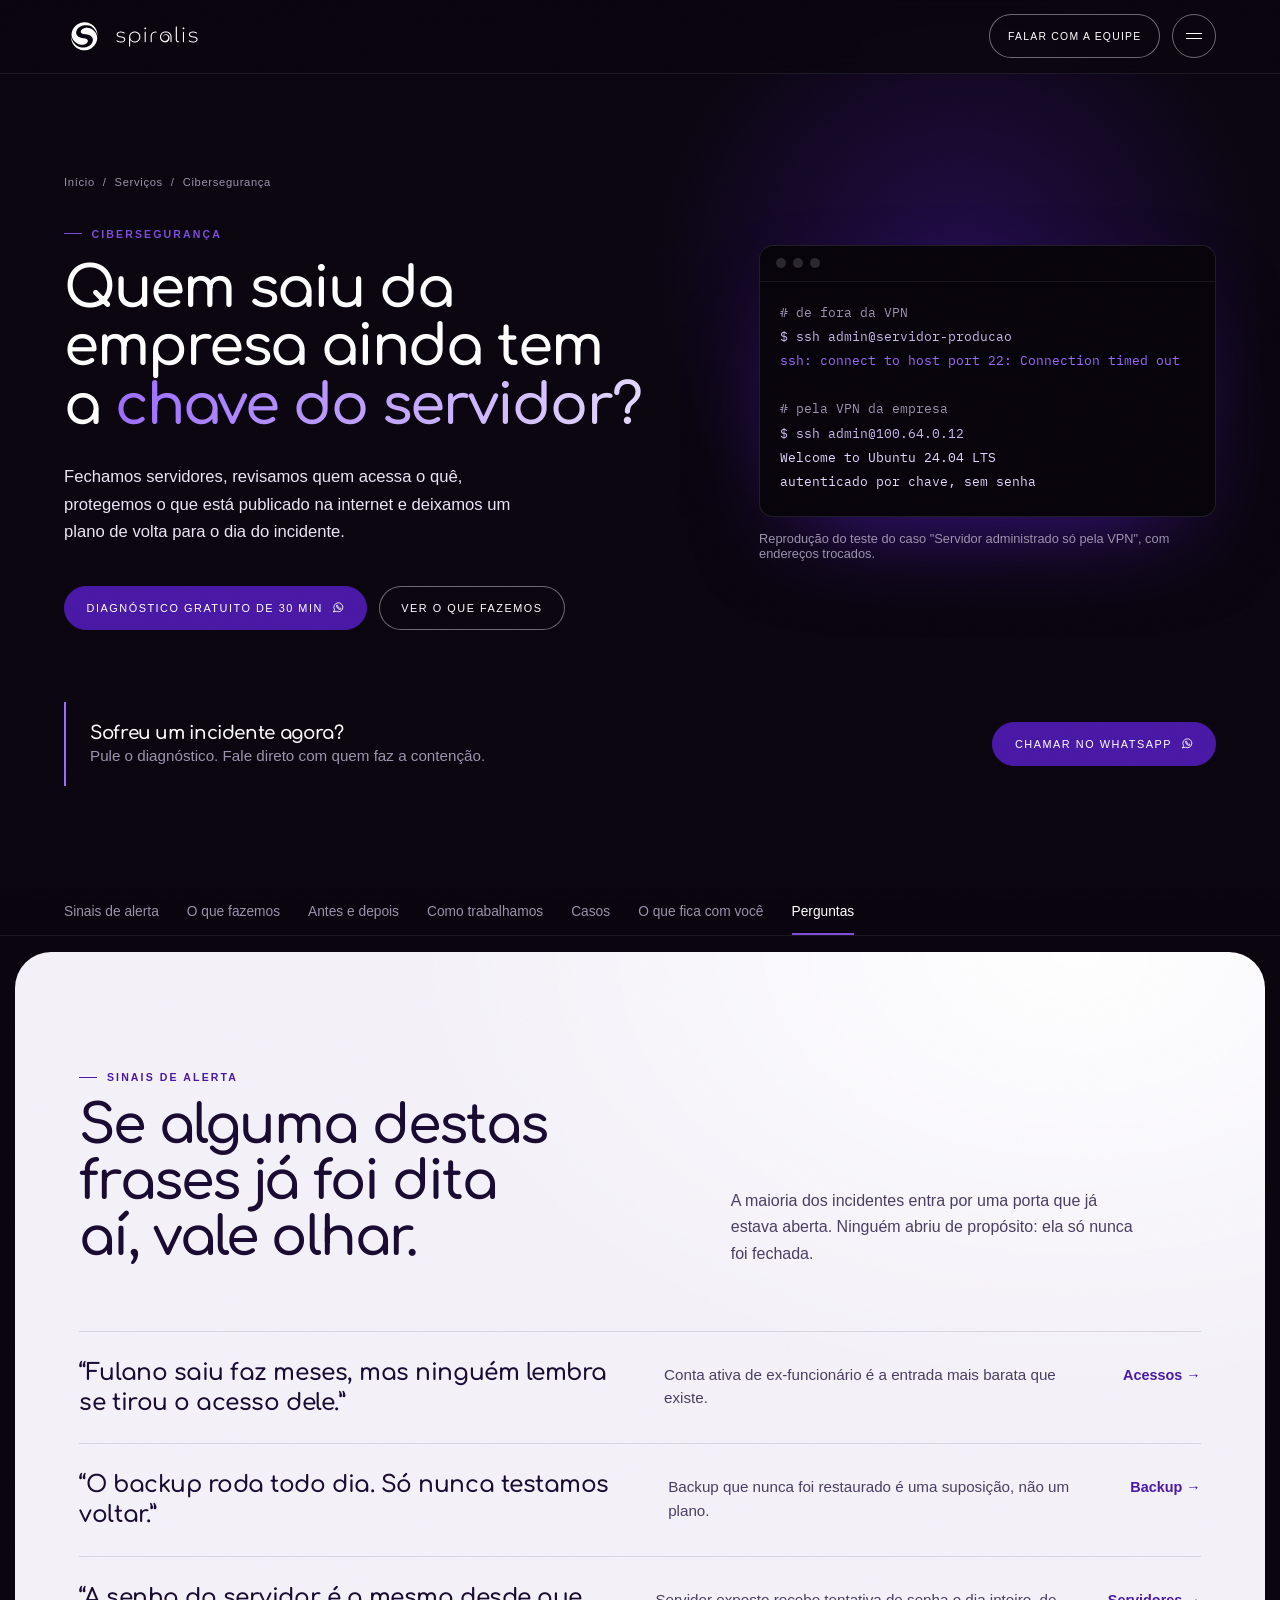
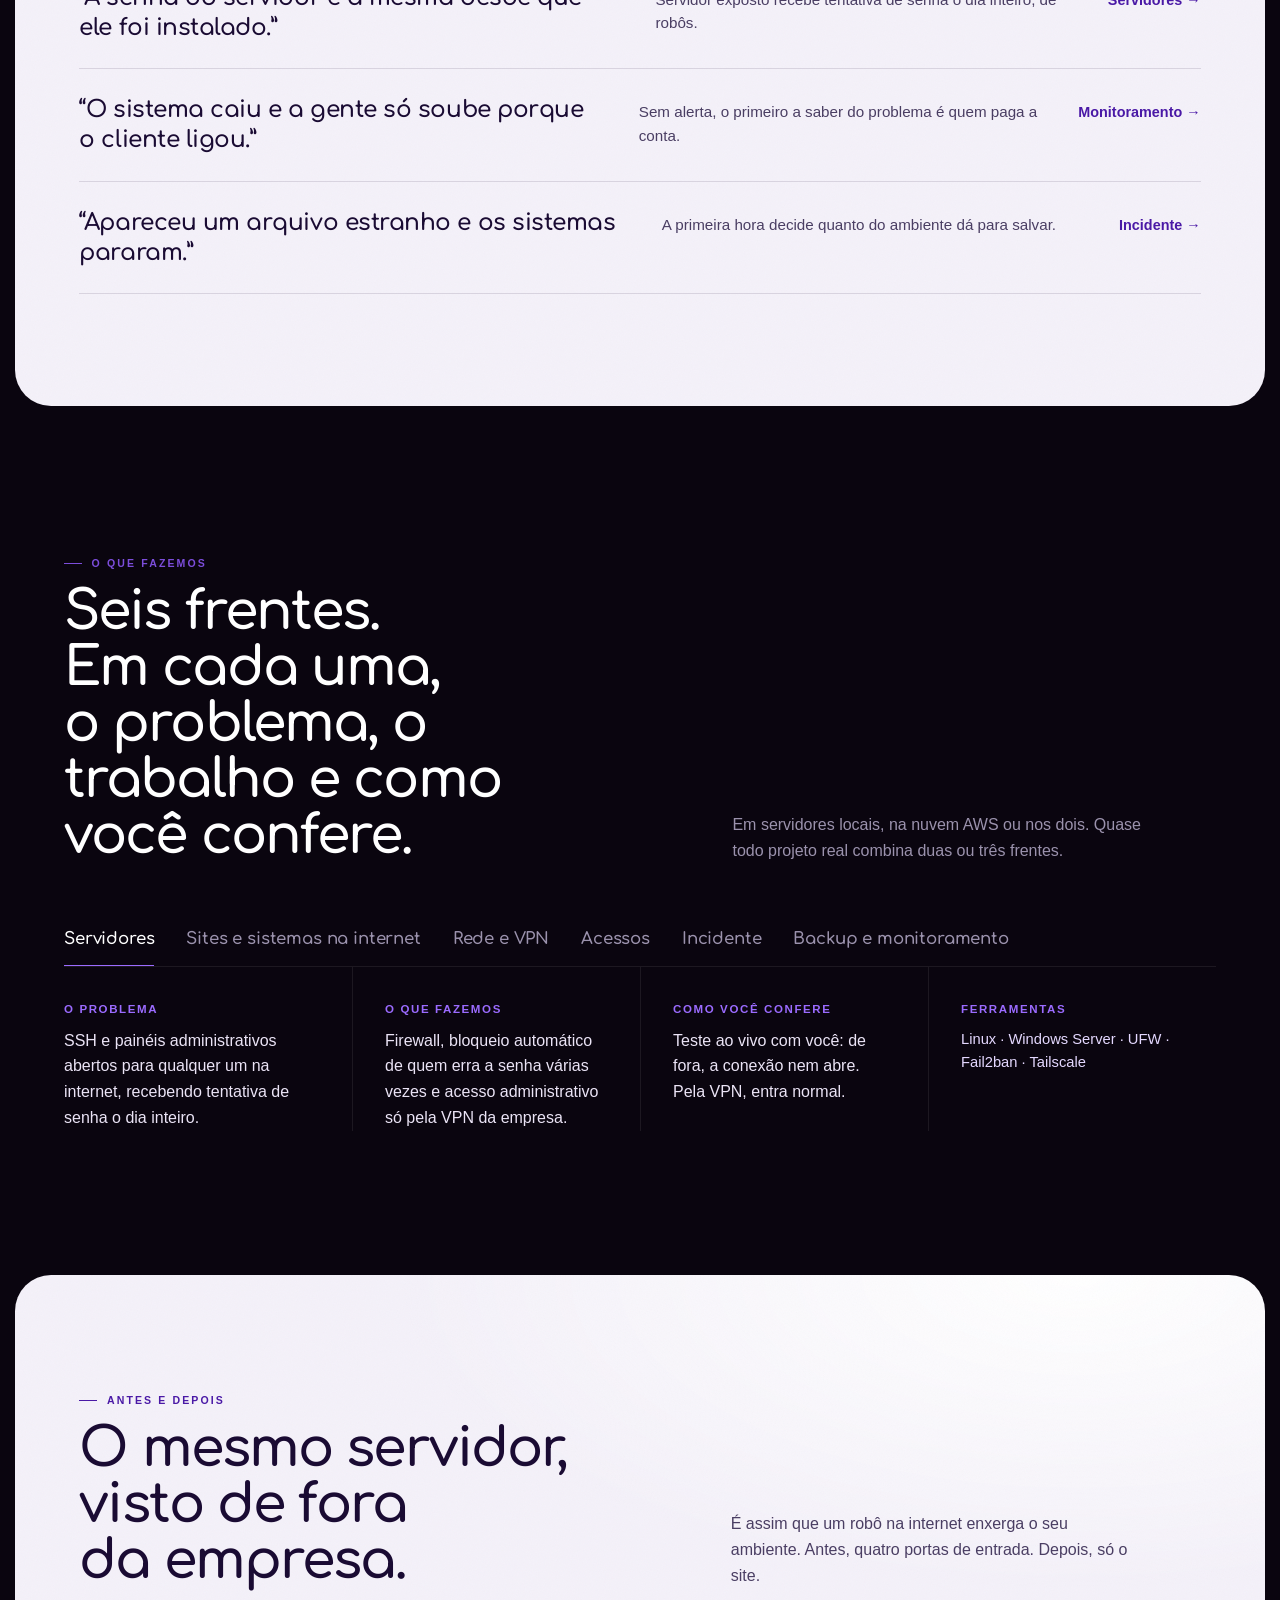
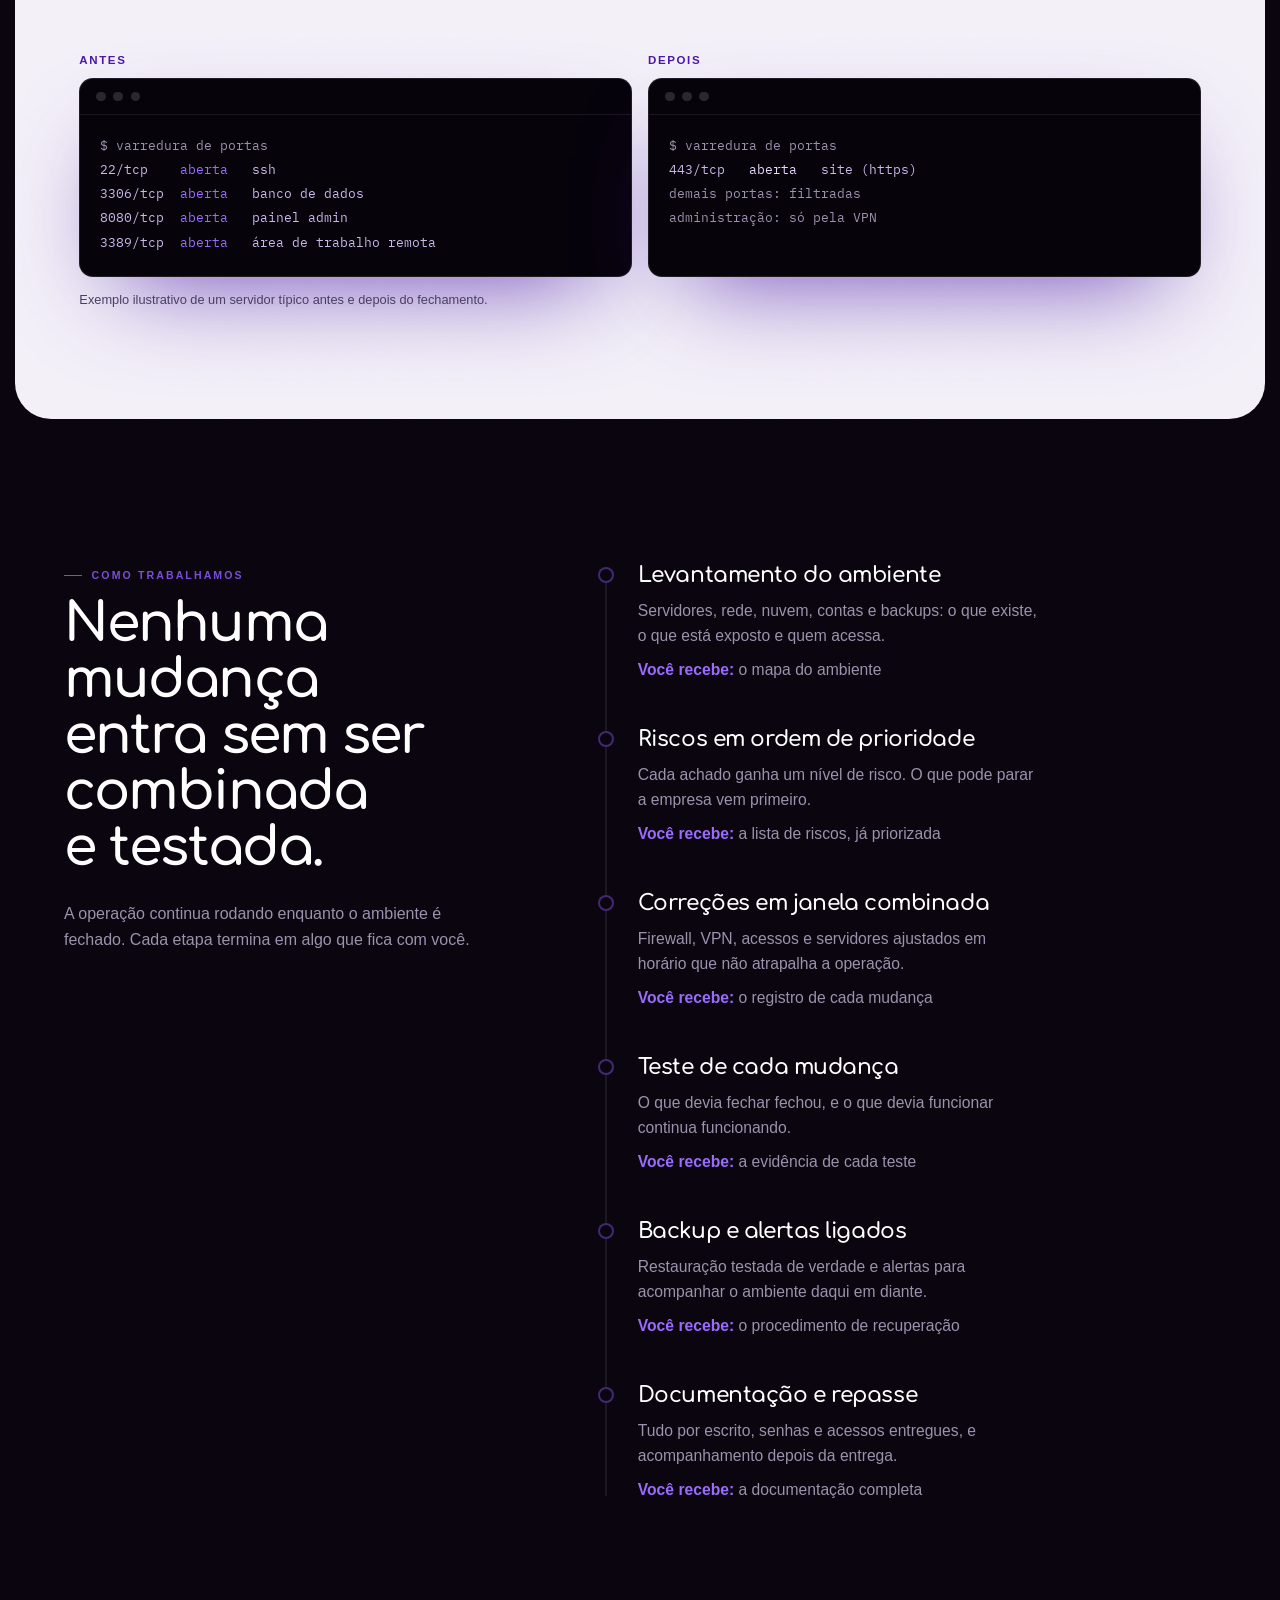
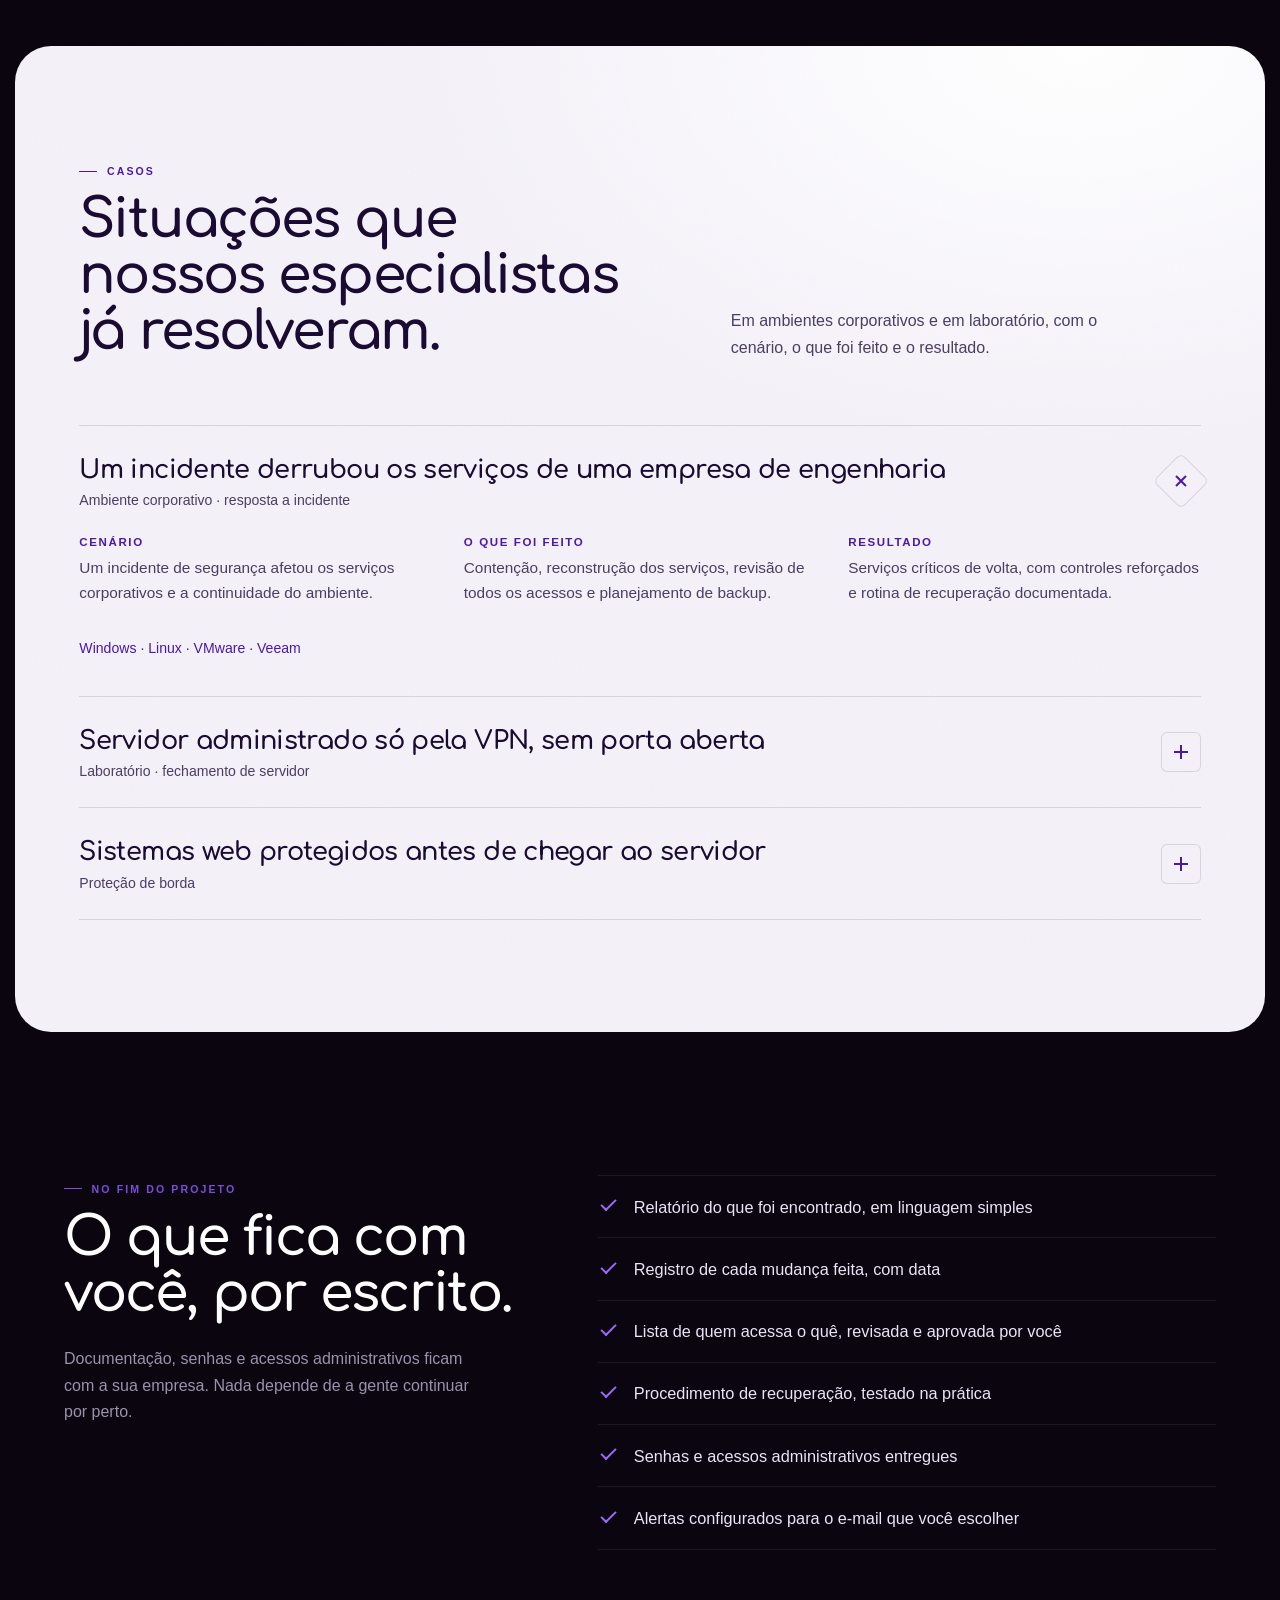
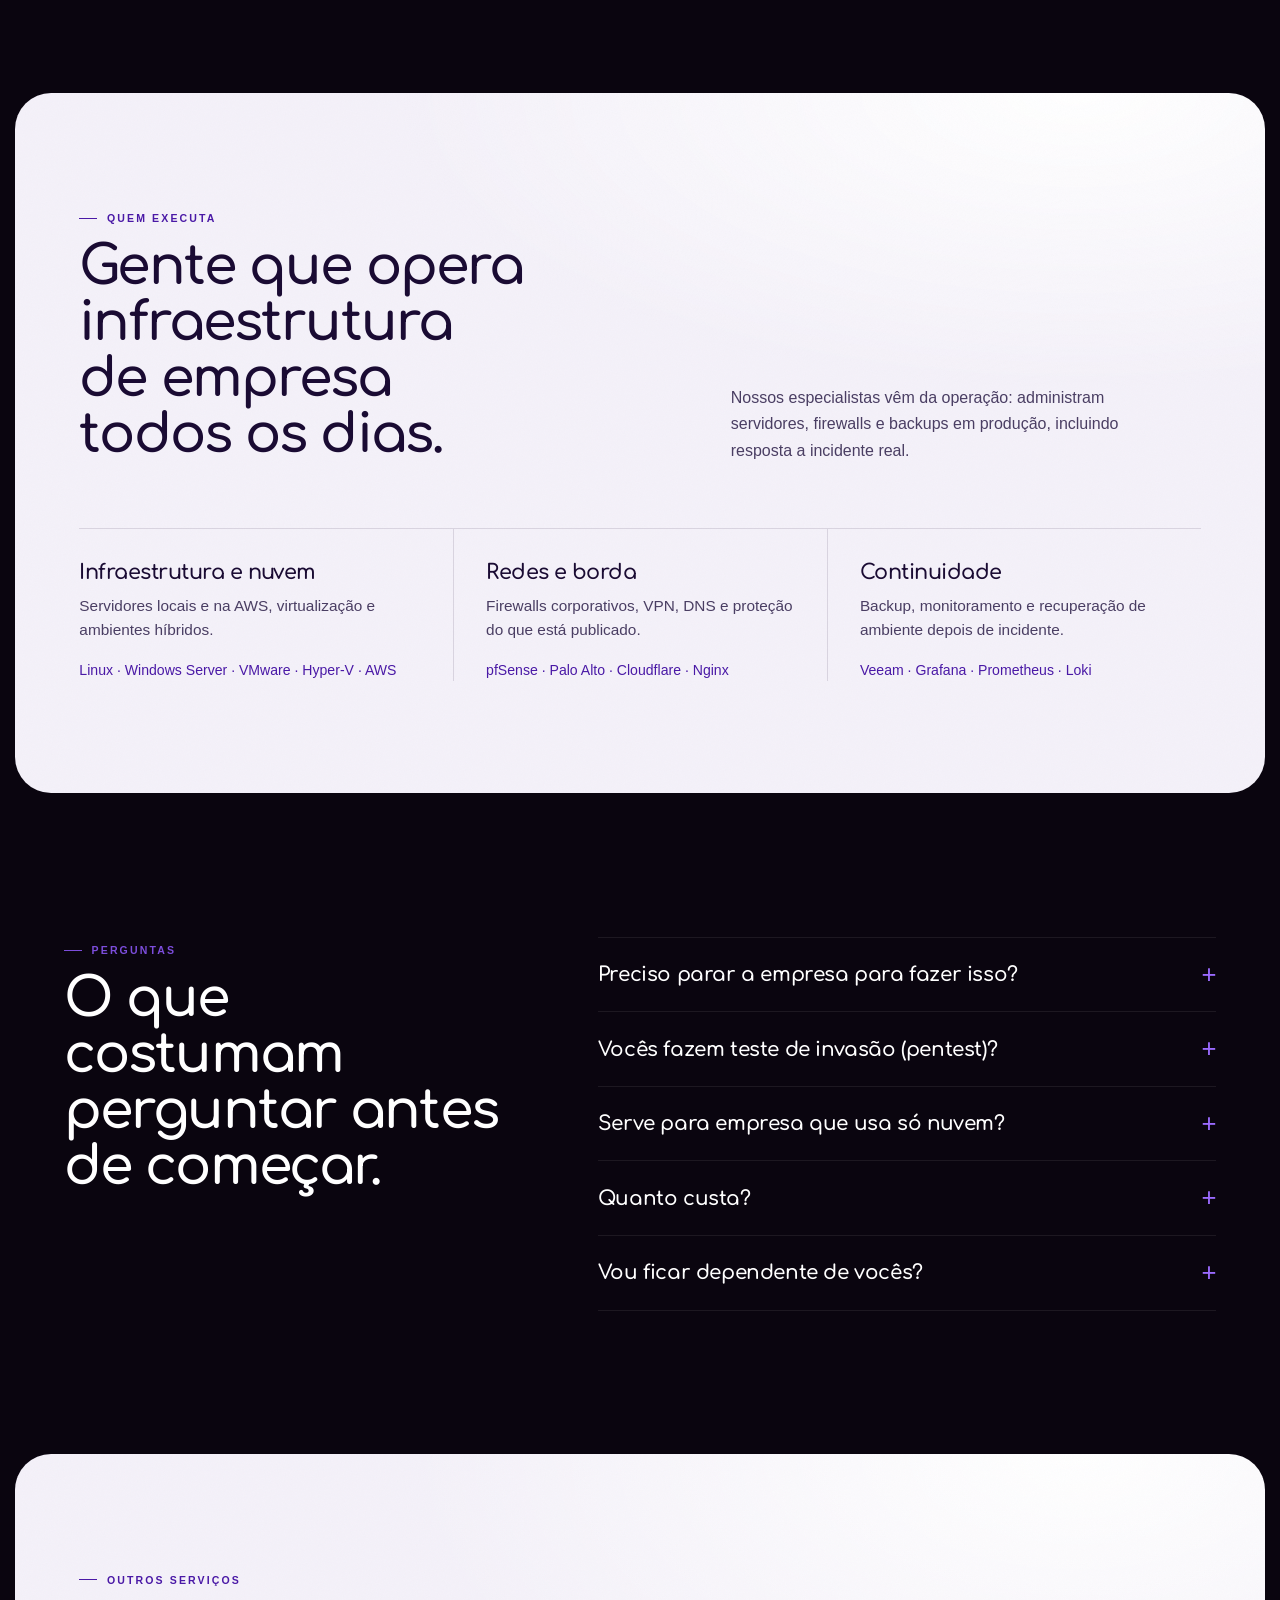
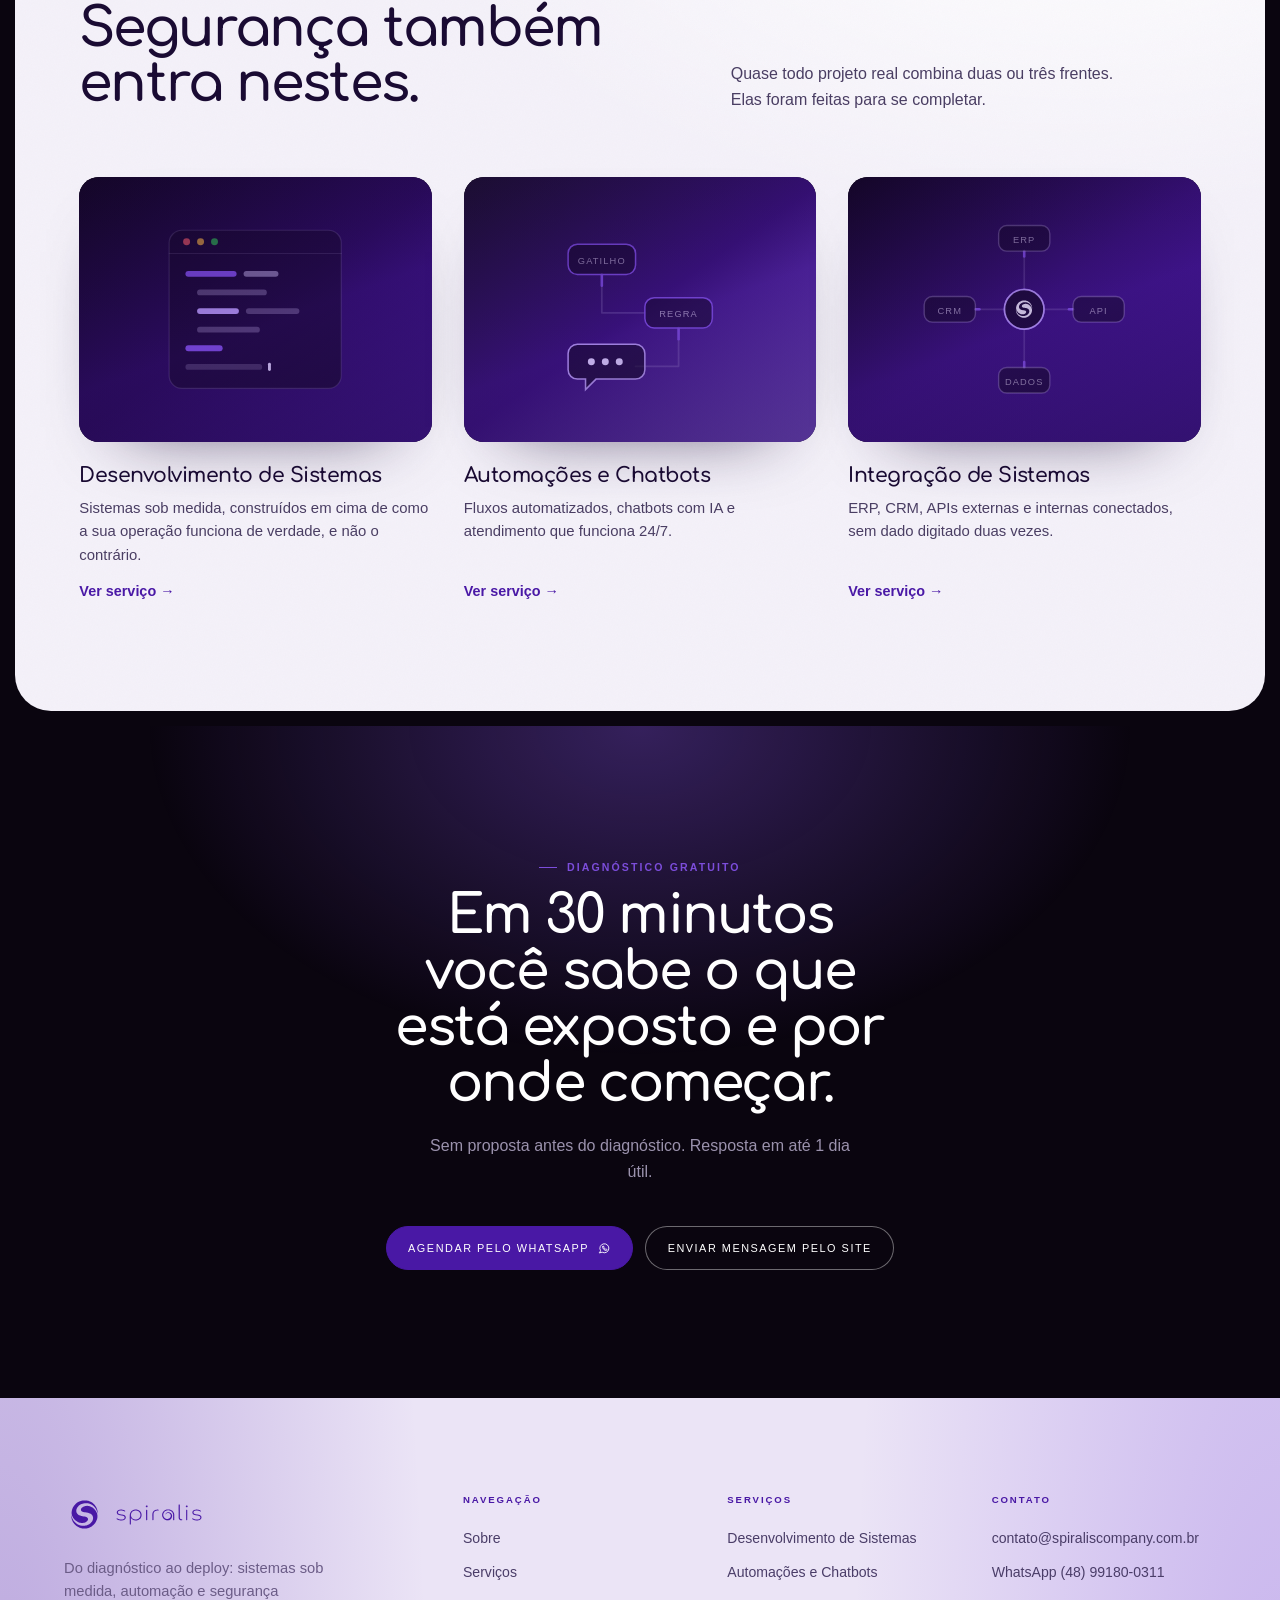
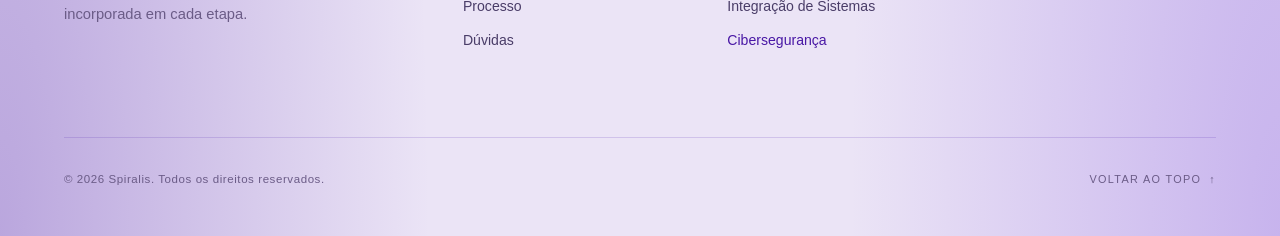
<file: servicos/ciberseguranca/index.html>
<!DOCTYPE html>
<!-- Gerada junto com as outras três páginas de /servicos/: mesma estrutura,
     conteúdo próprio. Menu em /menu.css e /menu.js, compartilhados com a home. -->
<html lang="pt-BR" data-theme="dark" data-motion="completo">
<head>
  <meta charset="UTF-8">
  <meta name="viewport" content="width=device-width, initial-scale=1.0">
  <title>Cibersegurança — Spiralis</title>
  <meta name="description" content="Hardening de servidores, proteção de borda, firewall e VPN, resposta a incidentes e backup com recuperação testada. Segurança aplicada à infraestrutura que a sua empresa já usa.">
  <meta name="theme-color" content="#0A050F">
  <meta name="robots" content="index, follow">
  <link rel="canonical" href="https://spiraliscompany.com.br/servicos/ciberseguranca/">
  <meta property="og:type" content="website">
  <meta property="og:locale" content="pt_BR">
  <meta property="og:site_name" content="Spiralis">
  <meta property="og:url" content="https://spiraliscompany.com.br/servicos/ciberseguranca/">
  <meta property="og:title" content="Cibersegurança — Spiralis">
  <meta property="og:description" content="Hardening de servidores, proteção de borda, firewall e VPN, resposta a incidentes e backup com recuperação testada. Segurança aplicada à infraestrutura que a sua empresa já usa.">
  <meta property="og:image" content="https://spiraliscompany.com.br/og-spiralis.jpg">
  <meta property="og:image:width" content="1200">
  <meta property="og:image:height" content="630">
  <meta name="twitter:card" content="summary_large_image">
  <meta name="twitter:image" content="https://spiraliscompany.com.br/og-spiralis.jpg">
  <link rel="icon" href="/spiralis-simbolo-branco.svg" type="image/svg+xml">
  <link rel="apple-touch-icon" href="/apple-touch-icon.png">
  <script type="application/ld+json">
    {
      "@context": "https://schema.org",
      "@type": "Service",
      "name": "Cibersegurança",
      "description": "Hardening de servidores, proteção de borda, firewall e VPN, resposta a incidentes e backup com recuperação testada. Segurança aplicada à infraestrutura que a sua empresa já usa.",
      "url": "https://spiraliscompany.com.br/servicos/ciberseguranca/",
      "provider": { "@type": "Organization", "name": "Spiralis", "url": "https://spiraliscompany.com.br/", "email": "contato@spiraliscompany.com.br" },
      "areaServed": "BR"
    }
  </script>
  <link rel="preconnect" href="https://fonts.googleapis.com">
  <link rel="preconnect" href="https://fonts.gstatic.com" crossorigin>
  <link href="https://fonts.googleapis.com/css2?family=Comfortaa:wght@300;400;500;600;700&family=IBM+Plex+Mono:wght@400&display=swap" rel="stylesheet">
  <link rel="stylesheet" href="/servicos/servicos.css">
  <link rel="stylesheet" href="/menu.css">
</head>
<body>
<a href="#conteudo" class="skip-link">Pular para o conteúdo</a>

<nav id="nav">
  <a href="/" class="nav-logo brand-lockup" aria-label="Spiralis — início">
    <svg class="mark" viewBox="0 0 1000 1000" fill="none" aria-hidden="true">
      <path fill="currentColor" fill-rule="evenodd" d="M472.18 153.42 L470.59 155.01 L446.74 156.60 L445.15 158.19 L438.79 158.19 L437.20 159.78 L430.84 159.78 L429.25 161.37 L411.76 164.55 L410.17 166.14 L407.00 166.14 L400.64 169.32 L395.87 169.32 L391.10 172.50 L383.15 174.09 L370.43 180.45 L367.25 180.45 L329.09 201.11 L303.66 218.60 L284.58 236.09 L282.99 236.09 L263.12 255.96 L263.12 257.55 L251.99 268.68 L251.99 270.27 L236.09 289.35 L231.32 298.89 L220.19 314.79 L205.88 343.40 L205.88 346.58 L202.70 351.35 L202.70 354.53 L199.52 359.30 L199.52 362.48 L193.16 378.38 L193.16 383.15 L191.57 384.74 L191.57 389.51 L188.39 397.46 L188.39 403.82 L186.80 405.41 L186.80 411.76 L185.21 413.35 L185.21 422.89 L183.62 424.48 L183.62 438.79 L182.03 440.38 L183.62 478.54 L185.21 480.13 L185.21 488.08 L186.80 489.67 L186.80 494.44 L188.39 496.03 L188.39 500.79 L189.98 502.38 L189.98 507.15 L191.57 508.74 L194.75 521.46 L205.88 543.72 L205.88 546.90 L210.65 553.26 L218.60 569.16 L247.22 607.31 L270.27 630.37 L271.86 630.37 L287.76 644.67 L324.32 668.52 L333.86 673.29 L337.04 673.29 L340.22 676.47 L343.40 676.47 L348.17 679.65 L351.35 679.65 L356.12 682.83 L359.30 682.83 L375.20 689.19 L379.97 689.19 L387.92 692.37 L394.28 692.37 L395.87 693.96 L403.82 693.96 L405.41 695.55 L418.12 695.55 L419.71 697.14 L451.51 697.14 L453.10 695.55 L475.36 693.96 L476.95 692.37 L488.08 690.78 L489.67 689.19 L507.15 684.42 L529.41 673.29 L543.72 663.75 L568.36 637.52 L576.31 618.44 L577.90 602.54 L576.31 600.95 L574.72 586.65 L571.54 580.29 L568.36 575.52 L548.49 557.23 L535.77 550.87 L532.59 550.87 L521.46 546.10 L510.33 544.52 L508.74 542.93 L486.49 541.34 L484.90 539.75 L473.77 539.75 L472.18 538.16 L462.64 538.16 L461.05 536.57 L443.56 534.98 L441.97 533.39 L435.61 533.39 L427.66 530.21 L421.30 530.21 L414.94 527.03 L410.17 527.03 L408.59 525.44 L399.05 523.85 L389.51 519.08 L381.56 517.49 L373.61 512.72 L370.43 512.72 L360.89 507.95 L337.04 492.05 L320.35 475.36 L309.22 459.46 L301.27 443.56 L298.09 427.66 L296.50 426.07 L296.50 418.12 L294.91 416.53 L294.91 392.69 L296.50 391.10 L296.50 381.56 L298.09 379.97 L298.09 373.61 L302.86 362.48 L302.86 357.71 L315.58 330.68 L334.66 303.66 L359.30 279.01 L386.33 259.94 L407.00 248.81 L410.17 248.81 L421.30 242.45 L429.25 240.86 L434.02 237.68 L437.20 237.68 L443.56 234.50 L448.33 234.50 L454.69 231.32 L459.46 231.32 L467.41 228.14 L473.77 228.14 L475.36 226.55 L494.44 224.96 L496.03 223.37 L508.74 223.37 L510.33 221.78 L559.62 221.78 L561.21 223.37 L572.34 223.37 L573.93 224.96 L583.47 224.96 L585.06 226.55 L591.41 226.55 L593.00 228.14 L604.13 229.73 L605.72 231.32 L615.26 232.91 L624.80 237.68 L632.75 239.27 L667.73 256.76 L686.80 269.48 L693.16 275.83 L702.70 282.19 L743.24 324.32 L771.86 367.25 L787.76 400.64 L787.76 403.82 L790.94 408.59 L790.94 411.76 L798.89 432.43 L798.89 437.20 L802.07 443.56 L802.07 449.92 L803.66 451.51 L805.25 465.82 L806.84 467.41 L806.84 475.36 L808.43 475.36 L808.43 462.64 L810.02 461.05 L810.02 449.92 L808.43 448.33 L808.43 424.48 L806.84 422.89 L805.25 403.82 L803.66 402.23 L803.66 395.87 L802.07 394.28 L798.89 376.79 L795.71 370.43 L795.71 365.66 L792.53 360.89 L786.17 340.22 L771.86 311.61 L751.19 279.81 L740.06 267.09 L740.06 265.50 L730.52 255.96 L730.52 254.37 L709.06 232.91 L707.47 232.91 L697.93 223.37 L667.73 201.11 L662.96 199.52 L651.83 191.57 L626.39 178.86 L623.21 178.86 L620.03 175.68 L615.26 175.68 L610.49 172.50 L607.31 172.50 L586.65 164.55 L581.88 164.55 L580.29 162.96 L575.52 162.96 L567.57 159.78 L561.21 159.78 L559.62 158.19 L553.26 158.19 L551.67 156.60 L543.72 156.60 L542.13 155.01 L527.82 155.01 L526.23 153.42 L473.77 153.42 Z M542.13 285.37 L540.54 286.96 L516.69 288.55 L515.10 290.14 L497.62 293.32 L496.03 294.91 L483.31 298.09 L478.54 301.27 L475.36 301.27 L448.33 315.58 L435.61 325.12 L417.33 344.99 L415.74 349.76 L410.97 356.12 L410.97 359.30 L407.79 365.66 L407.79 375.20 L406.20 376.79 L406.20 379.97 L407.79 381.56 L407.79 389.51 L414.15 403.82 L422.89 414.15 L434.02 422.10 L446.74 428.46 L449.92 428.46 L454.69 431.64 L459.46 431.64 L465.82 434.82 L481.72 436.41 L483.31 438.00 L492.85 438.00 L494.44 439.59 L508.74 439.59 L510.33 441.18 L521.46 441.18 L523.05 442.77 L543.72 444.36 L545.31 445.95 L551.67 445.95 L553.26 447.54 L559.62 447.54 L561.21 449.13 L567.57 449.13 L569.16 450.72 L580.29 452.31 L586.65 455.48 L591.41 455.48 L593.00 457.07 L605.72 460.25 L621.62 468.20 L624.80 468.20 L627.98 471.38 L635.93 474.56 L639.11 477.74 L648.65 482.51 L674.88 507.15 L682.83 518.28 L686.01 526.23 L689.19 529.41 L689.19 532.59 L695.55 545.31 L697.14 558.03 L698.73 559.62 L698.73 596.18 L697.14 597.77 L697.14 604.13 L695.55 605.72 L692.37 621.62 L689.19 626.39 L687.60 634.34 L674.88 658.19 L657.39 682.03 L637.52 701.91 L605.72 725.76 L578.70 740.06 L575.52 740.06 L567.57 744.83 L564.39 744.83 L538.95 754.37 L526.23 755.96 L518.28 759.14 L500.79 760.73 L499.21 762.32 L484.90 762.32 L483.31 763.91 L443.56 763.91 L441.97 762.32 L416.53 760.73 L414.94 759.14 L400.64 757.55 L399.05 755.96 L387.92 754.37 L381.56 751.19 L376.79 751.19 L359.30 743.24 L356.12 743.24 L348.17 738.47 L344.99 738.47 L335.45 733.70 L332.27 730.52 L321.14 725.76 L282.99 698.73 L247.22 662.96 L247.22 661.37 L234.50 647.06 L213.83 615.26 L197.93 583.47 L196.34 575.52 L193.16 570.75 L193.16 567.57 L189.98 561.21 L189.98 556.44 L186.80 551.67 L186.80 546.90 L185.21 545.31 L185.21 540.54 L182.03 532.59 L182.03 526.23 L180.45 524.64 L178.86 507.15 L177.27 507.15 L177.27 511.92 L175.68 513.51 L175.68 542.13 L177.27 543.72 L177.27 561.21 L178.86 562.80 L178.86 572.34 L180.45 573.93 L182.03 589.83 L183.62 591.41 L186.80 607.31 L191.57 618.44 L191.57 623.21 L194.75 627.98 L197.93 639.11 L213.83 670.91 L231.32 697.93 L248.81 718.60 L248.81 720.19 L292.53 762.32 L340.22 794.12 L356.12 802.07 L359.30 802.07 L370.43 808.43 L373.61 808.43 L378.38 811.61 L386.33 813.20 L395.87 817.97 L400.64 817.97 L407.00 821.14 L411.76 821.14 L413.35 822.73 L418.12 822.73 L426.07 825.91 L432.43 825.91 L434.02 827.50 L441.97 827.50 L443.56 829.09 L451.51 829.09 L453.10 830.68 L469.00 830.68 L470.59 832.27 L513.51 832.27 L515.10 830.68 L529.41 830.68 L531.00 829.09 L540.54 829.09 L542.13 827.50 L556.44 825.91 L564.39 822.73 L570.75 822.73 L572.34 821.14 L604.13 811.61 L640.70 794.12 L643.88 790.94 L648.65 789.35 L651.83 786.17 L656.60 784.58 L670.91 775.04 L689.98 759.14 L691.57 759.14 L705.88 744.83 L707.47 744.83 L733.70 717.01 L733.70 715.42 L746.42 701.11 L767.09 669.32 L789.35 621.62 L790.94 612.08 L795.71 600.95 L798.89 583.47 L800.48 581.88 L800.48 573.93 L802.07 572.34 L802.07 564.39 L803.66 562.80 L803.66 510.33 L802.07 508.74 L802.07 499.21 L798.89 491.26 L798.89 484.90 L797.30 483.31 L797.30 478.54 L795.71 476.95 L790.94 459.46 L787.76 454.69 L784.58 443.56 L765.50 408.59 L736.88 370.43 L715.42 348.97 L713.83 348.97 L691.57 329.89 L677.27 320.35 L672.50 318.76 L669.32 315.58 L647.06 304.45 L643.88 304.45 L639.11 301.27 L631.16 299.68 L621.62 294.91 L616.85 294.91 L615.26 293.32 L610.49 293.32 L602.54 290.14 L596.18 290.14 L594.59 288.55 L570.75 286.96 L569.16 285.37 L543.72 285.37 Z"/>
    </svg>
    <img class="wordmark" src="/spiralis-wordmark.svg" alt="Spiralis">
  </a>
  <div class="nav-right">
    <a href="/#contato" class="nav-pill nav-cta">Falar com a equipe</a>
    <button id="nav-menu-toggle" type="button" aria-expanded="false" aria-controls="site-menu" aria-label="Abrir menu">
      <span></span>
      <span></span>
    </button>
  </div>
</nav>
<div class="site-menu" id="site-menu" aria-hidden="true" inert>
  <div class="sm-grid">
    <div class="sm-col" role="navigation" aria-label="Navegação do site">
      <p class="sm-label sm-in">Navegação</p>
      <ul class="sm-list">
        <li class="sm-in"><a class="sm-link" href="/"><span class="sm-txt" data-chars>Início</span><span class="sm-arr" aria-hidden="true">→</span></a></li>
        <li class="sm-in"><a class="sm-link" href="/#sobre"><span class="sm-txt" data-chars>Sobre</span><span class="sm-arr" aria-hidden="true">→</span></a></li>
        <li class="sm-in"><a class="sm-link" href="/#processo"><span class="sm-txt" data-chars>Processo</span><span class="sm-arr" aria-hidden="true">→</span></a></li>
        <li class="sm-in"><a class="sm-link" href="/#duvidas"><span class="sm-txt" data-chars>Dúvidas</span><span class="sm-arr" aria-hidden="true">→</span></a></li>
        <li class="sm-in"><a class="sm-link" href="/#contato"><span class="sm-txt" data-chars>Contato</span><span class="sm-arr" aria-hidden="true">→</span></a></li>
      </ul>
    </div>
    <div class="sm-col" role="navigation" aria-label="Serviços">
      <p class="sm-label sm-in">Serviços</p>
      <ul class="sm-list">
        <li class="sm-in"><a class="sm-link" href="/servicos/desenvolvimento-de-sistemas/"><span class="sm-num" aria-hidden="true">01</span><span class="sm-txt" data-chars>Desenvolvimento de Sistemas</span><span class="sm-arr" aria-hidden="true">→</span></a></li>
        <li class="sm-in"><a class="sm-link" href="/servicos/automacoes-e-chatbots/"><span class="sm-num" aria-hidden="true">02</span><span class="sm-txt" data-chars>Automações e Chatbots</span><span class="sm-arr" aria-hidden="true">→</span></a></li>
        <li class="sm-in"><a class="sm-link" href="/servicos/integracao-de-sistemas/"><span class="sm-num" aria-hidden="true">03</span><span class="sm-txt" data-chars>Integração de Sistemas</span><span class="sm-arr" aria-hidden="true">→</span></a></li>
        <li class="sm-in"><a class="sm-link" href="/servicos/ciberseguranca/" aria-current="page"><span class="sm-num" aria-hidden="true">04</span><span class="sm-txt" data-chars>Cibersegurança</span><span class="sm-arr" aria-hidden="true">→</span></a></li>
      </ul>
    </div>
  </div>
  <div class="sm-foot sm-in">
    <a href="mailto:contato@spiraliscompany.com.br">contato@spiraliscompany.com.br</a>
    <a href="https://wa.me/5548991800311?text=Ol%C3%A1%2C%20vim%20pelo%20site%20da%20Spiralis%20e%20gostaria%20de%20conversar%20sobre%20um%20projeto." target="_blank" rel="noopener noreferrer">WhatsApp (48) 99180-0311</a>
  </div>
</div>

<main id="conteudo">

<section class="sp-hero sp2-hero">
  <div class="sp-wrap">
    <div class="sp-hero-grid">
      <div>
        <p class="sp-crumb rv"><a href="/">Início</a><span aria-hidden="true">/</span><a href="/#servicos">Serviços</a><span aria-hidden="true">/</span><span aria-current="page">Cibersegurança</span></p>
        <span class="sp-kicker rv" style="--d:1">Cibersegurança</span>
        <h1 class="sp-title rv" style="--d:2">Quem saiu da empresa ainda tem a <em>chave do servidor?</em></h1>
        <p class="sp-lead rv" style="--d:3">Fechamos servidores, revisamos quem acessa o quê, protegemos o que está publicado na internet e deixamos um plano de volta para o dia do incidente.</p>
        <div class="sp-acts rv" style="--d:4">
          <a class="btn-fill" href="https://wa.me/5548991800311?text=Ol%C3%A1%2C%20vim%20pelo%20site%20da%20Spiralis%20e%20quero%20agendar%20o%20diagn%C3%B3stico%20de%20seguran%C3%A7a." target="_blank" rel="noopener noreferrer" aria-label="Diagnóstico gratuito de 30 min no WhatsApp (abre em nova aba)">Diagnóstico gratuito de 30 min<svg class="btn-ico" viewBox="0 0 24 24" fill="none" stroke="currentColor" stroke-width="1.7" stroke-linecap="round" stroke-linejoin="round" aria-hidden="true" focusable="false"><path d="M3.4 20.6l1.4-4.2a8.6 8.6 0 1 1 3.3 3.2l-4.7 1z"/><path d="M9.2 8.5c.2-.5.4-.5.6-.5h.5c.2 0 .4 0 .6.4l.7 1.6c.1.2 0 .4-.1.5l-.4.5c-.1.2-.2.3-.1.5.3.6 1.4 1.9 2.6 2.4.2.1.4.1.5-.1l.5-.5c.2-.2.4-.2.6-.1l1.5.8c.3.2.4.3.4.5v.5c0 .3-.3.9-.9 1.1-.5.2-1.3.3-2.6-.2-2-.8-3.7-2.6-4.4-4.6-.4-1.2-.3-2 0-2.5z"/></svg></a>
          <a class="btn-outline" href="#frentes">Ver o que fazemos</a>
        </div>
      </div>
      <figure class="rv" style="--d:3">
        <div class="term" role="img" aria-label="Terminal: tentativa de acesso ao servidor de fora da VPN falha por tempo esgotado; pela VPN, o acesso entra com autenticação por chave.">
          <div class="term-top" aria-hidden="true"><i></i><i></i><i></i></div>
<pre aria-hidden="true"><span class="c"># de fora da VPN</span>
$ ssh admin@servidor-producao
<span class="no">ssh: connect to host port 22: Connection timed out</span>

<span class="c"># pela VPN da empresa</span>
$ ssh admin@100.64.0.12
<span class="ok">Welcome to Ubuntu 24.04 LTS</span>
<span class="ok">autenticado por chave, sem senha</span></pre>
        </div>
        <figcaption class="term-cap">Reprodução do teste do caso "Servidor administrado só pela VPN", com endereços trocados.</figcaption>
      </figure>
    </div>
    <div class="sp-urgente rv">
      <div>
        <strong>Sofreu um incidente agora?</strong>
        <p>Pule o diagnóstico. Fale direto com quem faz a contenção.</p>
      </div>
      <a class="btn-fill" href="https://wa.me/5548991800311?text=Ol%C3%A1%2C%20estamos%20com%20um%20incidente%20de%20seguran%C3%A7a%20agora%20e%20precisamos%20de%20ajuda." target="_blank" rel="noopener noreferrer" aria-label="Chamar no WhatsApp no WhatsApp (abre em nova aba)">Chamar no WhatsApp<svg class="btn-ico" viewBox="0 0 24 24" fill="none" stroke="currentColor" stroke-width="1.7" stroke-linecap="round" stroke-linejoin="round" aria-hidden="true" focusable="false"><path d="M3.4 20.6l1.4-4.2a8.6 8.6 0 1 1 3.3 3.2l-4.7 1z"/><path d="M9.2 8.5c.2-.5.4-.5.6-.5h.5c.2 0 .4 0 .6.4l.7 1.6c.1.2 0 .4-.1.5l-.4.5c-.1.2-.2.3-.1.5.3.6 1.4 1.9 2.6 2.4.2.1.4.1.5-.1l.5-.5c.2-.2.4-.2.6-.1l1.5.8c.3.2.4.3.4.5v.5c0 .3-.3.9-.9 1.1-.5.2-1.3.3-2.6-.2-2-.8-3.7-2.6-4.4-4.6-.4-1.2-.3-2 0-2.5z"/></svg></a>
    </div>
  </div>
</section>

<nav class="sp-subnav" aria-label="Seções desta página">
  <div class="sp-wrap">
    <ul>
      <li><a class="sn" href="#sinais">Sinais de alerta</a></li>
      <li><a class="sn" href="#frentes">O que fazemos</a></li>
      <li><a class="sn" href="#antes-depois">Antes e depois</a></li>
      <li><a class="sn" href="#processo">Como trabalhamos</a></li>
      <li><a class="sn" href="#casos">Casos</a></li>
      <li><a class="sn" href="#entregas">O que fica com você</a></li>
      <li><a class="sn" href="#perguntas">Perguntas</a></li>
    </ul>
  </div>
</nav>

<section class="sp-band is-light" id="sinais" aria-labelledby="sinais-h">
  <div class="sp-sheet">
    <div class="sp-wrap">
      <header class="sp-section-head">
        <div>
          <span class="sp-kicker rv">Sinais de alerta</span>
          <h2 class="sp-h2 rv" id="sinais-h">Se alguma destas frases já foi dita aí, vale olhar.</h2>
        </div>
        <p class="sp-section-sub rv">A maioria dos incidentes entra por uma porta que já estava aberta. Ninguém abriu de propósito: ela só nunca foi fechada.</p>
      </header>
      <div class="sp-sinais">
        <div class="sp-sinal rv"><q>Fulano saiu faz meses, mas ninguém lembra se tirou o acesso dele.</q><p>Conta ativa de ex-funcionário é a entrada mais barata que existe.</p><a href="#frentes" data-abre-aba="acessos">Acessos <b aria-hidden="true">→</b></a></div>
        <div class="sp-sinal rv"><q>O backup roda todo dia. Só nunca testamos voltar.</q><p>Backup que nunca foi restaurado é uma suposição, não um plano.</p><a href="#frentes" data-abre-aba="backup">Backup <b aria-hidden="true">→</b></a></div>
        <div class="sp-sinal rv"><q>A senha do servidor é a mesma desde que ele foi instalado.</q><p>Servidor exposto recebe tentativa de senha o dia inteiro, de robôs.</p><a href="#frentes" data-abre-aba="servidores">Servidores <b aria-hidden="true">→</b></a></div>
        <div class="sp-sinal rv"><q>O sistema caiu e a gente só soube porque o cliente ligou.</q><p>Sem alerta, o primeiro a saber do problema é quem paga a conta.</p><a href="#frentes" data-abre-aba="backup">Monitoramento <b aria-hidden="true">→</b></a></div>
        <div class="sp-sinal rv"><q>Apareceu um arquivo estranho e os sistemas pararam.</q><p>A primeira hora decide quanto do ambiente dá para salvar.</p><a href="#frentes" data-abre-aba="incidente">Incidente <b aria-hidden="true">→</b></a></div>
      </div>
    </div>
  </div>
</section>

<section class="sp-band" id="frentes" aria-labelledby="frentes-h">
  <div class="sp-wrap">
    <header class="sp-section-head">
      <div>
        <span class="sp-kicker rv">O que fazemos</span>
        <h2 class="sp-h2 rv" id="frentes-h">Seis frentes. Em cada uma, o problema, o trabalho e como você confere.</h2>
      </div>
      <p class="sp-section-sub rv">Em servidores locais, na nuvem AWS ou nos dois. Quase todo projeto real combina duas ou três frentes.</p>
    </header>
    <div class="rv">
      <div class="sp-abas" role="tablist" aria-label="Frentes de trabalho">
        <button class="sp-aba" type="button" role="tab" id="aba-servidores" aria-controls="painel-servidores" aria-selected="true">Servidores</button>
        <button class="sp-aba" type="button" role="tab" id="aba-borda" aria-controls="painel-borda" aria-selected="false" tabindex="-1">Sites e sistemas na internet</button>
        <button class="sp-aba" type="button" role="tab" id="aba-rede" aria-controls="painel-rede" aria-selected="false" tabindex="-1">Rede e VPN</button>
        <button class="sp-aba" type="button" role="tab" id="aba-acessos" aria-controls="painel-acessos" aria-selected="false" tabindex="-1">Acessos</button>
        <button class="sp-aba" type="button" role="tab" id="aba-incidente" aria-controls="painel-incidente" aria-selected="false" tabindex="-1">Incidente</button>
        <button class="sp-aba" type="button" role="tab" id="aba-backup" aria-controls="painel-backup" aria-selected="false" tabindex="-1">Backup e monitoramento</button>
      </div>
      <div class="sp-painel" role="tabpanel" id="painel-servidores" aria-labelledby="aba-servidores">
        <div><h3>O problema</h3><p>SSH e painéis administrativos abertos para qualquer um na internet, recebendo tentativa de senha o dia inteiro.</p></div>
        <div><h3>O que fazemos</h3><p>Firewall, bloqueio automático de quem erra a senha várias vezes e acesso administrativo só pela VPN da empresa.</p></div>
        <div><h3>Como você confere</h3><p>Teste ao vivo com você: de fora, a conexão nem abre. Pela VPN, entra normal.</p></div>
        <div><h3>Ferramentas</h3><p class="sp-tools">Linux · Windows Server · UFW · Fail2ban · Tailscale</p></div>
      </div>
      <div class="sp-painel" role="tabpanel" id="painel-borda" aria-labelledby="aba-borda" hidden>
        <div><h3>O problema</h3><p>O sistema está publicado direto na internet, sem nada filtrando o que chega até o servidor.</p></div>
        <div><h3>O que fazemos</h3><p>Proxy na frente, HTTPS com certificado que renova sozinho e regras de WAF, o filtro que barra requisição maliciosa.</p></div>
        <div><h3>Como você confere</h3><p>Painel com as requisições bloqueadas e o cadeado válido em todas as páginas.</p></div>
        <div><h3>Ferramentas</h3><p class="sp-tools">Cloudflare · WAF · DNS · SSL/TLS · Nginx</p></div>
      </div>
      <div class="sp-painel" role="tabpanel" id="painel-rede" aria-labelledby="aba-rede" hidden>
        <div><h3>O problema</h3><p>Filial e equipe remota entrando na rede da empresa por atalhos improvisados, sem registro de quem entrou.</p></div>
        <div><h3>O que fazemos</h3><p>Firewall corporativo configurado, rede separada por área e VPN para quem trabalha de fora.</p></div>
        <div><h3>Como você confere</h3><p>Lista de quem tem VPN e o registro de cada conexão, com data e hora.</p></div>
        <div><h3>Ferramentas</h3><p class="sp-tools">pfSense · Palo Alto PA-410 · VPN</p></div>
      </div>
      <div class="sp-painel" role="tabpanel" id="painel-acessos" aria-labelledby="aba-acessos" hidden>
        <div><h3>O problema</h3><p>Ex-funcionário com conta ativa, senha compartilhada no grupo e todo mundo com acesso de administrador.</p></div>
        <div><h3>O que fazemos</h3><p>Revisão de usuários e grupos, desligamento das contas antigas e permissão limitada ao que cada pessoa usa.</p></div>
        <div><h3>Como você confere</h3><p>A lista de quem acessa o quê, antes e depois, para você aprovar linha por linha.</p></div>
        <div><h3>Ferramentas</h3><p class="sp-tools">Active Directory · LDAP · Google Workspace · Microsoft 365</p></div>
      </div>
      <div class="sp-painel" role="tabpanel" id="painel-incidente" aria-labelledby="aba-incidente" hidden>
        <div><h3>O problema</h3><p>Os sistemas pararam, apareceu arquivo estranho ou alguém notou um acesso que ninguém reconhece.</p></div>
        <div><h3>O que fazemos</h3><p>Contenção imediata, investigação inicial do que aconteceu, revisão de acessos e recuperação controlada dos serviços.</p></div>
        <div><h3>Como você confere</h3><p>Relatório do incidente: o que aconteceu, o que foi feito e o que mudou para não se repetir.</p></div>
        <div><h3>Ferramentas</h3><p class="sp-tools">Logs · Linux · Windows Server · VMware · Veeam</p></div>
      </div>
      <div class="sp-painel" role="tabpanel" id="painel-backup" aria-labelledby="aba-backup" hidden>
        <div><h3>O problema</h3><p>O backup roda, mas ninguém sabe se restaura. E quando algo cai, quem avisa é o cliente.</p></div>
        <div><h3>O que fazemos</h3><p>Backup com restauração testada, procedimento de recuperação por escrito e alertas a partir de métricas e logs.</p></div>
        <div><h3>Como você confere</h3><p>A restauração feita na sua frente e o alerta chegando no seu e-mail.</p></div>
        <div><h3>Ferramentas</h3><p class="sp-tools">Veeam · Dell NetWorker · Grafana · Prometheus · Loki</p></div>
      </div>
    </div>
  </div>
</section>

<section class="sp-band is-light" id="antes-depois" aria-labelledby="antes-h">
  <div class="sp-sheet">
    <div class="sp-wrap">
      <header class="sp-section-head">
        <div>
          <span class="sp-kicker rv">Antes e depois</span>
          <h2 class="sp-h2 rv" id="antes-h">O mesmo servidor, visto de fora da empresa.</h2>
        </div>
        <p class="sp-section-sub rv">É assim que um robô na internet enxerga o seu ambiente. Antes, quatro portas de entrada. Depois, só o site.</p>
      </header>
      <div class="sp-compara">
        <figure class="rv">
          <figcaption>Antes</figcaption>
          <div class="term" role="img" aria-label="Varredura antes: portas do SSH, do banco de dados, do painel administrativo e da área de trabalho remota abertas para a internet.">
            <div class="term-top" aria-hidden="true"><i></i><i></i><i></i></div>
<pre aria-hidden="true"><span class="c">$ varredura de portas</span>
22/tcp    <span class="no">aberta</span>   ssh
3306/tcp  <span class="no">aberta</span>   banco de dados
8080/tcp  <span class="no">aberta</span>   painel admin
3389/tcp  <span class="no">aberta</span>   área de trabalho remota</pre>
          </div>
        </figure>
        <figure class="rv" style="--d:1">
          <figcaption>Depois</figcaption>
          <div class="term" role="img" aria-label="Varredura depois: só a porta do site em HTTPS aberta, as demais filtradas, administração apenas pela VPN.">
            <div class="term-top" aria-hidden="true"><i></i><i></i><i></i></div>
<pre aria-hidden="true"><span class="c">$ varredura de portas</span>
443/tcp   <span class="ok">aberta</span>   site (https)
<span class="c">demais portas: filtradas</span>
<span class="c">administração: só pela VPN</span>
&nbsp;</pre>
          </div>
        </figure>
      </div>
      <p class="term-cap rv">Exemplo ilustrativo de um servidor típico antes e depois do fechamento.</p>
    </div>
  </div>
</section>

<section class="sp-band" id="processo" aria-labelledby="processo-h">
  <div class="sp-wrap sp-fluxo">
    <header class="sp-fluxo-head">
      <span class="sp-kicker rv">Como trabalhamos</span>
      <h2 class="sp-h2 rv" id="processo-h">Nenhuma mudança entra sem ser combinada e testada.</h2>
      <p class="sp-section-sub rv">A operação continua rodando enquanto o ambiente é fechado. Cada etapa termina em algo que fica com você.</p>
    </header>
    <ol class="sp-linha">
      <li class="rv"><h3>Levantamento do ambiente</h3><p>Servidores, rede, nuvem, contas e backups: o que existe, o que está exposto e quem acessa.</p><p class="sp-recebe"><span>Você recebe:</span> o mapa do ambiente</p></li>
      <li class="rv"><h3>Riscos em ordem de prioridade</h3><p>Cada achado ganha um nível de risco. O que pode parar a empresa vem primeiro.</p><p class="sp-recebe"><span>Você recebe:</span> a lista de riscos, já priorizada</p></li>
      <li class="rv"><h3>Correções em janela combinada</h3><p>Firewall, VPN, acessos e servidores ajustados em horário que não atrapalha a operação.</p><p class="sp-recebe"><span>Você recebe:</span> o registro de cada mudança</p></li>
      <li class="rv"><h3>Teste de cada mudança</h3><p>O que devia fechar fechou, e o que devia funcionar continua funcionando.</p><p class="sp-recebe"><span>Você recebe:</span> a evidência de cada teste</p></li>
      <li class="rv"><h3>Backup e alertas ligados</h3><p>Restauração testada de verdade e alertas para acompanhar o ambiente daqui em diante.</p><p class="sp-recebe"><span>Você recebe:</span> o procedimento de recuperação</p></li>
      <li class="rv"><h3>Documentação e repasse</h3><p>Tudo por escrito, senhas e acessos entregues, e acompanhamento depois da entrega.</p><p class="sp-recebe"><span>Você recebe:</span> a documentação completa</p></li>
    </ol>
  </div>
</section>

<section class="sp-band is-light" id="casos" aria-labelledby="casos-h">
  <div class="sp-sheet">
    <div class="sp-wrap">
      <header class="sp-section-head">
        <div>
          <span class="sp-kicker rv">Casos</span>
          <h2 class="sp-h2 rv" id="casos-h">Situações que nossos especialistas já resolveram.</h2>
        </div>
        <p class="sp-section-sub rv">Em ambientes corporativos e em laboratório, com o cenário, o que foi feito e o resultado.</p>
      </header>
      <div class="sp-casos">
        <details class="sp-caso rv" open>
          <summary><div><h3>Um incidente derrubou os serviços de uma empresa de engenharia</h3><small>Ambiente corporativo · resposta a incidente</small></div></summary>
          <div class="sp-caso-corpo">
            <div><h4>Cenário</h4><p>Um incidente de segurança afetou os serviços corporativos e a continuidade do ambiente.</p></div>
            <div><h4>O que foi feito</h4><p>Contenção, reconstrução dos serviços, revisão de todos os acessos e planejamento de backup.</p></div>
            <div><h4>Resultado</h4><p>Serviços críticos de volta, com controles reforçados e rotina de recuperação documentada.</p></div>
            <p class="sp-tools">Windows · Linux · VMware · Veeam</p>
          </div>
        </details>
        <details class="sp-caso rv">
          <summary><div><h3>Servidor administrado só pela VPN, sem porta aberta</h3><small>Laboratório · fechamento de servidor</small></div></summary>
          <div class="sp-caso-corpo">
            <div><h4>Cenário</h4><p>Manter a administração remota do servidor sem deixar o SSH exposto à internet.</p></div>
            <div><h4>O que foi feito</h4><p>Firewall UFW, Fail2ban e VPN Tailscale, liberando o SSH apenas pela interface da VPN.</p></div>
            <div><h4>Resultado</h4><p>Acesso validado pela VPN. De fora, a tentativa nem chega a conectar.</p></div>
            <p class="sp-tools">Linux · UFW · Fail2ban · Tailscale · SSH</p>
          </div>
        </details>
        <details class="sp-caso rv">
          <summary><div><h3>Sistemas web protegidos antes de chegar ao servidor</h3><small>Proteção de borda</small></div></summary>
          <div class="sp-caso-corpo">
            <div><h4>Cenário</h4><p>Publicar sistemas web na internet com controles de segurança antes do servidor.</p></div>
            <div><h4>O que foi feito</h4><p>Cloudflare como proxy, DNS, certificados SSL/TLS, regras de WAF e Nginx.</p></div>
            <div><h4>Resultado</h4><p>Tudo em HTTPS e uma camada que filtra requisição maliciosa na borda.</p></div>
            <p class="sp-tools">Cloudflare · WAF · DNS · TLS · Nginx</p>
          </div>
        </details>
      </div>
    </div>
  </div>
</section>

<section class="sp-band" id="entregas" aria-labelledby="entregas-h">
  <div class="sp-wrap sp-entregas">
    <div>
      <span class="sp-kicker rv">No fim do projeto</span>
      <h2 class="sp-h2 rv" id="entregas-h">O que fica com você, por escrito.</h2>
      <p class="sp-section-sub rv" style="margin-top:1.5rem">Documentação, senhas e acessos administrativos ficam com a sua empresa. Nada depende de a gente continuar por perto.</p>
    </div>
    <ul class="sp-check">
      <li class="rv">Relatório do que foi encontrado, em linguagem simples</li>
      <li class="rv">Registro de cada mudança feita, com data</li>
      <li class="rv">Lista de quem acessa o quê, revisada e aprovada por você</li>
      <li class="rv">Procedimento de recuperação, testado na prática</li>
      <li class="rv">Senhas e acessos administrativos entregues</li>
      <li class="rv">Alertas configurados para o e-mail que você escolher</li>
    </ul>
  </div>
</section>

<section class="sp-band is-light" aria-labelledby="equipe-h">
  <div class="sp-sheet">
    <div class="sp-wrap">
      <header class="sp-section-head">
        <div>
          <span class="sp-kicker rv">Quem executa</span>
          <h2 class="sp-h2 rv" id="equipe-h">Gente que opera infraestrutura de empresa todos os dias.</h2>
        </div>
        <p class="sp-section-sub rv">Nossos especialistas vêm da operação: administram servidores, firewalls e backups em produção, incluindo resposta a incidente real.</p>
      </header>
      <div class="sp-areas">
        <div class="rv"><h3>Infraestrutura e nuvem</h3><p>Servidores locais e na AWS, virtualização e ambientes híbridos.</p><p class="sp-tools">Linux · Windows Server · VMware · Hyper-V · AWS</p></div>
        <div class="rv" style="--d:1"><h3>Redes e borda</h3><p>Firewalls corporativos, VPN, DNS e proteção do que está publicado.</p><p class="sp-tools">pfSense · Palo Alto · Cloudflare · Nginx</p></div>
        <div class="rv" style="--d:2"><h3>Continuidade</h3><p>Backup, monitoramento e recuperação de ambiente depois de incidente.</p><p class="sp-tools">Veeam · Grafana · Prometheus · Loki</p></div>
      </div>
    </div>
  </div>
</section>

<section class="sp-band" id="perguntas" aria-labelledby="faq-h">
  <div class="sp-wrap sp-entregas">
    <div>
      <span class="sp-kicker rv">Perguntas</span>
      <h2 class="sp-h2 rv" id="faq-h">O que costumam perguntar antes de começar.</h2>
    </div>
    <div class="sp-faq rv">
      <details><summary>Preciso parar a empresa para fazer isso?</summary><p>Não. O que pode afetar o uso entra em janela combinada, fora do horário de pico, e cada mudança é testada logo em seguida.</p></details>
      <details><summary>Vocês fazem teste de invasão (pentest)?</summary><p>O foco aqui é proteger e manter: fechar o ambiente, controlar acessos, responder a incidentes e garantir a volta. Se o seu caso pede um teste de invasão formal, isso aparece no diagnóstico e a gente indica o caminho.</p></details>
      <details><summary>Serve para empresa que usa só nuvem?</summary><p>Sim. Servidores na AWS, sites atrás da Cloudflare e contas do Google Workspace ou do Microsoft 365 entram no mesmo trabalho.</p></details>
      <details><summary>Quanto custa?</summary><p>Não existe tabela. O valor sai do diagnóstico, vira proposta fechada e só depois disso começa qualquer trabalho.</p></details>
      <details><summary>Vou ficar dependente de vocês?</summary><p>Não. Documentação, senhas e acessos administrativos ficam com a sua empresa no fim do projeto.</p></details>
    </div>
  </div>
</section>

<section class="sp-band is-light" aria-labelledby="outros-h">
  <div class="sp-sheet">
    <div class="sp-wrap">
      <header class="sp-section-head">
        <div>
          <span class="sp-kicker rv">Outros serviços</span>
          <h2 class="sp-h2 rv" id="outros-h">Segurança também entra nestes.</h2>
        </div>
        <p class="sp-section-sub rv">Quase todo projeto real combina duas ou três frentes. Elas foram feitas para se completar.</p>
      </header>
      <div class="sp-outros">
          <a class="sp-outros-card rv" style="--d:0" href="/servicos/desenvolvimento-de-sistemas/"><div class="sp-outros-arte" aria-hidden="true"><div class="svc-img-bg s1"></div><div class="svc-art">
            <svg viewBox="0 0 200 200" fill="none" aria-hidden="true">
              <rect x="26" y="32" width="148" height="136" rx="11" fill="rgba(10,5,15,.5)" stroke="rgba(228,216,255,.16)"/>
              <path class="stroke" d="M26 52h148" stroke="rgba(228,216,255,.13)"/>
              <circle cx="41" cy="42" r="3" fill="#FF5F57" opacity=".75"/>
              <circle cx="53" cy="42" r="3" fill="#FEBC2E" opacity=".75"/>
              <circle cx="65" cy="42" r="3" fill="#28C840" opacity=".75"/>
              <rect class="cl" x="40" y="67" width="44" height="5" rx="2.5" fill="#7C4DDB"/>
              <rect class="cl" x="90" y="67" width="30" height="5" rx="2.5" fill="rgba(228,216,255,.5)"/>
              <rect class="cl" x="50" y="83" width="60" height="5" rx="2.5" fill="rgba(228,216,255,.3)"/>
              <rect class="cl" x="50" y="99" width="36" height="5" rx="2.5" fill="#B79CF0"/>
              <rect class="cl" x="92" y="99" width="46" height="5" rx="2.5" fill="rgba(228,216,255,.28)"/>
              <rect class="cl" x="50" y="115" width="54" height="5" rx="2.5" fill="rgba(228,216,255,.28)"/>
              <rect class="cl" x="40" y="131" width="32" height="5" rx="2.5" fill="#7C4DDB"/>
              <rect class="cl" x="40" y="147" width="66" height="5" rx="2.5" fill="rgba(228,216,255,.2)"/>
              <rect class="caret" x="111" y="146" width="2.5" height="7" rx="1.2" fill="#E4D8FF"/>
            </svg>
          </div><div class="svc-tint"></div></div><h3>Desenvolvimento de Sistemas</h3><p>Sistemas sob medida, construídos em cima de como a sua operação funciona de verdade, e não o contrário.</p><span class="sp-outros-go">Ver serviço <span aria-hidden="true">→</span></span></a>
          <a class="sp-outros-card rv" style="--d:1" href="/servicos/automacoes-e-chatbots/"><div class="sp-outros-arte" aria-hidden="true"><div class="svc-img-bg s2"></div><div class="svc-art">
            <svg viewBox="0 0 200 200" fill="none" aria-hidden="true">
              <path class="stroke" d="M67 70V103h37" stroke="rgba(228,216,255,.18)" stroke-width="1.5"/>
              <path class="stroke" d="M133 116v33H96" stroke="rgba(228,216,255,.18)" stroke-width="1.5"/>
              <path class="stroke flow" pathLength="100" d="M67 70V103h37" stroke="#7C4DDB" stroke-width="2.2"/>
              <path class="stroke flow b" pathLength="100" d="M133 116v33H96" stroke="#7C4DDB" stroke-width="2.2"/>
              <g class="node">
                <rect x="38" y="44" width="58" height="26" rx="8" fill="rgba(10,5,15,.55)" stroke="#7C4DDB" stroke-width="1.3"/>
                <text class="lbl" x="67" y="61" text-anchor="middle">GATILHO</text>
              </g>
              <g class="node b">
                <rect x="104" y="90" width="58" height="26" rx="8" fill="rgba(10,5,15,.55)" stroke="#7C4DDB" stroke-width="1.3"/>
                <text class="lbl" x="133" y="107" text-anchor="middle">REGRA</text>
              </g>
              <g class="node c">
                <path d="M46 130h50a8 8 0 0 1 8 8v14a8 8 0 0 1-8 8H62l-9 9v-9h-7a8 8 0 0 1-8-8v-14a8 8 0 0 1 8-8z" fill="rgba(10,5,15,.6)" stroke="#B79CF0" stroke-width="1.3"/>
              </g>
              <circle class="dot" cx="58" cy="145" r="3" fill="#E4D8FF"/>
              <circle class="dot" cx="70" cy="145" r="3" fill="#E4D8FF"/>
              <circle class="dot" cx="82" cy="145" r="3" fill="#E4D8FF"/>
            </svg>
          </div><div class="svc-tint"></div></div><h3>Automações e Chatbots</h3><p>Fluxos automatizados, chatbots com IA e atendimento que funciona 24/7.</p><span class="sp-outros-go">Ver serviço <span aria-hidden="true">→</span></span></a>
          <a class="sp-outros-card rv" style="--d:2" href="/servicos/integracao-de-sistemas/"><div class="sp-outros-arte" aria-hidden="true"><div class="svc-img-bg s3"></div><div class="svc-art">
            <svg viewBox="0 0 200 200" fill="none" aria-hidden="true">
              <g stroke="rgba(228,216,255,.16)" stroke-width="1.5" class="stroke">
                <path d="M100 50V83"/><path d="M58 100h25"/>
                <path d="M142 100h-25"/><path d="M100 150v-33"/>
              </g>
              <g class="stroke" stroke="#7C4DDB" stroke-width="2.2">
                <path class="flow"   pathLength="100" d="M100 50V83"/>
                <path class="flow b" pathLength="100" d="M58 100h25"/>
                <path class="flow c" pathLength="100" d="M142 100h-25"/>
                <path class="flow d" pathLength="100" d="M100 150v-33"/>
              </g>
              <circle class="hub" cx="100" cy="100" r="17" fill="none" stroke="#7C4DDB" stroke-width="1.6"/>
              <circle cx="100" cy="100" r="17" fill="rgba(10,5,15,.75)" stroke="#B79CF0" stroke-width="1.4"/>
              <image href="/spiralis-simbolo-branco.svg" x="89" y="89" width="22" height="22" opacity=".92"/>
              <g class="node">
                <rect x="78" y="28" width="44" height="22" rx="7" fill="rgba(10,5,15,.55)" stroke="rgba(228,216,255,.3)" stroke-width="1.2"/>
                <text class="lbl" x="100" y="43" text-anchor="middle">ERP</text>
              </g>
              <g class="node b">
                <rect x="14" y="89" width="44" height="22" rx="7" fill="rgba(10,5,15,.55)" stroke="rgba(228,216,255,.3)" stroke-width="1.2"/>
                <text class="lbl" x="36" y="104" text-anchor="middle">CRM</text>
              </g>
              <g class="node c">
                <rect x="142" y="89" width="44" height="22" rx="7" fill="rgba(10,5,15,.55)" stroke="rgba(228,216,255,.3)" stroke-width="1.2"/>
                <text class="lbl" x="164" y="104" text-anchor="middle">API</text>
              </g>
              <g class="node d">
                <rect x="78" y="150" width="44" height="22" rx="7" fill="rgba(10,5,15,.55)" stroke="rgba(228,216,255,.3)" stroke-width="1.2"/>
                <text class="lbl" x="100" y="165" text-anchor="middle">DADOS</text>
              </g>
            </svg>
          </div><div class="svc-tint"></div></div><h3>Integração de Sistemas</h3><p>ERP, CRM, APIs externas e internas conectados, sem dado digitado duas vezes.</p><span class="sp-outros-go">Ver serviço <span aria-hidden="true">→</span></span></a>
      </div>
    </div>
  </div>
</section>

<section class="sp-band sp2-cta" id="contato-final" aria-labelledby="cta-h">
  <div class="sp-wrap">
    <span class="sp-kicker rv">Diagnóstico gratuito</span>
    <h2 class="sp-h2 rv" id="cta-h">Em 30 minutos você sabe o que está exposto e por onde começar.</h2>
    <p class="rv">Sem proposta antes do diagnóstico. Resposta em até 1 dia útil.</p>
    <div class="sp-acts rv">
      <a class="btn-fill" href="https://wa.me/5548991800311?text=Ol%C3%A1%2C%20vim%20pelo%20site%20da%20Spiralis%20e%20quero%20agendar%20o%20diagn%C3%B3stico%20de%20seguran%C3%A7a." target="_blank" rel="noopener noreferrer" aria-label="Agendar pelo WhatsApp no WhatsApp (abre em nova aba)">Agendar pelo WhatsApp<svg class="btn-ico" viewBox="0 0 24 24" fill="none" stroke="currentColor" stroke-width="1.7" stroke-linecap="round" stroke-linejoin="round" aria-hidden="true" focusable="false"><path d="M3.4 20.6l1.4-4.2a8.6 8.6 0 1 1 3.3 3.2l-4.7 1z"/><path d="M9.2 8.5c.2-.5.4-.5.6-.5h.5c.2 0 .4 0 .6.4l.7 1.6c.1.2 0 .4-.1.5l-.4.5c-.1.2-.2.3-.1.5.3.6 1.4 1.9 2.6 2.4.2.1.4.1.5-.1l.5-.5c.2-.2.4-.2.6-.1l1.5.8c.3.2.4.3.4.5v.5c0 .3-.3.9-.9 1.1-.5.2-1.3.3-2.6-.2-2-.8-3.7-2.6-4.4-4.6-.4-1.2-.3-2 0-2.5z"/></svg></a>
      <a class="btn-outline" href="/#contato">Enviar mensagem pelo site</a>
    </div>
  </div>
</section>

</main>

<footer>
  <div class="footer-main">
    <div class="footer-brand">
      <div class="footer-logo brand-lockup">
        <svg class="mark" viewBox="0 0 1000 1000" fill="none" aria-hidden="true">
      <path fill="currentColor" fill-rule="evenodd" d="M472.18 153.42 L470.59 155.01 L446.74 156.60 L445.15 158.19 L438.79 158.19 L437.20 159.78 L430.84 159.78 L429.25 161.37 L411.76 164.55 L410.17 166.14 L407.00 166.14 L400.64 169.32 L395.87 169.32 L391.10 172.50 L383.15 174.09 L370.43 180.45 L367.25 180.45 L329.09 201.11 L303.66 218.60 L284.58 236.09 L282.99 236.09 L263.12 255.96 L263.12 257.55 L251.99 268.68 L251.99 270.27 L236.09 289.35 L231.32 298.89 L220.19 314.79 L205.88 343.40 L205.88 346.58 L202.70 351.35 L202.70 354.53 L199.52 359.30 L199.52 362.48 L193.16 378.38 L193.16 383.15 L191.57 384.74 L191.57 389.51 L188.39 397.46 L188.39 403.82 L186.80 405.41 L186.80 411.76 L185.21 413.35 L185.21 422.89 L183.62 424.48 L183.62 438.79 L182.03 440.38 L183.62 478.54 L185.21 480.13 L185.21 488.08 L186.80 489.67 L186.80 494.44 L188.39 496.03 L188.39 500.79 L189.98 502.38 L189.98 507.15 L191.57 508.74 L194.75 521.46 L205.88 543.72 L205.88 546.90 L210.65 553.26 L218.60 569.16 L247.22 607.31 L270.27 630.37 L271.86 630.37 L287.76 644.67 L324.32 668.52 L333.86 673.29 L337.04 673.29 L340.22 676.47 L343.40 676.47 L348.17 679.65 L351.35 679.65 L356.12 682.83 L359.30 682.83 L375.20 689.19 L379.97 689.19 L387.92 692.37 L394.28 692.37 L395.87 693.96 L403.82 693.96 L405.41 695.55 L418.12 695.55 L419.71 697.14 L451.51 697.14 L453.10 695.55 L475.36 693.96 L476.95 692.37 L488.08 690.78 L489.67 689.19 L507.15 684.42 L529.41 673.29 L543.72 663.75 L568.36 637.52 L576.31 618.44 L577.90 602.54 L576.31 600.95 L574.72 586.65 L571.54 580.29 L568.36 575.52 L548.49 557.23 L535.77 550.87 L532.59 550.87 L521.46 546.10 L510.33 544.52 L508.74 542.93 L486.49 541.34 L484.90 539.75 L473.77 539.75 L472.18 538.16 L462.64 538.16 L461.05 536.57 L443.56 534.98 L441.97 533.39 L435.61 533.39 L427.66 530.21 L421.30 530.21 L414.94 527.03 L410.17 527.03 L408.59 525.44 L399.05 523.85 L389.51 519.08 L381.56 517.49 L373.61 512.72 L370.43 512.72 L360.89 507.95 L337.04 492.05 L320.35 475.36 L309.22 459.46 L301.27 443.56 L298.09 427.66 L296.50 426.07 L296.50 418.12 L294.91 416.53 L294.91 392.69 L296.50 391.10 L296.50 381.56 L298.09 379.97 L298.09 373.61 L302.86 362.48 L302.86 357.71 L315.58 330.68 L334.66 303.66 L359.30 279.01 L386.33 259.94 L407.00 248.81 L410.17 248.81 L421.30 242.45 L429.25 240.86 L434.02 237.68 L437.20 237.68 L443.56 234.50 L448.33 234.50 L454.69 231.32 L459.46 231.32 L467.41 228.14 L473.77 228.14 L475.36 226.55 L494.44 224.96 L496.03 223.37 L508.74 223.37 L510.33 221.78 L559.62 221.78 L561.21 223.37 L572.34 223.37 L573.93 224.96 L583.47 224.96 L585.06 226.55 L591.41 226.55 L593.00 228.14 L604.13 229.73 L605.72 231.32 L615.26 232.91 L624.80 237.68 L632.75 239.27 L667.73 256.76 L686.80 269.48 L693.16 275.83 L702.70 282.19 L743.24 324.32 L771.86 367.25 L787.76 400.64 L787.76 403.82 L790.94 408.59 L790.94 411.76 L798.89 432.43 L798.89 437.20 L802.07 443.56 L802.07 449.92 L803.66 451.51 L805.25 465.82 L806.84 467.41 L806.84 475.36 L808.43 475.36 L808.43 462.64 L810.02 461.05 L810.02 449.92 L808.43 448.33 L808.43 424.48 L806.84 422.89 L805.25 403.82 L803.66 402.23 L803.66 395.87 L802.07 394.28 L798.89 376.79 L795.71 370.43 L795.71 365.66 L792.53 360.89 L786.17 340.22 L771.86 311.61 L751.19 279.81 L740.06 267.09 L740.06 265.50 L730.52 255.96 L730.52 254.37 L709.06 232.91 L707.47 232.91 L697.93 223.37 L667.73 201.11 L662.96 199.52 L651.83 191.57 L626.39 178.86 L623.21 178.86 L620.03 175.68 L615.26 175.68 L610.49 172.50 L607.31 172.50 L586.65 164.55 L581.88 164.55 L580.29 162.96 L575.52 162.96 L567.57 159.78 L561.21 159.78 L559.62 158.19 L553.26 158.19 L551.67 156.60 L543.72 156.60 L542.13 155.01 L527.82 155.01 L526.23 153.42 L473.77 153.42 Z M542.13 285.37 L540.54 286.96 L516.69 288.55 L515.10 290.14 L497.62 293.32 L496.03 294.91 L483.31 298.09 L478.54 301.27 L475.36 301.27 L448.33 315.58 L435.61 325.12 L417.33 344.99 L415.74 349.76 L410.97 356.12 L410.97 359.30 L407.79 365.66 L407.79 375.20 L406.20 376.79 L406.20 379.97 L407.79 381.56 L407.79 389.51 L414.15 403.82 L422.89 414.15 L434.02 422.10 L446.74 428.46 L449.92 428.46 L454.69 431.64 L459.46 431.64 L465.82 434.82 L481.72 436.41 L483.31 438.00 L492.85 438.00 L494.44 439.59 L508.74 439.59 L510.33 441.18 L521.46 441.18 L523.05 442.77 L543.72 444.36 L545.31 445.95 L551.67 445.95 L553.26 447.54 L559.62 447.54 L561.21 449.13 L567.57 449.13 L569.16 450.72 L580.29 452.31 L586.65 455.48 L591.41 455.48 L593.00 457.07 L605.72 460.25 L621.62 468.20 L624.80 468.20 L627.98 471.38 L635.93 474.56 L639.11 477.74 L648.65 482.51 L674.88 507.15 L682.83 518.28 L686.01 526.23 L689.19 529.41 L689.19 532.59 L695.55 545.31 L697.14 558.03 L698.73 559.62 L698.73 596.18 L697.14 597.77 L697.14 604.13 L695.55 605.72 L692.37 621.62 L689.19 626.39 L687.60 634.34 L674.88 658.19 L657.39 682.03 L637.52 701.91 L605.72 725.76 L578.70 740.06 L575.52 740.06 L567.57 744.83 L564.39 744.83 L538.95 754.37 L526.23 755.96 L518.28 759.14 L500.79 760.73 L499.21 762.32 L484.90 762.32 L483.31 763.91 L443.56 763.91 L441.97 762.32 L416.53 760.73 L414.94 759.14 L400.64 757.55 L399.05 755.96 L387.92 754.37 L381.56 751.19 L376.79 751.19 L359.30 743.24 L356.12 743.24 L348.17 738.47 L344.99 738.47 L335.45 733.70 L332.27 730.52 L321.14 725.76 L282.99 698.73 L247.22 662.96 L247.22 661.37 L234.50 647.06 L213.83 615.26 L197.93 583.47 L196.34 575.52 L193.16 570.75 L193.16 567.57 L189.98 561.21 L189.98 556.44 L186.80 551.67 L186.80 546.90 L185.21 545.31 L185.21 540.54 L182.03 532.59 L182.03 526.23 L180.45 524.64 L178.86 507.15 L177.27 507.15 L177.27 511.92 L175.68 513.51 L175.68 542.13 L177.27 543.72 L177.27 561.21 L178.86 562.80 L178.86 572.34 L180.45 573.93 L182.03 589.83 L183.62 591.41 L186.80 607.31 L191.57 618.44 L191.57 623.21 L194.75 627.98 L197.93 639.11 L213.83 670.91 L231.32 697.93 L248.81 718.60 L248.81 720.19 L292.53 762.32 L340.22 794.12 L356.12 802.07 L359.30 802.07 L370.43 808.43 L373.61 808.43 L378.38 811.61 L386.33 813.20 L395.87 817.97 L400.64 817.97 L407.00 821.14 L411.76 821.14 L413.35 822.73 L418.12 822.73 L426.07 825.91 L432.43 825.91 L434.02 827.50 L441.97 827.50 L443.56 829.09 L451.51 829.09 L453.10 830.68 L469.00 830.68 L470.59 832.27 L513.51 832.27 L515.10 830.68 L529.41 830.68 L531.00 829.09 L540.54 829.09 L542.13 827.50 L556.44 825.91 L564.39 822.73 L570.75 822.73 L572.34 821.14 L604.13 811.61 L640.70 794.12 L643.88 790.94 L648.65 789.35 L651.83 786.17 L656.60 784.58 L670.91 775.04 L689.98 759.14 L691.57 759.14 L705.88 744.83 L707.47 744.83 L733.70 717.01 L733.70 715.42 L746.42 701.11 L767.09 669.32 L789.35 621.62 L790.94 612.08 L795.71 600.95 L798.89 583.47 L800.48 581.88 L800.48 573.93 L802.07 572.34 L802.07 564.39 L803.66 562.80 L803.66 510.33 L802.07 508.74 L802.07 499.21 L798.89 491.26 L798.89 484.90 L797.30 483.31 L797.30 478.54 L795.71 476.95 L790.94 459.46 L787.76 454.69 L784.58 443.56 L765.50 408.59 L736.88 370.43 L715.42 348.97 L713.83 348.97 L691.57 329.89 L677.27 320.35 L672.50 318.76 L669.32 315.58 L647.06 304.45 L643.88 304.45 L639.11 301.27 L631.16 299.68 L621.62 294.91 L616.85 294.91 L615.26 293.32 L610.49 293.32 L602.54 290.14 L596.18 290.14 L594.59 288.55 L570.75 286.96 L569.16 285.37 L543.72 285.37 Z"/>
    </svg>
        <img class="wordmark" src="/spiralis-wordmark-violet.svg" alt="Spiralis">
      </div>
      <p class="footer-tagline">Do diagnóstico ao deploy: sistemas sob medida, automação e segurança incorporada em cada etapa.</p>
    </div>
    <div class="footer-col">
      <h2 class="footer-col-title">Navegação</h2>
      <ul>
        <li><a href="/#sobre">Sobre</a></li>
        <li><a href="/#servicos">Serviços</a></li>
        <li><a href="/#processo">Processo</a></li>
        <li><a href="/#duvidas">Dúvidas</a></li>
      </ul>
    </div>
    <div class="footer-col">
      <h2 class="footer-col-title">Serviços</h2>
      <ul>
        <li><a href="/servicos/desenvolvimento-de-sistemas/">Desenvolvimento de Sistemas</a></li>
        <li><a href="/servicos/automacoes-e-chatbots/">Automações e Chatbots</a></li>
        <li><a href="/servicos/integracao-de-sistemas/">Integração de Sistemas</a></li>
        <li><a href="/servicos/ciberseguranca/" aria-current="page">Cibersegurança</a></li>
      </ul>
    </div>
    <div class="footer-col">
      <h2 class="footer-col-title">Contato</h2>
      <ul>
        <li><a href="mailto:contato@spiraliscompany.com.br">contato@spiraliscompany.com.br</a></li>
        <li><a href="https://wa.me/5548991800311?text=Ol%C3%A1%2C%20vim%20pelo%20site%20da%20Spiralis%20e%20gostaria%20de%20conversar%20sobre%20um%20projeto." target="_blank" rel="noopener noreferrer">WhatsApp (48) 99180-0311</a></li>
      </ul>
    </div>
  </div>
  <div class="footer-bottom">
    <div class="footer-copy">© 2026 Spiralis. Todos os direitos reservados.</div>
    <a href="#conteudo" class="footer-topo">Voltar ao topo <span aria-hidden="true">↑</span></a>
  </div>
</footer>

<script src="/menu.js"></script>
<script src="/servicos/servicos.js"></script>
</body>
</html>
</file>
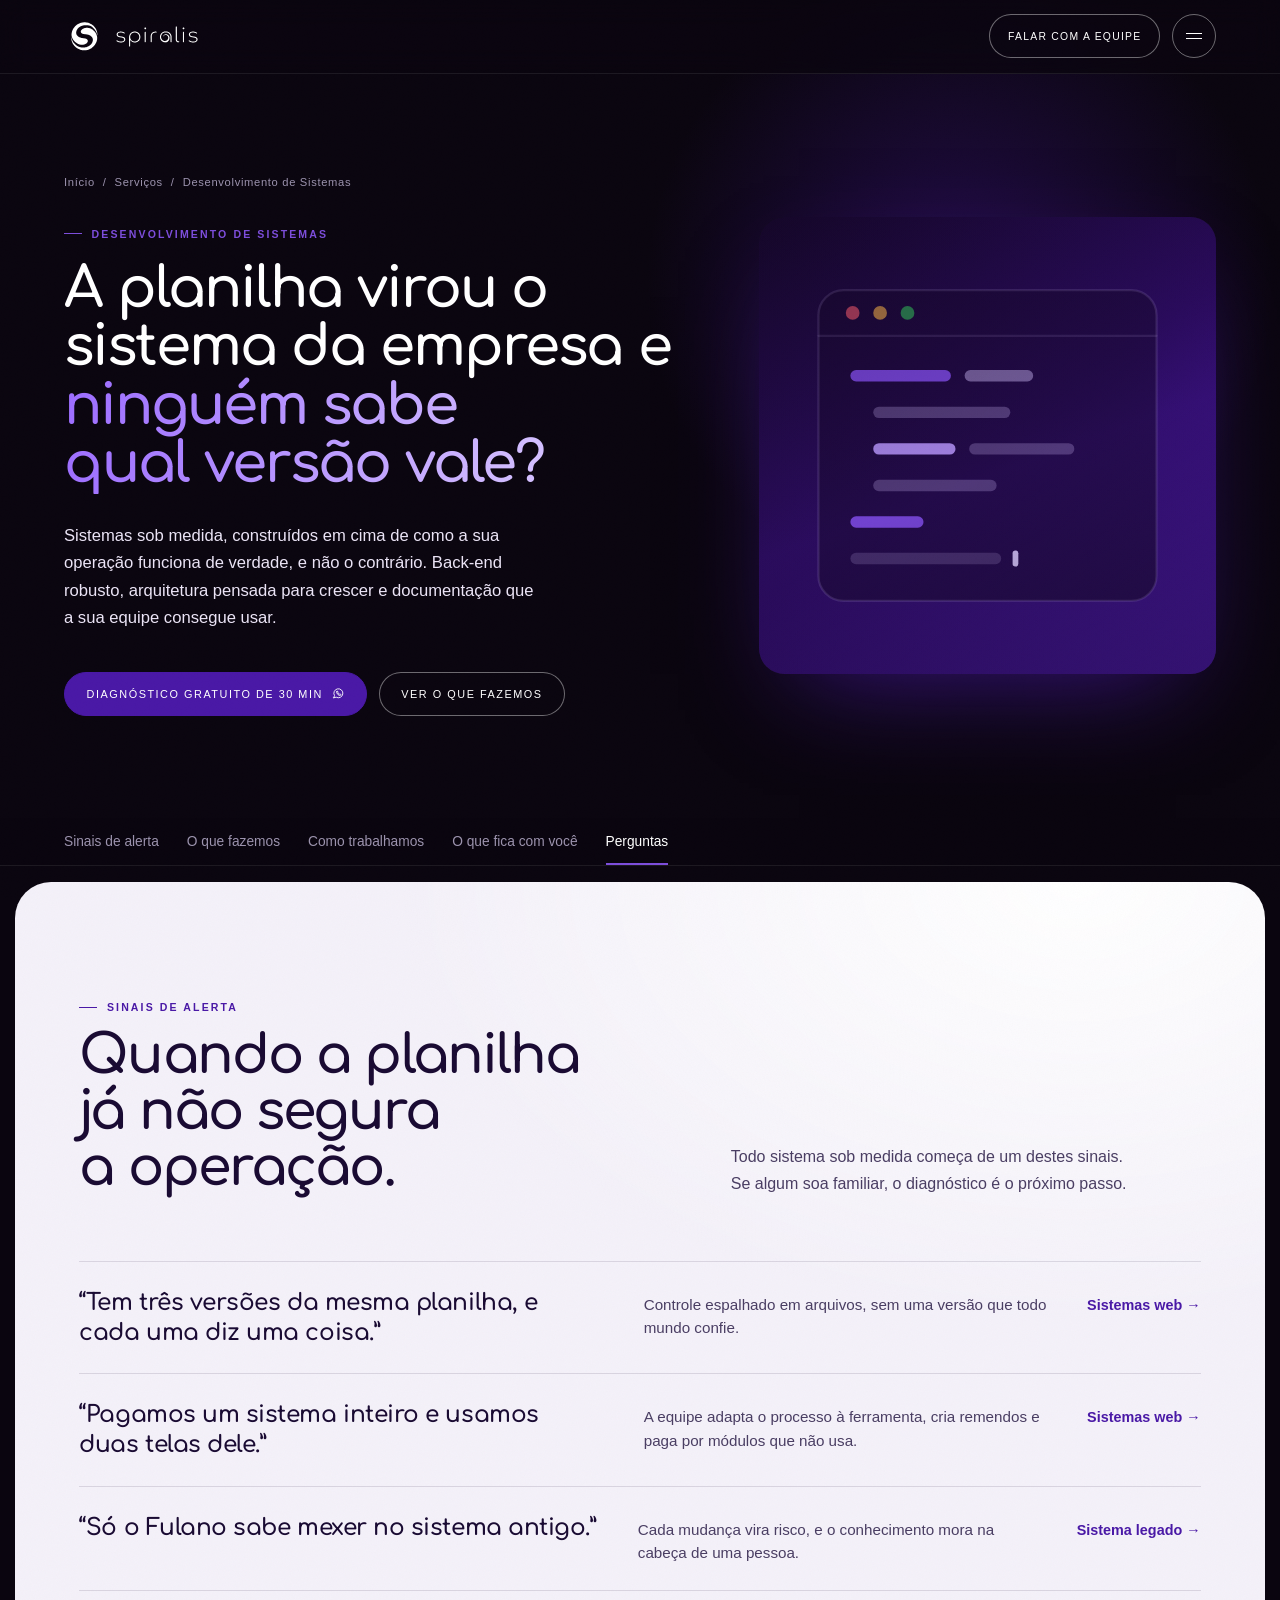
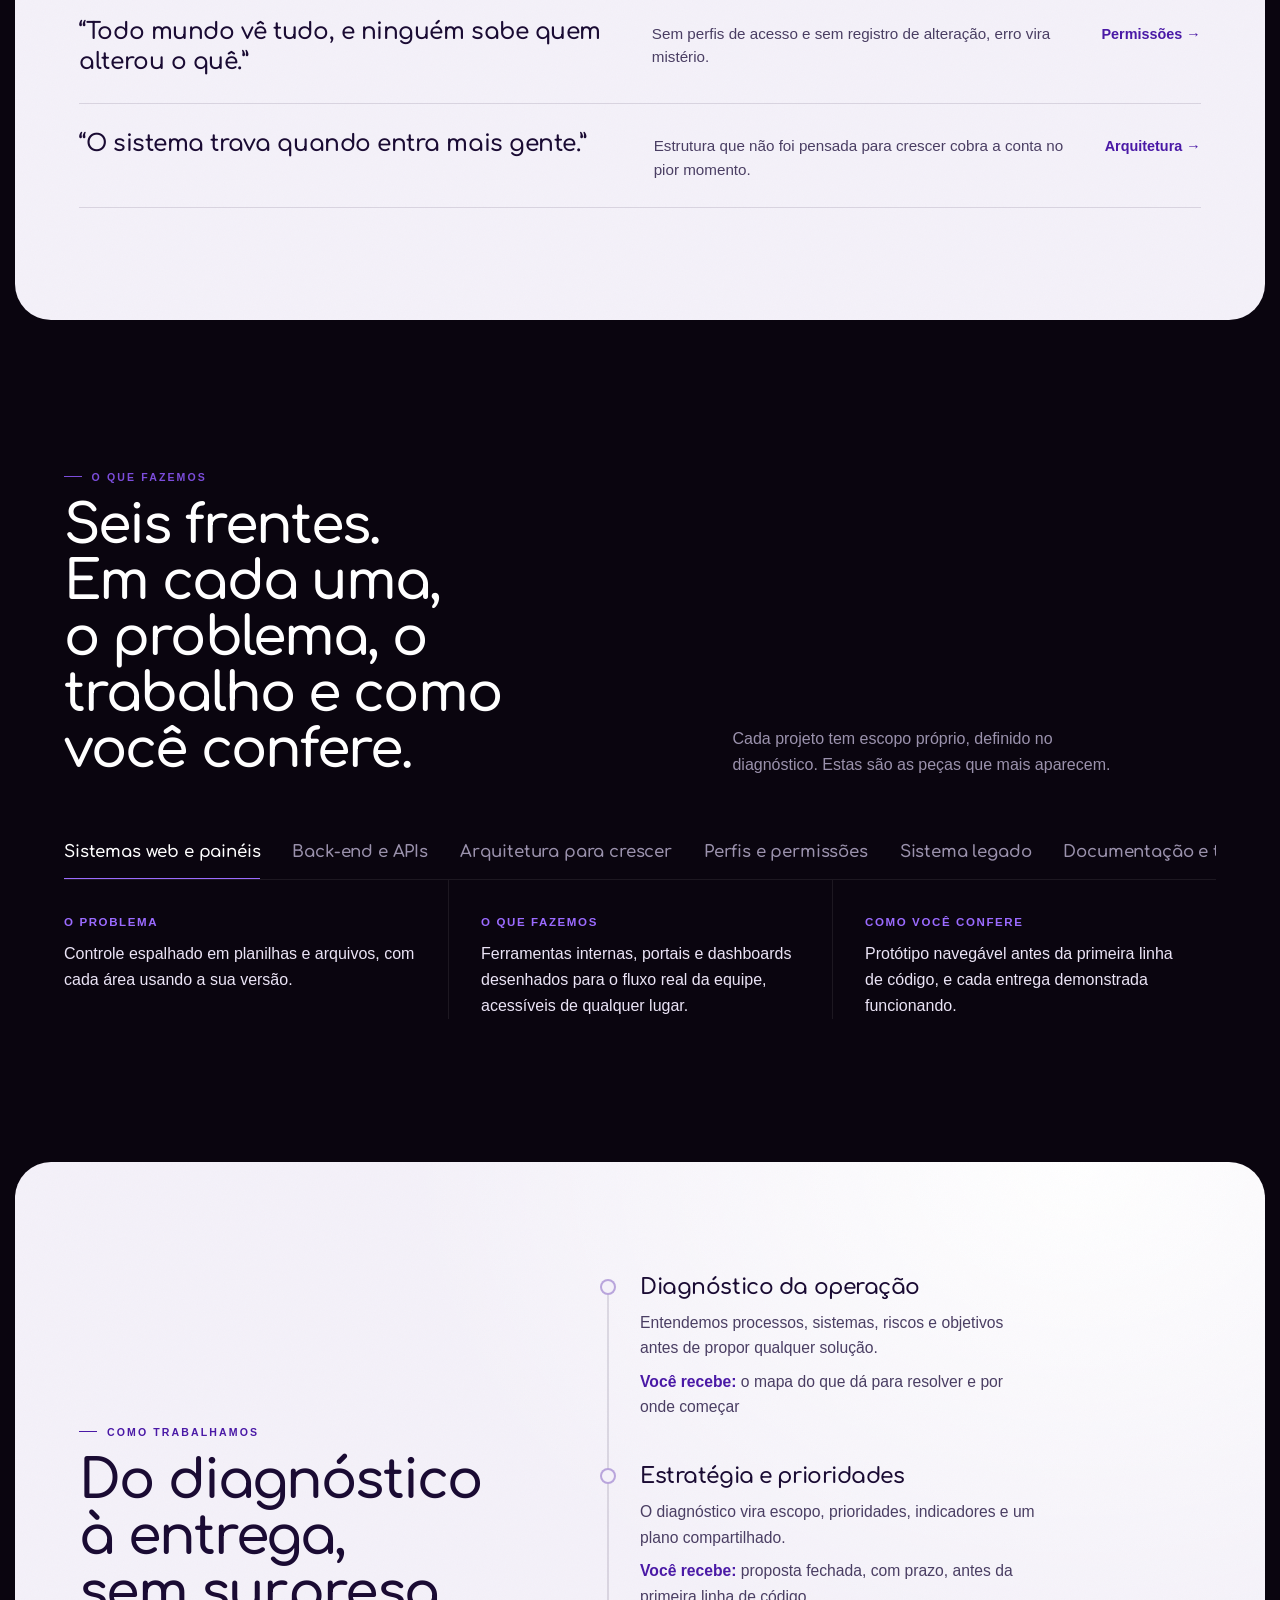
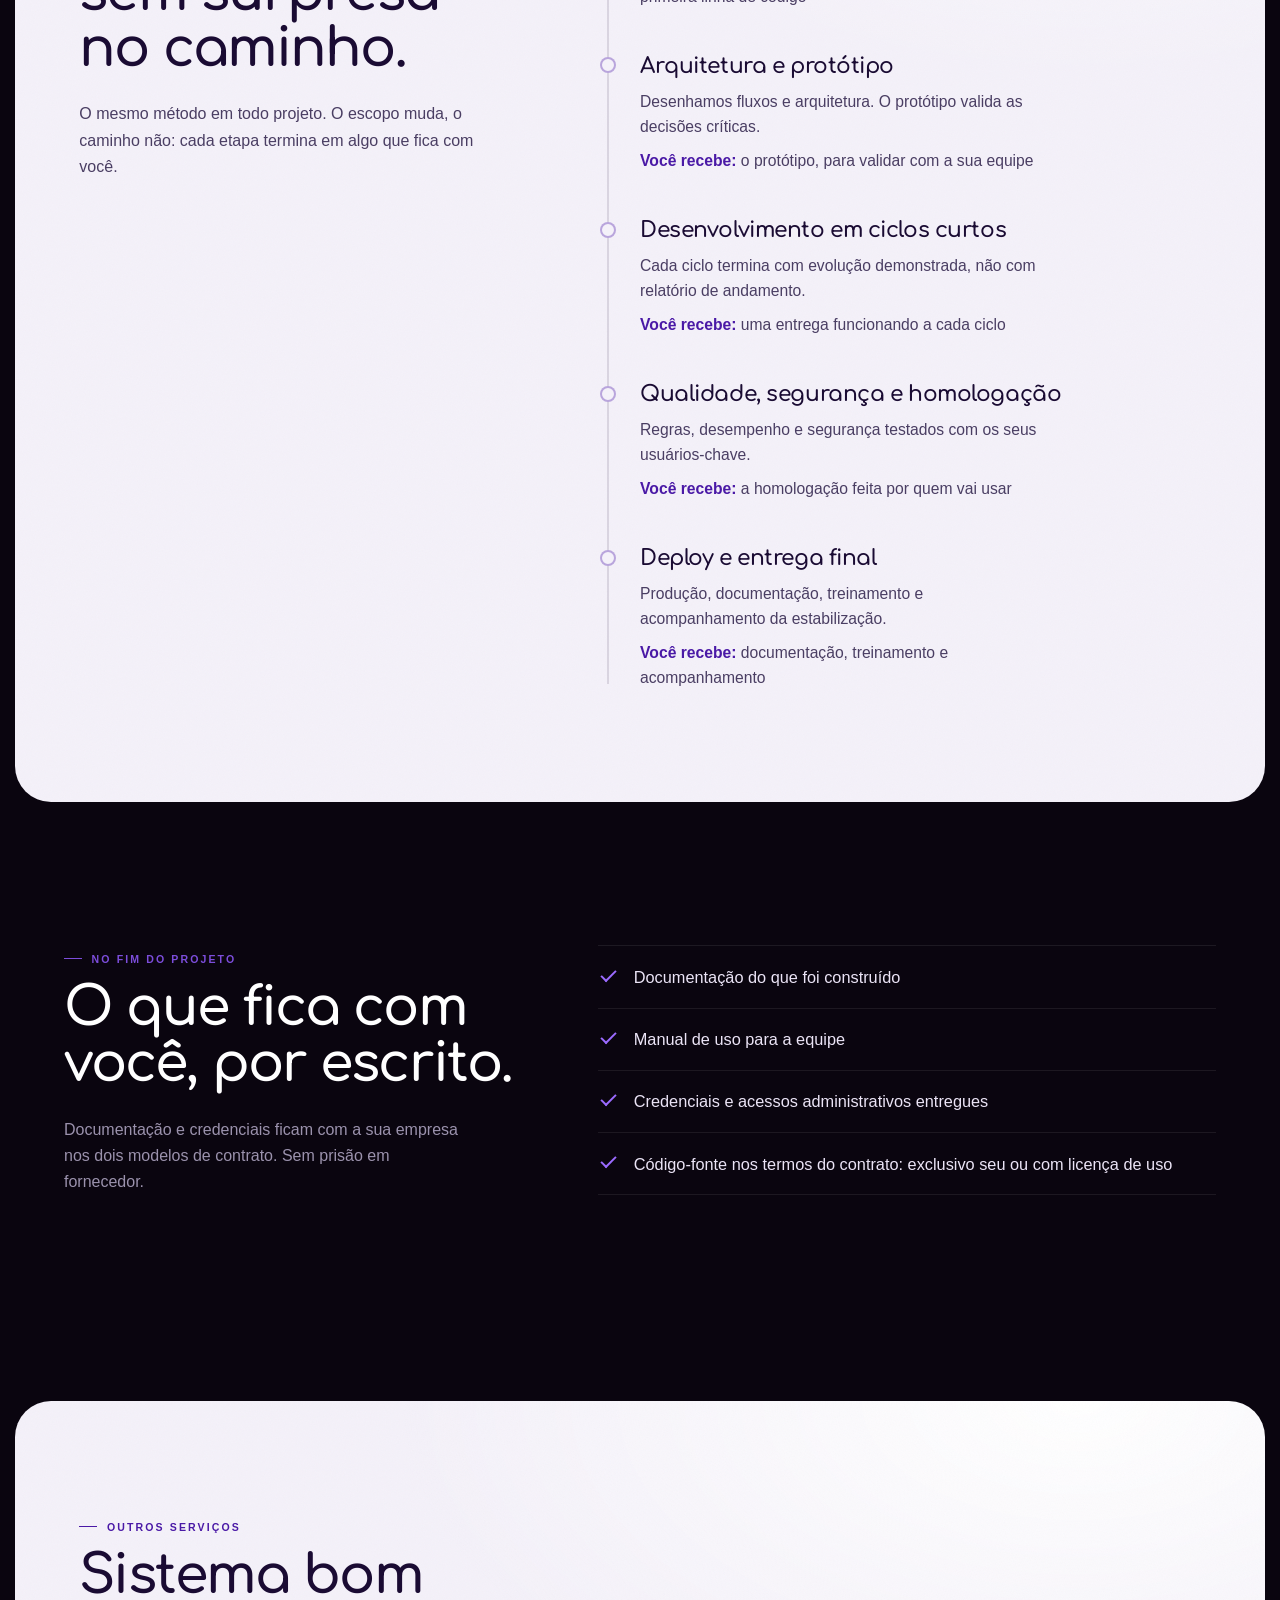
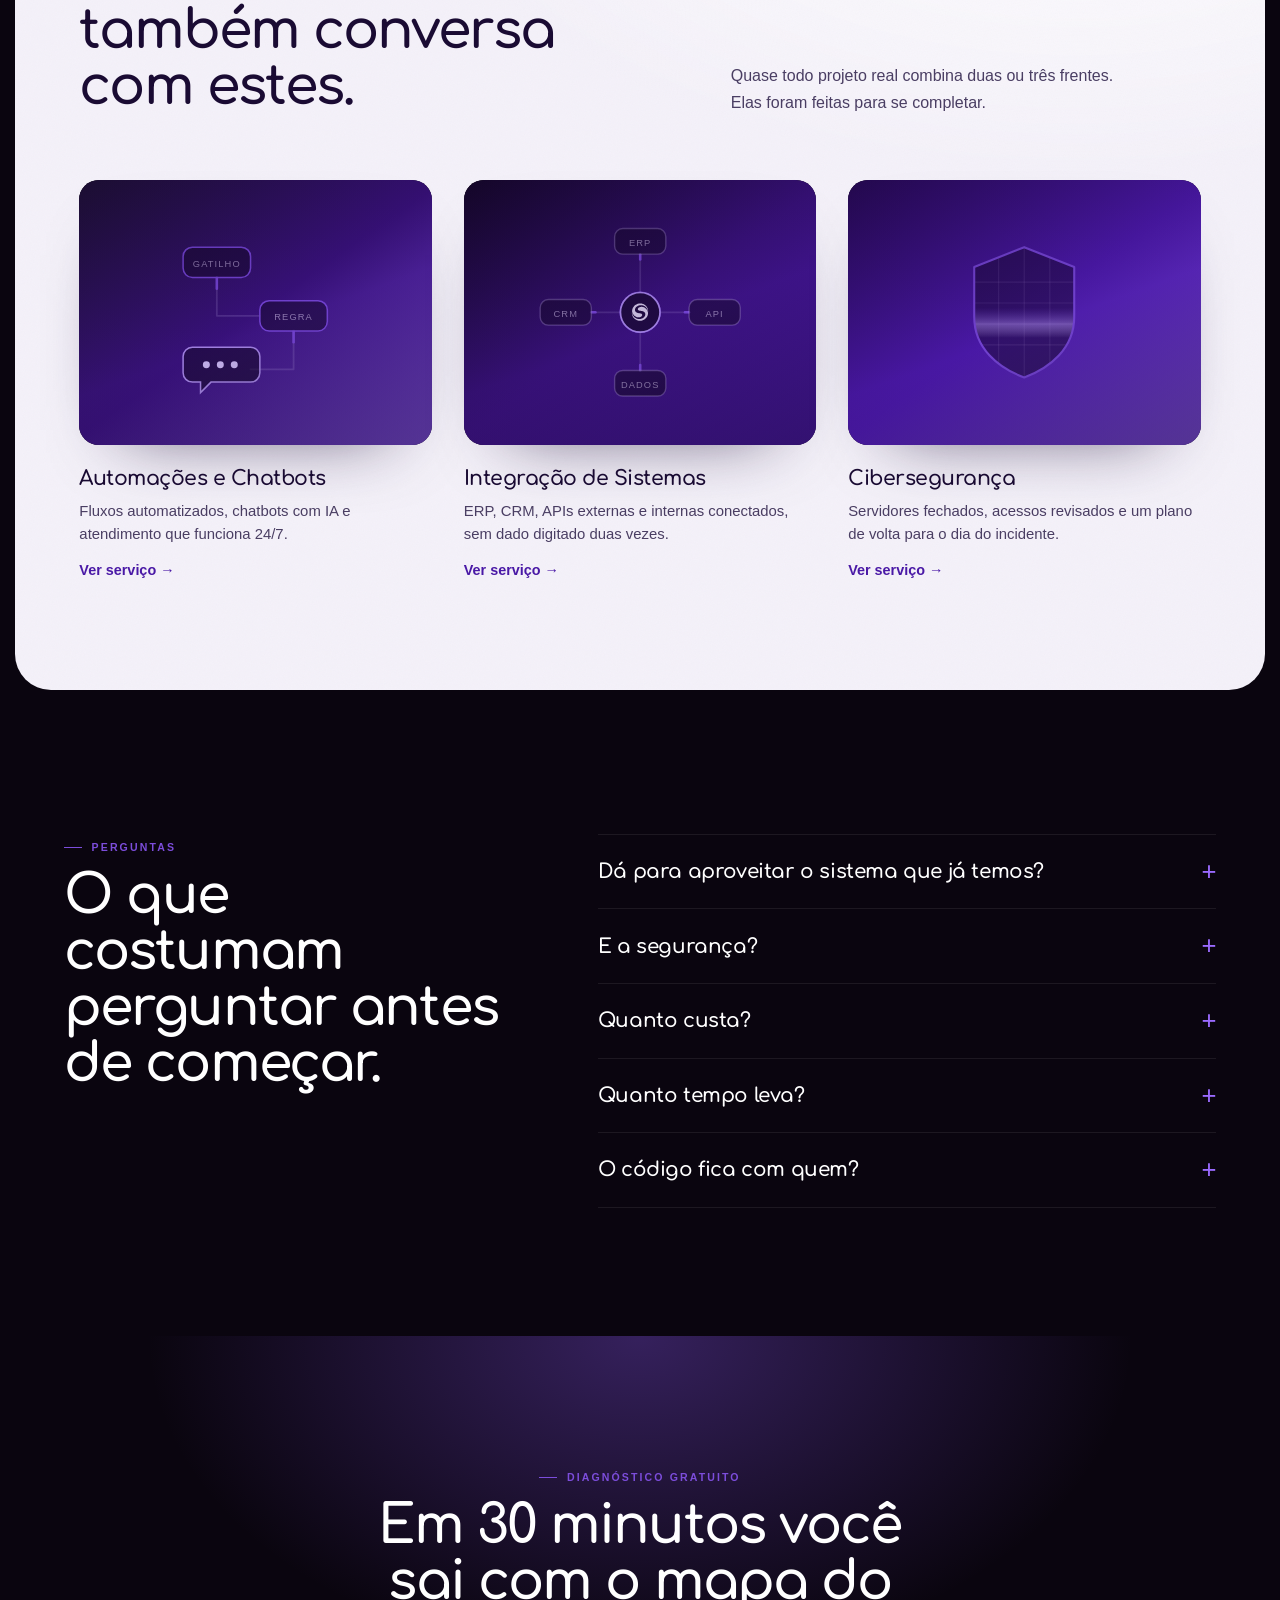
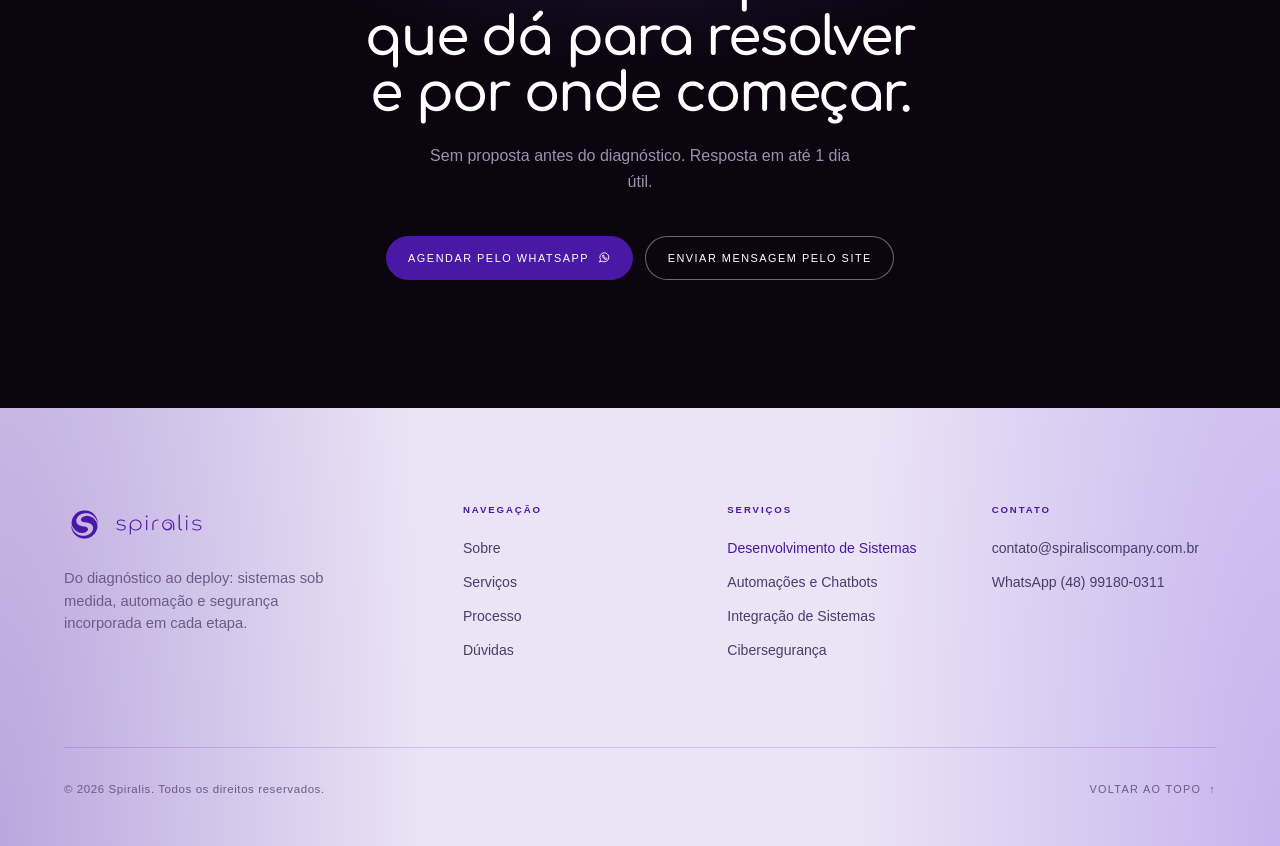
<file: servicos/desenvolvimento-de-sistemas/index.html>
<!DOCTYPE html>
<!-- Gerada junto com as outras três páginas de /servicos/: mesma estrutura,
     conteúdo próprio. Menu em /menu.css e /menu.js, compartilhados com a home. -->
<html lang="pt-BR" data-theme="dark" data-motion="completo">
<head>
  <meta charset="UTF-8">
  <meta name="viewport" content="width=device-width, initial-scale=1.0">
  <title>Desenvolvimento de Sistemas — Spiralis</title>
  <meta name="description" content="Sistemas sob medida para a operação da sua empresa: back-end robusto, arquitetura pensada para crescer, segurança incorporada e documentação de verdade.">
  <meta name="theme-color" content="#0A050F">
  <meta name="robots" content="index, follow">
  <link rel="canonical" href="https://spiraliscompany.com.br/servicos/desenvolvimento-de-sistemas/">
  <meta property="og:type" content="website">
  <meta property="og:locale" content="pt_BR">
  <meta property="og:site_name" content="Spiralis">
  <meta property="og:url" content="https://spiraliscompany.com.br/servicos/desenvolvimento-de-sistemas/">
  <meta property="og:title" content="Desenvolvimento de Sistemas — Spiralis">
  <meta property="og:description" content="Sistemas sob medida para a operação da sua empresa: back-end robusto, arquitetura pensada para crescer, segurança incorporada e documentação de verdade.">
  <meta property="og:image" content="https://spiraliscompany.com.br/og-spiralis.jpg">
  <meta property="og:image:width" content="1200">
  <meta property="og:image:height" content="630">
  <meta name="twitter:card" content="summary_large_image">
  <meta name="twitter:image" content="https://spiraliscompany.com.br/og-spiralis.jpg">
  <link rel="icon" href="/spiralis-simbolo-branco.svg" type="image/svg+xml">
  <link rel="apple-touch-icon" href="/apple-touch-icon.png">
  <script type="application/ld+json">
    {
      "@context": "https://schema.org",
      "@type": "Service",
      "name": "Desenvolvimento de Sistemas",
      "description": "Sistemas sob medida para a operação da sua empresa: back-end robusto, arquitetura pensada para crescer, segurança incorporada e documentação de verdade.",
      "url": "https://spiraliscompany.com.br/servicos/desenvolvimento-de-sistemas/",
      "provider": { "@type": "Organization", "name": "Spiralis", "url": "https://spiraliscompany.com.br/", "email": "contato@spiraliscompany.com.br" },
      "areaServed": "BR"
    }
  </script>
  <link rel="preconnect" href="https://fonts.googleapis.com">
  <link rel="preconnect" href="https://fonts.gstatic.com" crossorigin>
  <link href="https://fonts.googleapis.com/css2?family=Comfortaa:wght@300;400;500;600;700&display=swap" rel="stylesheet">
  <link rel="stylesheet" href="/servicos/servicos.css">
  <link rel="stylesheet" href="/menu.css">
</head>
<body>
<a href="#conteudo" class="skip-link">Pular para o conteúdo</a>

<nav id="nav">
  <a href="/" class="nav-logo brand-lockup" aria-label="Spiralis — início">
    <svg class="mark" viewBox="0 0 1000 1000" fill="none" aria-hidden="true">
      <path fill="currentColor" fill-rule="evenodd" d="M472.18 153.42 L470.59 155.01 L446.74 156.60 L445.15 158.19 L438.79 158.19 L437.20 159.78 L430.84 159.78 L429.25 161.37 L411.76 164.55 L410.17 166.14 L407.00 166.14 L400.64 169.32 L395.87 169.32 L391.10 172.50 L383.15 174.09 L370.43 180.45 L367.25 180.45 L329.09 201.11 L303.66 218.60 L284.58 236.09 L282.99 236.09 L263.12 255.96 L263.12 257.55 L251.99 268.68 L251.99 270.27 L236.09 289.35 L231.32 298.89 L220.19 314.79 L205.88 343.40 L205.88 346.58 L202.70 351.35 L202.70 354.53 L199.52 359.30 L199.52 362.48 L193.16 378.38 L193.16 383.15 L191.57 384.74 L191.57 389.51 L188.39 397.46 L188.39 403.82 L186.80 405.41 L186.80 411.76 L185.21 413.35 L185.21 422.89 L183.62 424.48 L183.62 438.79 L182.03 440.38 L183.62 478.54 L185.21 480.13 L185.21 488.08 L186.80 489.67 L186.80 494.44 L188.39 496.03 L188.39 500.79 L189.98 502.38 L189.98 507.15 L191.57 508.74 L194.75 521.46 L205.88 543.72 L205.88 546.90 L210.65 553.26 L218.60 569.16 L247.22 607.31 L270.27 630.37 L271.86 630.37 L287.76 644.67 L324.32 668.52 L333.86 673.29 L337.04 673.29 L340.22 676.47 L343.40 676.47 L348.17 679.65 L351.35 679.65 L356.12 682.83 L359.30 682.83 L375.20 689.19 L379.97 689.19 L387.92 692.37 L394.28 692.37 L395.87 693.96 L403.82 693.96 L405.41 695.55 L418.12 695.55 L419.71 697.14 L451.51 697.14 L453.10 695.55 L475.36 693.96 L476.95 692.37 L488.08 690.78 L489.67 689.19 L507.15 684.42 L529.41 673.29 L543.72 663.75 L568.36 637.52 L576.31 618.44 L577.90 602.54 L576.31 600.95 L574.72 586.65 L571.54 580.29 L568.36 575.52 L548.49 557.23 L535.77 550.87 L532.59 550.87 L521.46 546.10 L510.33 544.52 L508.74 542.93 L486.49 541.34 L484.90 539.75 L473.77 539.75 L472.18 538.16 L462.64 538.16 L461.05 536.57 L443.56 534.98 L441.97 533.39 L435.61 533.39 L427.66 530.21 L421.30 530.21 L414.94 527.03 L410.17 527.03 L408.59 525.44 L399.05 523.85 L389.51 519.08 L381.56 517.49 L373.61 512.72 L370.43 512.72 L360.89 507.95 L337.04 492.05 L320.35 475.36 L309.22 459.46 L301.27 443.56 L298.09 427.66 L296.50 426.07 L296.50 418.12 L294.91 416.53 L294.91 392.69 L296.50 391.10 L296.50 381.56 L298.09 379.97 L298.09 373.61 L302.86 362.48 L302.86 357.71 L315.58 330.68 L334.66 303.66 L359.30 279.01 L386.33 259.94 L407.00 248.81 L410.17 248.81 L421.30 242.45 L429.25 240.86 L434.02 237.68 L437.20 237.68 L443.56 234.50 L448.33 234.50 L454.69 231.32 L459.46 231.32 L467.41 228.14 L473.77 228.14 L475.36 226.55 L494.44 224.96 L496.03 223.37 L508.74 223.37 L510.33 221.78 L559.62 221.78 L561.21 223.37 L572.34 223.37 L573.93 224.96 L583.47 224.96 L585.06 226.55 L591.41 226.55 L593.00 228.14 L604.13 229.73 L605.72 231.32 L615.26 232.91 L624.80 237.68 L632.75 239.27 L667.73 256.76 L686.80 269.48 L693.16 275.83 L702.70 282.19 L743.24 324.32 L771.86 367.25 L787.76 400.64 L787.76 403.82 L790.94 408.59 L790.94 411.76 L798.89 432.43 L798.89 437.20 L802.07 443.56 L802.07 449.92 L803.66 451.51 L805.25 465.82 L806.84 467.41 L806.84 475.36 L808.43 475.36 L808.43 462.64 L810.02 461.05 L810.02 449.92 L808.43 448.33 L808.43 424.48 L806.84 422.89 L805.25 403.82 L803.66 402.23 L803.66 395.87 L802.07 394.28 L798.89 376.79 L795.71 370.43 L795.71 365.66 L792.53 360.89 L786.17 340.22 L771.86 311.61 L751.19 279.81 L740.06 267.09 L740.06 265.50 L730.52 255.96 L730.52 254.37 L709.06 232.91 L707.47 232.91 L697.93 223.37 L667.73 201.11 L662.96 199.52 L651.83 191.57 L626.39 178.86 L623.21 178.86 L620.03 175.68 L615.26 175.68 L610.49 172.50 L607.31 172.50 L586.65 164.55 L581.88 164.55 L580.29 162.96 L575.52 162.96 L567.57 159.78 L561.21 159.78 L559.62 158.19 L553.26 158.19 L551.67 156.60 L543.72 156.60 L542.13 155.01 L527.82 155.01 L526.23 153.42 L473.77 153.42 Z M542.13 285.37 L540.54 286.96 L516.69 288.55 L515.10 290.14 L497.62 293.32 L496.03 294.91 L483.31 298.09 L478.54 301.27 L475.36 301.27 L448.33 315.58 L435.61 325.12 L417.33 344.99 L415.74 349.76 L410.97 356.12 L410.97 359.30 L407.79 365.66 L407.79 375.20 L406.20 376.79 L406.20 379.97 L407.79 381.56 L407.79 389.51 L414.15 403.82 L422.89 414.15 L434.02 422.10 L446.74 428.46 L449.92 428.46 L454.69 431.64 L459.46 431.64 L465.82 434.82 L481.72 436.41 L483.31 438.00 L492.85 438.00 L494.44 439.59 L508.74 439.59 L510.33 441.18 L521.46 441.18 L523.05 442.77 L543.72 444.36 L545.31 445.95 L551.67 445.95 L553.26 447.54 L559.62 447.54 L561.21 449.13 L567.57 449.13 L569.16 450.72 L580.29 452.31 L586.65 455.48 L591.41 455.48 L593.00 457.07 L605.72 460.25 L621.62 468.20 L624.80 468.20 L627.98 471.38 L635.93 474.56 L639.11 477.74 L648.65 482.51 L674.88 507.15 L682.83 518.28 L686.01 526.23 L689.19 529.41 L689.19 532.59 L695.55 545.31 L697.14 558.03 L698.73 559.62 L698.73 596.18 L697.14 597.77 L697.14 604.13 L695.55 605.72 L692.37 621.62 L689.19 626.39 L687.60 634.34 L674.88 658.19 L657.39 682.03 L637.52 701.91 L605.72 725.76 L578.70 740.06 L575.52 740.06 L567.57 744.83 L564.39 744.83 L538.95 754.37 L526.23 755.96 L518.28 759.14 L500.79 760.73 L499.21 762.32 L484.90 762.32 L483.31 763.91 L443.56 763.91 L441.97 762.32 L416.53 760.73 L414.94 759.14 L400.64 757.55 L399.05 755.96 L387.92 754.37 L381.56 751.19 L376.79 751.19 L359.30 743.24 L356.12 743.24 L348.17 738.47 L344.99 738.47 L335.45 733.70 L332.27 730.52 L321.14 725.76 L282.99 698.73 L247.22 662.96 L247.22 661.37 L234.50 647.06 L213.83 615.26 L197.93 583.47 L196.34 575.52 L193.16 570.75 L193.16 567.57 L189.98 561.21 L189.98 556.44 L186.80 551.67 L186.80 546.90 L185.21 545.31 L185.21 540.54 L182.03 532.59 L182.03 526.23 L180.45 524.64 L178.86 507.15 L177.27 507.15 L177.27 511.92 L175.68 513.51 L175.68 542.13 L177.27 543.72 L177.27 561.21 L178.86 562.80 L178.86 572.34 L180.45 573.93 L182.03 589.83 L183.62 591.41 L186.80 607.31 L191.57 618.44 L191.57 623.21 L194.75 627.98 L197.93 639.11 L213.83 670.91 L231.32 697.93 L248.81 718.60 L248.81 720.19 L292.53 762.32 L340.22 794.12 L356.12 802.07 L359.30 802.07 L370.43 808.43 L373.61 808.43 L378.38 811.61 L386.33 813.20 L395.87 817.97 L400.64 817.97 L407.00 821.14 L411.76 821.14 L413.35 822.73 L418.12 822.73 L426.07 825.91 L432.43 825.91 L434.02 827.50 L441.97 827.50 L443.56 829.09 L451.51 829.09 L453.10 830.68 L469.00 830.68 L470.59 832.27 L513.51 832.27 L515.10 830.68 L529.41 830.68 L531.00 829.09 L540.54 829.09 L542.13 827.50 L556.44 825.91 L564.39 822.73 L570.75 822.73 L572.34 821.14 L604.13 811.61 L640.70 794.12 L643.88 790.94 L648.65 789.35 L651.83 786.17 L656.60 784.58 L670.91 775.04 L689.98 759.14 L691.57 759.14 L705.88 744.83 L707.47 744.83 L733.70 717.01 L733.70 715.42 L746.42 701.11 L767.09 669.32 L789.35 621.62 L790.94 612.08 L795.71 600.95 L798.89 583.47 L800.48 581.88 L800.48 573.93 L802.07 572.34 L802.07 564.39 L803.66 562.80 L803.66 510.33 L802.07 508.74 L802.07 499.21 L798.89 491.26 L798.89 484.90 L797.30 483.31 L797.30 478.54 L795.71 476.95 L790.94 459.46 L787.76 454.69 L784.58 443.56 L765.50 408.59 L736.88 370.43 L715.42 348.97 L713.83 348.97 L691.57 329.89 L677.27 320.35 L672.50 318.76 L669.32 315.58 L647.06 304.45 L643.88 304.45 L639.11 301.27 L631.16 299.68 L621.62 294.91 L616.85 294.91 L615.26 293.32 L610.49 293.32 L602.54 290.14 L596.18 290.14 L594.59 288.55 L570.75 286.96 L569.16 285.37 L543.72 285.37 Z"/>
    </svg>
    <img class="wordmark" src="/spiralis-wordmark.svg" alt="Spiralis">
  </a>
  <div class="nav-right">
    <a href="/#contato" class="nav-pill nav-cta">Falar com a equipe</a>
    <button id="nav-menu-toggle" type="button" aria-expanded="false" aria-controls="site-menu" aria-label="Abrir menu">
      <span></span>
      <span></span>
    </button>
  </div>
</nav>
<div class="site-menu" id="site-menu" aria-hidden="true" inert>
  <div class="sm-grid">
    <div class="sm-col" role="navigation" aria-label="Navegação do site">
      <p class="sm-label sm-in">Navegação</p>
      <ul class="sm-list">
        <li class="sm-in"><a class="sm-link" href="/"><span class="sm-txt" data-chars>Início</span><span class="sm-arr" aria-hidden="true">→</span></a></li>
        <li class="sm-in"><a class="sm-link" href="/#sobre"><span class="sm-txt" data-chars>Sobre</span><span class="sm-arr" aria-hidden="true">→</span></a></li>
        <li class="sm-in"><a class="sm-link" href="/#processo"><span class="sm-txt" data-chars>Processo</span><span class="sm-arr" aria-hidden="true">→</span></a></li>
        <li class="sm-in"><a class="sm-link" href="/#duvidas"><span class="sm-txt" data-chars>Dúvidas</span><span class="sm-arr" aria-hidden="true">→</span></a></li>
        <li class="sm-in"><a class="sm-link" href="/#contato"><span class="sm-txt" data-chars>Contato</span><span class="sm-arr" aria-hidden="true">→</span></a></li>
      </ul>
    </div>
    <div class="sm-col" role="navigation" aria-label="Serviços">
      <p class="sm-label sm-in">Serviços</p>
      <ul class="sm-list">
        <li class="sm-in"><a class="sm-link" href="/servicos/desenvolvimento-de-sistemas/" aria-current="page"><span class="sm-num" aria-hidden="true">01</span><span class="sm-txt" data-chars>Desenvolvimento de Sistemas</span><span class="sm-arr" aria-hidden="true">→</span></a></li>
        <li class="sm-in"><a class="sm-link" href="/servicos/automacoes-e-chatbots/"><span class="sm-num" aria-hidden="true">02</span><span class="sm-txt" data-chars>Automações e Chatbots</span><span class="sm-arr" aria-hidden="true">→</span></a></li>
        <li class="sm-in"><a class="sm-link" href="/servicos/integracao-de-sistemas/"><span class="sm-num" aria-hidden="true">03</span><span class="sm-txt" data-chars>Integração de Sistemas</span><span class="sm-arr" aria-hidden="true">→</span></a></li>
        <li class="sm-in"><a class="sm-link" href="/servicos/ciberseguranca/"><span class="sm-num" aria-hidden="true">04</span><span class="sm-txt" data-chars>Cibersegurança</span><span class="sm-arr" aria-hidden="true">→</span></a></li>
      </ul>
    </div>
  </div>
  <div class="sm-foot sm-in">
    <a href="mailto:contato@spiraliscompany.com.br">contato@spiraliscompany.com.br</a>
    <a href="https://wa.me/5548991800311?text=Ol%C3%A1%2C%20vim%20pelo%20site%20da%20Spiralis%20e%20gostaria%20de%20conversar%20sobre%20um%20projeto." target="_blank" rel="noopener noreferrer">WhatsApp (48) 99180-0311</a>
  </div>
</div>

<main id="conteudo">

<section class="sp-hero sp2-hero">
  <div class="sp-wrap">
    <div class="sp-hero-grid">
      <div>
        <p class="sp-crumb rv"><a href="/">Início</a><span aria-hidden="true">/</span><a href="/#servicos">Serviços</a><span aria-hidden="true">/</span><span aria-current="page">Desenvolvimento de Sistemas</span></p>
        <span class="sp-kicker rv" style="--d:1">Desenvolvimento de Sistemas</span>
        <h1 class="sp-title rv" style="--d:2">A planilha virou o sistema da empresa e <em>ninguém sabe qual versão vale?</em></h1>
        <p class="sp-lead rv" style="--d:3">Sistemas sob medida, construídos em cima de como a sua operação funciona de verdade, e não o contrário. Back-end robusto, arquitetura pensada para crescer e documentação que a sua equipe consegue usar.</p>
        <div class="sp-acts rv" style="--d:4">
          <a class="btn-fill" href="https://wa.me/5548991800311?text=Ol%C3%A1%2C%20vim%20pelo%20site%20da%20Spiralis%20e%20quero%20agendar%20o%20diagn%C3%B3stico%20para%20um%20sistema%20sob%20medida." target="_blank" rel="noopener noreferrer" aria-label="Diagnóstico gratuito de 30 min no WhatsApp (abre em nova aba)">Diagnóstico gratuito de 30 min<svg class="btn-ico" viewBox="0 0 24 24" fill="none" stroke="currentColor" stroke-width="1.7" stroke-linecap="round" stroke-linejoin="round" aria-hidden="true" focusable="false"><path d="M3.4 20.6l1.4-4.2a8.6 8.6 0 1 1 3.3 3.2l-4.7 1z"/><path d="M9.2 8.5c.2-.5.4-.5.6-.5h.5c.2 0 .4 0 .6.4l.7 1.6c.1.2 0 .4-.1.5l-.4.5c-.1.2-.2.3-.1.5.3.6 1.4 1.9 2.6 2.4.2.1.4.1.5-.1l.5-.5c.2-.2.4-.2.6-.1l1.5.8c.3.2.4.3.4.5v.5c0 .3-.3.9-.9 1.1-.5.2-1.3.3-2.6-.2-2-.8-3.7-2.6-4.4-4.6-.4-1.2-.3-2 0-2.5z"/></svg></a>
          <a class="btn-outline" href="#frentes">Ver o que fazemos</a>
        </div>
      </div>
      <figure class="sp-media rv" style="--d:2" aria-label="Desenvolvimento de Sistemas">
        <div class="svc-img-bg s1"></div>
        <div class="svc-art">
            <svg viewBox="0 0 200 200" fill="none" aria-hidden="true">
              <rect x="26" y="32" width="148" height="136" rx="11" fill="rgba(10,5,15,.5)" stroke="rgba(228,216,255,.16)"/>
              <path class="stroke" d="M26 52h148" stroke="rgba(228,216,255,.13)"/>
              <circle cx="41" cy="42" r="3" fill="#FF5F57" opacity=".75"/>
              <circle cx="53" cy="42" r="3" fill="#FEBC2E" opacity=".75"/>
              <circle cx="65" cy="42" r="3" fill="#28C840" opacity=".75"/>
              <rect class="cl" x="40" y="67" width="44" height="5" rx="2.5" fill="#7C4DDB"/>
              <rect class="cl" x="90" y="67" width="30" height="5" rx="2.5" fill="rgba(228,216,255,.5)"/>
              <rect class="cl" x="50" y="83" width="60" height="5" rx="2.5" fill="rgba(228,216,255,.3)"/>
              <rect class="cl" x="50" y="99" width="36" height="5" rx="2.5" fill="#B79CF0"/>
              <rect class="cl" x="92" y="99" width="46" height="5" rx="2.5" fill="rgba(228,216,255,.28)"/>
              <rect class="cl" x="50" y="115" width="54" height="5" rx="2.5" fill="rgba(228,216,255,.28)"/>
              <rect class="cl" x="40" y="131" width="32" height="5" rx="2.5" fill="#7C4DDB"/>
              <rect class="cl" x="40" y="147" width="66" height="5" rx="2.5" fill="rgba(228,216,255,.2)"/>
              <rect class="caret" x="111" y="146" width="2.5" height="7" rx="1.2" fill="#E4D8FF"/>
            </svg>
          </div>
        <div class="svc-tint"></div>
      </figure>
    </div>
  </div>
</section>

<nav class="sp-subnav" aria-label="Seções desta página">
  <div class="sp-wrap">
    <ul>
      <li><a class="sn" href="#sinais">Sinais de alerta</a></li>
      <li><a class="sn" href="#frentes">O que fazemos</a></li>
      <li><a class="sn" href="#processo">Como trabalhamos</a></li>
      <li><a class="sn" href="#entregas">O que fica com você</a></li>
      <li><a class="sn" href="#perguntas">Perguntas</a></li>
    </ul>
  </div>
</nav>

<section class="sp-band is-light" id="sinais" aria-labelledby="sinais-h">
  <div class="sp-sheet">
    <div class="sp-wrap">
      <header class="sp-section-head">
        <div>
          <span class="sp-kicker rv">Sinais de alerta</span>
          <h2 class="sp-h2 rv" id="sinais-h">Quando a planilha já não segura a operação.</h2>
        </div>
        <p class="sp-section-sub rv">Todo sistema sob medida começa de um destes sinais. Se algum soa familiar, o diagnóstico é o próximo passo.</p>
      </header>
      <div class="sp-sinais">
        <div class="sp-sinal rv"><q>Tem três versões da mesma planilha, e cada uma diz uma coisa.</q><p>Controle espalhado em arquivos, sem uma versão que todo mundo confie.</p><a href="#frentes" data-abre-aba="web">Sistemas web <b aria-hidden="true">→</b></a></div>
        <div class="sp-sinal rv"><q>Pagamos um sistema inteiro e usamos duas telas dele.</q><p>A equipe adapta o processo à ferramenta, cria remendos e paga por módulos que não usa.</p><a href="#frentes" data-abre-aba="web">Sistemas web <b aria-hidden="true">→</b></a></div>
        <div class="sp-sinal rv"><q>Só o Fulano sabe mexer no sistema antigo.</q><p>Cada mudança vira risco, e o conhecimento mora na cabeça de uma pessoa.</p><a href="#frentes" data-abre-aba="legado">Sistema legado <b aria-hidden="true">→</b></a></div>
        <div class="sp-sinal rv"><q>Todo mundo vê tudo, e ninguém sabe quem alterou o quê.</q><p>Sem perfis de acesso e sem registro de alteração, erro vira mistério.</p><a href="#frentes" data-abre-aba="permissoes">Permissões <b aria-hidden="true">→</b></a></div>
        <div class="sp-sinal rv"><q>O sistema trava quando entra mais gente.</q><p>Estrutura que não foi pensada para crescer cobra a conta no pior momento.</p><a href="#frentes" data-abre-aba="arquitetura">Arquitetura <b aria-hidden="true">→</b></a></div>
      </div>
    </div>
  </div>
</section>

<section class="sp-band" id="frentes" aria-labelledby="frentes-h">
  <div class="sp-wrap">
    <header class="sp-section-head">
      <div>
        <span class="sp-kicker rv">O que fazemos</span>
        <h2 class="sp-h2 rv" id="frentes-h">Seis frentes. Em cada uma, o problema, o trabalho e como você confere.</h2>
      </div>
      <p class="sp-section-sub rv">Cada projeto tem escopo próprio, definido no diagnóstico. Estas são as peças que mais aparecem.</p>
    </header>
    <div class="rv">
      <div class="sp-abas" role="tablist" aria-label="Frentes de trabalho">
        <button class="sp-aba" type="button" role="tab" id="aba-web" aria-controls="painel-web" aria-selected="true">Sistemas web e painéis</button>
        <button class="sp-aba" type="button" role="tab" id="aba-api" aria-controls="painel-api" aria-selected="false" tabindex="-1">Back-end e APIs</button>
        <button class="sp-aba" type="button" role="tab" id="aba-arquitetura" aria-controls="painel-arquitetura" aria-selected="false" tabindex="-1">Arquitetura para crescer</button>
        <button class="sp-aba" type="button" role="tab" id="aba-permissoes" aria-controls="painel-permissoes" aria-selected="false" tabindex="-1">Perfis e permissões</button>
        <button class="sp-aba" type="button" role="tab" id="aba-legado" aria-controls="painel-legado" aria-selected="false" tabindex="-1">Sistema legado</button>
        <button class="sp-aba" type="button" role="tab" id="aba-doc" aria-controls="painel-doc" aria-selected="false" tabindex="-1">Documentação e treinamento</button>
      </div>
      <div class="sp-painel is-3" role="tabpanel" id="painel-web" aria-labelledby="aba-web">
        <div><h3>O problema</h3><p>Controle espalhado em planilhas e arquivos, com cada área usando a sua versão.</p></div>
        <div><h3>O que fazemos</h3><p>Ferramentas internas, portais e dashboards desenhados para o fluxo real da equipe, acessíveis de qualquer lugar.</p></div>
        <div><h3>Como você confere</h3><p>Protótipo navegável antes da primeira linha de código, e cada entrega demonstrada funcionando.</p></div>
      </div>
      <div class="sp-painel is-3" role="tabpanel" id="painel-api" aria-labelledby="aba-api" hidden>
        <div><h3>O problema</h3><p>Regra de negócio espalhada em planilha e na cabeça das pessoas, aplicada de um jeito por cada um.</p></div>
        <div><h3>O que fazemos</h3><p>Regras centralizadas, dados consistentes e uma base que outros sistemas conseguem consumir.</p></div>
        <div><h3>Como você confere</h3><p>API documentada: dá para ver o que cada chamada faz e testar antes de usar.</p></div>
      </div>
      <div class="sp-painel is-3" role="tabpanel" id="painel-arquitetura" aria-labelledby="aba-arquitetura" hidden>
        <div><h3>O problema</h3><p>Sistema que trava com mais usuários e exige reescrever tudo para ganhar um módulo novo.</p></div>
        <div><h3>O que fazemos</h3><p>Estrutura pensada para novos módulos, mais usuários e mais volume, sem recomeçar do zero.</p></div>
        <div><h3>Como você confere</h3><p>O desenho da arquitetura entregue por escrito, mostrando onde e como o sistema cresce.</p></div>
      </div>
      <div class="sp-painel is-3" role="tabpanel" id="painel-permissoes" aria-labelledby="aba-permissoes" hidden>
        <div><h3>O problema</h3><p>Todo mundo vê tudo e ninguém sabe quem alterou o quê.</p></div>
        <div><h3>O que fazemos</h3><p>Cada pessoa vê e faz só o que precisa, com registro de quem alterou o quê e quando.</p></div>
        <div><h3>Como você confere</h3><p>O histórico de alterações consultável dentro do próprio sistema.</p></div>
      </div>
      <div class="sp-painel is-3" role="tabpanel" id="painel-legado" aria-labelledby="aba-legado" hidden>
        <div><h3>O problema</h3><p>Sistema antigo que ninguém quer mexer, porque cada mudança é um risco.</p></div>
        <div><h3>O que fazemos</h3><p>Migração por etapas, sem parar a operação e sem perder o histórico que já existe.</p></div>
        <div><h3>Como você confere</h3><p>Plano de migração aprovado com você antes de começar, com o histórico preservado em cada etapa.</p></div>
      </div>
      <div class="sp-painel is-3" role="tabpanel" id="painel-doc" aria-labelledby="aba-doc" hidden>
        <div><h3>O problema</h3><p>O conhecimento do sistema vai embora junto com quem o fez.</p></div>
        <div><h3>O que fazemos</h3><p>Código documentado, manual de uso e equipe treinada para operar desde o primeiro dia.</p></div>
        <div><h3>Como você confere</h3><p>Manual e documentação entregues junto com o sistema, e treinamento com a sua equipe.</p></div>
      </div>
    </div>
  </div>
</section>

<section class="sp-band is-light" id="processo" aria-labelledby="processo-h">
  <div class="sp-sheet">
    <div class="sp-wrap sp-fluxo">
      <header class="sp-fluxo-head">
        <span class="sp-kicker rv">Como trabalhamos</span>
        <h2 class="sp-h2 rv" id="processo-h">Do diagnóstico à entrega, sem surpresa no caminho.</h2>
        <p class="sp-section-sub rv">O mesmo método em todo projeto. O escopo muda, o caminho não: cada etapa termina em algo que fica com você.</p>
      </header>
      <ol class="sp-linha">
      <li class="rv"><h3>Diagnóstico da operação</h3><p>Entendemos processos, sistemas, riscos e objetivos antes de propor qualquer solução.</p><p class="sp-recebe"><span>Você recebe:</span> o mapa do que dá para resolver e por onde começar</p></li>
      <li class="rv"><h3>Estratégia e prioridades</h3><p>O diagnóstico vira escopo, prioridades, indicadores e um plano compartilhado.</p><p class="sp-recebe"><span>Você recebe:</span> proposta fechada, com prazo, antes da primeira linha de código</p></li>
      <li class="rv"><h3>Arquitetura e protótipo</h3><p>Desenhamos fluxos e arquitetura. O protótipo valida as decisões críticas.</p><p class="sp-recebe"><span>Você recebe:</span> o protótipo, para validar com a sua equipe</p></li>
      <li class="rv"><h3>Desenvolvimento em ciclos curtos</h3><p>Cada ciclo termina com evolução demonstrada, não com relatório de andamento.</p><p class="sp-recebe"><span>Você recebe:</span> uma entrega funcionando a cada ciclo</p></li>
      <li class="rv"><h3>Qualidade, segurança e homologação</h3><p>Regras, desempenho e segurança testados com os seus usuários-chave.</p><p class="sp-recebe"><span>Você recebe:</span> a homologação feita por quem vai usar</p></li>
      <li class="rv"><h3>Deploy e entrega final</h3><p>Produção, documentação, treinamento e acompanhamento da estabilização.</p><p class="sp-recebe"><span>Você recebe:</span> documentação, treinamento e acompanhamento</p></li>
      </ol>
    </div>
  </div>
</section>

<section class="sp-band" id="entregas" aria-labelledby="entregas-h">
  <div class="sp-wrap sp-entregas">
    <div>
      <span class="sp-kicker rv">No fim do projeto</span>
      <h2 class="sp-h2 rv" id="entregas-h">O que fica com você, por escrito.</h2>
      <p class="sp-section-sub rv" style="margin-top:1.5rem">Documentação e credenciais ficam com a sua empresa nos dois modelos de contrato. Sem prisão em fornecedor.</p>
    </div>
    <ul class="sp-check">
      <li class="rv">Documentação do que foi construído</li>
      <li class="rv">Manual de uso para a equipe</li>
      <li class="rv">Credenciais e acessos administrativos entregues</li>
      <li class="rv">Código-fonte nos termos do contrato: exclusivo seu ou com licença de uso</li>
      <li class="rv">Equipe treinada para operar desde o primeiro dia</li>
    </ul>
  </div>
</section>

<section class="sp-band is-light" aria-labelledby="outros-h">
  <div class="sp-sheet">
    <div class="sp-wrap">
      <header class="sp-section-head">
        <div>
          <span class="sp-kicker rv">Outros serviços</span>
          <h2 class="sp-h2 rv" id="outros-h">Sistema bom também conversa com estes.</h2>
        </div>
        <p class="sp-section-sub rv">Quase todo projeto real combina duas ou três frentes. Elas foram feitas para se completar.</p>
      </header>
      <div class="sp-outros">
          <a class="sp-outros-card rv" style="--d:0" href="/servicos/automacoes-e-chatbots/"><div class="sp-outros-arte" aria-hidden="true"><div class="svc-img-bg s2"></div><div class="svc-art">
            <svg viewBox="0 0 200 200" fill="none" aria-hidden="true">
              <path class="stroke" d="M67 70V103h37" stroke="rgba(228,216,255,.18)" stroke-width="1.5"/>
              <path class="stroke" d="M133 116v33H96" stroke="rgba(228,216,255,.18)" stroke-width="1.5"/>
              <path class="stroke flow" pathLength="100" d="M67 70V103h37" stroke="#7C4DDB" stroke-width="2.2"/>
              <path class="stroke flow b" pathLength="100" d="M133 116v33H96" stroke="#7C4DDB" stroke-width="2.2"/>
              <g class="node">
                <rect x="38" y="44" width="58" height="26" rx="8" fill="rgba(10,5,15,.55)" stroke="#7C4DDB" stroke-width="1.3"/>
                <text class="lbl" x="67" y="61" text-anchor="middle">GATILHO</text>
              </g>
              <g class="node b">
                <rect x="104" y="90" width="58" height="26" rx="8" fill="rgba(10,5,15,.55)" stroke="#7C4DDB" stroke-width="1.3"/>
                <text class="lbl" x="133" y="107" text-anchor="middle">REGRA</text>
              </g>
              <g class="node c">
                <path d="M46 130h50a8 8 0 0 1 8 8v14a8 8 0 0 1-8 8H62l-9 9v-9h-7a8 8 0 0 1-8-8v-14a8 8 0 0 1 8-8z" fill="rgba(10,5,15,.6)" stroke="#B79CF0" stroke-width="1.3"/>
              </g>
              <circle class="dot" cx="58" cy="145" r="3" fill="#E4D8FF"/>
              <circle class="dot" cx="70" cy="145" r="3" fill="#E4D8FF"/>
              <circle class="dot" cx="82" cy="145" r="3" fill="#E4D8FF"/>
            </svg>
          </div><div class="svc-tint"></div></div><h3>Automações e Chatbots</h3><p>Fluxos automatizados, chatbots com IA e atendimento que funciona 24/7.</p><span class="sp-outros-go">Ver serviço <span aria-hidden="true">→</span></span></a>
          <a class="sp-outros-card rv" style="--d:1" href="/servicos/integracao-de-sistemas/"><div class="sp-outros-arte" aria-hidden="true"><div class="svc-img-bg s3"></div><div class="svc-art">
            <svg viewBox="0 0 200 200" fill="none" aria-hidden="true">
              <g stroke="rgba(228,216,255,.16)" stroke-width="1.5" class="stroke">
                <path d="M100 50V83"/><path d="M58 100h25"/>
                <path d="M142 100h-25"/><path d="M100 150v-33"/>
              </g>
              <g class="stroke" stroke="#7C4DDB" stroke-width="2.2">
                <path class="flow"   pathLength="100" d="M100 50V83"/>
                <path class="flow b" pathLength="100" d="M58 100h25"/>
                <path class="flow c" pathLength="100" d="M142 100h-25"/>
                <path class="flow d" pathLength="100" d="M100 150v-33"/>
              </g>
              <circle class="hub" cx="100" cy="100" r="17" fill="none" stroke="#7C4DDB" stroke-width="1.6"/>
              <circle cx="100" cy="100" r="17" fill="rgba(10,5,15,.75)" stroke="#B79CF0" stroke-width="1.4"/>
              <image href="/spiralis-simbolo-branco.svg" x="89" y="89" width="22" height="22" opacity=".92"/>
              <g class="node">
                <rect x="78" y="28" width="44" height="22" rx="7" fill="rgba(10,5,15,.55)" stroke="rgba(228,216,255,.3)" stroke-width="1.2"/>
                <text class="lbl" x="100" y="43" text-anchor="middle">ERP</text>
              </g>
              <g class="node b">
                <rect x="14" y="89" width="44" height="22" rx="7" fill="rgba(10,5,15,.55)" stroke="rgba(228,216,255,.3)" stroke-width="1.2"/>
                <text class="lbl" x="36" y="104" text-anchor="middle">CRM</text>
              </g>
              <g class="node c">
                <rect x="142" y="89" width="44" height="22" rx="7" fill="rgba(10,5,15,.55)" stroke="rgba(228,216,255,.3)" stroke-width="1.2"/>
                <text class="lbl" x="164" y="104" text-anchor="middle">API</text>
              </g>
              <g class="node d">
                <rect x="78" y="150" width="44" height="22" rx="7" fill="rgba(10,5,15,.55)" stroke="rgba(228,216,255,.3)" stroke-width="1.2"/>
                <text class="lbl" x="100" y="165" text-anchor="middle">DADOS</text>
              </g>
            </svg>
          </div><div class="svc-tint"></div></div><h3>Integração de Sistemas</h3><p>ERP, CRM, APIs externas e internas conectados, sem dado digitado duas vezes.</p><span class="sp-outros-go">Ver serviço <span aria-hidden="true">→</span></span></a>
          <a class="sp-outros-card rv" style="--d:2" href="/servicos/ciberseguranca/"><div class="sp-outros-arte" aria-hidden="true"><div class="svc-img-bg s4"></div><div class="svc-art">
            <svg viewBox="0 0 200 200" fill="none" aria-hidden="true">
              <defs>
                <clipPath id="shieldClip">
                  <path d="M100 44 143 61v43c0 27-21 44-43 52-22-8-43-25-43-52V61z"/>
                </clipPath>
                <linearGradient id="scanGrad" x1="0" y1="0" x2="0" y2="1">
                  <stop offset="0" stop-color="#7C4DDB" stop-opacity="0"/>
                  <stop offset=".55" stop-color="#B79CF0" stop-opacity=".55"/>
                  <stop offset="1" stop-color="#E4D8FF" stop-opacity="0"/>
                </linearGradient>
              </defs>
              <path d="M100 44 143 61v43c0 27-21 44-43 52-22-8-43-25-43-52V61z" fill="rgba(10,5,15,.5)"/>
              <g clip-path="url(#shieldClip)">
                <g stroke="rgba(228,216,255,.1)" stroke-width="1">
                  <path d="M57 74h86M57 92h86M57 110h86M57 128h86"/>
                  <path d="M78 44v112M100 44v112M122 44v112"/>
                </g>
                <rect class="scan" x="52" y="96" width="96" height="26" fill="url(#scanGrad)"/>
              </g>
              <path class="stroke" d="M100 44 143 61v43c0 27-21 44-43 52-22-8-43-25-43-52V61z" stroke="#7C4DDB" stroke-width="1.8"/>
              <path class="stroke tick" pathLength="100" d="M84 100l11 11 22-24" stroke="#E4D8FF" stroke-width="3"/>
            </svg>
          </div><div class="svc-tint"></div></div><h3>Cibersegurança</h3><p>Servidores fechados, acessos revisados e um plano de volta para o dia do incidente.</p><span class="sp-outros-go">Ver serviço <span aria-hidden="true">→</span></span></a>
      </div>
    </div>
  </div>
</section>

<section class="sp-band" id="perguntas" aria-labelledby="faq-h">
  <div class="sp-wrap sp-entregas">
    <div>
      <span class="sp-kicker rv">Perguntas</span>
      <h2 class="sp-h2 rv" id="faq-h">O que costumam perguntar antes de começar.</h2>
    </div>
    <div class="sp-faq rv">
      <details><summary>Dá para aproveitar o sistema que já temos?</summary><p>Dá. A modernização acontece por etapas, sem parar a operação e sem perder o histórico que já existe.</p></details>
      <details><summary>E a segurança?</summary><p>Revisão de código, controle de acesso e hardening do ambiente fazem parte da entrega, não de um pacote vendido à parte. O sistema chega em produção já testado contra os ataques mais comuns.</p></details>
      <details><summary>Quanto custa?</summary><p>Não existe tabela. O valor sai do diagnóstico, vira proposta fechada e só depois disso começa qualquer trabalho.</p></details>
      <details><summary>Quanto tempo leva?</summary><p>O prazo é acordado antes do início, junto com a proposta. O escopo varia de projeto para projeto, o método não.</p></details>
      <details><summary>O código fica com quem?</summary><p>Isso é decidido em contrato: exclusivo da sua empresa, ou base da Spiralis com licença de uso, que sai mais barato. Nos dois casos, documentação e credenciais ficam com você.</p></details>
    </div>
  </div>
</section>

<section class="sp-band sp2-cta" id="contato-final" aria-labelledby="cta-h">
  <div class="sp-wrap">
    <span class="sp-kicker rv">Diagnóstico gratuito</span>
    <h2 class="sp-h2 rv" id="cta-h">Em 30 minutos você sai com o mapa do que dá para resolver e por onde começar.</h2>
    <p class="rv">Sem proposta antes do diagnóstico. Resposta em até 1 dia útil.</p>
    <div class="sp-acts rv">
      <a class="btn-fill" href="https://wa.me/5548991800311?text=Ol%C3%A1%2C%20vim%20pelo%20site%20da%20Spiralis%20e%20quero%20agendar%20o%20diagn%C3%B3stico%20para%20um%20sistema%20sob%20medida." target="_blank" rel="noopener noreferrer" aria-label="Agendar pelo WhatsApp (abre em nova aba)">Agendar pelo WhatsApp<svg class="btn-ico" viewBox="0 0 24 24" fill="none" stroke="currentColor" stroke-width="1.7" stroke-linecap="round" stroke-linejoin="round" aria-hidden="true" focusable="false"><path d="M3.4 20.6l1.4-4.2a8.6 8.6 0 1 1 3.3 3.2l-4.7 1z"/><path d="M9.2 8.5c.2-.5.4-.5.6-.5h.5c.2 0 .4 0 .6.4l.7 1.6c.1.2 0 .4-.1.5l-.4.5c-.1.2-.2.3-.1.5.3.6 1.4 1.9 2.6 2.4.2.1.4.1.5-.1l.5-.5c.2-.2.4-.2.6-.1l1.5.8c.3.2.4.3.4.5v.5c0 .3-.3.9-.9 1.1-.5.2-1.3.3-2.6-.2-2-.8-3.7-2.6-4.4-4.6-.4-1.2-.3-2 0-2.5z"/></svg></a>
      <a class="btn-outline" href="/#contato">Enviar mensagem pelo site</a>
    </div>
  </div>
</section>

</main>

<footer>
  <div class="footer-main">
    <div class="footer-brand">
      <div class="footer-logo brand-lockup">
        <svg class="mark" viewBox="0 0 1000 1000" fill="none" aria-hidden="true">
      <path fill="currentColor" fill-rule="evenodd" d="M472.18 153.42 L470.59 155.01 L446.74 156.60 L445.15 158.19 L438.79 158.19 L437.20 159.78 L430.84 159.78 L429.25 161.37 L411.76 164.55 L410.17 166.14 L407.00 166.14 L400.64 169.32 L395.87 169.32 L391.10 172.50 L383.15 174.09 L370.43 180.45 L367.25 180.45 L329.09 201.11 L303.66 218.60 L284.58 236.09 L282.99 236.09 L263.12 255.96 L263.12 257.55 L251.99 268.68 L251.99 270.27 L236.09 289.35 L231.32 298.89 L220.19 314.79 L205.88 343.40 L205.88 346.58 L202.70 351.35 L202.70 354.53 L199.52 359.30 L199.52 362.48 L193.16 378.38 L193.16 383.15 L191.57 384.74 L191.57 389.51 L188.39 397.46 L188.39 403.82 L186.80 405.41 L186.80 411.76 L185.21 413.35 L185.21 422.89 L183.62 424.48 L183.62 438.79 L182.03 440.38 L183.62 478.54 L185.21 480.13 L185.21 488.08 L186.80 489.67 L186.80 494.44 L188.39 496.03 L188.39 500.79 L189.98 502.38 L189.98 507.15 L191.57 508.74 L194.75 521.46 L205.88 543.72 L205.88 546.90 L210.65 553.26 L218.60 569.16 L247.22 607.31 L270.27 630.37 L271.86 630.37 L287.76 644.67 L324.32 668.52 L333.86 673.29 L337.04 673.29 L340.22 676.47 L343.40 676.47 L348.17 679.65 L351.35 679.65 L356.12 682.83 L359.30 682.83 L375.20 689.19 L379.97 689.19 L387.92 692.37 L394.28 692.37 L395.87 693.96 L403.82 693.96 L405.41 695.55 L418.12 695.55 L419.71 697.14 L451.51 697.14 L453.10 695.55 L475.36 693.96 L476.95 692.37 L488.08 690.78 L489.67 689.19 L507.15 684.42 L529.41 673.29 L543.72 663.75 L568.36 637.52 L576.31 618.44 L577.90 602.54 L576.31 600.95 L574.72 586.65 L571.54 580.29 L568.36 575.52 L548.49 557.23 L535.77 550.87 L532.59 550.87 L521.46 546.10 L510.33 544.52 L508.74 542.93 L486.49 541.34 L484.90 539.75 L473.77 539.75 L472.18 538.16 L462.64 538.16 L461.05 536.57 L443.56 534.98 L441.97 533.39 L435.61 533.39 L427.66 530.21 L421.30 530.21 L414.94 527.03 L410.17 527.03 L408.59 525.44 L399.05 523.85 L389.51 519.08 L381.56 517.49 L373.61 512.72 L370.43 512.72 L360.89 507.95 L337.04 492.05 L320.35 475.36 L309.22 459.46 L301.27 443.56 L298.09 427.66 L296.50 426.07 L296.50 418.12 L294.91 416.53 L294.91 392.69 L296.50 391.10 L296.50 381.56 L298.09 379.97 L298.09 373.61 L302.86 362.48 L302.86 357.71 L315.58 330.68 L334.66 303.66 L359.30 279.01 L386.33 259.94 L407.00 248.81 L410.17 248.81 L421.30 242.45 L429.25 240.86 L434.02 237.68 L437.20 237.68 L443.56 234.50 L448.33 234.50 L454.69 231.32 L459.46 231.32 L467.41 228.14 L473.77 228.14 L475.36 226.55 L494.44 224.96 L496.03 223.37 L508.74 223.37 L510.33 221.78 L559.62 221.78 L561.21 223.37 L572.34 223.37 L573.93 224.96 L583.47 224.96 L585.06 226.55 L591.41 226.55 L593.00 228.14 L604.13 229.73 L605.72 231.32 L615.26 232.91 L624.80 237.68 L632.75 239.27 L667.73 256.76 L686.80 269.48 L693.16 275.83 L702.70 282.19 L743.24 324.32 L771.86 367.25 L787.76 400.64 L787.76 403.82 L790.94 408.59 L790.94 411.76 L798.89 432.43 L798.89 437.20 L802.07 443.56 L802.07 449.92 L803.66 451.51 L805.25 465.82 L806.84 467.41 L806.84 475.36 L808.43 475.36 L808.43 462.64 L810.02 461.05 L810.02 449.92 L808.43 448.33 L808.43 424.48 L806.84 422.89 L805.25 403.82 L803.66 402.23 L803.66 395.87 L802.07 394.28 L798.89 376.79 L795.71 370.43 L795.71 365.66 L792.53 360.89 L786.17 340.22 L771.86 311.61 L751.19 279.81 L740.06 267.09 L740.06 265.50 L730.52 255.96 L730.52 254.37 L709.06 232.91 L707.47 232.91 L697.93 223.37 L667.73 201.11 L662.96 199.52 L651.83 191.57 L626.39 178.86 L623.21 178.86 L620.03 175.68 L615.26 175.68 L610.49 172.50 L607.31 172.50 L586.65 164.55 L581.88 164.55 L580.29 162.96 L575.52 162.96 L567.57 159.78 L561.21 159.78 L559.62 158.19 L553.26 158.19 L551.67 156.60 L543.72 156.60 L542.13 155.01 L527.82 155.01 L526.23 153.42 L473.77 153.42 Z M542.13 285.37 L540.54 286.96 L516.69 288.55 L515.10 290.14 L497.62 293.32 L496.03 294.91 L483.31 298.09 L478.54 301.27 L475.36 301.27 L448.33 315.58 L435.61 325.12 L417.33 344.99 L415.74 349.76 L410.97 356.12 L410.97 359.30 L407.79 365.66 L407.79 375.20 L406.20 376.79 L406.20 379.97 L407.79 381.56 L407.79 389.51 L414.15 403.82 L422.89 414.15 L434.02 422.10 L446.74 428.46 L449.92 428.46 L454.69 431.64 L459.46 431.64 L465.82 434.82 L481.72 436.41 L483.31 438.00 L492.85 438.00 L494.44 439.59 L508.74 439.59 L510.33 441.18 L521.46 441.18 L523.05 442.77 L543.72 444.36 L545.31 445.95 L551.67 445.95 L553.26 447.54 L559.62 447.54 L561.21 449.13 L567.57 449.13 L569.16 450.72 L580.29 452.31 L586.65 455.48 L591.41 455.48 L593.00 457.07 L605.72 460.25 L621.62 468.20 L624.80 468.20 L627.98 471.38 L635.93 474.56 L639.11 477.74 L648.65 482.51 L674.88 507.15 L682.83 518.28 L686.01 526.23 L689.19 529.41 L689.19 532.59 L695.55 545.31 L697.14 558.03 L698.73 559.62 L698.73 596.18 L697.14 597.77 L697.14 604.13 L695.55 605.72 L692.37 621.62 L689.19 626.39 L687.60 634.34 L674.88 658.19 L657.39 682.03 L637.52 701.91 L605.72 725.76 L578.70 740.06 L575.52 740.06 L567.57 744.83 L564.39 744.83 L538.95 754.37 L526.23 755.96 L518.28 759.14 L500.79 760.73 L499.21 762.32 L484.90 762.32 L483.31 763.91 L443.56 763.91 L441.97 762.32 L416.53 760.73 L414.94 759.14 L400.64 757.55 L399.05 755.96 L387.92 754.37 L381.56 751.19 L376.79 751.19 L359.30 743.24 L356.12 743.24 L348.17 738.47 L344.99 738.47 L335.45 733.70 L332.27 730.52 L321.14 725.76 L282.99 698.73 L247.22 662.96 L247.22 661.37 L234.50 647.06 L213.83 615.26 L197.93 583.47 L196.34 575.52 L193.16 570.75 L193.16 567.57 L189.98 561.21 L189.98 556.44 L186.80 551.67 L186.80 546.90 L185.21 545.31 L185.21 540.54 L182.03 532.59 L182.03 526.23 L180.45 524.64 L178.86 507.15 L177.27 507.15 L177.27 511.92 L175.68 513.51 L175.68 542.13 L177.27 543.72 L177.27 561.21 L178.86 562.80 L178.86 572.34 L180.45 573.93 L182.03 589.83 L183.62 591.41 L186.80 607.31 L191.57 618.44 L191.57 623.21 L194.75 627.98 L197.93 639.11 L213.83 670.91 L231.32 697.93 L248.81 718.60 L248.81 720.19 L292.53 762.32 L340.22 794.12 L356.12 802.07 L359.30 802.07 L370.43 808.43 L373.61 808.43 L378.38 811.61 L386.33 813.20 L395.87 817.97 L400.64 817.97 L407.00 821.14 L411.76 821.14 L413.35 822.73 L418.12 822.73 L426.07 825.91 L432.43 825.91 L434.02 827.50 L441.97 827.50 L443.56 829.09 L451.51 829.09 L453.10 830.68 L469.00 830.68 L470.59 832.27 L513.51 832.27 L515.10 830.68 L529.41 830.68 L531.00 829.09 L540.54 829.09 L542.13 827.50 L556.44 825.91 L564.39 822.73 L570.75 822.73 L572.34 821.14 L604.13 811.61 L640.70 794.12 L643.88 790.94 L648.65 789.35 L651.83 786.17 L656.60 784.58 L670.91 775.04 L689.98 759.14 L691.57 759.14 L705.88 744.83 L707.47 744.83 L733.70 717.01 L733.70 715.42 L746.42 701.11 L767.09 669.32 L789.35 621.62 L790.94 612.08 L795.71 600.95 L798.89 583.47 L800.48 581.88 L800.48 573.93 L802.07 572.34 L802.07 564.39 L803.66 562.80 L803.66 510.33 L802.07 508.74 L802.07 499.21 L798.89 491.26 L798.89 484.90 L797.30 483.31 L797.30 478.54 L795.71 476.95 L790.94 459.46 L787.76 454.69 L784.58 443.56 L765.50 408.59 L736.88 370.43 L715.42 348.97 L713.83 348.97 L691.57 329.89 L677.27 320.35 L672.50 318.76 L669.32 315.58 L647.06 304.45 L643.88 304.45 L639.11 301.27 L631.16 299.68 L621.62 294.91 L616.85 294.91 L615.26 293.32 L610.49 293.32 L602.54 290.14 L596.18 290.14 L594.59 288.55 L570.75 286.96 L569.16 285.37 L543.72 285.37 Z"/>
    </svg>
        <img class="wordmark" src="/spiralis-wordmark-violet.svg" alt="Spiralis">
      </div>
      <p class="footer-tagline">Do diagnóstico ao deploy: sistemas sob medida, automação e segurança incorporada em cada etapa.</p>
    </div>
    <div class="footer-col">
      <h2 class="footer-col-title">Navegação</h2>
      <ul>
        <li><a href="/#sobre">Sobre</a></li>
        <li><a href="/#servicos">Serviços</a></li>
        <li><a href="/#processo">Processo</a></li>
        <li><a href="/#duvidas">Dúvidas</a></li>
      </ul>
    </div>
    <div class="footer-col">
      <h2 class="footer-col-title">Serviços</h2>
      <ul>
        <li><a href="/servicos/desenvolvimento-de-sistemas/" aria-current="page">Desenvolvimento de Sistemas</a></li>
        <li><a href="/servicos/automacoes-e-chatbots/">Automações e Chatbots</a></li>
        <li><a href="/servicos/integracao-de-sistemas/">Integração de Sistemas</a></li>
        <li><a href="/servicos/ciberseguranca/">Cibersegurança</a></li>
      </ul>
    </div>
    <div class="footer-col">
      <h2 class="footer-col-title">Contato</h2>
      <ul>
        <li><a href="mailto:contato@spiraliscompany.com.br">contato@spiraliscompany.com.br</a></li>
        <li><a href="https://wa.me/5548991800311?text=Ol%C3%A1%2C%20vim%20pelo%20site%20da%20Spiralis%20e%20gostaria%20de%20conversar%20sobre%20um%20projeto." target="_blank" rel="noopener noreferrer">WhatsApp (48) 99180-0311</a></li>
      </ul>
    </div>
  </div>
  <div class="footer-bottom">
    <div class="footer-copy">© 2026 Spiralis. Todos os direitos reservados.</div>
    <a href="#conteudo" class="footer-topo">Voltar ao topo <span aria-hidden="true">↑</span></a>
  </div>
</footer>

<script src="/menu.js"></script>
<script src="/servicos/servicos.js"></script>
</body>
</html>
</file>
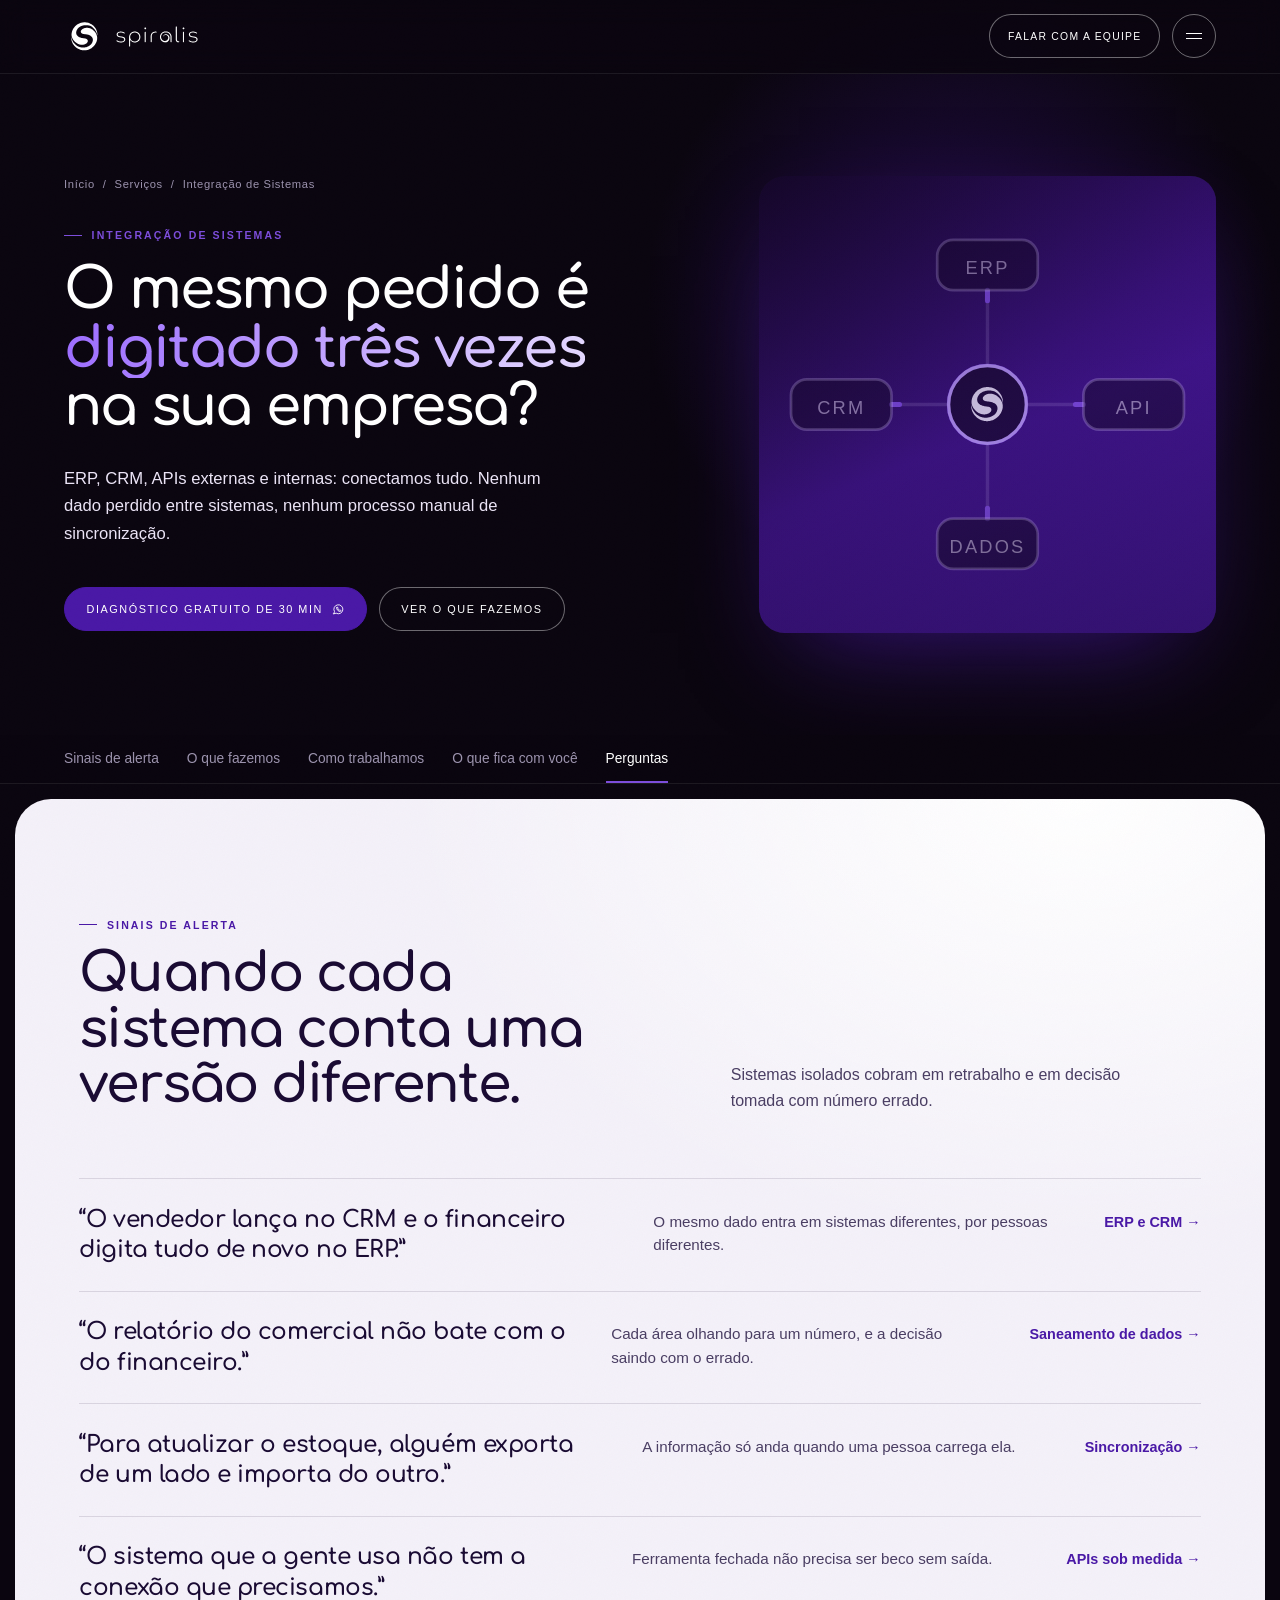
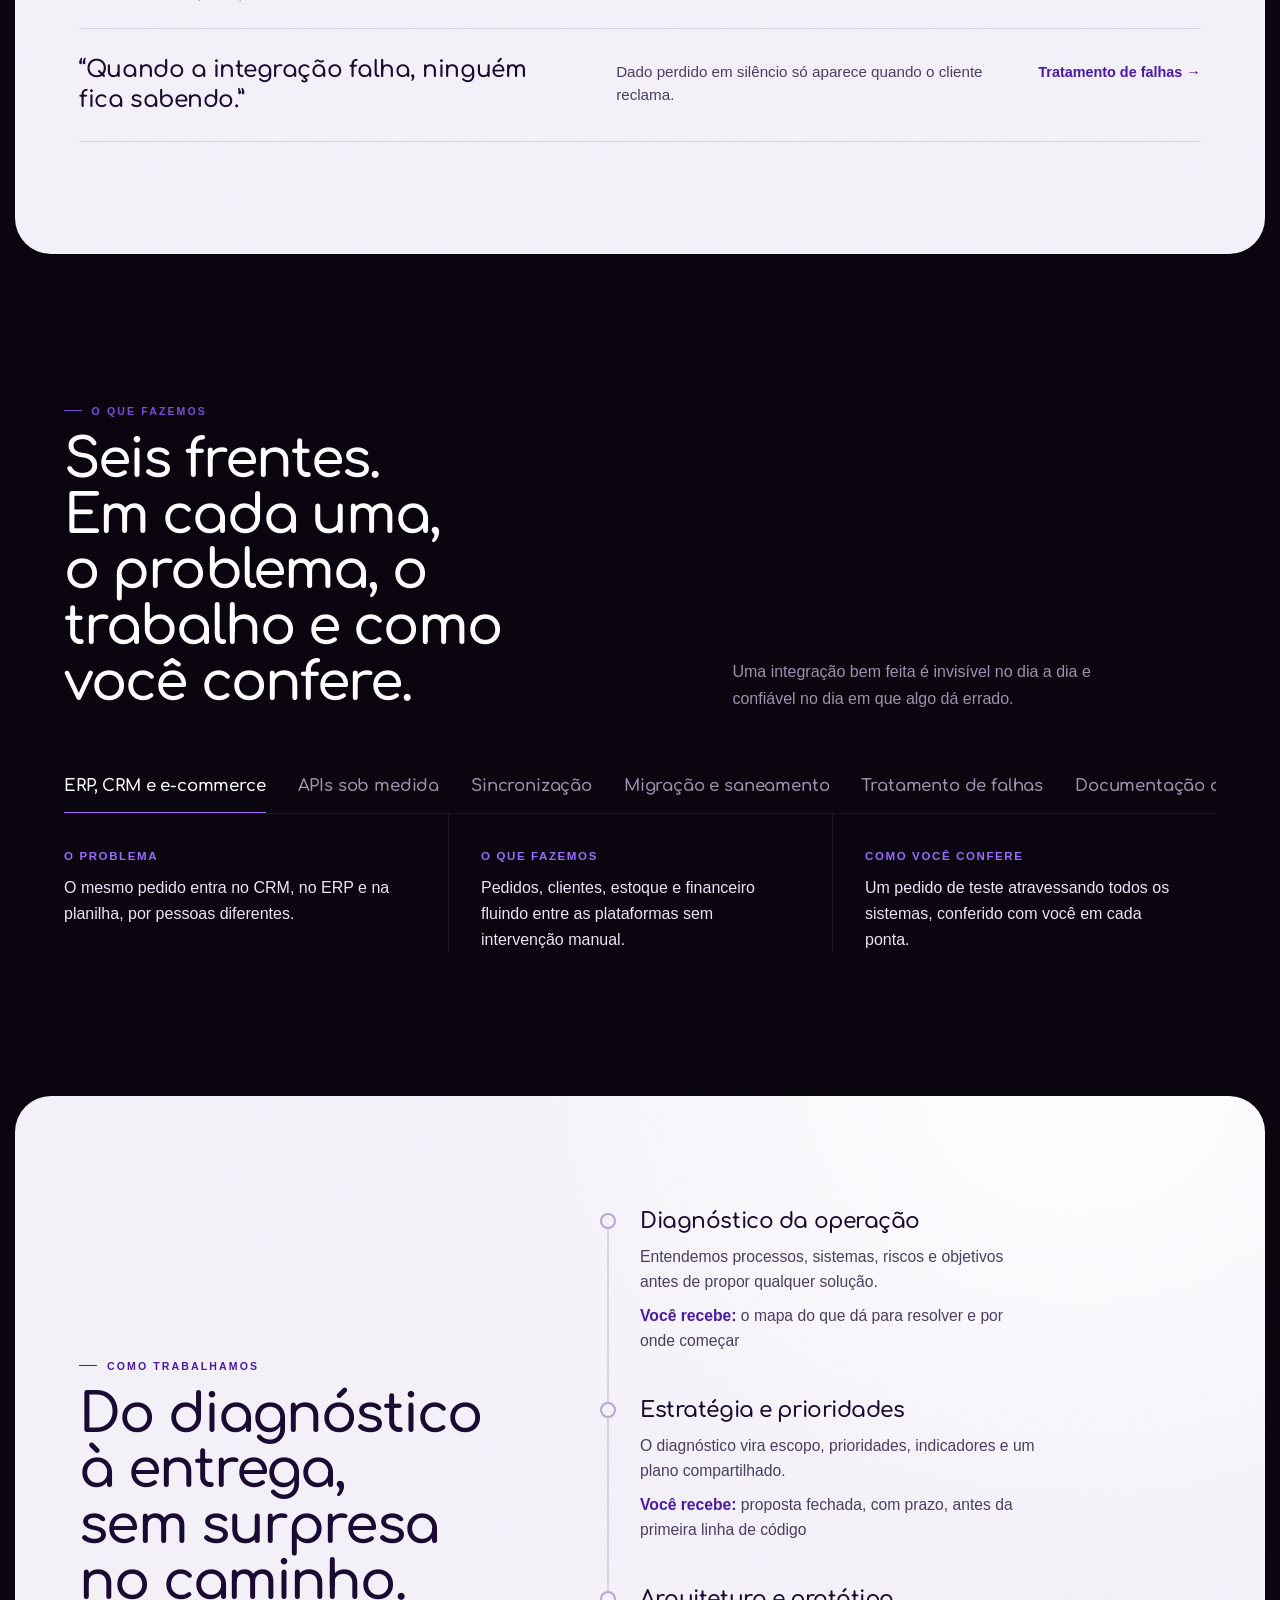
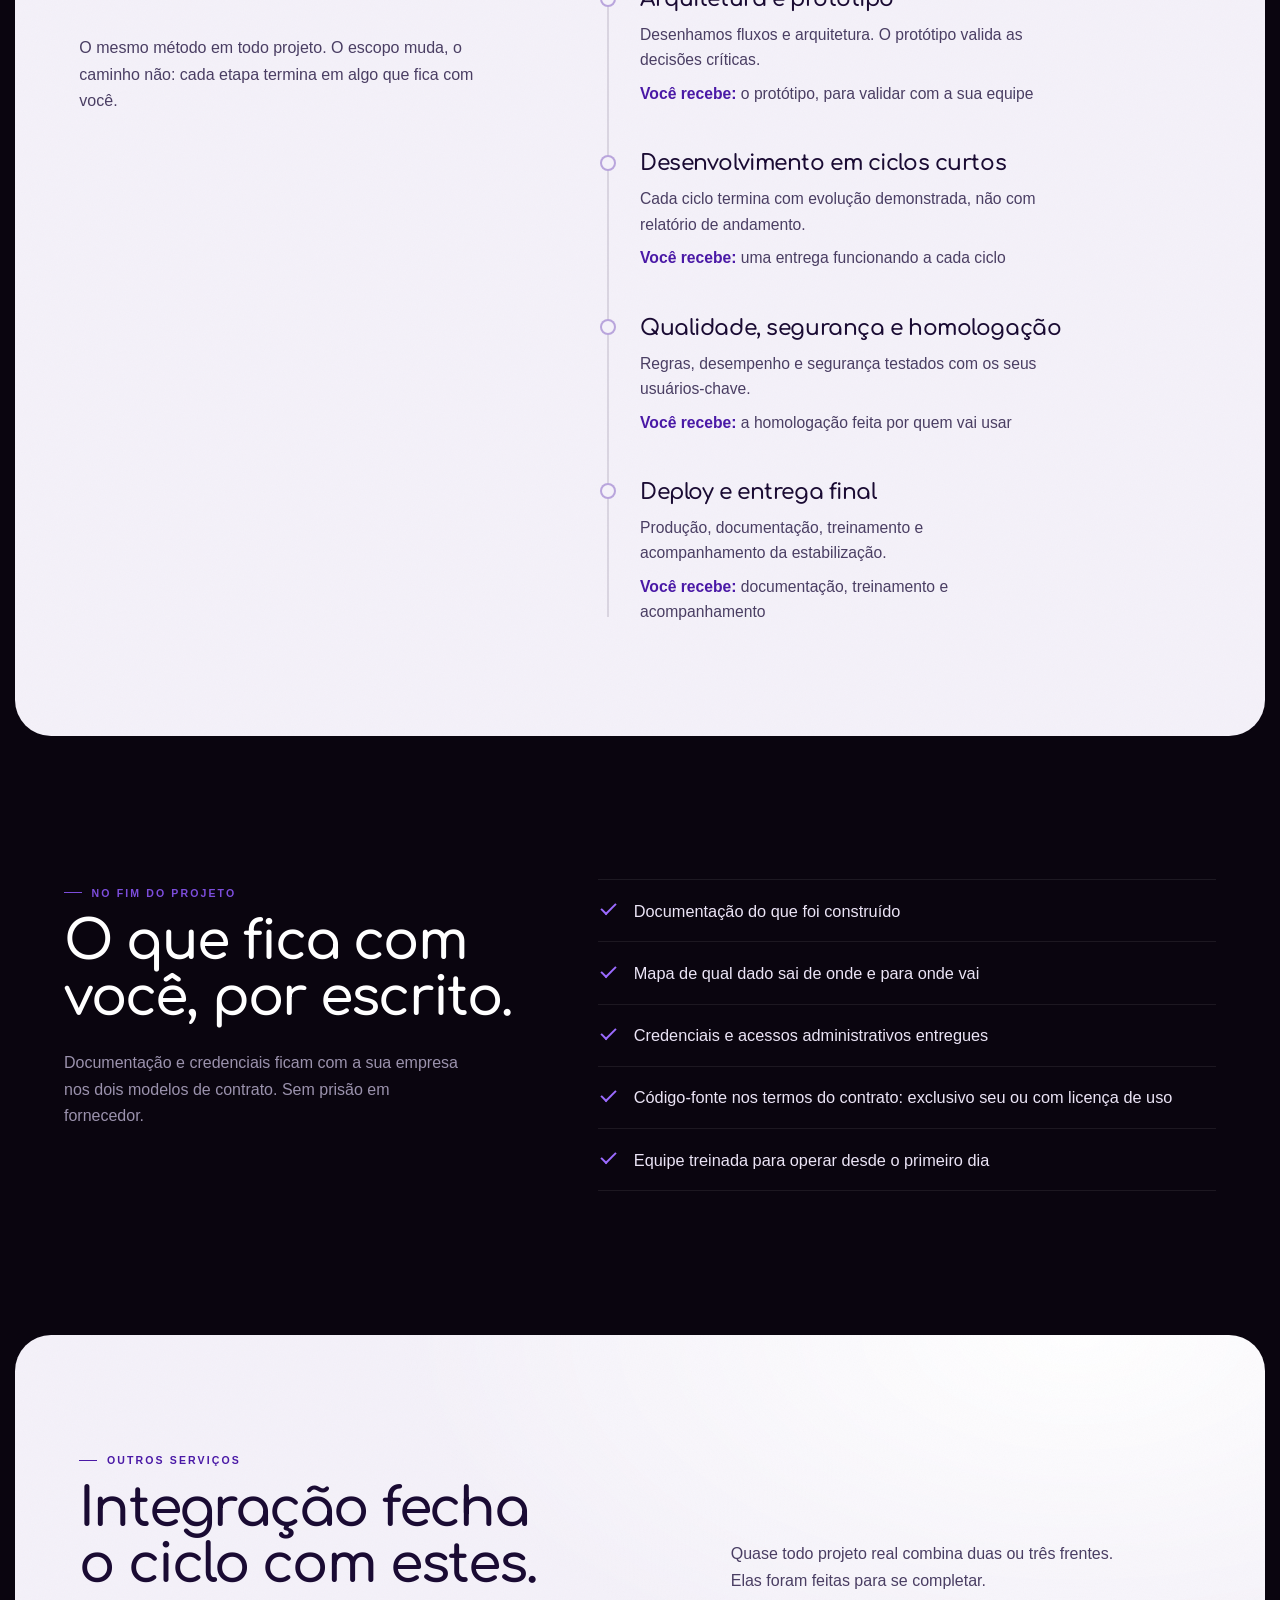
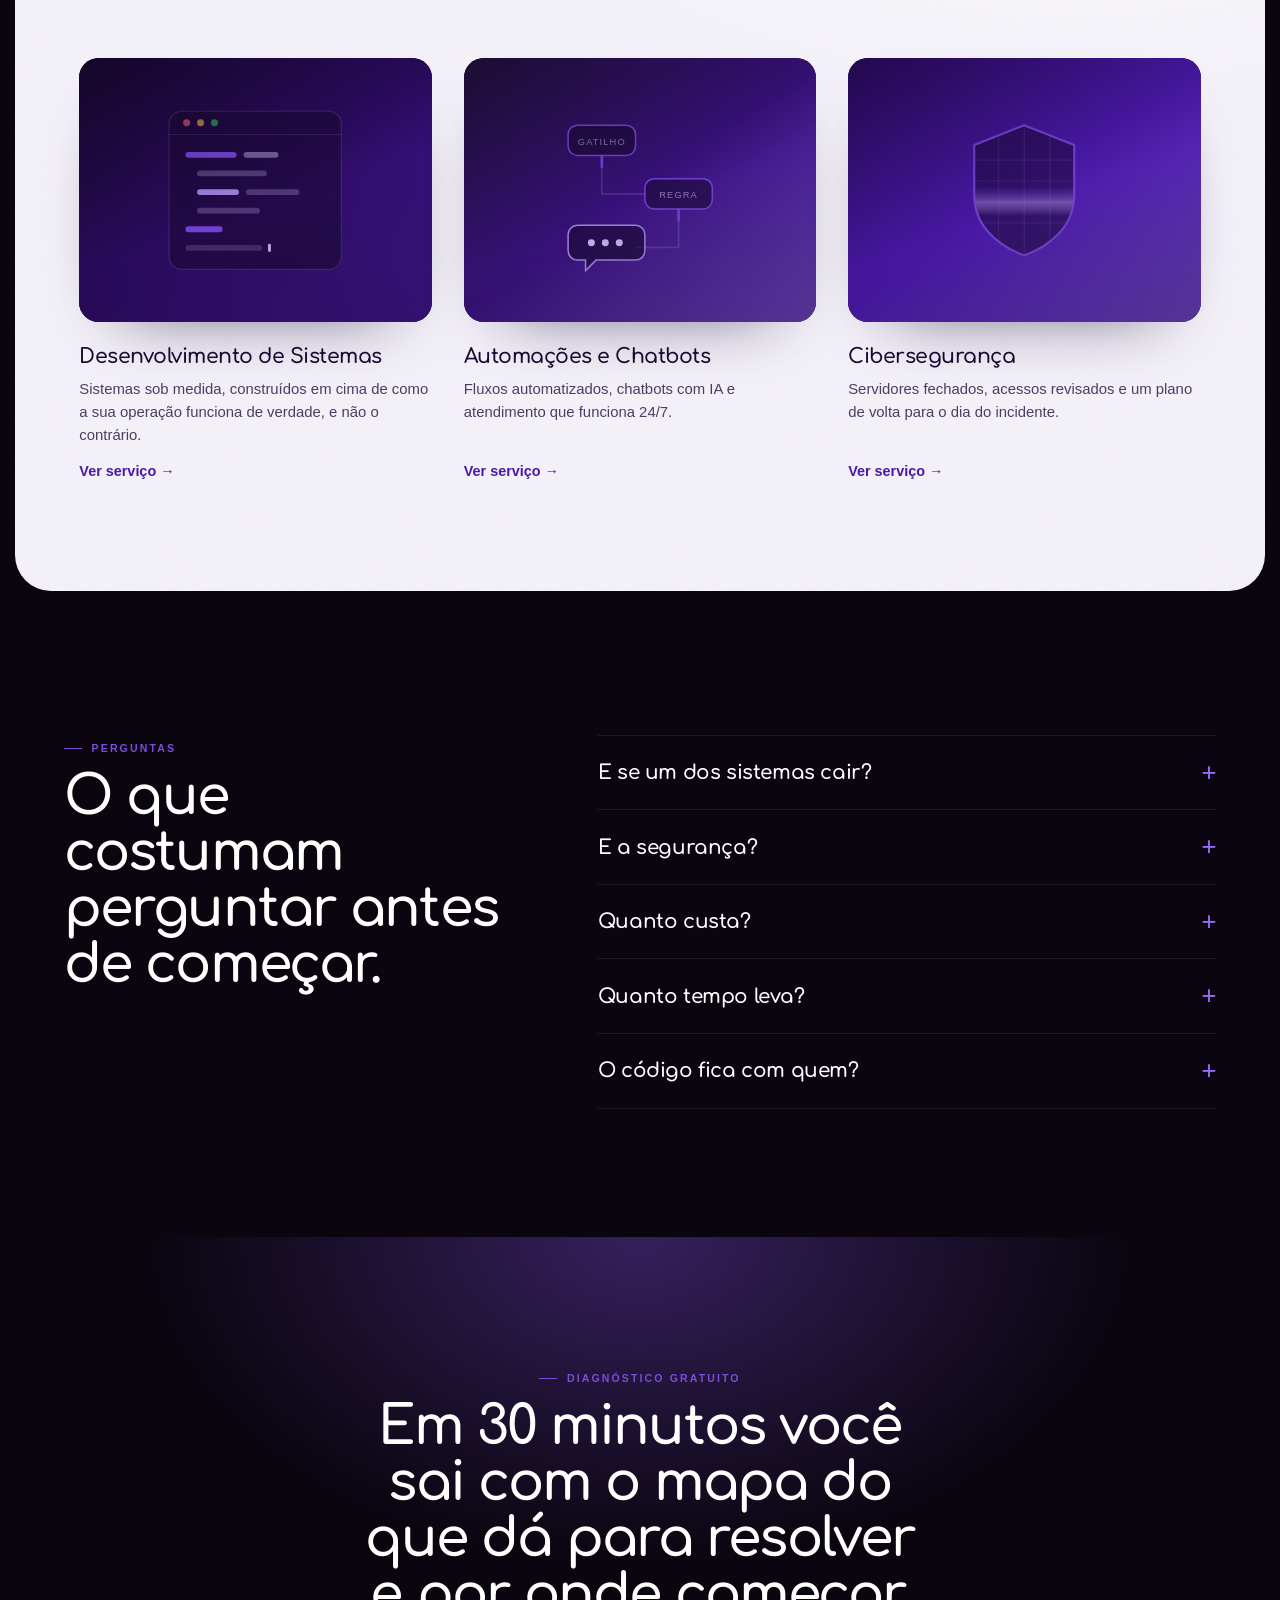
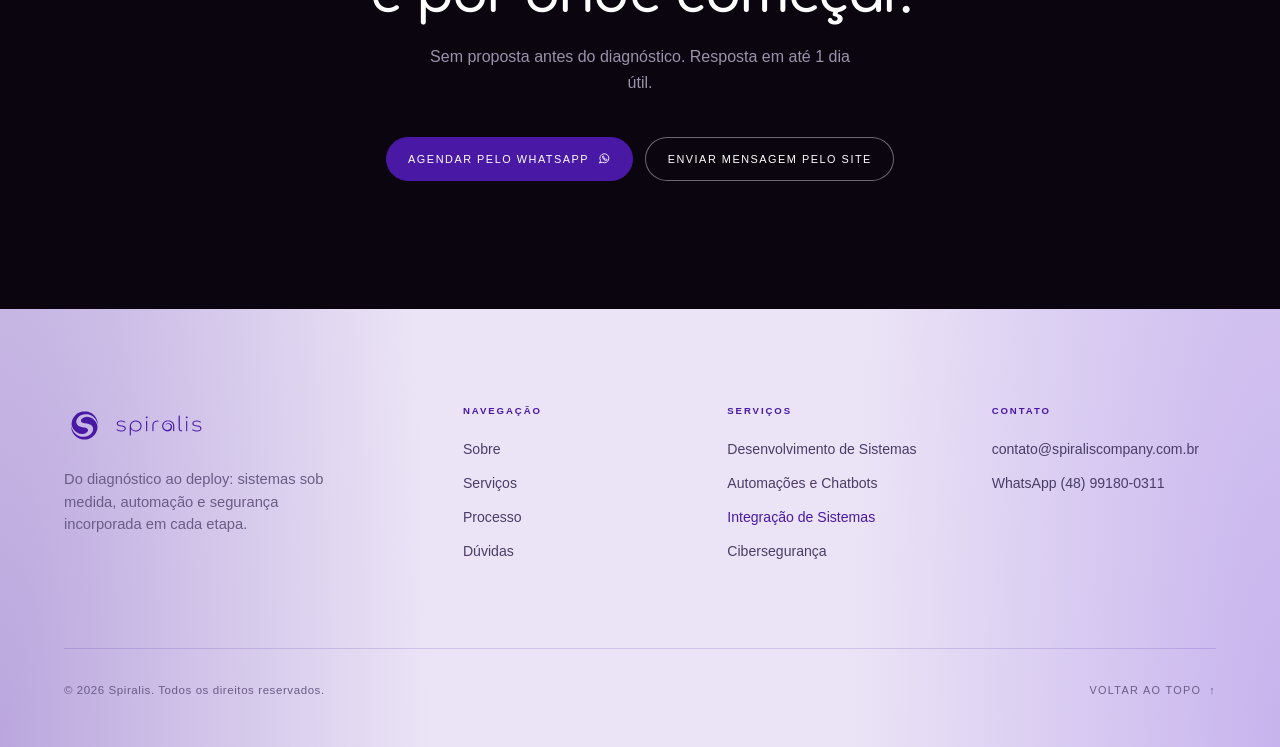
<file: servicos/integracao-de-sistemas/index.html>
<!DOCTYPE html>
<!-- Gerada junto com as outras três páginas de /servicos/: mesma estrutura,
     conteúdo próprio. Menu em /menu.css e /menu.js, compartilhados com a home. -->
<html lang="pt-BR" data-theme="dark" data-motion="completo">
<head>
  <meta charset="UTF-8">
  <meta name="viewport" content="width=device-width, initial-scale=1.0">
  <title>Integração de Sistemas — Spiralis</title>
  <meta name="description" content="Integração entre ERP, CRM, e-commerce e APIs: dados sincronizados, sem digitação dupla e sem processo manual de exportar e importar.">
  <meta name="theme-color" content="#0A050F">
  <meta name="robots" content="index, follow">
  <link rel="canonical" href="https://spiraliscompany.com.br/servicos/integracao-de-sistemas/">
  <meta property="og:type" content="website">
  <meta property="og:locale" content="pt_BR">
  <meta property="og:site_name" content="Spiralis">
  <meta property="og:url" content="https://spiraliscompany.com.br/servicos/integracao-de-sistemas/">
  <meta property="og:title" content="Integração de Sistemas — Spiralis">
  <meta property="og:description" content="Integração entre ERP, CRM, e-commerce e APIs: dados sincronizados, sem digitação dupla e sem processo manual de exportar e importar.">
  <meta property="og:image" content="https://spiraliscompany.com.br/og-spiralis.jpg">
  <meta property="og:image:width" content="1200">
  <meta property="og:image:height" content="630">
  <meta name="twitter:card" content="summary_large_image">
  <meta name="twitter:image" content="https://spiraliscompany.com.br/og-spiralis.jpg">
  <link rel="icon" href="/spiralis-simbolo-branco.svg" type="image/svg+xml">
  <link rel="apple-touch-icon" href="/apple-touch-icon.png">
  <script type="application/ld+json">
    {
      "@context": "https://schema.org",
      "@type": "Service",
      "name": "Integração de Sistemas",
      "description": "Integração entre ERP, CRM, e-commerce e APIs: dados sincronizados, sem digitação dupla e sem processo manual de exportar e importar.",
      "url": "https://spiraliscompany.com.br/servicos/integracao-de-sistemas/",
      "provider": { "@type": "Organization", "name": "Spiralis", "url": "https://spiraliscompany.com.br/", "email": "contato@spiraliscompany.com.br" },
      "areaServed": "BR"
    }
  </script>
  <link rel="preconnect" href="https://fonts.googleapis.com">
  <link rel="preconnect" href="https://fonts.gstatic.com" crossorigin>
  <link href="https://fonts.googleapis.com/css2?family=Comfortaa:wght@300;400;500;600;700&display=swap" rel="stylesheet">
  <link rel="stylesheet" href="/servicos/servicos.css">
  <link rel="stylesheet" href="/menu.css">
</head>
<body>
<a href="#conteudo" class="skip-link">Pular para o conteúdo</a>

<nav id="nav">
  <a href="/" class="nav-logo brand-lockup" aria-label="Spiralis — início">
    <svg class="mark" viewBox="0 0 1000 1000" fill="none" aria-hidden="true">
      <path fill="currentColor" fill-rule="evenodd" d="M472.18 153.42 L470.59 155.01 L446.74 156.60 L445.15 158.19 L438.79 158.19 L437.20 159.78 L430.84 159.78 L429.25 161.37 L411.76 164.55 L410.17 166.14 L407.00 166.14 L400.64 169.32 L395.87 169.32 L391.10 172.50 L383.15 174.09 L370.43 180.45 L367.25 180.45 L329.09 201.11 L303.66 218.60 L284.58 236.09 L282.99 236.09 L263.12 255.96 L263.12 257.55 L251.99 268.68 L251.99 270.27 L236.09 289.35 L231.32 298.89 L220.19 314.79 L205.88 343.40 L205.88 346.58 L202.70 351.35 L202.70 354.53 L199.52 359.30 L199.52 362.48 L193.16 378.38 L193.16 383.15 L191.57 384.74 L191.57 389.51 L188.39 397.46 L188.39 403.82 L186.80 405.41 L186.80 411.76 L185.21 413.35 L185.21 422.89 L183.62 424.48 L183.62 438.79 L182.03 440.38 L183.62 478.54 L185.21 480.13 L185.21 488.08 L186.80 489.67 L186.80 494.44 L188.39 496.03 L188.39 500.79 L189.98 502.38 L189.98 507.15 L191.57 508.74 L194.75 521.46 L205.88 543.72 L205.88 546.90 L210.65 553.26 L218.60 569.16 L247.22 607.31 L270.27 630.37 L271.86 630.37 L287.76 644.67 L324.32 668.52 L333.86 673.29 L337.04 673.29 L340.22 676.47 L343.40 676.47 L348.17 679.65 L351.35 679.65 L356.12 682.83 L359.30 682.83 L375.20 689.19 L379.97 689.19 L387.92 692.37 L394.28 692.37 L395.87 693.96 L403.82 693.96 L405.41 695.55 L418.12 695.55 L419.71 697.14 L451.51 697.14 L453.10 695.55 L475.36 693.96 L476.95 692.37 L488.08 690.78 L489.67 689.19 L507.15 684.42 L529.41 673.29 L543.72 663.75 L568.36 637.52 L576.31 618.44 L577.90 602.54 L576.31 600.95 L574.72 586.65 L571.54 580.29 L568.36 575.52 L548.49 557.23 L535.77 550.87 L532.59 550.87 L521.46 546.10 L510.33 544.52 L508.74 542.93 L486.49 541.34 L484.90 539.75 L473.77 539.75 L472.18 538.16 L462.64 538.16 L461.05 536.57 L443.56 534.98 L441.97 533.39 L435.61 533.39 L427.66 530.21 L421.30 530.21 L414.94 527.03 L410.17 527.03 L408.59 525.44 L399.05 523.85 L389.51 519.08 L381.56 517.49 L373.61 512.72 L370.43 512.72 L360.89 507.95 L337.04 492.05 L320.35 475.36 L309.22 459.46 L301.27 443.56 L298.09 427.66 L296.50 426.07 L296.50 418.12 L294.91 416.53 L294.91 392.69 L296.50 391.10 L296.50 381.56 L298.09 379.97 L298.09 373.61 L302.86 362.48 L302.86 357.71 L315.58 330.68 L334.66 303.66 L359.30 279.01 L386.33 259.94 L407.00 248.81 L410.17 248.81 L421.30 242.45 L429.25 240.86 L434.02 237.68 L437.20 237.68 L443.56 234.50 L448.33 234.50 L454.69 231.32 L459.46 231.32 L467.41 228.14 L473.77 228.14 L475.36 226.55 L494.44 224.96 L496.03 223.37 L508.74 223.37 L510.33 221.78 L559.62 221.78 L561.21 223.37 L572.34 223.37 L573.93 224.96 L583.47 224.96 L585.06 226.55 L591.41 226.55 L593.00 228.14 L604.13 229.73 L605.72 231.32 L615.26 232.91 L624.80 237.68 L632.75 239.27 L667.73 256.76 L686.80 269.48 L693.16 275.83 L702.70 282.19 L743.24 324.32 L771.86 367.25 L787.76 400.64 L787.76 403.82 L790.94 408.59 L790.94 411.76 L798.89 432.43 L798.89 437.20 L802.07 443.56 L802.07 449.92 L803.66 451.51 L805.25 465.82 L806.84 467.41 L806.84 475.36 L808.43 475.36 L808.43 462.64 L810.02 461.05 L810.02 449.92 L808.43 448.33 L808.43 424.48 L806.84 422.89 L805.25 403.82 L803.66 402.23 L803.66 395.87 L802.07 394.28 L798.89 376.79 L795.71 370.43 L795.71 365.66 L792.53 360.89 L786.17 340.22 L771.86 311.61 L751.19 279.81 L740.06 267.09 L740.06 265.50 L730.52 255.96 L730.52 254.37 L709.06 232.91 L707.47 232.91 L697.93 223.37 L667.73 201.11 L662.96 199.52 L651.83 191.57 L626.39 178.86 L623.21 178.86 L620.03 175.68 L615.26 175.68 L610.49 172.50 L607.31 172.50 L586.65 164.55 L581.88 164.55 L580.29 162.96 L575.52 162.96 L567.57 159.78 L561.21 159.78 L559.62 158.19 L553.26 158.19 L551.67 156.60 L543.72 156.60 L542.13 155.01 L527.82 155.01 L526.23 153.42 L473.77 153.42 Z M542.13 285.37 L540.54 286.96 L516.69 288.55 L515.10 290.14 L497.62 293.32 L496.03 294.91 L483.31 298.09 L478.54 301.27 L475.36 301.27 L448.33 315.58 L435.61 325.12 L417.33 344.99 L415.74 349.76 L410.97 356.12 L410.97 359.30 L407.79 365.66 L407.79 375.20 L406.20 376.79 L406.20 379.97 L407.79 381.56 L407.79 389.51 L414.15 403.82 L422.89 414.15 L434.02 422.10 L446.74 428.46 L449.92 428.46 L454.69 431.64 L459.46 431.64 L465.82 434.82 L481.72 436.41 L483.31 438.00 L492.85 438.00 L494.44 439.59 L508.74 439.59 L510.33 441.18 L521.46 441.18 L523.05 442.77 L543.72 444.36 L545.31 445.95 L551.67 445.95 L553.26 447.54 L559.62 447.54 L561.21 449.13 L567.57 449.13 L569.16 450.72 L580.29 452.31 L586.65 455.48 L591.41 455.48 L593.00 457.07 L605.72 460.25 L621.62 468.20 L624.80 468.20 L627.98 471.38 L635.93 474.56 L639.11 477.74 L648.65 482.51 L674.88 507.15 L682.83 518.28 L686.01 526.23 L689.19 529.41 L689.19 532.59 L695.55 545.31 L697.14 558.03 L698.73 559.62 L698.73 596.18 L697.14 597.77 L697.14 604.13 L695.55 605.72 L692.37 621.62 L689.19 626.39 L687.60 634.34 L674.88 658.19 L657.39 682.03 L637.52 701.91 L605.72 725.76 L578.70 740.06 L575.52 740.06 L567.57 744.83 L564.39 744.83 L538.95 754.37 L526.23 755.96 L518.28 759.14 L500.79 760.73 L499.21 762.32 L484.90 762.32 L483.31 763.91 L443.56 763.91 L441.97 762.32 L416.53 760.73 L414.94 759.14 L400.64 757.55 L399.05 755.96 L387.92 754.37 L381.56 751.19 L376.79 751.19 L359.30 743.24 L356.12 743.24 L348.17 738.47 L344.99 738.47 L335.45 733.70 L332.27 730.52 L321.14 725.76 L282.99 698.73 L247.22 662.96 L247.22 661.37 L234.50 647.06 L213.83 615.26 L197.93 583.47 L196.34 575.52 L193.16 570.75 L193.16 567.57 L189.98 561.21 L189.98 556.44 L186.80 551.67 L186.80 546.90 L185.21 545.31 L185.21 540.54 L182.03 532.59 L182.03 526.23 L180.45 524.64 L178.86 507.15 L177.27 507.15 L177.27 511.92 L175.68 513.51 L175.68 542.13 L177.27 543.72 L177.27 561.21 L178.86 562.80 L178.86 572.34 L180.45 573.93 L182.03 589.83 L183.62 591.41 L186.80 607.31 L191.57 618.44 L191.57 623.21 L194.75 627.98 L197.93 639.11 L213.83 670.91 L231.32 697.93 L248.81 718.60 L248.81 720.19 L292.53 762.32 L340.22 794.12 L356.12 802.07 L359.30 802.07 L370.43 808.43 L373.61 808.43 L378.38 811.61 L386.33 813.20 L395.87 817.97 L400.64 817.97 L407.00 821.14 L411.76 821.14 L413.35 822.73 L418.12 822.73 L426.07 825.91 L432.43 825.91 L434.02 827.50 L441.97 827.50 L443.56 829.09 L451.51 829.09 L453.10 830.68 L469.00 830.68 L470.59 832.27 L513.51 832.27 L515.10 830.68 L529.41 830.68 L531.00 829.09 L540.54 829.09 L542.13 827.50 L556.44 825.91 L564.39 822.73 L570.75 822.73 L572.34 821.14 L604.13 811.61 L640.70 794.12 L643.88 790.94 L648.65 789.35 L651.83 786.17 L656.60 784.58 L670.91 775.04 L689.98 759.14 L691.57 759.14 L705.88 744.83 L707.47 744.83 L733.70 717.01 L733.70 715.42 L746.42 701.11 L767.09 669.32 L789.35 621.62 L790.94 612.08 L795.71 600.95 L798.89 583.47 L800.48 581.88 L800.48 573.93 L802.07 572.34 L802.07 564.39 L803.66 562.80 L803.66 510.33 L802.07 508.74 L802.07 499.21 L798.89 491.26 L798.89 484.90 L797.30 483.31 L797.30 478.54 L795.71 476.95 L790.94 459.46 L787.76 454.69 L784.58 443.56 L765.50 408.59 L736.88 370.43 L715.42 348.97 L713.83 348.97 L691.57 329.89 L677.27 320.35 L672.50 318.76 L669.32 315.58 L647.06 304.45 L643.88 304.45 L639.11 301.27 L631.16 299.68 L621.62 294.91 L616.85 294.91 L615.26 293.32 L610.49 293.32 L602.54 290.14 L596.18 290.14 L594.59 288.55 L570.75 286.96 L569.16 285.37 L543.72 285.37 Z"/>
    </svg>
    <img class="wordmark" src="/spiralis-wordmark.svg" alt="Spiralis">
  </a>
  <div class="nav-right">
    <a href="/#contato" class="nav-pill nav-cta">Falar com a equipe</a>
    <button id="nav-menu-toggle" type="button" aria-expanded="false" aria-controls="site-menu" aria-label="Abrir menu">
      <span></span>
      <span></span>
    </button>
  </div>
</nav>
<div class="site-menu" id="site-menu" aria-hidden="true" inert>
  <div class="sm-grid">
    <div class="sm-col" role="navigation" aria-label="Navegação do site">
      <p class="sm-label sm-in">Navegação</p>
      <ul class="sm-list">
        <li class="sm-in"><a class="sm-link" href="/"><span class="sm-txt" data-chars>Início</span><span class="sm-arr" aria-hidden="true">→</span></a></li>
        <li class="sm-in"><a class="sm-link" href="/#sobre"><span class="sm-txt" data-chars>Sobre</span><span class="sm-arr" aria-hidden="true">→</span></a></li>
        <li class="sm-in"><a class="sm-link" href="/#processo"><span class="sm-txt" data-chars>Processo</span><span class="sm-arr" aria-hidden="true">→</span></a></li>
        <li class="sm-in"><a class="sm-link" href="/#duvidas"><span class="sm-txt" data-chars>Dúvidas</span><span class="sm-arr" aria-hidden="true">→</span></a></li>
        <li class="sm-in"><a class="sm-link" href="/#contato"><span class="sm-txt" data-chars>Contato</span><span class="sm-arr" aria-hidden="true">→</span></a></li>
      </ul>
    </div>
    <div class="sm-col" role="navigation" aria-label="Serviços">
      <p class="sm-label sm-in">Serviços</p>
      <ul class="sm-list">
        <li class="sm-in"><a class="sm-link" href="/servicos/desenvolvimento-de-sistemas/"><span class="sm-num" aria-hidden="true">01</span><span class="sm-txt" data-chars>Desenvolvimento de Sistemas</span><span class="sm-arr" aria-hidden="true">→</span></a></li>
        <li class="sm-in"><a class="sm-link" href="/servicos/automacoes-e-chatbots/"><span class="sm-num" aria-hidden="true">02</span><span class="sm-txt" data-chars>Automações e Chatbots</span><span class="sm-arr" aria-hidden="true">→</span></a></li>
        <li class="sm-in"><a class="sm-link" href="/servicos/integracao-de-sistemas/" aria-current="page"><span class="sm-num" aria-hidden="true">03</span><span class="sm-txt" data-chars>Integração de Sistemas</span><span class="sm-arr" aria-hidden="true">→</span></a></li>
        <li class="sm-in"><a class="sm-link" href="/servicos/ciberseguranca/"><span class="sm-num" aria-hidden="true">04</span><span class="sm-txt" data-chars>Cibersegurança</span><span class="sm-arr" aria-hidden="true">→</span></a></li>
      </ul>
    </div>
  </div>
  <div class="sm-foot sm-in">
    <a href="mailto:contato@spiraliscompany.com.br">contato@spiraliscompany.com.br</a>
    <a href="https://wa.me/5548991800311?text=Ol%C3%A1%2C%20vim%20pelo%20site%20da%20Spiralis%20e%20gostaria%20de%20conversar%20sobre%20um%20projeto." target="_blank" rel="noopener noreferrer">WhatsApp (48) 99180-0311</a>
  </div>
</div>

<main id="conteudo">

<section class="sp-hero sp2-hero">
  <div class="sp-wrap">
    <div class="sp-hero-grid">
      <div>
        <p class="sp-crumb rv"><a href="/">Início</a><span aria-hidden="true">/</span><a href="/#servicos">Serviços</a><span aria-hidden="true">/</span><span aria-current="page">Integração de Sistemas</span></p>
        <span class="sp-kicker rv" style="--d:1">Integração de Sistemas</span>
        <h1 class="sp-title rv" style="--d:2">O mesmo pedido é <em>digitado três vezes</em> na sua empresa?</h1>
        <p class="sp-lead rv" style="--d:3">ERP, CRM, APIs externas e internas: conectamos tudo. Nenhum dado perdido entre sistemas, nenhum processo manual de sincronização.</p>
        <div class="sp-acts rv" style="--d:4">
          <a class="btn-fill" href="https://wa.me/5548991800311?text=Ol%C3%A1%2C%20vim%20pelo%20site%20da%20Spiralis%20e%20quero%20agendar%20o%20diagn%C3%B3stico%20de%20integra%C3%A7%C3%A3o." target="_blank" rel="noopener noreferrer" aria-label="Diagnóstico gratuito de 30 min no WhatsApp (abre em nova aba)">Diagnóstico gratuito de 30 min<svg class="btn-ico" viewBox="0 0 24 24" fill="none" stroke="currentColor" stroke-width="1.7" stroke-linecap="round" stroke-linejoin="round" aria-hidden="true" focusable="false"><path d="M3.4 20.6l1.4-4.2a8.6 8.6 0 1 1 3.3 3.2l-4.7 1z"/><path d="M9.2 8.5c.2-.5.4-.5.6-.5h.5c.2 0 .4 0 .6.4l.7 1.6c.1.2 0 .4-.1.5l-.4.5c-.1.2-.2.3-.1.5.3.6 1.4 1.9 2.6 2.4.2.1.4.1.5-.1l.5-.5c.2-.2.4-.2.6-.1l1.5.8c.3.2.4.3.4.5v.5c0 .3-.3.9-.9 1.1-.5.2-1.3.3-2.6-.2-2-.8-3.7-2.6-4.4-4.6-.4-1.2-.3-2 0-2.5z"/></svg></a>
          <a class="btn-outline" href="#frentes">Ver o que fazemos</a>
        </div>
      </div>
      <figure class="sp-media rv" style="--d:2" aria-label="Integração de Sistemas">
        <div class="svc-img-bg s3"></div>
        <div class="svc-art">
            <svg viewBox="0 0 200 200" fill="none" aria-hidden="true">
              <g stroke="rgba(228,216,255,.16)" stroke-width="1.5" class="stroke">
                <path d="M100 50V83"/><path d="M58 100h25"/>
                <path d="M142 100h-25"/><path d="M100 150v-33"/>
              </g>
              <g class="stroke" stroke="#7C4DDB" stroke-width="2.2">
                <path class="flow"   pathLength="100" d="M100 50V83"/>
                <path class="flow b" pathLength="100" d="M58 100h25"/>
                <path class="flow c" pathLength="100" d="M142 100h-25"/>
                <path class="flow d" pathLength="100" d="M100 150v-33"/>
              </g>
              <circle class="hub" cx="100" cy="100" r="17" fill="none" stroke="#7C4DDB" stroke-width="1.6"/>
              <circle cx="100" cy="100" r="17" fill="rgba(10,5,15,.75)" stroke="#B79CF0" stroke-width="1.4"/>
              <image href="/spiralis-simbolo-branco.svg" x="89" y="89" width="22" height="22" opacity=".92"/>
              <g class="node">
                <rect x="78" y="28" width="44" height="22" rx="7" fill="rgba(10,5,15,.55)" stroke="rgba(228,216,255,.3)" stroke-width="1.2"/>
                <text class="lbl" x="100" y="43" text-anchor="middle">ERP</text>
              </g>
              <g class="node b">
                <rect x="14" y="89" width="44" height="22" rx="7" fill="rgba(10,5,15,.55)" stroke="rgba(228,216,255,.3)" stroke-width="1.2"/>
                <text class="lbl" x="36" y="104" text-anchor="middle">CRM</text>
              </g>
              <g class="node c">
                <rect x="142" y="89" width="44" height="22" rx="7" fill="rgba(10,5,15,.55)" stroke="rgba(228,216,255,.3)" stroke-width="1.2"/>
                <text class="lbl" x="164" y="104" text-anchor="middle">API</text>
              </g>
              <g class="node d">
                <rect x="78" y="150" width="44" height="22" rx="7" fill="rgba(10,5,15,.55)" stroke="rgba(228,216,255,.3)" stroke-width="1.2"/>
                <text class="lbl" x="100" y="165" text-anchor="middle">DADOS</text>
              </g>
            </svg>
          </div>
        <div class="svc-tint"></div>
      </figure>
    </div>
  </div>
</section>

<nav class="sp-subnav" aria-label="Seções desta página">
  <div class="sp-wrap">
    <ul>
      <li><a class="sn" href="#sinais">Sinais de alerta</a></li>
      <li><a class="sn" href="#frentes">O que fazemos</a></li>
      <li><a class="sn" href="#processo">Como trabalhamos</a></li>
      <li><a class="sn" href="#entregas">O que fica com você</a></li>
      <li><a class="sn" href="#perguntas">Perguntas</a></li>
    </ul>
  </div>
</nav>

<section class="sp-band is-light" id="sinais" aria-labelledby="sinais-h">
  <div class="sp-sheet">
    <div class="sp-wrap">
      <header class="sp-section-head">
        <div>
          <span class="sp-kicker rv">Sinais de alerta</span>
          <h2 class="sp-h2 rv" id="sinais-h">Quando cada sistema conta uma versão diferente.</h2>
        </div>
        <p class="sp-section-sub rv">Sistemas isolados cobram em retrabalho e em decisão tomada com número errado.</p>
      </header>
      <div class="sp-sinais">
        <div class="sp-sinal rv"><q>O vendedor lança no CRM e o financeiro digita tudo de novo no ERP.</q><p>O mesmo dado entra em sistemas diferentes, por pessoas diferentes.</p><a href="#frentes" data-abre-aba="erp">ERP e CRM <b aria-hidden="true">→</b></a></div>
        <div class="sp-sinal rv"><q>O relatório do comercial não bate com o do financeiro.</q><p>Cada área olhando para um número, e a decisão saindo com o errado.</p><a href="#frentes" data-abre-aba="dados">Saneamento de dados <b aria-hidden="true">→</b></a></div>
        <div class="sp-sinal rv"><q>Para atualizar o estoque, alguém exporta de um lado e importa do outro.</q><p>A informação só anda quando uma pessoa carrega ela.</p><a href="#frentes" data-abre-aba="sync">Sincronização <b aria-hidden="true">→</b></a></div>
        <div class="sp-sinal rv"><q>O sistema que a gente usa não tem a conexão que precisamos.</q><p>Ferramenta fechada não precisa ser beco sem saída.</p><a href="#frentes" data-abre-aba="api">APIs sob medida <b aria-hidden="true">→</b></a></div>
        <div class="sp-sinal rv"><q>Quando a integração falha, ninguém fica sabendo.</q><p>Dado perdido em silêncio só aparece quando o cliente reclama.</p><a href="#frentes" data-abre-aba="falhas">Tratamento de falhas <b aria-hidden="true">→</b></a></div>
      </div>
    </div>
  </div>
</section>

<section class="sp-band" id="frentes" aria-labelledby="frentes-h">
  <div class="sp-wrap">
    <header class="sp-section-head">
      <div>
        <span class="sp-kicker rv">O que fazemos</span>
        <h2 class="sp-h2 rv" id="frentes-h">Seis frentes. Em cada uma, o problema, o trabalho e como você confere.</h2>
      </div>
      <p class="sp-section-sub rv">Uma integração bem feita é invisível no dia a dia e confiável no dia em que algo dá errado.</p>
    </header>
    <div class="rv">
      <div class="sp-abas" role="tablist" aria-label="Frentes de trabalho">
        <button class="sp-aba" type="button" role="tab" id="aba-erp" aria-controls="painel-erp" aria-selected="true">ERP, CRM e e-commerce</button>
        <button class="sp-aba" type="button" role="tab" id="aba-api" aria-controls="painel-api" aria-selected="false" tabindex="-1">APIs sob medida</button>
        <button class="sp-aba" type="button" role="tab" id="aba-sync" aria-controls="painel-sync" aria-selected="false" tabindex="-1">Sincronização</button>
        <button class="sp-aba" type="button" role="tab" id="aba-dados" aria-controls="painel-dados" aria-selected="false" tabindex="-1">Migração e saneamento</button>
        <button class="sp-aba" type="button" role="tab" id="aba-falhas" aria-controls="painel-falhas" aria-selected="false" tabindex="-1">Tratamento de falhas</button>
        <button class="sp-aba" type="button" role="tab" id="aba-doc" aria-controls="painel-doc" aria-selected="false" tabindex="-1">Documentação dos fluxos</button>
      </div>
      <div class="sp-painel is-3" role="tabpanel" id="painel-erp" aria-labelledby="aba-erp">
        <div><h3>O problema</h3><p>O mesmo pedido entra no CRM, no ERP e na planilha, por pessoas diferentes.</p></div>
        <div><h3>O que fazemos</h3><p>Pedidos, clientes, estoque e financeiro fluindo entre as plataformas sem intervenção manual.</p></div>
        <div><h3>Como você confere</h3><p>Um pedido de teste atravessando todos os sistemas, conferido com você em cada ponta.</p></div>
      </div>
      <div class="sp-painel is-3" role="tabpanel" id="painel-api" aria-labelledby="aba-api" hidden>
        <div><h3>O problema</h3><p>O sistema não oferece a conexão que o seu processo precisa.</p></div>
        <div><h3>O que fazemos</h3><p>Quando o sistema não oferece o que você precisa, construímos a ponte, documentada e versionada.</p></div>
        <div><h3>Como você confere</h3><p>A documentação da API e o histórico de versões entregues junto.</p></div>
      </div>
      <div class="sp-painel is-3" role="tabpanel" id="painel-sync" aria-labelledby="aba-sync" hidden>
        <div><h3>O problema</h3><p>A informação só anda quando alguém exporta de um lado e importa do outro.</p></div>
        <div><h3>O que fazemos</h3><p>Cada fluxo no ritmo que o negócio pede: no instante do evento ou em janelas programadas.</p></div>
        <div><h3>Como você confere</h3><p>O horário e o resultado de cada sincronização, registrados.</p></div>
      </div>
      <div class="sp-painel is-3" role="tabpanel" id="painel-dados" aria-labelledby="aba-dados" hidden>
        <div><h3>O problema</h3><p>Cliente duplicado, campo preenchido de cinco jeitos e relatórios que se contradizem.</p></div>
        <div><h3>O que fazemos</h3><p>Duplicados resolvidos, campos padronizados e histórico preservado antes de qualquer conexão.</p></div>
        <div><h3>Como você confere</h3><p>A base antes e depois do saneamento, para você conferir.</p></div>
      </div>
      <div class="sp-painel is-3" role="tabpanel" id="painel-falhas" aria-labelledby="aba-falhas" hidden>
        <div><h3>O problema</h3><p>Um sistema cai e os dados daquele período somem sem ninguém saber.</p></div>
        <div><h3>O que fazemos</h3><p>Se um sistema cai, nada se perde: a integração registra, tenta de novo e avisa quem precisa saber.</p></div>
        <div><h3>Como você confere</h3><p>O aviso de falha chegando para a pessoa certa, testado antes da entrega.</p></div>
      </div>
      <div class="sp-painel is-3" role="tabpanel" id="painel-doc" aria-labelledby="aba-doc" hidden>
        <div><h3>O problema</h3><p>Ninguém sabe de onde vem cada número nem quem é o dono de cada informação.</p></div>
        <div><h3>O que fazemos</h3><p>Um mapa claro de qual dado sai de onde, para onde vai e quem é o dono de cada informação.</p></div>
        <div><h3>Como você confere</h3><p>O mapa dos fluxos entregue por escrito.</p></div>
      </div>
    </div>
  </div>
</section>

<section class="sp-band is-light" id="processo" aria-labelledby="processo-h">
  <div class="sp-sheet">
    <div class="sp-wrap sp-fluxo">
      <header class="sp-fluxo-head">
        <span class="sp-kicker rv">Como trabalhamos</span>
        <h2 class="sp-h2 rv" id="processo-h">Do diagnóstico à entrega, sem surpresa no caminho.</h2>
        <p class="sp-section-sub rv">O mesmo método em todo projeto. O escopo muda, o caminho não: cada etapa termina em algo que fica com você.</p>
      </header>
      <ol class="sp-linha">
      <li class="rv"><h3>Diagnóstico da operação</h3><p>Entendemos processos, sistemas, riscos e objetivos antes de propor qualquer solução.</p><p class="sp-recebe"><span>Você recebe:</span> o mapa do que dá para resolver e por onde começar</p></li>
      <li class="rv"><h3>Estratégia e prioridades</h3><p>O diagnóstico vira escopo, prioridades, indicadores e um plano compartilhado.</p><p class="sp-recebe"><span>Você recebe:</span> proposta fechada, com prazo, antes da primeira linha de código</p></li>
      <li class="rv"><h3>Arquitetura e protótipo</h3><p>Desenhamos fluxos e arquitetura. O protótipo valida as decisões críticas.</p><p class="sp-recebe"><span>Você recebe:</span> o protótipo, para validar com a sua equipe</p></li>
      <li class="rv"><h3>Desenvolvimento em ciclos curtos</h3><p>Cada ciclo termina com evolução demonstrada, não com relatório de andamento.</p><p class="sp-recebe"><span>Você recebe:</span> uma entrega funcionando a cada ciclo</p></li>
      <li class="rv"><h3>Qualidade, segurança e homologação</h3><p>Regras, desempenho e segurança testados com os seus usuários-chave.</p><p class="sp-recebe"><span>Você recebe:</span> a homologação feita por quem vai usar</p></li>
      <li class="rv"><h3>Deploy e entrega final</h3><p>Produção, documentação, treinamento e acompanhamento da estabilização.</p><p class="sp-recebe"><span>Você recebe:</span> documentação, treinamento e acompanhamento</p></li>
      </ol>
    </div>
  </div>
</section>

<section class="sp-band" id="entregas" aria-labelledby="entregas-h">
  <div class="sp-wrap sp-entregas">
    <div>
      <span class="sp-kicker rv">No fim do projeto</span>
      <h2 class="sp-h2 rv" id="entregas-h">O que fica com você, por escrito.</h2>
      <p class="sp-section-sub rv" style="margin-top:1.5rem">Documentação e credenciais ficam com a sua empresa nos dois modelos de contrato. Sem prisão em fornecedor.</p>
    </div>
    <ul class="sp-check">
      <li class="rv">Documentação do que foi construído</li>
      <li class="rv">Mapa de qual dado sai de onde e para onde vai</li>
      <li class="rv">Credenciais e acessos administrativos entregues</li>
      <li class="rv">Código-fonte nos termos do contrato: exclusivo seu ou com licença de uso</li>
      <li class="rv">Equipe treinada para operar desde o primeiro dia</li>
    </ul>
  </div>
</section>

<section class="sp-band is-light" aria-labelledby="outros-h">
  <div class="sp-sheet">
    <div class="sp-wrap">
      <header class="sp-section-head">
        <div>
          <span class="sp-kicker rv">Outros serviços</span>
          <h2 class="sp-h2 rv" id="outros-h">Integração fecha o ciclo com estes.</h2>
        </div>
        <p class="sp-section-sub rv">Quase todo projeto real combina duas ou três frentes. Elas foram feitas para se completar.</p>
      </header>
      <div class="sp-outros">
          <a class="sp-outros-card rv" style="--d:0" href="/servicos/desenvolvimento-de-sistemas/"><div class="sp-outros-arte" aria-hidden="true"><div class="svc-img-bg s1"></div><div class="svc-art">
            <svg viewBox="0 0 200 200" fill="none" aria-hidden="true">
              <rect x="26" y="32" width="148" height="136" rx="11" fill="rgba(10,5,15,.5)" stroke="rgba(228,216,255,.16)"/>
              <path class="stroke" d="M26 52h148" stroke="rgba(228,216,255,.13)"/>
              <circle cx="41" cy="42" r="3" fill="#FF5F57" opacity=".75"/>
              <circle cx="53" cy="42" r="3" fill="#FEBC2E" opacity=".75"/>
              <circle cx="65" cy="42" r="3" fill="#28C840" opacity=".75"/>
              <rect class="cl" x="40" y="67" width="44" height="5" rx="2.5" fill="#7C4DDB"/>
              <rect class="cl" x="90" y="67" width="30" height="5" rx="2.5" fill="rgba(228,216,255,.5)"/>
              <rect class="cl" x="50" y="83" width="60" height="5" rx="2.5" fill="rgba(228,216,255,.3)"/>
              <rect class="cl" x="50" y="99" width="36" height="5" rx="2.5" fill="#B79CF0"/>
              <rect class="cl" x="92" y="99" width="46" height="5" rx="2.5" fill="rgba(228,216,255,.28)"/>
              <rect class="cl" x="50" y="115" width="54" height="5" rx="2.5" fill="rgba(228,216,255,.28)"/>
              <rect class="cl" x="40" y="131" width="32" height="5" rx="2.5" fill="#7C4DDB"/>
              <rect class="cl" x="40" y="147" width="66" height="5" rx="2.5" fill="rgba(228,216,255,.2)"/>
              <rect class="caret" x="111" y="146" width="2.5" height="7" rx="1.2" fill="#E4D8FF"/>
            </svg>
          </div><div class="svc-tint"></div></div><h3>Desenvolvimento de Sistemas</h3><p>Sistemas sob medida, construídos em cima de como a sua operação funciona de verdade, e não o contrário.</p><span class="sp-outros-go">Ver serviço <span aria-hidden="true">→</span></span></a>
          <a class="sp-outros-card rv" style="--d:1" href="/servicos/automacoes-e-chatbots/"><div class="sp-outros-arte" aria-hidden="true"><div class="svc-img-bg s2"></div><div class="svc-art">
            <svg viewBox="0 0 200 200" fill="none" aria-hidden="true">
              <path class="stroke" d="M67 70V103h37" stroke="rgba(228,216,255,.18)" stroke-width="1.5"/>
              <path class="stroke" d="M133 116v33H96" stroke="rgba(228,216,255,.18)" stroke-width="1.5"/>
              <path class="stroke flow" pathLength="100" d="M67 70V103h37" stroke="#7C4DDB" stroke-width="2.2"/>
              <path class="stroke flow b" pathLength="100" d="M133 116v33H96" stroke="#7C4DDB" stroke-width="2.2"/>
              <g class="node">
                <rect x="38" y="44" width="58" height="26" rx="8" fill="rgba(10,5,15,.55)" stroke="#7C4DDB" stroke-width="1.3"/>
                <text class="lbl" x="67" y="61" text-anchor="middle">GATILHO</text>
              </g>
              <g class="node b">
                <rect x="104" y="90" width="58" height="26" rx="8" fill="rgba(10,5,15,.55)" stroke="#7C4DDB" stroke-width="1.3"/>
                <text class="lbl" x="133" y="107" text-anchor="middle">REGRA</text>
              </g>
              <g class="node c">
                <path d="M46 130h50a8 8 0 0 1 8 8v14a8 8 0 0 1-8 8H62l-9 9v-9h-7a8 8 0 0 1-8-8v-14a8 8 0 0 1 8-8z" fill="rgba(10,5,15,.6)" stroke="#B79CF0" stroke-width="1.3"/>
              </g>
              <circle class="dot" cx="58" cy="145" r="3" fill="#E4D8FF"/>
              <circle class="dot" cx="70" cy="145" r="3" fill="#E4D8FF"/>
              <circle class="dot" cx="82" cy="145" r="3" fill="#E4D8FF"/>
            </svg>
          </div><div class="svc-tint"></div></div><h3>Automações e Chatbots</h3><p>Fluxos automatizados, chatbots com IA e atendimento que funciona 24/7.</p><span class="sp-outros-go">Ver serviço <span aria-hidden="true">→</span></span></a>
          <a class="sp-outros-card rv" style="--d:2" href="/servicos/ciberseguranca/"><div class="sp-outros-arte" aria-hidden="true"><div class="svc-img-bg s4"></div><div class="svc-art">
            <svg viewBox="0 0 200 200" fill="none" aria-hidden="true">
              <defs>
                <clipPath id="shieldClip">
                  <path d="M100 44 143 61v43c0 27-21 44-43 52-22-8-43-25-43-52V61z"/>
                </clipPath>
                <linearGradient id="scanGrad" x1="0" y1="0" x2="0" y2="1">
                  <stop offset="0" stop-color="#7C4DDB" stop-opacity="0"/>
                  <stop offset=".55" stop-color="#B79CF0" stop-opacity=".55"/>
                  <stop offset="1" stop-color="#E4D8FF" stop-opacity="0"/>
                </linearGradient>
              </defs>
              <path d="M100 44 143 61v43c0 27-21 44-43 52-22-8-43-25-43-52V61z" fill="rgba(10,5,15,.5)"/>
              <g clip-path="url(#shieldClip)">
                <g stroke="rgba(228,216,255,.1)" stroke-width="1">
                  <path d="M57 74h86M57 92h86M57 110h86M57 128h86"/>
                  <path d="M78 44v112M100 44v112M122 44v112"/>
                </g>
                <rect class="scan" x="52" y="96" width="96" height="26" fill="url(#scanGrad)"/>
              </g>
              <path class="stroke" d="M100 44 143 61v43c0 27-21 44-43 52-22-8-43-25-43-52V61z" stroke="#7C4DDB" stroke-width="1.8"/>
              <path class="stroke tick" pathLength="100" d="M84 100l11 11 22-24" stroke="#E4D8FF" stroke-width="3"/>
            </svg>
          </div><div class="svc-tint"></div></div><h3>Cibersegurança</h3><p>Servidores fechados, acessos revisados e um plano de volta para o dia do incidente.</p><span class="sp-outros-go">Ver serviço <span aria-hidden="true">→</span></span></a>
      </div>
    </div>
  </div>
</section>

<section class="sp-band" id="perguntas" aria-labelledby="faq-h">
  <div class="sp-wrap sp-entregas">
    <div>
      <span class="sp-kicker rv">Perguntas</span>
      <h2 class="sp-h2 rv" id="faq-h">O que costumam perguntar antes de começar.</h2>
    </div>
    <div class="sp-faq rv">
      <details><summary>E se um dos sistemas cair?</summary><p>Nada se perde: a integração registra o que ficou pendente, tenta de novo e avisa quem precisa saber.</p></details>
      <details><summary>E a segurança?</summary><p>Cada conexão é uma porta de entrada. Por isso o tráfego é criptografado, as chaves têm permissão mínima e cada troca de dados fica registrada. A integração aumenta o alcance dos seus sistemas, não a superfície de ataque.</p></details>
      <details><summary>Quanto custa?</summary><p>Não existe tabela. O valor sai do diagnóstico, vira proposta fechada e só depois disso começa qualquer trabalho.</p></details>
      <details><summary>Quanto tempo leva?</summary><p>O prazo é acordado antes do início, junto com a proposta. O escopo varia de projeto para projeto, o método não.</p></details>
      <details><summary>O código fica com quem?</summary><p>Isso é decidido em contrato: exclusivo da sua empresa, ou base da Spiralis com licença de uso, que sai mais barato. Nos dois casos, documentação e credenciais ficam com você.</p></details>
    </div>
  </div>
</section>

<section class="sp-band sp2-cta" id="contato-final" aria-labelledby="cta-h">
  <div class="sp-wrap">
    <span class="sp-kicker rv">Diagnóstico gratuito</span>
    <h2 class="sp-h2 rv" id="cta-h">Em 30 minutos você sai com o mapa do que dá para resolver e por onde começar.</h2>
    <p class="rv">Sem proposta antes do diagnóstico. Resposta em até 1 dia útil.</p>
    <div class="sp-acts rv">
      <a class="btn-fill" href="https://wa.me/5548991800311?text=Ol%C3%A1%2C%20vim%20pelo%20site%20da%20Spiralis%20e%20quero%20agendar%20o%20diagn%C3%B3stico%20de%20integra%C3%A7%C3%A3o." target="_blank" rel="noopener noreferrer" aria-label="Agendar pelo WhatsApp (abre em nova aba)">Agendar pelo WhatsApp<svg class="btn-ico" viewBox="0 0 24 24" fill="none" stroke="currentColor" stroke-width="1.7" stroke-linecap="round" stroke-linejoin="round" aria-hidden="true" focusable="false"><path d="M3.4 20.6l1.4-4.2a8.6 8.6 0 1 1 3.3 3.2l-4.7 1z"/><path d="M9.2 8.5c.2-.5.4-.5.6-.5h.5c.2 0 .4 0 .6.4l.7 1.6c.1.2 0 .4-.1.5l-.4.5c-.1.2-.2.3-.1.5.3.6 1.4 1.9 2.6 2.4.2.1.4.1.5-.1l.5-.5c.2-.2.4-.2.6-.1l1.5.8c.3.2.4.3.4.5v.5c0 .3-.3.9-.9 1.1-.5.2-1.3.3-2.6-.2-2-.8-3.7-2.6-4.4-4.6-.4-1.2-.3-2 0-2.5z"/></svg></a>
      <a class="btn-outline" href="/#contato">Enviar mensagem pelo site</a>
    </div>
  </div>
</section>

</main>

<footer>
  <div class="footer-main">
    <div class="footer-brand">
      <div class="footer-logo brand-lockup">
        <svg class="mark" viewBox="0 0 1000 1000" fill="none" aria-hidden="true">
      <path fill="currentColor" fill-rule="evenodd" d="M472.18 153.42 L470.59 155.01 L446.74 156.60 L445.15 158.19 L438.79 158.19 L437.20 159.78 L430.84 159.78 L429.25 161.37 L411.76 164.55 L410.17 166.14 L407.00 166.14 L400.64 169.32 L395.87 169.32 L391.10 172.50 L383.15 174.09 L370.43 180.45 L367.25 180.45 L329.09 201.11 L303.66 218.60 L284.58 236.09 L282.99 236.09 L263.12 255.96 L263.12 257.55 L251.99 268.68 L251.99 270.27 L236.09 289.35 L231.32 298.89 L220.19 314.79 L205.88 343.40 L205.88 346.58 L202.70 351.35 L202.70 354.53 L199.52 359.30 L199.52 362.48 L193.16 378.38 L193.16 383.15 L191.57 384.74 L191.57 389.51 L188.39 397.46 L188.39 403.82 L186.80 405.41 L186.80 411.76 L185.21 413.35 L185.21 422.89 L183.62 424.48 L183.62 438.79 L182.03 440.38 L183.62 478.54 L185.21 480.13 L185.21 488.08 L186.80 489.67 L186.80 494.44 L188.39 496.03 L188.39 500.79 L189.98 502.38 L189.98 507.15 L191.57 508.74 L194.75 521.46 L205.88 543.72 L205.88 546.90 L210.65 553.26 L218.60 569.16 L247.22 607.31 L270.27 630.37 L271.86 630.37 L287.76 644.67 L324.32 668.52 L333.86 673.29 L337.04 673.29 L340.22 676.47 L343.40 676.47 L348.17 679.65 L351.35 679.65 L356.12 682.83 L359.30 682.83 L375.20 689.19 L379.97 689.19 L387.92 692.37 L394.28 692.37 L395.87 693.96 L403.82 693.96 L405.41 695.55 L418.12 695.55 L419.71 697.14 L451.51 697.14 L453.10 695.55 L475.36 693.96 L476.95 692.37 L488.08 690.78 L489.67 689.19 L507.15 684.42 L529.41 673.29 L543.72 663.75 L568.36 637.52 L576.31 618.44 L577.90 602.54 L576.31 600.95 L574.72 586.65 L571.54 580.29 L568.36 575.52 L548.49 557.23 L535.77 550.87 L532.59 550.87 L521.46 546.10 L510.33 544.52 L508.74 542.93 L486.49 541.34 L484.90 539.75 L473.77 539.75 L472.18 538.16 L462.64 538.16 L461.05 536.57 L443.56 534.98 L441.97 533.39 L435.61 533.39 L427.66 530.21 L421.30 530.21 L414.94 527.03 L410.17 527.03 L408.59 525.44 L399.05 523.85 L389.51 519.08 L381.56 517.49 L373.61 512.72 L370.43 512.72 L360.89 507.95 L337.04 492.05 L320.35 475.36 L309.22 459.46 L301.27 443.56 L298.09 427.66 L296.50 426.07 L296.50 418.12 L294.91 416.53 L294.91 392.69 L296.50 391.10 L296.50 381.56 L298.09 379.97 L298.09 373.61 L302.86 362.48 L302.86 357.71 L315.58 330.68 L334.66 303.66 L359.30 279.01 L386.33 259.94 L407.00 248.81 L410.17 248.81 L421.30 242.45 L429.25 240.86 L434.02 237.68 L437.20 237.68 L443.56 234.50 L448.33 234.50 L454.69 231.32 L459.46 231.32 L467.41 228.14 L473.77 228.14 L475.36 226.55 L494.44 224.96 L496.03 223.37 L508.74 223.37 L510.33 221.78 L559.62 221.78 L561.21 223.37 L572.34 223.37 L573.93 224.96 L583.47 224.96 L585.06 226.55 L591.41 226.55 L593.00 228.14 L604.13 229.73 L605.72 231.32 L615.26 232.91 L624.80 237.68 L632.75 239.27 L667.73 256.76 L686.80 269.48 L693.16 275.83 L702.70 282.19 L743.24 324.32 L771.86 367.25 L787.76 400.64 L787.76 403.82 L790.94 408.59 L790.94 411.76 L798.89 432.43 L798.89 437.20 L802.07 443.56 L802.07 449.92 L803.66 451.51 L805.25 465.82 L806.84 467.41 L806.84 475.36 L808.43 475.36 L808.43 462.64 L810.02 461.05 L810.02 449.92 L808.43 448.33 L808.43 424.48 L806.84 422.89 L805.25 403.82 L803.66 402.23 L803.66 395.87 L802.07 394.28 L798.89 376.79 L795.71 370.43 L795.71 365.66 L792.53 360.89 L786.17 340.22 L771.86 311.61 L751.19 279.81 L740.06 267.09 L740.06 265.50 L730.52 255.96 L730.52 254.37 L709.06 232.91 L707.47 232.91 L697.93 223.37 L667.73 201.11 L662.96 199.52 L651.83 191.57 L626.39 178.86 L623.21 178.86 L620.03 175.68 L615.26 175.68 L610.49 172.50 L607.31 172.50 L586.65 164.55 L581.88 164.55 L580.29 162.96 L575.52 162.96 L567.57 159.78 L561.21 159.78 L559.62 158.19 L553.26 158.19 L551.67 156.60 L543.72 156.60 L542.13 155.01 L527.82 155.01 L526.23 153.42 L473.77 153.42 Z M542.13 285.37 L540.54 286.96 L516.69 288.55 L515.10 290.14 L497.62 293.32 L496.03 294.91 L483.31 298.09 L478.54 301.27 L475.36 301.27 L448.33 315.58 L435.61 325.12 L417.33 344.99 L415.74 349.76 L410.97 356.12 L410.97 359.30 L407.79 365.66 L407.79 375.20 L406.20 376.79 L406.20 379.97 L407.79 381.56 L407.79 389.51 L414.15 403.82 L422.89 414.15 L434.02 422.10 L446.74 428.46 L449.92 428.46 L454.69 431.64 L459.46 431.64 L465.82 434.82 L481.72 436.41 L483.31 438.00 L492.85 438.00 L494.44 439.59 L508.74 439.59 L510.33 441.18 L521.46 441.18 L523.05 442.77 L543.72 444.36 L545.31 445.95 L551.67 445.95 L553.26 447.54 L559.62 447.54 L561.21 449.13 L567.57 449.13 L569.16 450.72 L580.29 452.31 L586.65 455.48 L591.41 455.48 L593.00 457.07 L605.72 460.25 L621.62 468.20 L624.80 468.20 L627.98 471.38 L635.93 474.56 L639.11 477.74 L648.65 482.51 L674.88 507.15 L682.83 518.28 L686.01 526.23 L689.19 529.41 L689.19 532.59 L695.55 545.31 L697.14 558.03 L698.73 559.62 L698.73 596.18 L697.14 597.77 L697.14 604.13 L695.55 605.72 L692.37 621.62 L689.19 626.39 L687.60 634.34 L674.88 658.19 L657.39 682.03 L637.52 701.91 L605.72 725.76 L578.70 740.06 L575.52 740.06 L567.57 744.83 L564.39 744.83 L538.95 754.37 L526.23 755.96 L518.28 759.14 L500.79 760.73 L499.21 762.32 L484.90 762.32 L483.31 763.91 L443.56 763.91 L441.97 762.32 L416.53 760.73 L414.94 759.14 L400.64 757.55 L399.05 755.96 L387.92 754.37 L381.56 751.19 L376.79 751.19 L359.30 743.24 L356.12 743.24 L348.17 738.47 L344.99 738.47 L335.45 733.70 L332.27 730.52 L321.14 725.76 L282.99 698.73 L247.22 662.96 L247.22 661.37 L234.50 647.06 L213.83 615.26 L197.93 583.47 L196.34 575.52 L193.16 570.75 L193.16 567.57 L189.98 561.21 L189.98 556.44 L186.80 551.67 L186.80 546.90 L185.21 545.31 L185.21 540.54 L182.03 532.59 L182.03 526.23 L180.45 524.64 L178.86 507.15 L177.27 507.15 L177.27 511.92 L175.68 513.51 L175.68 542.13 L177.27 543.72 L177.27 561.21 L178.86 562.80 L178.86 572.34 L180.45 573.93 L182.03 589.83 L183.62 591.41 L186.80 607.31 L191.57 618.44 L191.57 623.21 L194.75 627.98 L197.93 639.11 L213.83 670.91 L231.32 697.93 L248.81 718.60 L248.81 720.19 L292.53 762.32 L340.22 794.12 L356.12 802.07 L359.30 802.07 L370.43 808.43 L373.61 808.43 L378.38 811.61 L386.33 813.20 L395.87 817.97 L400.64 817.97 L407.00 821.14 L411.76 821.14 L413.35 822.73 L418.12 822.73 L426.07 825.91 L432.43 825.91 L434.02 827.50 L441.97 827.50 L443.56 829.09 L451.51 829.09 L453.10 830.68 L469.00 830.68 L470.59 832.27 L513.51 832.27 L515.10 830.68 L529.41 830.68 L531.00 829.09 L540.54 829.09 L542.13 827.50 L556.44 825.91 L564.39 822.73 L570.75 822.73 L572.34 821.14 L604.13 811.61 L640.70 794.12 L643.88 790.94 L648.65 789.35 L651.83 786.17 L656.60 784.58 L670.91 775.04 L689.98 759.14 L691.57 759.14 L705.88 744.83 L707.47 744.83 L733.70 717.01 L733.70 715.42 L746.42 701.11 L767.09 669.32 L789.35 621.62 L790.94 612.08 L795.71 600.95 L798.89 583.47 L800.48 581.88 L800.48 573.93 L802.07 572.34 L802.07 564.39 L803.66 562.80 L803.66 510.33 L802.07 508.74 L802.07 499.21 L798.89 491.26 L798.89 484.90 L797.30 483.31 L797.30 478.54 L795.71 476.95 L790.94 459.46 L787.76 454.69 L784.58 443.56 L765.50 408.59 L736.88 370.43 L715.42 348.97 L713.83 348.97 L691.57 329.89 L677.27 320.35 L672.50 318.76 L669.32 315.58 L647.06 304.45 L643.88 304.45 L639.11 301.27 L631.16 299.68 L621.62 294.91 L616.85 294.91 L615.26 293.32 L610.49 293.32 L602.54 290.14 L596.18 290.14 L594.59 288.55 L570.75 286.96 L569.16 285.37 L543.72 285.37 Z"/>
    </svg>
        <img class="wordmark" src="/spiralis-wordmark-violet.svg" alt="Spiralis">
      </div>
      <p class="footer-tagline">Do diagnóstico ao deploy: sistemas sob medida, automação e segurança incorporada em cada etapa.</p>
    </div>
    <div class="footer-col">
      <h2 class="footer-col-title">Navegação</h2>
      <ul>
        <li><a href="/#sobre">Sobre</a></li>
        <li><a href="/#servicos">Serviços</a></li>
        <li><a href="/#processo">Processo</a></li>
        <li><a href="/#duvidas">Dúvidas</a></li>
      </ul>
    </div>
    <div class="footer-col">
      <h2 class="footer-col-title">Serviços</h2>
      <ul>
        <li><a href="/servicos/desenvolvimento-de-sistemas/">Desenvolvimento de Sistemas</a></li>
        <li><a href="/servicos/automacoes-e-chatbots/">Automações e Chatbots</a></li>
        <li><a href="/servicos/integracao-de-sistemas/" aria-current="page">Integração de Sistemas</a></li>
        <li><a href="/servicos/ciberseguranca/">Cibersegurança</a></li>
      </ul>
    </div>
    <div class="footer-col">
      <h2 class="footer-col-title">Contato</h2>
      <ul>
        <li><a href="mailto:contato@spiraliscompany.com.br">contato@spiraliscompany.com.br</a></li>
        <li><a href="https://wa.me/5548991800311?text=Ol%C3%A1%2C%20vim%20pelo%20site%20da%20Spiralis%20e%20gostaria%20de%20conversar%20sobre%20um%20projeto." target="_blank" rel="noopener noreferrer">WhatsApp (48) 99180-0311</a></li>
      </ul>
    </div>
  </div>
  <div class="footer-bottom">
    <div class="footer-copy">© 2026 Spiralis. Todos os direitos reservados.</div>
    <a href="#conteudo" class="footer-topo">Voltar ao topo <span aria-hidden="true">↑</span></a>
  </div>
</footer>

<script src="/menu.js"></script>
<script src="/servicos/servicos.js"></script>
</body>
</html>
</file>
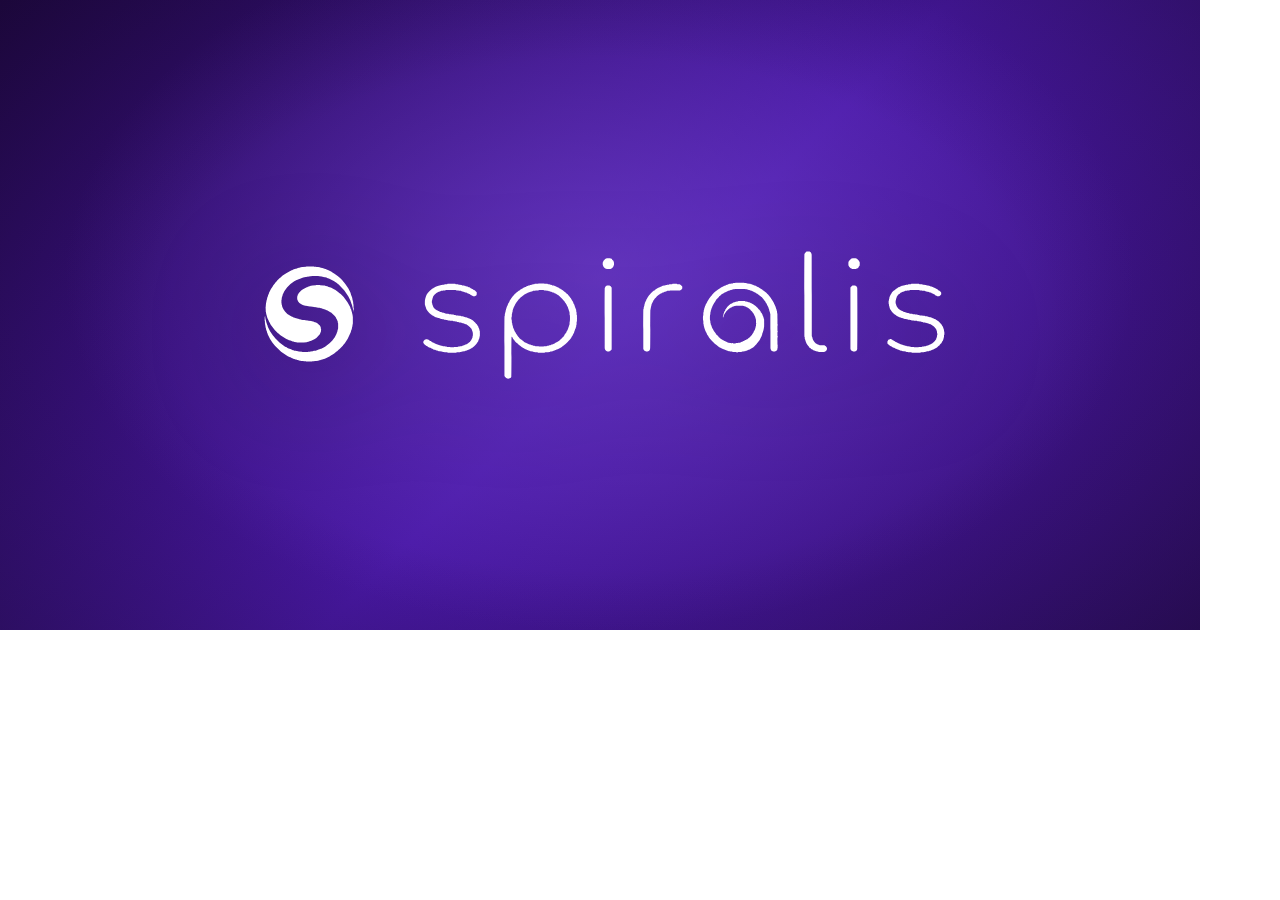
<file: _og-card.html>
<!DOCTYPE html>
<html lang="pt-BR">
<head>
<meta charset="UTF-8">
<title>Spiralis — OG card source</title>
<!--
  Source for the social share card (og:image / twitter:image).
  Rendered at exactly 1200x630 and rasterized to og-spiralis.jpg, which is
  the file index.html points og:image and twitter:image at.
  This file is a build input, not a published page.
-->
<style>
  *, *::before, *::after { box-sizing: border-box; margin: 0; padding: 0; }
  html, body { width: 1200px; height: 630px; overflow: hidden; }

  .card {
    position: relative;
    width: 1200px; height: 630px;
    display: flex; align-items: center; justify-content: center;
    /* Spiralis brand violets, same ramp as the site loader */
    background:
      radial-gradient(62% 78% at 50% 44%, rgba(124,77,219,.55), transparent 72%),
      linear-gradient(135deg, #23084D 0%, #4918A5 52%, #330F6E 100%);
    overflow: hidden;
  }

  /* soft vignette so the white mark keeps contrast at the edges */
  .card::after {
    content: '';
    position: absolute; inset: 0;
    background: radial-gradient(78% 88% at 50% 50%, transparent 46%, rgba(10,5,15,.42) 100%);
  }

  .mark {
    position: relative; z-index: 1;
    width: 720px;
    filter: drop-shadow(0 18px 60px rgba(10,5,15,.45));
  }
</style>
</head>
<body>
  <div class="card">
    <img class="mark" src="spiralis-logo-completo-branco.svg" alt="Spiralis">
  </div>
</body>
</html>
</file>
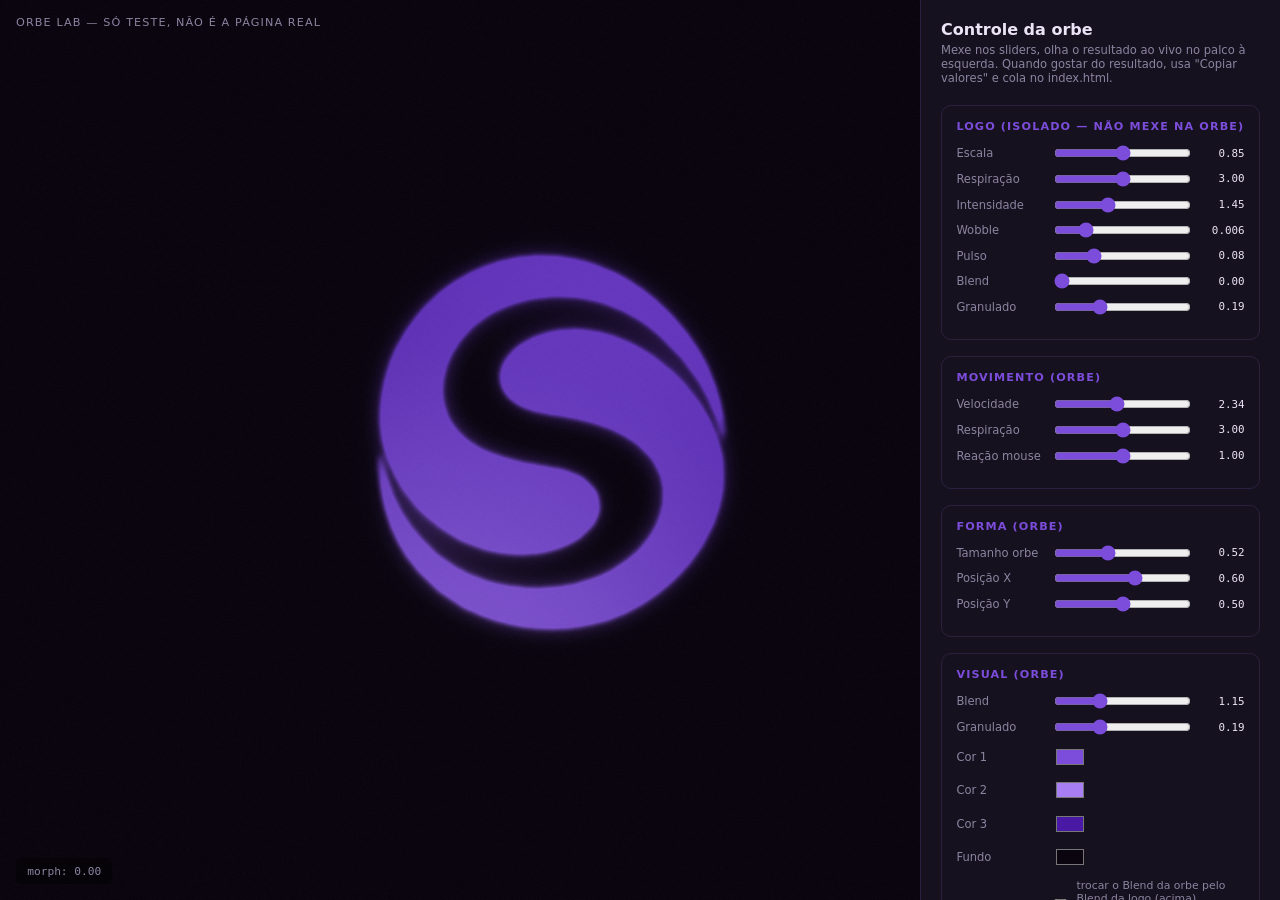
<file: orbe-lab.html>
<!DOCTYPE html>
<html lang="pt-BR">
<head>
<meta charset="UTF-8">
<meta name="viewport" content="width=device-width, initial-scale=1.0">
<title>Orbe Lab — Spiralis</title>
<style>
  *, *::before, *::after { box-sizing: border-box; margin: 0; padding: 0; }
  :root {
    --bg: #0A050F;
    --panel: #16111F;
    --text: #EBE4F6;
    --text-dim: #8b84a0;
    --violet: #4918A5;
    --accent: #7C4DDB;
    --border: #2a2140;
  }
  body {
    font-family: 'Segoe UI', system-ui, sans-serif;
    background: var(--bg);
    color: var(--text);
    height: 100vh;
    overflow: hidden;
    display: flex;
  }
  #stage {
    flex: 1;
    position: relative;
    background: #000;
  }
  #stage canvas { display: block; width: 100%; height: 100%; }
  #stage-label {
    position: absolute; top: 1rem; left: 1rem;
    font-size: .7rem; letter-spacing: .1em; text-transform: uppercase;
    color: var(--text-dim);
  }
  #progress-readout {
    position: absolute; bottom: 1rem; left: 1rem;
    font-size: .7rem; color: var(--text-dim);
    font-family: 'Consolas', monospace;
    background: rgba(0,0,0,.4); padding: .4rem .7rem; border-radius: 6px;
  }
  #panel {
    width: 360px; flex-shrink: 0;
    background: var(--panel);
    border-left: 1px solid var(--border);
    overflow-y: auto;
    padding: 1.25rem;
  }
  #panel h1 {
    font-size: 1rem; margin-bottom: .25rem;
  }
  #panel .sub {
    font-size: .72rem; color: var(--text-dim); margin-bottom: 1.25rem;
  }
  .group {
    border: 1px solid var(--border);
    border-radius: 10px;
    padding: .9rem;
    margin-bottom: 1rem;
  }
  .group h2 {
    font-size: .7rem; letter-spacing: .1em; text-transform: uppercase;
    color: var(--accent); margin-bottom: .75rem;
  }
  .row {
    display: flex; align-items: center; gap: .6rem;
    margin-bottom: .6rem;
  }
  .row label {
    flex: 0 0 88px; font-size: .72rem; color: var(--text-dim);
  }
  .row input[type=range] { flex: 1; accent-color: var(--accent); }
  .row input[type=color] {
    width: 2rem; height: 1.5rem; border: none; border-radius: 4px;
    background: none; cursor: pointer;
  }
  .row .val {
    flex: 0 0 44px; text-align: right; font-size: .68rem;
    color: var(--text); font-family: 'Consolas', monospace;
  }
  .row select {
    flex: 1; background: #0d0817; color: var(--text);
    border: 1px solid var(--border); border-radius: 6px; padding: .35rem .5rem;
    font-size: .75rem;
  }
  .btns { display: flex; gap: .5rem; flex-wrap: wrap; margin-top: .5rem; }
  button {
    font-family: inherit; font-size: .72rem; letter-spacing: .05em;
    background: #0d0817; color: var(--text);
    border: 1px solid var(--border); border-radius: 999px;
    padding: .5rem 1rem; cursor: pointer;
  }
  button:hover { border-color: var(--accent); color: var(--accent); }
  button.primary {
    background: var(--violet); border-color: var(--violet); color: #fff;
  }
  button.primary:hover { background: var(--accent); border-color: var(--accent); color:#fff; }
  #copy-feedback {
    font-size: .68rem; color: var(--accent); margin-top: .5rem; height: 1em;
  }
</style>
</head>
<body>

<div id="stage">
  <canvas id="gradient-canvas"></canvas>
  <div id="stage-label">ORBE LAB — só teste, não é a página real</div>
  <div id="progress-readout">morph: 0.00</div>
</div>

<div id="panel">
  <h1>Controle da orbe</h1>
  <div class="sub">Mexe nos sliders, olha o resultado ao vivo no palco à esquerda. Quando gostar do resultado, usa "Copiar valores" e cola no index.html.</div>

  <div class="group">
    <h2>Logo (isolado — não mexe na orbe)</h2>
    <div class="row"><label>Escala</label><input type="range" id="logoScale" min="0.2" max="1.5" step="0.01"><span class="val" id="logoScale-val"></span></div>
    <div class="row"><label>Respiração</label><input type="range" id="logoBreath" min="0" max="6" step="0.01"><span class="val" id="logoBreath-val"></span></div>
    <div class="row"><label>Intensidade</label><input type="range" id="logoIntensity" min="0.5" max="3" step="0.01"><span class="val" id="logoIntensity-val"></span></div>
    <div class="row"><label>Wobble</label><input type="range" id="logoWobble" min="0" max="0.03" step="0.001"><span class="val" id="logoWobble-val"></span></div>
    <div class="row"><label>Pulso</label><input type="range" id="logoPulse" min="0" max="0.3" step="0.01"><span class="val" id="logoPulse-val"></span></div>
    <div class="row"><label>Blend</label><input type="range" id="logoBlend" min="0" max="3" step="0.01"><span class="val" id="logoBlend-val"></span></div>
    <div class="row"><label>Granulado</label><input type="range" id="logoGrain" min="0" max="0.6" step="0.01"><span class="val" id="logoGrain-val"></span></div>
  </div>

  <div class="group">
    <h2>Movimento (orbe)</h2>
    <div class="row"><label>Velocidade</label><input type="range" id="speed" min="0.1" max="5" step="0.01"><span class="val" id="speed-val"></span></div>
    <div class="row"><label>Respiração</label><input type="range" id="orbBreath" min="0" max="6" step="0.01"><span class="val" id="orbBreath-val"></span></div>
    <div class="row"><label>Reação mouse</label><input type="range" id="mouseAmt" min="0" max="2" step="0.01"><span class="val" id="mouseAmt-val"></span></div>
  </div>

  <div class="group">
    <h2>Forma (orbe)</h2>
    <div class="row"><label>Tamanho orbe</label><input type="range" id="orbSize" min="0.1" max="1.2" step="0.01"><span class="val" id="orbSize-val"></span></div>
    <div class="row"><label>Posição X</label><input type="range" id="posX" min="0" max="1" step="0.01"><span class="val" id="posX-val"></span></div>
    <div class="row"><label>Posição Y</label><input type="range" id="posY" min="0" max="1" step="0.01"><span class="val" id="posY-val"></span></div>
  </div>

  <div class="group">
    <h2>Visual (orbe)</h2>
    <div class="row"><label>Blend</label><input type="range" id="orbBlend" min="0.3" max="3" step="0.01"><span class="val" id="orbBlend-val"></span></div>
    <div class="row"><label>Granulado</label><input type="range" id="orbGrain" min="0" max="0.6" step="0.01"><span class="val" id="orbGrain-val"></span></div>
    <div class="row"><label>Cor 1</label><input type="color" id="c1"></div>
    <div class="row"><label>Cor 2</label><input type="color" id="c2"></div>
    <div class="row"><label>Cor 3</label><input type="color" id="c3"></div>
    <div class="row"><label>Fundo</label><input type="color" id="cbg"></div>
    <div class="row">
      <label>No Hold</label>
      <input type="checkbox" id="previewAtRest" style="accent-color:var(--accent)">
      <span style="font-size:.68rem;color:var(--text-dim)">trocar o Blend da orbe pelo Blend da logo (acima), parado, sem precisar rodar o morph inteiro</span>
    </div>
  </div>

  <div class="group">
    <h2>Transição (desfazimento)</h2>
    <div class="row">
      <label>Estilo</label>
      <select id="transitionMode">
        <option value="0">Curva suave</option>
        <option value="1">Linha reta</option>
        <option value="2">Espiral</option>
        <option value="3">Zigzag elástico</option>
        <option value="4">Queda com gravidade</option>
      </select>
    </div>
  </div>

  <div class="group">
    <h2>Timeline do morph</h2>
    <div class="row"><label>Hold (ms)</label><input type="range" id="hold" min="0" max="10000" step="50"><span class="val" id="hold-val"></span></div>
    <div class="row"><label>Duração (ms)</label><input type="range" id="dur" min="300" max="8000" step="50"><span class="val" id="dur-val"></span></div>
    <div class="row"><label>Pin manual</label><input type="range" id="pin" min="0" max="1" step="0.01"><span class="val" id="pin-val"></span></div>
    <div class="btns">
      <button id="btn-hold">Hold</button>
      <button id="btn-play">Play</button>
      <button id="btn-reset">Reset</button>
      <button id="btn-unpin">Soltar pin</button>
    </div>
  </div>

  <button class="primary" id="btn-copy" style="width:100%">Copiar valores</button>
  <div id="copy-feedback"></div>
</div>

<!-- mark SVG oculto: mesma path do símbolo Spiralis, usada como fonte da textura da orbe -->
<svg class="mark" viewBox="0 0 1000 1000" fill="none" aria-hidden="true" style="display:none">
  <path fill="currentColor" fill-rule="evenodd" d="M472.18 153.42 L470.59 155.01 L446.74 156.60 L445.15 158.19 L438.79 158.19 L437.20 159.78 L430.84 159.78 L429.25 161.37 L411.76 164.55 L410.17 166.14 L407.00 166.14 L400.64 169.32 L395.87 169.32 L391.10 172.50 L383.15 174.09 L370.43 180.45 L367.25 180.45 L329.09 201.11 L303.66 218.60 L284.58 236.09 L282.99 236.09 L263.12 255.96 L263.12 257.55 L251.99 268.68 L251.99 270.27 L236.09 289.35 L231.32 298.89 L220.19 314.79 L205.88 343.40 L205.88 346.58 L202.70 351.35 L202.70 354.53 L199.52 359.30 L199.52 362.48 L193.16 378.38 L193.16 383.15 L191.57 384.74 L191.57 389.51 L188.39 397.46 L188.39 403.82 L186.80 405.41 L186.80 411.76 L185.21 413.35 L185.21 422.89 L183.62 424.48 L183.62 438.79 L182.03 440.38 L183.62 478.54 L185.21 480.13 L185.21 488.08 L186.80 489.67 L186.80 494.44 L188.39 496.03 L188.39 500.79 L189.98 502.38 L189.98 507.15 L191.57 508.74 L194.75 521.46 L205.88 543.72 L205.88 546.90 L210.65 553.26 L218.60 569.16 L247.22 607.31 L270.27 630.37 L271.86 630.37 L287.76 644.67 L324.32 668.52 L333.86 673.29 L337.04 673.29 L340.22 676.47 L343.40 676.47 L348.17 679.65 L351.35 679.65 L356.12 682.83 L359.30 682.83 L375.20 689.19 L379.97 689.19 L387.92 692.37 L394.28 692.37 L395.87 693.96 L403.82 693.96 L405.41 695.55 L418.12 695.55 L419.71 697.14 L451.51 697.14 L453.10 695.55 L475.36 693.96 L476.95 692.37 L488.08 690.78 L489.67 689.19 L507.15 684.42 L529.41 673.29 L543.72 663.75 L568.36 637.52 L576.31 618.44 L577.90 602.54 L576.31 600.95 L574.72 586.65 L571.54 580.29 L568.36 575.52 L548.49 557.23 L535.77 550.87 L532.59 550.87 L521.46 546.10 L510.33 544.52 L508.74 542.93 L486.49 541.34 L484.90 539.75 L473.77 539.75 L472.18 538.16 L462.64 538.16 L461.05 536.57 L443.56 534.98 L441.97 533.39 L435.61 533.39 L427.66 530.21 L421.30 530.21 L414.94 527.03 L410.17 527.03 L408.59 525.44 L399.05 523.85 L389.51 519.08 L381.56 517.49 L373.61 512.72 L370.43 512.72 L360.89 507.95 L337.04 492.05 L320.35 475.36 L309.22 459.46 L301.27 443.56 L298.09 427.66 L296.50 426.07 L296.50 418.12 L294.91 416.53 L294.91 392.69 L296.50 391.10 L296.50 381.56 L298.09 379.97 L298.09 373.61 L302.86 362.48 L302.86 357.71 L315.58 330.68 L334.66 303.66 L359.30 279.01 L386.33 259.94 L407.00 248.81 L410.17 248.81 L421.30 242.45 L429.25 240.86 L434.02 237.68 L437.20 237.68 L443.56 234.50 L448.33 234.50 L454.69 231.32 L459.46 231.32 L467.41 228.14 L473.77 228.14 L475.36 226.55 L494.44 224.96 L496.03 223.37 L508.74 223.37 L510.33 221.78 L559.62 221.78 L561.21 223.37 L572.34 223.37 L573.93 224.96 L583.47 224.96 L585.06 226.55 L591.41 226.55 L593.00 228.14 L604.13 229.73 L605.72 231.32 L615.26 232.91 L624.80 237.68 L632.75 239.27 L667.73 256.76 L686.80 269.48 L693.16 275.83 L702.70 282.19 L743.24 324.32 L771.86 367.25 L787.76 400.64 L787.76 403.82 L790.94 408.59 L790.94 411.76 L798.89 432.43 L798.89 437.20 L802.07 443.56 L802.07 449.92 L803.66 451.51 L805.25 465.82 L806.84 467.41 L806.84 475.36 L808.43 475.36 L808.43 462.64 L810.02 461.05 L810.02 449.92 L808.43 448.33 L808.43 424.48 L806.84 422.89 L805.25 403.82 L803.66 402.23 L803.66 395.87 L802.07 394.28 L798.89 376.79 L795.71 370.43 L795.71 365.66 L792.53 360.89 L786.17 340.22 L771.86 311.61 L751.19 279.81 L740.06 267.09 L740.06 265.50 L730.52 255.96 L730.52 254.37 L709.06 232.91 L707.47 232.91 L697.93 223.37 L667.73 201.11 L662.96 199.52 L651.83 191.57 L626.39 178.86 L623.21 178.86 L620.03 175.68 L615.26 175.68 L610.49 172.50 L607.31 172.50 L586.65 164.55 L581.88 164.55 L580.29 162.96 L575.52 162.96 L567.57 159.78 L561.21 159.78 L559.62 158.19 L553.26 158.19 L551.67 156.60 L543.72 156.60 L542.13 155.01 L527.82 155.01 L526.23 153.42 L473.77 153.42 Z M542.13 285.37 L540.54 286.96 L516.69 288.55 L515.10 290.14 L497.62 293.32 L496.03 294.91 L483.31 298.09 L478.54 301.27 L475.36 301.27 L448.33 315.58 L435.61 325.12 L417.33 344.99 L415.74 349.76 L410.97 356.12 L410.97 359.30 L407.79 365.66 L407.79 375.20 L406.20 376.79 L406.20 379.97 L407.79 381.56 L407.79 389.51 L414.15 403.82 L422.89 414.15 L434.02 422.10 L446.74 428.46 L449.92 428.46 L454.69 431.64 L459.46 431.64 L465.82 434.82 L481.72 436.41 L483.31 438.00 L492.85 438.00 L494.44 439.59 L508.74 439.59 L510.33 441.18 L521.46 441.18 L523.05 442.77 L543.72 444.36 L545.31 445.95 L551.67 445.95 L553.26 447.54 L559.62 447.54 L561.21 449.13 L567.57 449.13 L569.16 450.72 L580.29 452.31 L586.65 455.48 L591.41 455.48 L593.00 457.07 L605.72 460.25 L621.62 468.20 L624.80 468.20 L627.98 471.38 L635.93 474.56 L639.11 477.74 L648.65 482.51 L674.88 507.15 L682.83 518.28 L686.01 526.23 L689.19 529.41 L689.19 532.59 L695.55 545.31 L697.14 558.03 L698.73 559.62 L698.73 596.18 L697.14 597.77 L697.14 604.13 L695.55 605.72 L692.37 621.62 L689.19 626.39 L687.60 634.34 L674.88 658.19 L657.39 682.03 L637.52 701.91 L605.72 725.76 L578.70 740.06 L575.52 740.06 L567.57 744.83 L564.39 744.83 L538.95 754.37 L526.23 755.96 L518.28 759.14 L500.79 760.73 L499.21 762.32 L484.90 762.32 L483.31 763.91 L443.56 763.91 L441.97 762.32 L416.53 760.73 L414.94 759.14 L400.64 757.55 L399.05 755.96 L387.92 754.37 L381.56 751.19 L376.79 751.19 L359.30 743.24 L356.12 743.24 L348.17 738.47 L344.99 738.47 L335.45 733.70 L332.27 730.52 L321.14 725.76 L282.99 698.73 L247.22 662.96 L247.22 661.37 L234.50 647.06 L213.83 615.26 L197.93 583.47 L196.34 575.52 L193.16 570.75 L193.16 567.57 L189.98 561.21 L189.98 556.44 L186.80 551.67 L186.80 546.90 L185.21 545.31 L185.21 540.54 L182.03 532.59 L182.03 526.23 L180.45 524.64 L178.86 507.15 L177.27 507.15 L177.27 511.92 L175.68 513.51 L175.68 542.13 L177.27 543.72 L177.27 561.21 L178.86 562.80 L178.86 572.34 L180.45 573.93 L182.03 589.83 L183.62 591.41 L186.80 607.31 L191.57 618.44 L191.57 623.21 L194.75 627.98 L197.93 639.11 L213.83 670.91 L231.32 697.93 L248.81 718.60 L248.81 720.19 L292.53 762.32 L340.22 794.12 L356.12 802.07 L359.30 802.07 L370.43 808.43 L373.61 808.43 L378.38 811.61 L386.33 813.20 L395.87 817.97 L400.64 817.97 L407.00 821.14 L411.76 821.14 L413.35 822.73 L418.12 822.73 L426.07 825.91 L432.43 825.91 L434.02 827.50 L441.97 827.50 L443.56 829.09 L451.51 829.09 L453.10 830.68 L469.00 830.68 L470.59 832.27 L513.51 832.27 L515.10 830.68 L529.41 830.68 L531.00 829.09 L540.54 829.09 L542.13 827.50 L556.44 825.91 L564.39 822.73 L570.75 822.73 L572.34 821.14 L604.13 811.61 L640.70 794.12 L643.88 790.94 L648.65 789.35 L651.83 786.17 L656.60 784.58 L670.91 775.04 L689.98 759.14 L691.57 759.14 L705.88 744.83 L707.47 744.83 L733.70 717.01 L733.70 715.42 L746.42 701.11 L767.09 669.32 L789.35 621.62 L790.94 612.08 L795.71 600.95 L798.89 583.47 L800.48 581.88 L800.48 573.93 L802.07 572.34 L802.07 564.39 L803.66 562.80 L803.66 510.33 L802.07 508.74 L802.07 499.21 L798.89 491.26 L798.89 484.90 L797.30 483.31 L797.30 478.54 L795.71 476.95 L790.94 459.46 L787.76 454.69 L784.58 443.56 L765.50 408.59 L736.88 370.43 L715.42 348.97 L713.83 348.97 L691.57 329.89 L677.27 320.35 L672.50 318.76 L669.32 315.58 L647.06 304.45 L643.88 304.45 L639.11 301.27 L631.16 299.68 L621.62 294.91 L616.85 294.91 L615.26 293.32 L610.49 293.32 L602.54 290.14 L596.18 290.14 L594.59 288.55 L570.75 286.96 L569.16 285.37 L543.72 285.37 Z"/>
</svg>

<script src="orb-engine.js"></script>
<script>
(function(){
  var cv = document.getElementById('gradient-canvas');
  var pe = document.querySelector('svg.mark path');

  var engine = OrbEngine.create(cv, {
    logoPathD: pe.getAttribute('d'),
    speed:2.34, mouseAmt:1.00, orbSize:0.52, orbBlend:1.15, orbGrain:0.19,
    orbBreath:3.00, logoBreath:3.00, logoIntensity:1.45, logoWobble:0.006, logoPulse:0.08, logoBlend:0, logoGrain:0.19,
    transitionMode:0,
    logoPos:[.60,.50], logoScale:.85,
    logoHold:5600, morphDur:4200,
    theme:'dark'
  });
  engine.resize();
  engine.start();
  window.addEventListener('resize', function(){ engine.resize(); });
  window.__labEngine = engine; // conveniência pra inspeção/debug via console

  function hexToRgb(hex){
    var n = parseInt(hex.slice(1),16);
    return [((n>>16)&255)/255, ((n>>8)&255)/255, (n&255)/255];
  }
  function rgbToHex(rgb){
    var to255 = function(v){ return Math.max(0,Math.min(255,Math.round(v*255))); };
    return '#'+[to255(rgb[0]),to255(rgb[1]),to255(rgb[2])].map(function(v){
      var h=v.toString(16); return h.length<2?'0'+h:h;
    }).join('');
  }

  var $ = function(id){ return document.getElementById(id); };

  function bindRange(id, get, set, digits){
    var el=$(id), val=$(id+'-val');
    el.value = get();
    val.textContent = Number(get()).toFixed(digits==null?2:digits);
    el.addEventListener('input', function(){
      var v = parseFloat(el.value);
      set(v);
      val.textContent = v.toFixed(digits==null?2:digits);
    });
  }

  // logo (isolado)
  bindRange('logoScale', function(){return engine.transform.scale;}, function(v){engine.transform.scale=v;});
  bindRange('logoBreath', function(){return engine.params.logoBreath;}, function(v){engine.params.logoBreath=v;});
  bindRange('logoIntensity', function(){return engine.params.logoIntensity;}, function(v){engine.params.logoIntensity=v;});
  bindRange('logoWobble', function(){return engine.params.logoWobble;}, function(v){engine.params.logoWobble=v;}, 3);
  bindRange('logoPulse', function(){return engine.params.logoPulse;}, function(v){engine.params.logoPulse=v;});
  bindRange('logoBlend', function(){return engine.params.logoBlend;}, function(v){engine.params.logoBlend=v;});
  bindRange('logoGrain', function(){return engine.params.logoGrain;}, function(v){engine.params.logoGrain=v;});

  // orbe
  bindRange('speed', function(){return engine.params.speed;}, function(v){engine.params.speed=v;});
  bindRange('orbBreath', function(){return engine.params.orbBreath;}, function(v){engine.params.orbBreath=v;});
  bindRange('mouseAmt', function(){return engine.params.mouseAmt;}, function(v){engine.params.mouseAmt=v;});
  bindRange('orbSize', function(){return engine.params.orbSize;}, function(v){engine.params.orbSize=v;});
  bindRange('posX', function(){return engine.transform.pos[0];}, function(v){engine.transform.pos[0]=v;});
  bindRange('posY', function(){return engine.transform.pos[1];}, function(v){engine.transform.pos[1]=v;});
  bindRange('orbBlend', function(){return engine.params.orbBlend;}, function(v){engine.params.orbBlend=v;});
  bindRange('orbGrain', function(){return engine.params.orbGrain;}, function(v){engine.params.orbGrain=v;});
  bindRange('hold', function(){return engine.timeline.hold;}, function(v){engine.timeline.hold=v;}, 0);
  bindRange('dur', function(){return engine.timeline.dur;}, function(v){engine.timeline.dur=v;}, 0);

  $('pin').addEventListener('input', function(){
    var v = parseFloat($('pin').value);
    $('pin-val').textContent = v.toFixed(2);
    engine.controls.pin(v);
  });

  $('transitionMode').value = engine.params.transitionMode;
  $('transitionMode').addEventListener('change', function(){
    engine.params.transitionMode = parseInt($('transitionMode').value, 10);
  });

  $('previewAtRest').checked = engine.params.previewAtRest;
  $('previewAtRest').addEventListener('change', function(){
    engine.params.previewAtRest = $('previewAtRest').checked;
  });

  $('c1').value = rgbToHex(engine.colors.dark.c1);
  $('c2').value = rgbToHex(engine.colors.dark.c2);
  $('c3').value = rgbToHex(engine.colors.dark.c3);
  $('cbg').value = rgbToHex(engine.colors.dark.bg);
  ['c1','c2','c3'].forEach(function(id){
    $(id).addEventListener('input', function(){
      var patch = {}; patch[id] = hexToRgb($(id).value);
      engine.setColorsImmediate(patch);
    });
  });
  $('cbg').addEventListener('input', function(){
    engine.setColorsImmediate({ bg: hexToRgb($('cbg').value) });
  });

  $('btn-hold').addEventListener('click', engine.controls.hold);
  $('btn-play').addEventListener('click', engine.controls.play);
  $('btn-reset').addEventListener('click', engine.controls.reset);
  $('btn-unpin').addEventListener('click', function(){
    engine.controls.unpin();
    $('pin').value = 0;
    $('pin-val').textContent = '0.00';
  });

  (function readout(){
    $('progress-readout').textContent = 'morph: ' + engine.controls.getProgress().toFixed(2);
    requestAnimationFrame(readout);
  })();

  $('btn-copy').addEventListener('click', function(){
    var p = engine.params, tr = engine.transform, tl = engine.timeline;
    var modeName = engine.transitionModes[p.transitionMode];
    var code =
      '// cole dentro do bloco de breakpoint certo em layout(), no index.html\n' +
      'var engine = OrbEngine.create(cv, {\n' +
      '  logoPathD: pe.getAttribute(\'d\'),\n' +
      '  speed:' + p.speed.toFixed(2) + ', mouseAmt:' + p.mouseAmt.toFixed(2) +
      ', orbSize:' + p.orbSize.toFixed(2) + ', orbBlend:' + p.orbBlend.toFixed(2) + ', orbGrain:' + p.orbGrain.toFixed(2) + ', orbBreath:' + p.orbBreath.toFixed(2) + ',\n' +
      '  logoBreath:' + p.logoBreath.toFixed(2) + ', logoIntensity:' + p.logoIntensity.toFixed(2) + ', logoWobble:' + p.logoWobble.toFixed(3) + ', logoPulse:' + p.logoPulse.toFixed(2) + ',\n' +
      '  logoBlend:' + p.logoBlend.toFixed(2) + ', logoGrain:' + p.logoGrain.toFixed(2) + ',\n' +
      '  transitionMode:' + p.transitionMode + ', // ' + modeName + '\n' +
      '  logoPos:[' + tr.pos[0].toFixed(2) + ',' + tr.pos[1].toFixed(2) + '], logoScale:' + tr.scale.toFixed(2) + ',\n' +
      '  logoHold:' + Math.round(tl.hold) + ', morphDur:' + Math.round(tl.dur) + ',\n' +
      '  colors: { dark: {\n' +
      '    c1:[' + engine.colors.dark.c1.map(function(v){return v.toFixed(4);}).join(',') + '],\n' +
      '    c2:[' + engine.colors.dark.c2.map(function(v){return v.toFixed(4);}).join(',') + '],\n' +
      '    c3:[' + engine.colors.dark.c3.map(function(v){return v.toFixed(4);}).join(',') + '],\n' +
      '    bg:[' + engine.colors.dark.bg.map(function(v){return v.toFixed(4);}).join(',') + ']\n' +
      '  }},\n' +
      '  theme: \'dark\'\n' +
      '});';
    navigator.clipboard.writeText(code).then(function(){
      $('copy-feedback').textContent = 'Copiado!';
      setTimeout(function(){ $('copy-feedback').textContent=''; }, 2000);
    }, function(){
      $('copy-feedback').textContent = 'Não deu pra copiar — veja no console.';
      console.log(code);
    });
  });
})();
</script>
</body>
</html>
</file>
<file: menu.css>
/* ══════════════ MENU ══════════════
   Painel de vidro que desce abaixo da nav, compartilhado pela home e pelas
   páginas de serviço. Depende dos tokens do :root de cada página (--violet-*,
   --ff-*, --ease-*, --gutter).

   Abrir: o painel desce e acende a partir do topo, e os links
   entram em cascata, saindo do desfoque. Hover: cada letra do link pulsa um
   desfoque curto, em sequência da esquerda para a direita. As letras são
   embrulhadas em span pelo menu.js; sem JS o link continua texto comum. */

#nav-menu-toggle {
  display: flex;
  width: 44px; height: 44px;
  border: 1px solid rgba(255,255,255,.4);
  border-radius: 50%;
  background: none; color: currentColor;
  align-items: center; justify-content: center;
  flex-direction: column; gap: 4px;
  cursor: pointer;
  transition: border-color .25s ease, background-color .25s ease;
}
#nav-menu-toggle:hover { background-color: rgba(255,255,255,.08); }
#nav-menu-toggle span {
  display: block; width: 16px; height: 1px;
  background: currentColor;
  transition: transform .45s var(--ease-expo);
}
#nav-menu-toggle[aria-expanded="true"] span:first-child { transform: translateY(2.5px) rotate(45deg); }
#nav-menu-toggle[aria-expanded="true"] span:last-child  { transform: translateY(-2.5px) rotate(-45deg); }

.site-menu {
  --menu-top: 84px;
  position: fixed;
  top: var(--menu-top);
  left: clamp(.75rem, 2vw, 1.5rem);
  right: clamp(.75rem, 2vw, 1.5rem);
  z-index: 999;
  max-height: calc(100dvh - var(--menu-top) - 1rem);
  overflow-y: auto;
  overscroll-behavior: contain;
  scrollbar-width: none;
  padding: clamp(1.5rem, 3vw, 2.5rem);
  color: #fff;
  background: rgba(10,5,15,.62);
  border: 1px solid rgba(255,255,255,.09);
  border-radius: 24px;
  backdrop-filter: blur(28px) saturate(140%);
  -webkit-backdrop-filter: blur(28px) saturate(140%);
  /* Revelação por transform/opacity. clip-path fica de fora de propósito:
     junto com backdrop-filter o Chromium deixa de pintar o painel inteiro. */
  opacity: 0;
  transform: translateY(-14px) scale(.985);
  transform-origin: 50% 0;
  visibility: hidden;
  transition:
    opacity .3s ease,
    transform .45s var(--ease-expo),
    visibility 0s linear .45s;
}
.site-menu.open {
  opacity: 1;
  transform: none;
  visibility: visible;
  transition:
    opacity .35s ease,
    transform .7s var(--ease-soft),
    visibility 0s;
}

.sm-grid {
  display: grid;
  grid-template-columns: minmax(0, 1fr) minmax(0, 1.35fr);
  gap: 1rem clamp(2rem, 6vw, 6rem);
}
.sm-label {
  margin-bottom: .6rem;
  font-family: var(--ff-mono); font-size: .62rem; font-weight: 600;
  letter-spacing: .2em; text-transform: uppercase;
  color: var(--violet-400);
}
.sm-list { list-style: none; }
.sm-list li { border-bottom: 1px solid rgba(255,255,255,.06); }
.sm-link {
  display: flex; align-items: center; gap: 1rem;
  min-height: 64px;
  font-family: var(--ff-body); font-weight: 400;
  font-size: clamp(1.15rem, 1.9vw, 1.6rem);
  letter-spacing: -.01em; line-height: 1.15;
  color: rgba(255,255,255,.92);
  transition: color .25s ease;
}
.sm-link:hover, .sm-link:focus-visible,
.sm-link[aria-current="page"] { color: #fff; }
.sm-num {
  flex: none; width: 2ch;
  font-family: var(--ff-mono); font-size: .68rem;
  letter-spacing: .1em; color: var(--text-dim, #9B92AD);
}
.sm-txt { flex: 1; }
.sm-arr {
  flex: none;
  font-size: .9em; color: var(--violet-400);
  opacity: 0; transform: translateX(-8px);
  transition: opacity .3s ease, transform .45s var(--ease-soft);
}
.sm-link:hover .sm-arr,
.sm-link:focus-visible .sm-arr,
.sm-link[aria-current="page"] .sm-arr { opacity: 1; transform: none; }

.sm-foot {
  display: flex; flex-wrap: wrap; align-items: center;
  gap: .25rem 1.5rem;
  margin-top: 1.5rem;
}
.sm-foot a {
  display: inline-flex; align-items: center; min-height: 34px;
  font-family: var(--ff-mono); font-size: .72rem;
  letter-spacing: .04em; color: rgba(255,255,255,.62);
  transition: color .2s ease;
}
.sm-foot a:hover, .sm-foot a:focus-visible { color: #fff; }

/* Cascata de entrada: cada item recebe --i pelo menu.js */
.site-menu .sm-in {
  opacity: 0;
  filter: blur(6px);
  transform: translateY(14px);
  transition: opacity .2s ease, filter .2s ease, transform .2s ease;
}
.site-menu.open .sm-in {
  opacity: 1; filter: blur(0); transform: none;
  transition:
    opacity .6s ease,
    filter .6s ease,
    transform .7s var(--ease-soft);
  transition-delay: calc(.12s + var(--i, 0) * .045s);
}

/* Desfoque por letra no hover (mesma curva do efeito de referência) */
.char-blur { display: inline-block; filter: blur(0); white-space: pre; }
.is-char-hovering .char-blur {
  animation: charBlurPulse .2s;
  animation-delay: calc(var(--ci) * .035s);
}
@keyframes charBlurPulse {
  0%   { filter: blur(0);   animation-timing-function: cubic-bezier(.25,.46,.45,.94); }
  50%  { filter: blur(2px); animation-timing-function: cubic-bezier(.25,.46,.45,.94); }
  100% { filter: blur(0); }
}

body.menu-open { overflow: hidden; }

@media (max-width: 760px) {
  .sm-grid { grid-template-columns: 1fr; gap: 1.75rem; }
  .sm-link { min-height: 56px; }
}
@media (max-width: 480px) {
  .site-menu { --menu-top: 76px; }
}

/* Só com data-motion="sistema" (ver comentário no topo do index.html) */
@media (prefers-reduced-motion: reduce) {
  html[data-motion="sistema"] .site-menu,
  html[data-motion="sistema"] .site-menu .sm-in { transition-duration: 0s !important; transition-delay: 0s !important; }
  html[data-motion="sistema"] .is-char-hovering .char-blur { animation: none; }
}
</file>
<file: servicos/servicos.css>
/* ══════════════ PÁGINAS DE SERVIÇO ══════════════
   Folha única das quatro páginas em /servicos/. Repete do index.html só o
   necessário (tokens, nav, botão padrão, rodapé) para elas não carregarem os
   ~230 KB da home. Mudou um token ou o botão lá? Espelhe aqui.
   A arte animada de cada serviço fica no fim do arquivo, copiada da seção
   #servicos da home. */

*, *::before, *::after { box-sizing: border-box; margin: 0; padding: 0; }
html { scroll-padding-top: 6rem; }
img, svg { display: block; max-width: 100%; }
a { text-decoration: none; color: inherit; }
:focus-visible { outline: 2px solid var(--violet-400); outline-offset: 4px; }

:root {
  --bg:        #0A050F;
  --ink:       #16111F;
  --text:      #EBE4F6;
  --text-dim:  #9B92AD;
  --ink-deep:  #1A0B33;
  --violet-900: #23084D;
  --violet-800: #330F6E;
  --violet:     #4918A5;
  --violet-400: #7C4DDB;
  --violet-100: #E4D8FF;
  --cream:     #EBE4F6;
  --line:      rgba(255,255,255,.08);

  --ff-head:    'Comfortaa', sans-serif;
  --ff-body:    'Helvetica Neue', Helvetica, Arial, sans-serif;
  --ff-mono:    'Helvetica Neue', Helvetica, Arial, sans-serif;
  --ff-display: 'Comfortaa', sans-serif;
  --ff-section: 'Comfortaa', sans-serif;

  --ease-soft: cubic-bezier(.22,1,.36,1);
  --ease-expo: cubic-bezier(.76,0,.24,1);
  --gutter: clamp(1.5rem, 5vw, 5rem);
}

body {
  font-family: var(--ff-body);
  background: var(--bg);
  color: var(--text);
  overflow-x: hidden;
  -webkit-font-smoothing: antialiased;
}
.skip-link {
  position: fixed; top: -100px; left: 1rem; z-index: 11000;
  padding: .75rem 1rem; border-radius: 4px;
  background: white; color: var(--ink-deep);
  font: 600 .85rem/1 var(--ff-body);
}
.skip-link:focus { top: 1rem; }

/* ── NAV (igual à home) ─────────────────────── */
nav#nav {
  position: fixed; top: 0; left: 0; right: 0;
  z-index: 1000; display: grid;
  grid-template-columns: 1fr auto;
  align-items: center;
  min-height: 72px;
  padding: .9rem var(--gutter);
  color: white;
  background: rgba(10,5,15,.82);
  border-bottom: 1px solid var(--line);
  backdrop-filter: blur(14px) saturate(125%);
  -webkit-backdrop-filter: blur(14px) saturate(125%);
}
.brand-lockup { display: flex; align-items: center; gap: .55rem; }
.mark { display: inline-block; vertical-align: middle; }
.wordmark { display: block; width: auto; }
.nav-logo {
  font-family: var(--ff-display); font-weight: 700;
  font-size: 1.72rem; letter-spacing: -.01em; color: white;
  justify-self: start;
}
.nav-logo .mark { width: 1.5em; height: 1.5em; }
.nav-logo .wordmark { height: .9em; }
.nav-right { display: flex; gap: .75rem; align-items: center; justify-self: end; }

/* ── BOTÃO PADRÃO (igual à home) ────────────── */
.nav-pill, .btn-fill, .btn-outline {
  --pill-line:      rgba(255,255,255,.4);
  --pill-text:      #fff;
  --pill-fill:      #fff;
  --pill-fill-text: #000;
  display: inline-flex; align-items: center; justify-content: center;
  gap: .55rem; min-height: 44px;
  font-family: var(--ff-mono); font-size: .68rem;
  letter-spacing: .14em; text-transform: uppercase;
  color: var(--pill-text);
  background-color: transparent;
  background-image: linear-gradient(var(--pill-fill), var(--pill-fill));
  background-repeat: no-repeat;
  background-position: left center;
  background-size: 0 100%;
  border: 1px solid var(--pill-line);
  border-radius: 999px;
  padding: .7rem 1.35rem;
  white-space: nowrap;
  transition: background-size .45s var(--ease-expo), color .3s ease, border-color .3s ease;
}
.nav-pill:hover, .nav-pill:focus-visible,
.btn-fill:hover, .btn-fill:focus-visible,
.btn-outline:hover, .btn-outline:focus-visible {
  background-size: 100% 100%;
  color: var(--pill-fill-text);
  border-color: var(--pill-fill);
}
.btn-fill {
  --pill-line: var(--violet);
  --pill-fill: var(--violet-900);
  --pill-fill-text: #fff;
  background-color: var(--violet);
}
.nav-pill { font-size: .65rem; letter-spacing: .12em; padding: .55rem 1.1rem; }
.btn-ico { width: 1.15em; height: 1.15em; flex: none; }

/* ── BLOCOS COMUNS ──────────────────────────── */
.sp-wrap { max-width: 1320px; margin: 0 auto; padding: 0 var(--gutter); }
.sp-kicker {
  display: inline-flex; align-items: center; gap: .6rem;
  font-family: var(--ff-mono); font-size: .66rem; font-weight: 600;
  letter-spacing: .2em; text-transform: uppercase;
  color: var(--violet-400);
}
.sp-kicker::before {
  content: ''; width: 18px; height: 1px; background: currentColor;
}
.sp-h2 {
  font-family: var(--ff-head); font-weight: 600;
  font-size: clamp(2rem, 4.2vw, 3.6rem);
  line-height: 1.04; letter-spacing: -.02em;
  color: #fff; max-width: 18ch;
  margin-top: 1rem;
}
.sp-section { padding: clamp(5rem, 11vw, 9rem) 0; border-top: 1px solid var(--line); }
.sp-section-head {
  display: grid; grid-template-columns: minmax(0,1fr) minmax(0,.8fr);
  gap: 1.5rem 4rem; align-items: end;
  margin-bottom: clamp(2.5rem, 5vw, 4.5rem);
}
.sp-section-sub { font-size: 1rem; line-height: 1.65; color: var(--text-dim); max-width: 46ch; }

/* ── HERO ───────────────────────────────────── */
.sp-hero {
  position: relative;
  padding: clamp(8.5rem, 16vw, 11rem) 0 clamp(4rem, 8vw, 7rem);
  overflow: hidden;
}
.sp-hero::before {
  content: ''; position: absolute; inset: -20% -10% auto auto;
  width: 70vw; height: 70vw; max-width: 900px; max-height: 900px;
  pointer-events: none;
  background: radial-gradient(closest-side, rgba(73,24,165,.38), transparent 70%);
}
.sp-hero-grid {
  position: relative;
  display: grid; grid-template-columns: minmax(0,1.15fr) minmax(0,.85fr);
  gap: clamp(2.5rem, 6vw, 6rem); align-items: center;
}
.sp-crumb {
  display: flex; flex-wrap: wrap; gap: .5rem; align-items: center;
  margin-bottom: 2rem;
  font-family: var(--ff-mono); font-size: .7rem; letter-spacing: .06em;
  color: var(--text-dim);
}
.sp-crumb a { transition: color .2s; }
.sp-crumb a:hover { color: #fff; }
.sp-title {
  margin-top: 1.25rem;
  font-family: var(--ff-display); font-weight: 600;
  font-size: clamp(2.8rem, 7vw, 6.2rem);
  line-height: .98; letter-spacing: -.035em;
  color: #fff;
}
.sp-lead {
  margin-top: 1.75rem; max-width: 52ch;
  font-size: clamp(1rem, 1.3vw, 1.15rem); line-height: 1.65;
  color: var(--text);
}
.sp-acts { display: flex; flex-wrap: wrap; gap: .75rem; margin-top: 2.5rem; }

.sp-media {
  position: relative; width: 100%; aspect-ratio: 1;
  border-radius: clamp(16px, 2vw, 28px);
  overflow: hidden;
  background: var(--ink);
  box-shadow: 0 40px 100px -40px rgba(73,24,165,.75);
}
.svc-img-bg, .svc-tint { position: absolute; inset: 0; }
.svc-tint {
  pointer-events: none;
  background: linear-gradient(160deg, rgba(35,8,77,.4), rgba(73,24,165,.22) 55%, rgba(10,5,15,.35));
}
.sp-media-num {
  position: absolute; right: clamp(1rem,2vw,1.7rem); bottom: clamp(.6rem,1.4vw,1.2rem);
  font-family: var(--ff-section); font-weight: 600;
  font-size: clamp(3rem, 6vw, 5.5rem); line-height: 1;
  color: var(--text); text-shadow: 0 12px 40px rgba(35,8,77,.9);
}
.sp-media-tag {
  position: absolute; left: clamp(1rem,2vw,1.7rem); top: clamp(1rem,2vw,1.7rem);
  padding: .5rem 1rem; border-radius: 100px;
  background: rgba(10,5,15,.35);
  border: 1px solid rgba(228,216,255,.22);
  backdrop-filter: blur(4px);
}
.sp-media-tag img { height: 22px; width: auto; }

/* ── PROBLEMAS ──────────────────────────────── */
.sp-pains { display: grid; grid-template-columns: repeat(3, minmax(0,1fr)); gap: 1rem; }
.sp-pain {
  padding: clamp(1.5rem, 2.5vw, 2.25rem);
  border-radius: 20px;
  background: linear-gradient(180deg, rgba(255,255,255,.04), rgba(255,255,255,.015));
  border: 1px solid var(--line);
}
.sp-pain-ico {
  width: 40px; height: 40px; border-radius: 12px;
  display: grid; place-items: center;
  background: rgba(124,77,219,.14); color: var(--violet-100);
  font-family: var(--ff-mono); font-size: .72rem; font-weight: 600;
}
.sp-pain h3 {
  font-family: var(--ff-head); font-weight: 600;
  font-size: 1.25rem; line-height: 1.25; color: #fff;
}
.sp-pain p { margin-top: .75rem; font-size: .95rem; line-height: 1.6; color: var(--text-dim); }

/* ── ENTREGAS ───────────────────────────────── */
.sp-deliv { list-style: none; display: grid; grid-template-columns: repeat(2, minmax(0,1fr)); gap: 0 clamp(2rem, 5vw, 5rem); }
.sp-deliv li {
  padding: 2rem 0;
  border-top: 1px solid var(--line);
}
.sp-deliv-n { font-family: var(--ff-mono); font-size: .72rem; letter-spacing: .1em; color: var(--violet-400); padding-top: .35rem; }
.sp-deliv h3 { font-family: var(--ff-head); font-weight: 600; font-size: clamp(1.1rem, 1.6vw, 1.35rem); line-height: 1.25; color: #fff; }
.sp-deliv p { margin-top: .6rem; font-size: .95rem; line-height: 1.62; color: var(--text-dim); max-width: 48ch; }
.sp-deliv .sp-tags { margin-top: .9rem; font-family: var(--ff-mono); font-size: .72rem; letter-spacing: .04em; line-height: 1.6; color: var(--violet-400); }

/* Casos (cibersegurança): cards de .sp-pain com cenário / feito / resultado */
.sp-case dl { margin-top: 1.25rem; display: grid; gap: .3rem; }
.sp-case dt { margin-top: .75rem; font-family: var(--ff-mono); font-size: .66rem; font-weight: 600; letter-spacing: .14em; text-transform: uppercase; color: var(--violet-400); }
.sp-case dt:first-child { margin-top: 0; }
.sp-case dd { font-size: .92rem; line-height: 1.58; color: var(--text-dim); }

/* ── PROCESSO ───────────────────────────────── */
.sp-steps {
  list-style: none; counter-reset: passo;
  display: grid; grid-template-columns: repeat(6, minmax(0,1fr)); gap: 1rem;
}
.sp-steps li { position: relative; padding-top: 2.25rem; }
.sp-steps li::before {
  content: ''; position: absolute; top: .45rem; left: 0; right: -1rem;
  height: 1px; background: linear-gradient(90deg, var(--violet-400), rgba(124,77,219,.12));
}
.sp-steps li:last-child::before { right: 0; }
.sp-steps li::after {
  content: ''; position: absolute; top: 0; left: 0;
  width: 15px; height: 15px; border-radius: 50%;
  background: var(--bg); border: 1px solid var(--violet-400);
  box-shadow: 0 0 0 4px rgba(124,77,219,.12);
}
.sp-step-n { font-family: var(--ff-mono); font-size: .66rem; letter-spacing: .14em; color: var(--violet-400); }
.sp-steps h3 { margin-top: .6rem; font-family: var(--ff-head); font-weight: 600; font-size: 1rem; line-height: 1.3; color: #fff; }
.sp-steps p { margin-top: .5rem; font-size: .86rem; line-height: 1.55; color: var(--text-dim); }

/* ── SEGURANÇA ──────────────────────────────── */
.sp-sec {
  position: relative; overflow: hidden;
  display: grid; grid-template-columns: auto minmax(0,1fr) auto;
  gap: clamp(1.5rem, 4vw, 4rem); align-items: center;
  padding: clamp(2rem, 4vw, 3.5rem);
  border-radius: 28px;
  background:
    radial-gradient(60% 140% at 100% 0%, rgba(124,77,219,.35), transparent 70%),
    linear-gradient(135deg, var(--violet-900), #120821);
  border: 1px solid rgba(124,77,219,.3);
}
.sp-sec-ico {
  width: 64px; height: 64px; border-radius: 18px;
  display: grid; place-items: center;
  background: rgba(228,216,255,.08); border: 1px solid rgba(228,216,255,.18);
  color: var(--violet-100);
}
.sp-sec-ico svg { width: 28px; height: 28px; }
.sp-sec h2 { font-family: var(--ff-head); font-weight: 600; font-size: clamp(1.35rem, 2.2vw, 1.9rem); line-height: 1.2; color: #fff; }
.sp-sec p { margin-top: .6rem; font-size: .98rem; line-height: 1.62; color: rgba(235,228,246,.78); max-width: 62ch; }

/* ── OUTROS SERVIÇOS ────────────────────────── */
.sp-others { display: grid; grid-template-columns: repeat(3, minmax(0,1fr)); gap: 1rem; }
.sp-other {
  position: relative; display: flex; flex-direction: column; justify-content: flex-end;
  min-height: 220px;
  padding: 1.75rem;
  border-radius: 20px;
  border: 1px solid var(--line);
  background: rgba(255,255,255,.02);
  overflow: hidden;
  transition: border-color .35s ease, background-color .35s ease, transform .5s var(--ease-soft);
}
.sp-other::before {
  content: ''; position: absolute; inset: 0; opacity: 0;
  background: radial-gradient(120% 90% at 100% 100%, rgba(124,77,219,.28), transparent 60%);
  transition: opacity .45s ease;
}
.sp-other:hover, .sp-other:focus-visible { border-color: rgba(124,77,219,.45); transform: translateY(-4px); }
.sp-other:hover::before, .sp-other:focus-visible::before { opacity: 1; }
.sp-other > * { position: relative; }
.sp-other-n { font-family: var(--ff-mono); font-size: .7rem; letter-spacing: .14em; color: var(--violet-400); }
.sp-other h3 { font-family: var(--ff-head); font-weight: 600; font-size: 1.35rem; line-height: 1.2; color: #fff; max-width: 14ch; }
.sp-other p { margin-top: .6rem; font-size: .88rem; line-height: 1.55; color: var(--text-dim); }
.sp-other-go {
  display: inline-flex; align-items: center; gap: .5rem; margin-top: 1.5rem;
  font-family: var(--ff-mono); font-size: .66rem; letter-spacing: .14em; text-transform: uppercase;
  color: #fff;
}
.sp-other-go span { transition: transform .45s var(--ease-soft); }
.sp-other:hover .sp-other-go span { transform: translateX(5px); }

/* ── CTA ────────────────────────────────────── */
.sp-cta {
  padding: clamp(6rem, 12vw, 10rem) 0;
  text-align: center;
  background:
    radial-gradient(50% 80% at 50% 100%, rgba(73,24,165,.45), transparent 75%);
  border-top: 1px solid var(--line);
}
.sp-cta .sp-h2 { margin: 1rem auto 0; max-width: 20ch; }
.sp-cta p { margin: 1.25rem auto 0; max-width: 50ch; color: var(--text-dim); line-height: 1.65; }
.sp-cta .sp-acts { justify-content: center; }

/* ── RODAPÉ (igual à home) ──────────────────── */
footer {
  background: var(--cream);
  position: relative; overflow: hidden;
  padding: 6rem var(--gutter) 2.5rem;
}
footer::before {
  content: ''; position: absolute; inset: 0; z-index: 0; pointer-events: none;
  background:
    radial-gradient(35% 400% at 0% 100%, rgba(73,24,165,.30), transparent 96%),
    radial-gradient(35% 400% at 100% 100%, rgba(124,77,219,.32), transparent 96%);
}
footer > * { position: relative; z-index: 1; }
.footer-main {
  display: grid;
  grid-template-columns: minmax(240px, 1.6fr) repeat(3, minmax(150px, 1fr));
  gap: 3rem 2.5rem; align-items: start;
}
.footer-brand { max-width: 32ch; }
.footer-logo { font-family: var(--ff-display); font-weight: 700; font-size: 2rem; letter-spacing: -.01em; color: var(--violet); }
.footer-logo .mark { width: 1.3em; height: 1.3em; }
.footer-logo .wordmark { height: .8em; }
.footer-tagline { margin-top: 1.35rem; font-size: .92rem; line-height: 1.55; color: #6B5C87; }
.footer-col-title {
  font-family: var(--ff-mono); font-size: .6rem; font-weight: 600;
  letter-spacing: .2em; text-transform: uppercase;
  color: var(--violet); margin-bottom: 1rem;
}
.footer-col ul { list-style: none; }
.footer-col a {
  display: inline-flex; align-items: center; min-height: 34px;
  font-size: .88rem; color: #4A3D68; transition: color .25s;
}
.footer-col a:hover, .footer-col a[aria-current="page"] { color: var(--violet); }
.footer-bottom {
  margin-top: 5rem; padding-top: 1.5rem;
  border-top: 1px solid rgba(73,24,165,.16);
  display: flex; justify-content: space-between; align-items: center; flex-wrap: wrap; gap: 1rem;
}
.footer-copy { font-family: var(--ff-mono); font-size: .72rem; letter-spacing: .05em; color: #6B5C87; }
.footer-topo {
  font-family: var(--ff-mono); font-size: .68rem; letter-spacing: .12em; text-transform: uppercase;
  color: #6B5C87; transition: color .25s;
  display: inline-flex; align-items: center; gap: .5rem; min-height: 34px;
}
.footer-topo:hover { color: var(--violet); }

/* ── REVELAÇÃO AO ROLAR ─────────────────────────
   Só esconde quando o servicos.js confirmou que vai revelar (html.sp-anim).
   Sem JS, tudo aparece parado. */
html.sp-anim .rv {
  opacity: 0; transform: translateY(26px); filter: blur(6px);
  transition: opacity .9s ease, transform 1s var(--ease-soft), filter .9s ease;
  transition-delay: calc(var(--d, 0) * 80ms);
}
html.sp-anim .rv.in { opacity: 1; transform: none; filter: blur(0); }
@media (prefers-reduced-motion: reduce) {
  html[data-motion="sistema"].sp-anim .rv { opacity: 1; transform: none; filter: none; transition: none; }
}

/* ── RESPONSIVO ─────────────────────────────── */
@media (max-width: 1100px) {
  .sp-steps { grid-template-columns: repeat(3, minmax(0,1fr)); row-gap: 2.5rem; }
  .sp-steps li:nth-child(3n)::before { right: 0; }
}
@media (max-width: 900px) {
  .sp-hero-grid, .sp-section-head { grid-template-columns: 1fr; }
  .sp-media { max-width: 460px; }
  .sp-pains, .sp-others { grid-template-columns: 1fr; }
  .sp-other { min-height: 0; }
  .sp-deliv { grid-template-columns: 1fr; }
  .sp-sec { grid-template-columns: 1fr; }
  .footer-main { grid-template-columns: 1fr 1fr; }
  .footer-brand { grid-column: 1 / -1; max-width: 46ch; }
}
@media (max-width: 560px) {
  .sp-steps { grid-template-columns: 1fr; row-gap: 2rem; }
  .sp-steps li::before { display: none; }
  .sp-steps li { padding: 0 0 0 2rem; }
  .sp-steps li::after { top: .15rem; }
  .footer-main { grid-template-columns: 1fr; gap: 2.25rem; }
}
@media (max-width: 480px) {
  nav#nav { min-height: 68px; padding: .75rem var(--gutter); }
  .nav-logo { font-size: 1.45rem; }
  .nav-logo .wordmark { height: .78em; }
  .nav-right { gap: .5rem; }
  .nav-pill { padding: .5rem .8rem; font-size: .58rem; letter-spacing: .1em; line-height: 1.15; text-align: center; }
  .sp-acts > * { width: 100%; }
}

/* ══════════════ ARTE DOS SERVIÇOS (copiada da home) ══════════════ */
.svc-art { position: absolute; inset: 0; }
.svc-art svg { display: block; width: 100%; height: 100%; }
.svc-art .stroke { stroke-linecap: round; stroke-linejoin: round; fill: none; }
.svc-art .lbl {
  font-family: var(--ff-mono); font-size: 8px;
  letter-spacing: .12em; fill: rgba(235,228,246,.62);
}

/* 01 · código sendo escrito */
.svc-art .cl { transform-origin: left center; animation: artType 7s var(--ease-soft) infinite; }
.svc-art .cl:nth-of-type(1) { animation-delay: .0s }
.svc-art .cl:nth-of-type(2) { animation-delay: .5s }
.svc-art .cl:nth-of-type(3) { animation-delay: .9s }
.svc-art .cl:nth-of-type(4) { animation-delay: 1.3s }
.svc-art .cl:nth-of-type(5) { animation-delay: 1.6s }
.svc-art .cl:nth-of-type(6) { animation-delay: 2s }
.svc-art .cl:nth-of-type(7) { animation-delay: 2.4s }
.svc-art .cl:nth-of-type(8) { animation-delay: 2.8s }
@keyframes artType {
  0%, 4%   { transform: scaleX(0); opacity: 0; }
  12%, 88% { transform: scaleX(1); opacity: 1; }
  97%,100% { transform: scaleX(1); opacity: 0; }
}
.svc-art .caret { animation: artBlink 1.05s steps(1) infinite; }
@keyframes artBlink { 0%,49% { opacity: 1 } 50%,100% { opacity: 0 } }

/* 02 · 03 — dado percorrendo o fluxo */
.svc-art .flow {
  stroke-dasharray: 14 86;
  animation: artFlow 2.6s linear infinite;
}
.svc-art .flow.b { animation-delay: 1.3s }
.svc-art .flow.c { animation-delay: .65s }
.svc-art .flow.d { animation-delay: 1.95s }
@keyframes artFlow { to { stroke-dashoffset: -100; } }
.svc-art .node { animation: artNode 3.2s var(--ease-soft) infinite; }
.svc-art .node.b { animation-delay: .9s }
.svc-art .node.c { animation-delay: 1.8s }
.svc-art .node.d { animation-delay: 2.4s }
@keyframes artNode { 0%,100% { opacity: .5 } 45% { opacity: 1 } }
.svc-art .dot { animation: artDot 1.4s ease-in-out infinite; }
.svc-art .dot:nth-of-type(2) { animation-delay: .18s }
.svc-art .dot:nth-of-type(3) { animation-delay: .36s }
@keyframes artDot { 0%,60%,100% { opacity: .28 } 30% { opacity: 1 } }
.svc-art .hub { transform-origin: 100px 100px; animation: artHub 3.4s var(--ease-soft) infinite; }
@keyframes artHub { 0%,100% { transform: scale(1); opacity: .55 } 50% { transform: scale(1.13); opacity: 0 } }

/* 04 · varredura de segurança */
.svc-art .scan { animation: artScan 3.6s var(--ease-soft) infinite; }
@keyframes artScan {
  0%       { transform: translateY(-52px); opacity: 0 }
  12%, 82% { opacity: 1 }
  100%     { transform: translateY(56px); opacity: 0 }
}
/* pathLength="100" no SVG: o traço fecha inteiro mesmo se o path mudar.
   O check desenha depois que a varredura passa e some antes de o ciclo
   reiniciar, para não haver salto de "riscado" para "apagado".        */
.svc-art .tick { stroke-dasharray: 100; stroke-dashoffset: 100; animation: artTick 3.6s var(--ease-soft) infinite; }
@keyframes artTick {
  0%, 55%   { stroke-dashoffset: 100; opacity: 1 }
  75%, 88%  { stroke-dashoffset: 0;   opacity: 1 }
  97%, 100% { stroke-dashoffset: 0;   opacity: 0 }
}
.svc-img-bg.s1 { background: linear-gradient(145deg,#0A050F,#23084D,#4918A5); }
.svc-img-bg.s2 { background: linear-gradient(145deg,#16111F,#330F6E,#7C4DDB); }
.svc-img-bg.s3 { background: linear-gradient(145deg,#0A050F,#330F6E,#4918A5); }
.svc-img-bg.s4 { background: linear-gradient(145deg,#23084D,#4918A5,#7C4DDB); }
/* No hero a arte fica sempre em movimento; com data-motion="sistema" e
   reduzir movimento, para. */
@media (prefers-reduced-motion: reduce) {
  html[data-motion="sistema"] .svc-art * { animation: none !important; }
}

/* ══════════════ MODELO DISSECADO ══════════════
   Página de serviço em faixas que alternam escuro e claro. A faixa clara é
   um painel com borda arredondada, não um corte reto de fundo (ADR-006 do
   design system: zonas se encontram pela borda do objeto). Par claro fixo do
   ADR-002: paper #F4F1F9, ink-deep #1A0B33, acento #4A19A6.
   Botões são os mesmos da home (.btn-fill / .btn-outline). Ferramentas e
   rótulos são texto, não chip. */

:root {
  --paper: #F4F1F9; --ink-soft: #4A3E63; --violet-claro: #4A19A6;
  --line-claro: rgba(26,11,51,.12);
  --grao: url("data:image/svg+xml,%3Csvg xmlns='http://www.w3.org/2000/svg' width='260' height='260'%3E%3Cfilter id='n'%3E%3CfeTurbulence type='fractalNoise' baseFrequency='0.85' numOctaves='3'/%3E%3C/filter%3E%3Crect width='260' height='260' filter='url(%23n)' opacity='0.55'/%3E%3C/svg%3E");
}
body::after {
  content: ''; position: fixed; inset: 0; z-index: 2000; pointer-events: none;
  opacity: .055; mix-blend-mode: overlay; background-image: var(--grao);
}

/* Faixas: âncoras param abaixo da nav e da sub-navegação */
html:has(.sp-subnav) { scroll-padding-top: 8.5rem; }
.sp-band { position: relative; padding: clamp(5rem, 10vw, 8rem) 0; }
.sp-band.is-light { padding: clamp(.5rem, 1.2vw, 1rem); }
.sp-sheet {
  position: relative; overflow: hidden;
  padding: clamp(4rem, 9vw, 7rem) 0;
  border-radius: clamp(20px, 3vw, 36px);
  background: radial-gradient(90% 70% at 85% 0%, #fff 0%, transparent 60%), var(--paper);
  color: #1A0B33;
}
.sp-sheet::after {
  content: ''; position: absolute; inset: 0; pointer-events: none;
  opacity: .05; mix-blend-mode: multiply; background-image: var(--grao);
}
.sp-sheet > * { position: relative; z-index: 1; }
.is-light .sp-kicker { color: var(--violet-claro); }
.is-light .sp-h2 { color: #1A0B33; }
.is-light .sp-section-sub { color: var(--ink-soft); }
.is-light .btn-outline { --pill-line: rgba(26,11,51,.3); --pill-text: #1A0B33; --pill-fill: #1A0B33; --pill-fill-text: #fff; }
.sp-h2 { letter-spacing: -.035em; text-wrap: balance; }

/* Sub-navegação da página */
.sp-subnav {
  position: sticky; top: 72px; z-index: 900;
  background: rgba(10,5,15,.86);
  backdrop-filter: blur(14px); -webkit-backdrop-filter: blur(14px);
  border-bottom: 1px solid var(--line);
}
.sp-subnav .sp-wrap { display: flex; align-items: center; }
.sp-subnav ul {
  list-style: none; display: flex; gap: 1.75rem; flex: 1; min-width: 0;
  overflow-x: auto; scrollbar-width: none;
  -webkit-mask-image: linear-gradient(90deg, #000 calc(100% - 3rem), transparent);
  mask-image: linear-gradient(90deg, #000 calc(100% - 3rem), transparent);
  padding-right: 2.5rem;
}
.sp-subnav ul::-webkit-scrollbar { display: none; }
.sp-subnav a.sn {
  display: block; padding: 1rem 0 .9rem; white-space: nowrap;
  font-size: .86rem; color: var(--text-dim);
  border-bottom: 2px solid transparent; transition: color .25s, border-color .25s;
}
.sp-subnav a.sn:hover { color: #fff; }
.sp-subnav a.sn.on { color: #fff; border-bottom-color: var(--violet-400); }

/* Hero */
.sp2-hero .sp-title { font-size: clamp(2.2rem, 4.4vw, 4.1rem); line-height: 1.04; text-wrap: balance; }
.sp2-hero .sp-title em {
  font-style: normal; display: inline-block; padding-top: .1em; margin-top: -.1em;
  background: linear-gradient(102deg, #9B6BFF, var(--violet-100));
  -webkit-background-clip: text; background-clip: text; color: transparent;
}
.term {
  border-radius: 14px; overflow: hidden;
  background: #07030B; border: 1px solid rgba(255,255,255,.1);
  box-shadow: 0 40px 100px -40px rgba(73,24,165,.8);
}
.term-top { display: flex; gap: .45rem; padding: .8rem 1rem; border-bottom: 1px solid rgba(255,255,255,.08); }
.term-top i { width: .62rem; height: .62rem; border-radius: 50%; background: rgba(255,255,255,.14); }
.term pre {
  margin: 0; padding: 1.1rem 1.25rem 1.4rem;
  font: 400 clamp(.7rem, 1.2vw, .84rem)/1.8 'IBM Plex Mono', ui-monospace, Consolas, monospace;
  color: #C9B8EC; white-space: pre-wrap; word-break: break-word;
}
.term .c { color: var(--text-dim); }
.term .ok { color: var(--violet-100); }
.term .no { color: #9B6BFF; }
.term-cap { margin-top: .9rem; font-size: .8rem; color: var(--text-dim); }
.is-light .term-cap { color: var(--ink-soft); }
.sp-urgente {
  margin-top: clamp(3rem, 6vw, 4.5rem);
  display: flex; flex-wrap: wrap; align-items: center; justify-content: space-between; gap: 1rem 2rem;
  padding: 1.25rem 0 1.25rem 1.5rem;
  border-left: 2px solid #9B6BFF;
}
.sp-urgente strong { display: block; font-family: var(--ff-head); font-weight: 600; font-size: 1.15rem; letter-spacing: -.02em; color: #fff; }
.sp-urgente p { margin-top: .3rem; font-size: .95rem; color: var(--text-dim); }

/* Sinais de alerta */
.sp-sinais { border-top: 1px solid var(--line-claro); }
.sp-sinal {
  display: grid; grid-template-columns: minmax(0,1.3fr) minmax(0,1fr) auto;
  gap: 1rem 2.5rem; align-items: baseline;
  padding: 1.6rem 0; border-bottom: 1px solid var(--line-claro);
}
.sp-sinal q {
  font-family: var(--ff-head); font-weight: 600; letter-spacing: -.02em;
  font-size: clamp(1.1rem, 1.9vw, 1.45rem); line-height: 1.3; color: #1A0B33;
}
.sp-sinal p { font-size: .95rem; line-height: 1.55; color: var(--ink-soft); }
.sp-sinal a { font-size: .9rem; font-weight: 600; color: var(--violet-claro); white-space: nowrap; }
.sp-sinal a b { font-weight: 400; display: inline-block; transition: transform .4s var(--ease-soft); }
.sp-sinal a:hover b { transform: translateX(4px); }

/* Frentes em abas */
.sp-abas { display: flex; gap: 2rem; overflow-x: auto; scrollbar-width: none; border-bottom: 1px solid var(--line); }
.sp-abas::-webkit-scrollbar { display: none; }
.sp-aba {
  flex: none; padding: 0 0 1rem; background: none; border: 0; cursor: pointer;
  font: 600 clamp(.95rem, 1.3vw, 1.08rem)/1.2 var(--ff-head); letter-spacing: -.01em;
  color: var(--text-dim); border-bottom: 2px solid transparent; margin-bottom: -1px;
  transition: color .25s, border-color .25s;
}
.sp-aba:hover { color: #fff; }
.sp-aba[aria-selected="true"] { color: #fff; border-bottom-color: #9B6BFF; }
.sp-painel { display: grid; grid-template-columns: repeat(4, minmax(0,1fr)); }
.sp-painel[hidden] { display: none; }
.sp-painel > div { padding: 2.25rem 2rem 0 0; }
.sp-painel > div + div { padding-left: 2rem; border-left: 1px solid var(--line); }
.sp-painel h3 {
  font-family: var(--ff-body); font-size: .72rem; font-weight: 600;
  letter-spacing: .14em; text-transform: uppercase; color: #9B6BFF;
}
.sp-painel p { margin-top: .8rem; font-size: 1rem; line-height: 1.62; color: var(--text); }
.sp-painel .sp-tools { color: var(--violet-100); font-size: .92rem; }

/* Antes e depois */
.sp-compara { display: grid; grid-template-columns: 1fr 1fr; gap: 1rem; }
.sp-compara figcaption {
  font-size: .72rem; font-weight: 600; letter-spacing: .14em; text-transform: uppercase;
  color: var(--violet-claro); margin-bottom: .75rem;
}

/* Processo com linha que acende */
.sp-fluxo { display: grid; grid-template-columns: minmax(0,.85fr) minmax(0,1.15fr); gap: clamp(2.5rem, 6vw, 6rem); }
.sp-fluxo-head { position: sticky; top: 9rem; align-self: start; }
.sp-fluxo-head .sp-section-sub { margin-top: 1.5rem; }
.sp-linha { list-style: none; position: relative; padding-left: 2.5rem; }
.sp-linha::before, .sp-linha::after { content: ''; position: absolute; left: 7px; top: .4rem; width: 2px; }
.sp-linha::before { bottom: .4rem; background: var(--line); }
.sp-linha::after {
  height: calc((100% - .8rem) * var(--p, 0));
  background: linear-gradient(#9B6BFF, var(--violet));
  box-shadow: 0 0 14px rgba(124,77,219,.8);
}
.sp-linha li { position: relative; padding-bottom: 2.75rem; }
.sp-linha li:last-child { padding-bottom: 0; }
.sp-linha li::before {
  content: ''; position: absolute; left: -2.5rem; top: .3rem;
  width: 16px; height: 16px; border-radius: 50%;
  background: var(--bg); border: 2px solid rgba(124,77,219,.5);
  transition: background-color .4s, border-color .4s, box-shadow .4s;
}
.sp-linha li.lit::before { background: #9B6BFF; border-color: #9B6BFF; box-shadow: 0 0 0 5px rgba(124,77,219,.18); }
.sp-linha h3 { font-family: var(--ff-head); font-weight: 600; font-size: clamp(1.15rem, 1.7vw, 1.4rem); letter-spacing: -.02em; line-height: 1.25; color: #fff; }
.sp-linha p { margin-top: .55rem; font-size: .98rem; line-height: 1.6; color: var(--text-dim); max-width: 46ch; }
.sp-recebe { margin-top: .9rem; font-size: .9rem; color: var(--violet-100); }
.sp-recebe span { color: #9B6BFF; font-weight: 600; }

/* Casos que abrem */
.sp-casos { border-top: 1px solid var(--line-claro); }
.sp-caso { border-bottom: 1px solid var(--line-claro); }
.sp-caso summary {
  list-style: none; cursor: pointer;
  display: grid; grid-template-columns: minmax(0,1fr) auto; gap: 1.5rem; align-items: center;
  padding: 1.75rem 0;
}
.sp-caso summary::-webkit-details-marker { display: none; }
.sp-caso summary h3 { font-family: var(--ff-head); font-weight: 600; font-size: clamp(1.15rem, 2vw, 1.6rem); letter-spacing: -.025em; line-height: 1.25; color: #1A0B33; }
.sp-caso summary small { display: block; margin-top: .4rem; font-size: .88rem; color: var(--ink-soft); }
.sp-caso summary::after {
  content: ''; width: 40px; height: 40px; border-radius: 6px;
  border: 1px solid var(--line-claro);
  background:
    linear-gradient(var(--violet-claro), var(--violet-claro)) center / 14px 2px no-repeat,
    linear-gradient(var(--violet-claro), var(--violet-claro)) center / 2px 14px no-repeat;
  transition: transform .4s var(--ease-soft), background-color .3s;
}
.sp-caso[open] summary::after { transform: rotate(45deg); }
.sp-caso summary:hover::after { background-color: #fff; }
.sp-caso-corpo { display: grid; grid-template-columns: repeat(3, minmax(0,1fr)); gap: 2rem; padding: 0 0 2.25rem; }
.sp-caso-corpo h4 { font-size: .72rem; font-weight: 600; letter-spacing: .14em; text-transform: uppercase; color: var(--violet-claro); }
.sp-caso-corpo p { margin-top: .5rem; font-size: .96rem; line-height: 1.6; color: var(--ink-soft); }
.sp-caso-corpo .sp-tools { margin-top: 0; grid-column: 1 / -1; font-size: .88rem; color: var(--violet-claro); }

/* O que fica com você */
.sp-entregas { display: grid; grid-template-columns: minmax(0,.85fr) minmax(0,1.15fr); gap: clamp(2rem, 6vw, 6rem); align-items: start; }
.sp-check { list-style: none; border-top: 1px solid var(--line); }
.sp-check li {
  position: relative; padding: 1.15rem 0 1.15rem 2.25rem;
  border-bottom: 1px solid var(--line);
  font-size: 1.02rem; line-height: 1.5; color: var(--text);
}
.sp-check li::before {
  content: ''; position: absolute; left: .2rem; top: 1.45rem;
  width: .95rem; height: .5rem;
  border-left: 2px solid #9B6BFF; border-bottom: 2px solid #9B6BFF;
  transform: rotate(-45deg);
}

/* Quem executa */
.sp-areas { display: grid; grid-template-columns: repeat(3, minmax(0,1fr)); border-top: 1px solid var(--line-claro); }
.sp-areas > div { padding: 2rem 2rem 0 0; }
.sp-areas > div + div { padding-left: 2rem; border-left: 1px solid var(--line-claro); }
.sp-areas h3 { font-family: var(--ff-head); font-weight: 600; font-size: 1.3rem; letter-spacing: -.025em; color: #1A0B33; }
.sp-areas p { margin-top: .6rem; font-size: .96rem; line-height: 1.6; color: var(--ink-soft); }
.sp-areas .sp-tools { margin-top: 1rem; font-size: .88rem; color: var(--violet-claro); }

/* Perguntas */
.sp-faq { border-top: 1px solid var(--line); }
.sp-faq details { border-bottom: 1px solid var(--line); }
.sp-faq summary {
  list-style: none; cursor: pointer;
  display: flex; justify-content: space-between; align-items: center; gap: 1.5rem;
  padding: 1.5rem 0;
  font-family: var(--ff-head); font-weight: 600; font-size: clamp(1.05rem, 1.6vw, 1.25rem); letter-spacing: -.02em; color: #fff;
}
.sp-faq summary::-webkit-details-marker { display: none; }
.sp-faq summary::after { content: '+'; font: 300 1.6rem/1 var(--ff-body); color: #9B6BFF; transition: transform .35s var(--ease-soft); }
.sp-faq details[open] summary::after { transform: rotate(45deg); }
.sp-faq details p { padding: 0 0 1.6rem; max-width: 64ch; font-size: 1rem; line-height: 1.65; color: var(--text-dim); }

/* Outros serviços sobre o painel claro */
.is-light .sp-other { border-color: var(--line-claro); background: rgba(255,255,255,.55); }
.is-light .sp-other h3 { color: #1A0B33; }
.is-light .sp-other p { color: var(--ink-soft); }
.is-light .sp-other-go { color: var(--violet-claro); font-family: var(--ff-body); font-size: .9rem; font-weight: 600; letter-spacing: 0; text-transform: none; }
.is-light .sp-other:hover { border-color: rgba(74,25,166,.35); }

/* CTA final */
.sp2-cta { text-align: center; background: radial-gradient(55% 70% at 50% 0%, rgba(124,77,219,.38), transparent 70%); }
.sp2-cta .sp-h2 { margin-left: auto; margin-right: auto; max-width: 20ch; }
.sp2-cta p { margin: 1.25rem auto 0; max-width: 50ch; color: var(--text-dim); line-height: 1.65; }
.sp2-cta .sp-acts { justify-content: center; }

@media (max-width: 1000px) {
  .sp-painel { grid-template-columns: 1fr 1fr; }
  .sp-painel > div:nth-child(3) { padding-left: 0; border-left: 0; }
  .sp-fluxo, .sp-entregas { grid-template-columns: 1fr; }
  .sp-fluxo-head { position: static; }
}
@media (max-width: 760px) {
  .sp-sinal { grid-template-columns: 1fr; gap: .5rem; }
  .sp-compara, .sp-caso-corpo, .sp-areas { grid-template-columns: 1fr; }
  .sp-caso-corpo { gap: 1.25rem; }
  .sp-areas > div, .sp-areas > div + div { padding: 1.75rem 0; border-left: 0; border-bottom: 1px solid var(--line-claro); }
}
@media (max-width: 560px) {
  .sp-painel { grid-template-columns: 1fr; }
  .sp-painel > div, .sp-painel > div + div { padding: 1.5rem 0 0; border-left: 0; }
}
@media (max-width: 480px) { .sp-subnav { top: 68px; } }

/* Painel de frentes com três colunas (páginas sem a coluna de ferramentas) */
.sp-painel.is-3 { grid-template-columns: repeat(3, minmax(0,1fr)); }

/* Processo sobre o painel claro */
.is-light .sp-linha::before { background: var(--line-claro); }
.is-light .sp-linha::after { background: linear-gradient(var(--violet-claro), var(--violet-400)); box-shadow: none; }
.is-light .sp-linha li::before { background: var(--paper); border-color: rgba(74,25,166,.35); }
.is-light .sp-linha li.lit::before { background: var(--violet-claro); border-color: var(--violet-claro); box-shadow: 0 0 0 5px rgba(74,25,166,.12); }
.is-light .sp-linha h3 { color: #1A0B33; }
.is-light .sp-linha p { color: var(--ink-soft); }
.is-light .sp-recebe { color: #1A0B33; }
.is-light .sp-recebe span { color: var(--violet-claro); }

/* Outros serviços: um card por serviço, cada um com a arte animada dele */
.sp-outros {
  display: grid; grid-auto-flow: column; grid-auto-columns: minmax(0,1fr);
  gap: clamp(1rem, 2.5vw, 2rem);
}
.sp-outros-card { display: flex; flex-direction: column; color: #1A0B33; }
.sp-outros-arte {
  position: relative; overflow: hidden;
  aspect-ratio: 4 / 3;
  border-radius: clamp(14px, 1.6vw, 20px);
  background: var(--bg);
  box-shadow: 0 30px 70px -45px rgba(26,11,51,.75);
  transition: transform .6s var(--ease-soft), box-shadow .6s var(--ease-soft);
}
.sp-outros-arte .svc-art { inset: 6% 0; }
.sp-outros-card:hover .sp-outros-arte, .sp-outros-card:focus-visible .sp-outros-arte {
  transform: translateY(-6px);
  box-shadow: 0 40px 80px -40px rgba(74,25,166,.6);
}
.sp-outros-card h3 {
  margin-top: 1.4rem;
  font-family: var(--ff-head); font-weight: 600; letter-spacing: -.025em;
  font-size: clamp(1.15rem, 1.6vw, 1.4rem); line-height: 1.2; color: #1A0B33;
}
.sp-outros-card p { margin-top: .55rem; font-size: .93rem; line-height: 1.55; color: var(--ink-soft); }
.sp-outros-go { margin-top: auto; padding-top: 1rem; font-size: .9rem; font-weight: 600; color: var(--violet-claro); }
.sp-outros-go span { display: inline-block; transition: transform .4s var(--ease-soft); }
.sp-outros-card:hover .sp-outros-go span { transform: translateX(4px); }
/* Tela estreita: continuam lado a lado, numa fileira que desliza */
@media (max-width: 900px) {
  .sp-outros {
    grid-auto-columns: min(78%, 320px);
    overflow-x: auto; scroll-snap-type: x mandatory; scrollbar-width: none;
    margin: 0 calc(var(--gutter) * -1); padding: 0 var(--gutter) .5rem;
    scroll-padding: 0 var(--gutter);
  }
  .sp-outros::-webkit-scrollbar { display: none; }
  .sp-outros-card { scroll-snap-align: start; }
}
@media (max-width: 1000px) { .sp-painel.is-3 { grid-template-columns: 1fr 1fr; } }
@media (max-width: 560px) { .sp-painel.is-3 { grid-template-columns: 1fr; } }
</file>
